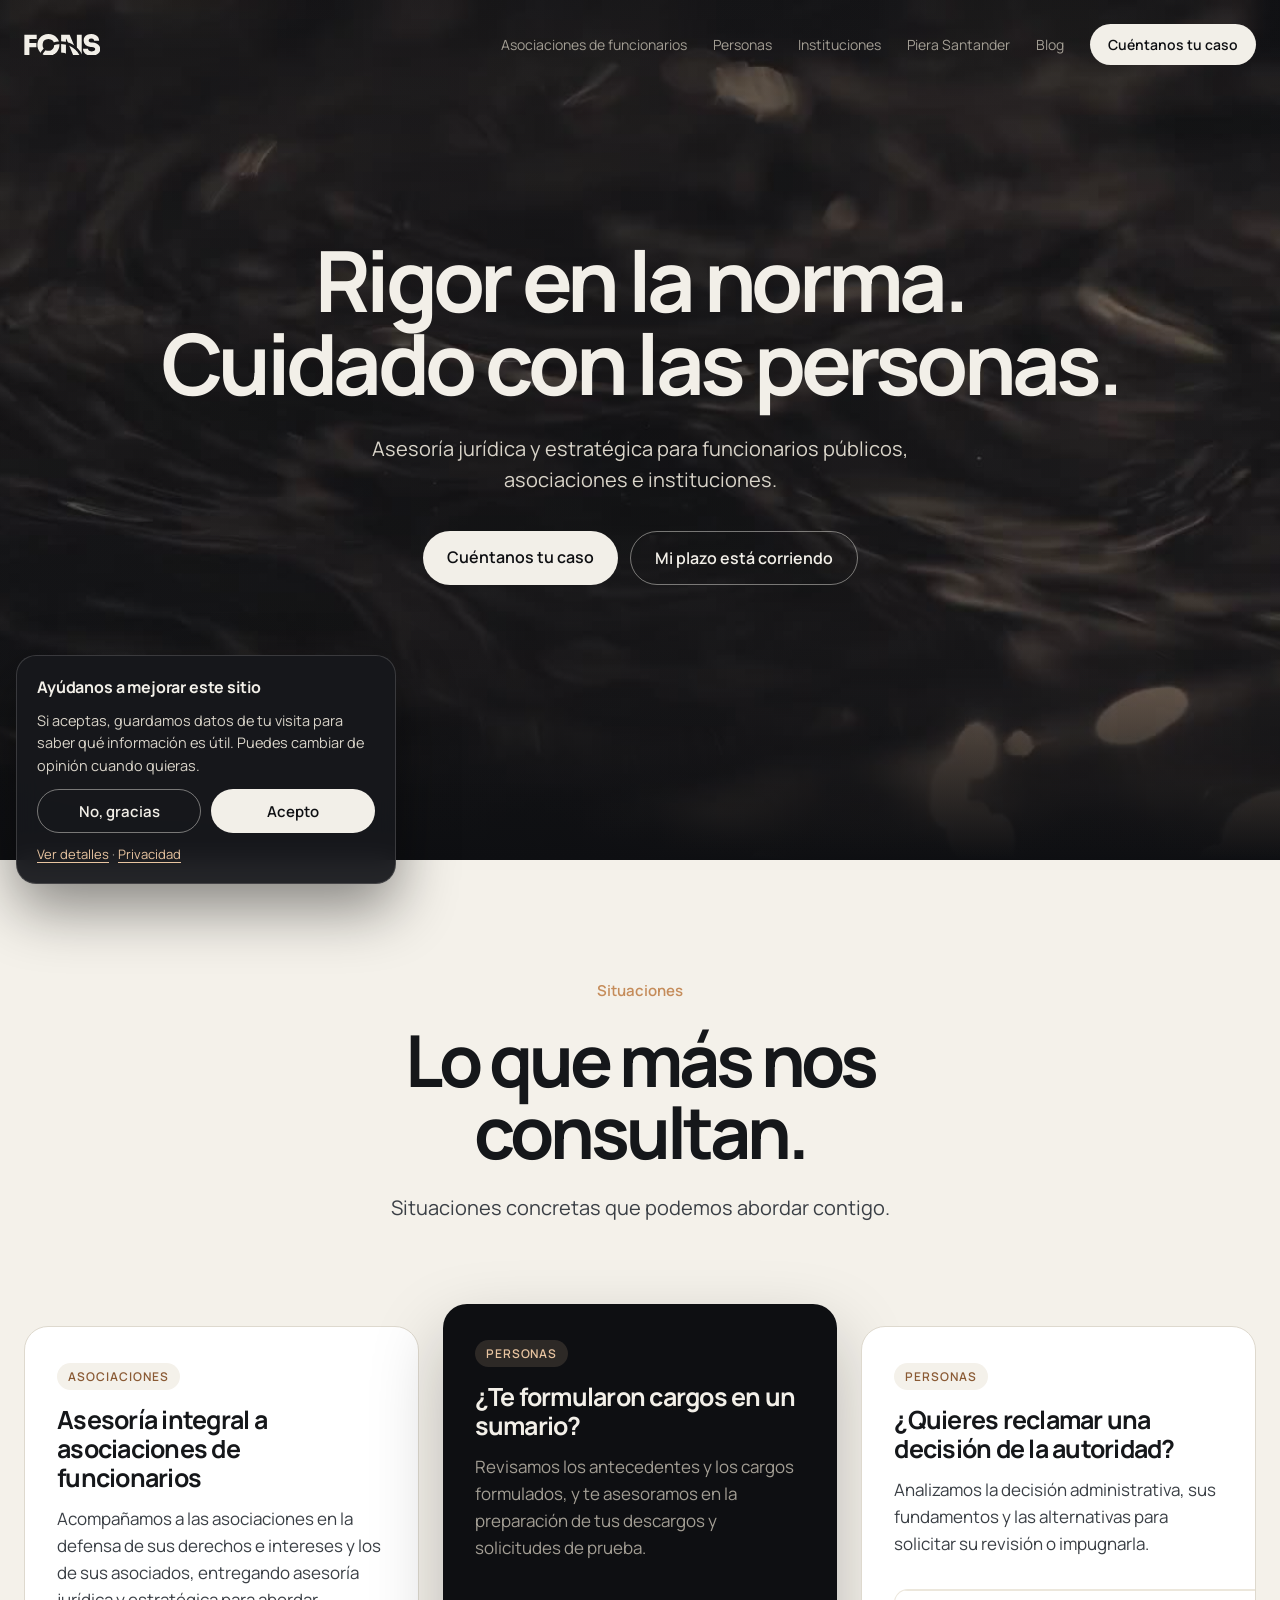
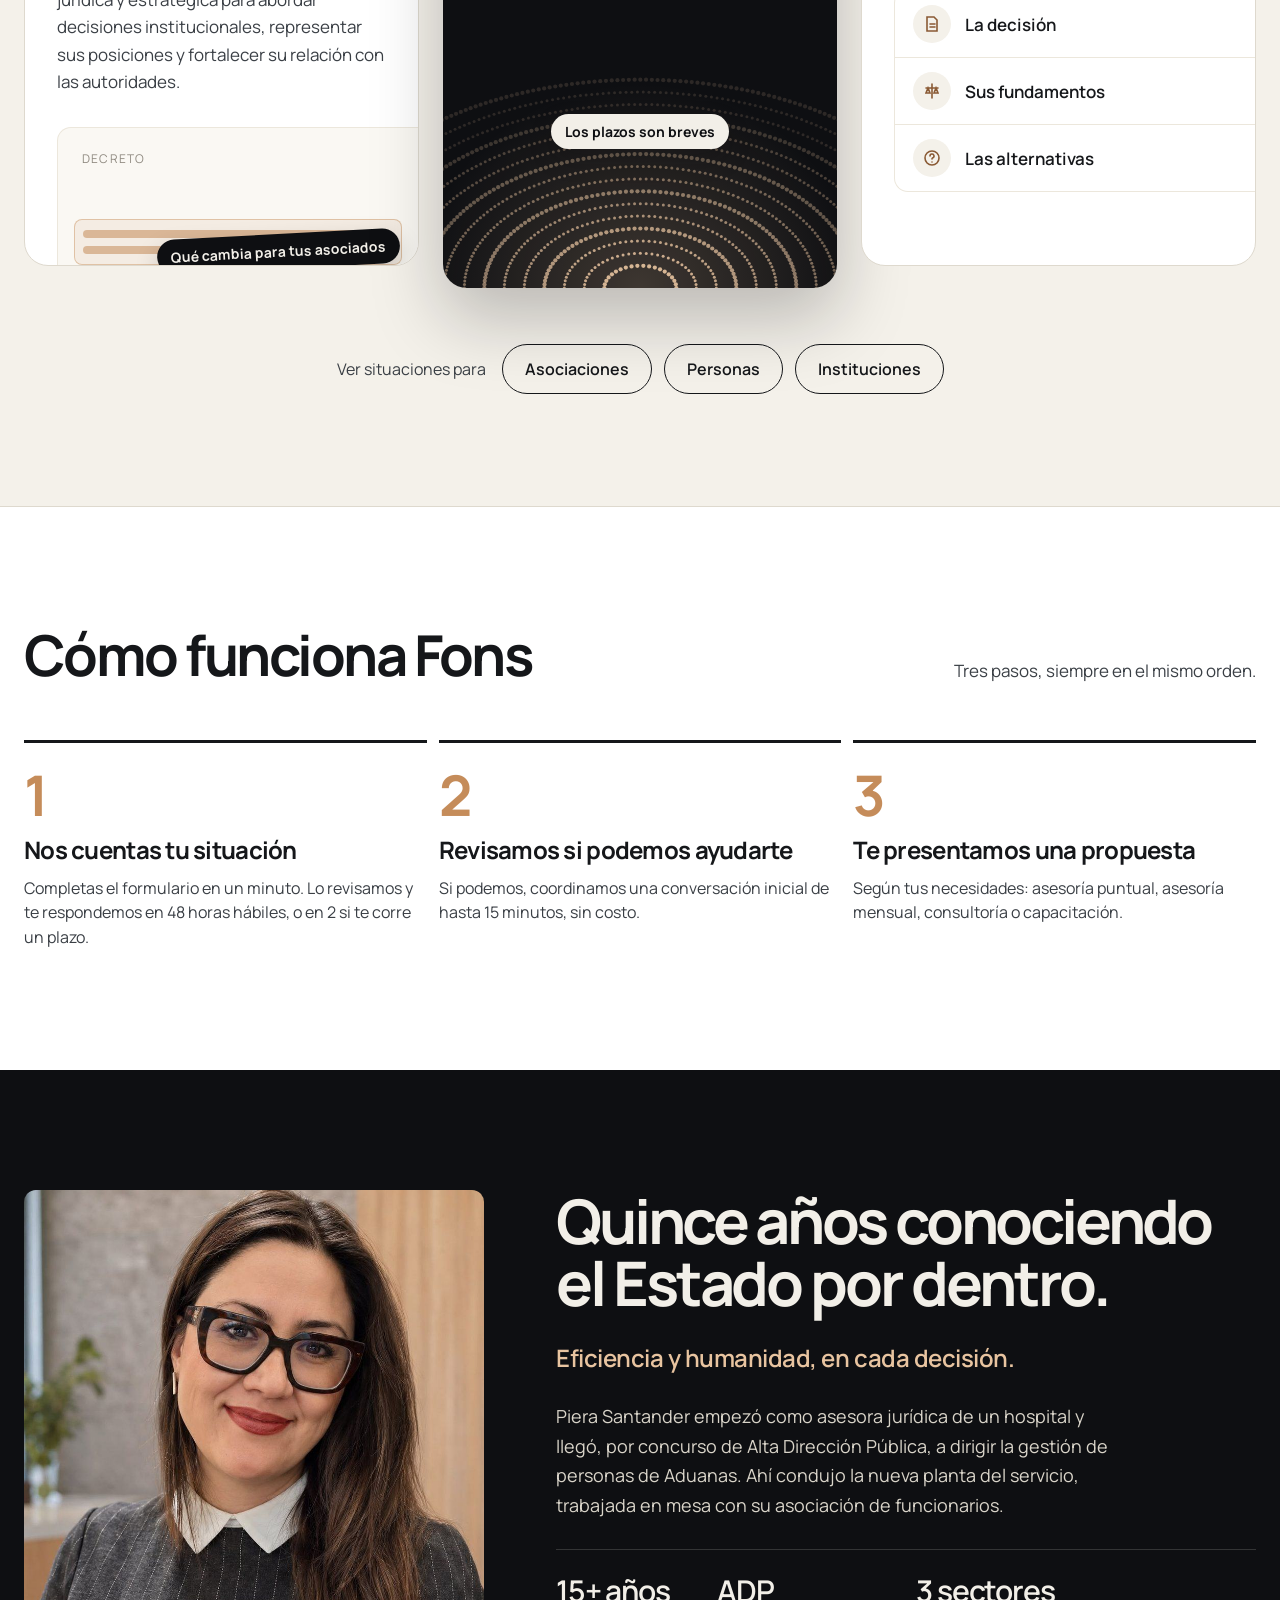
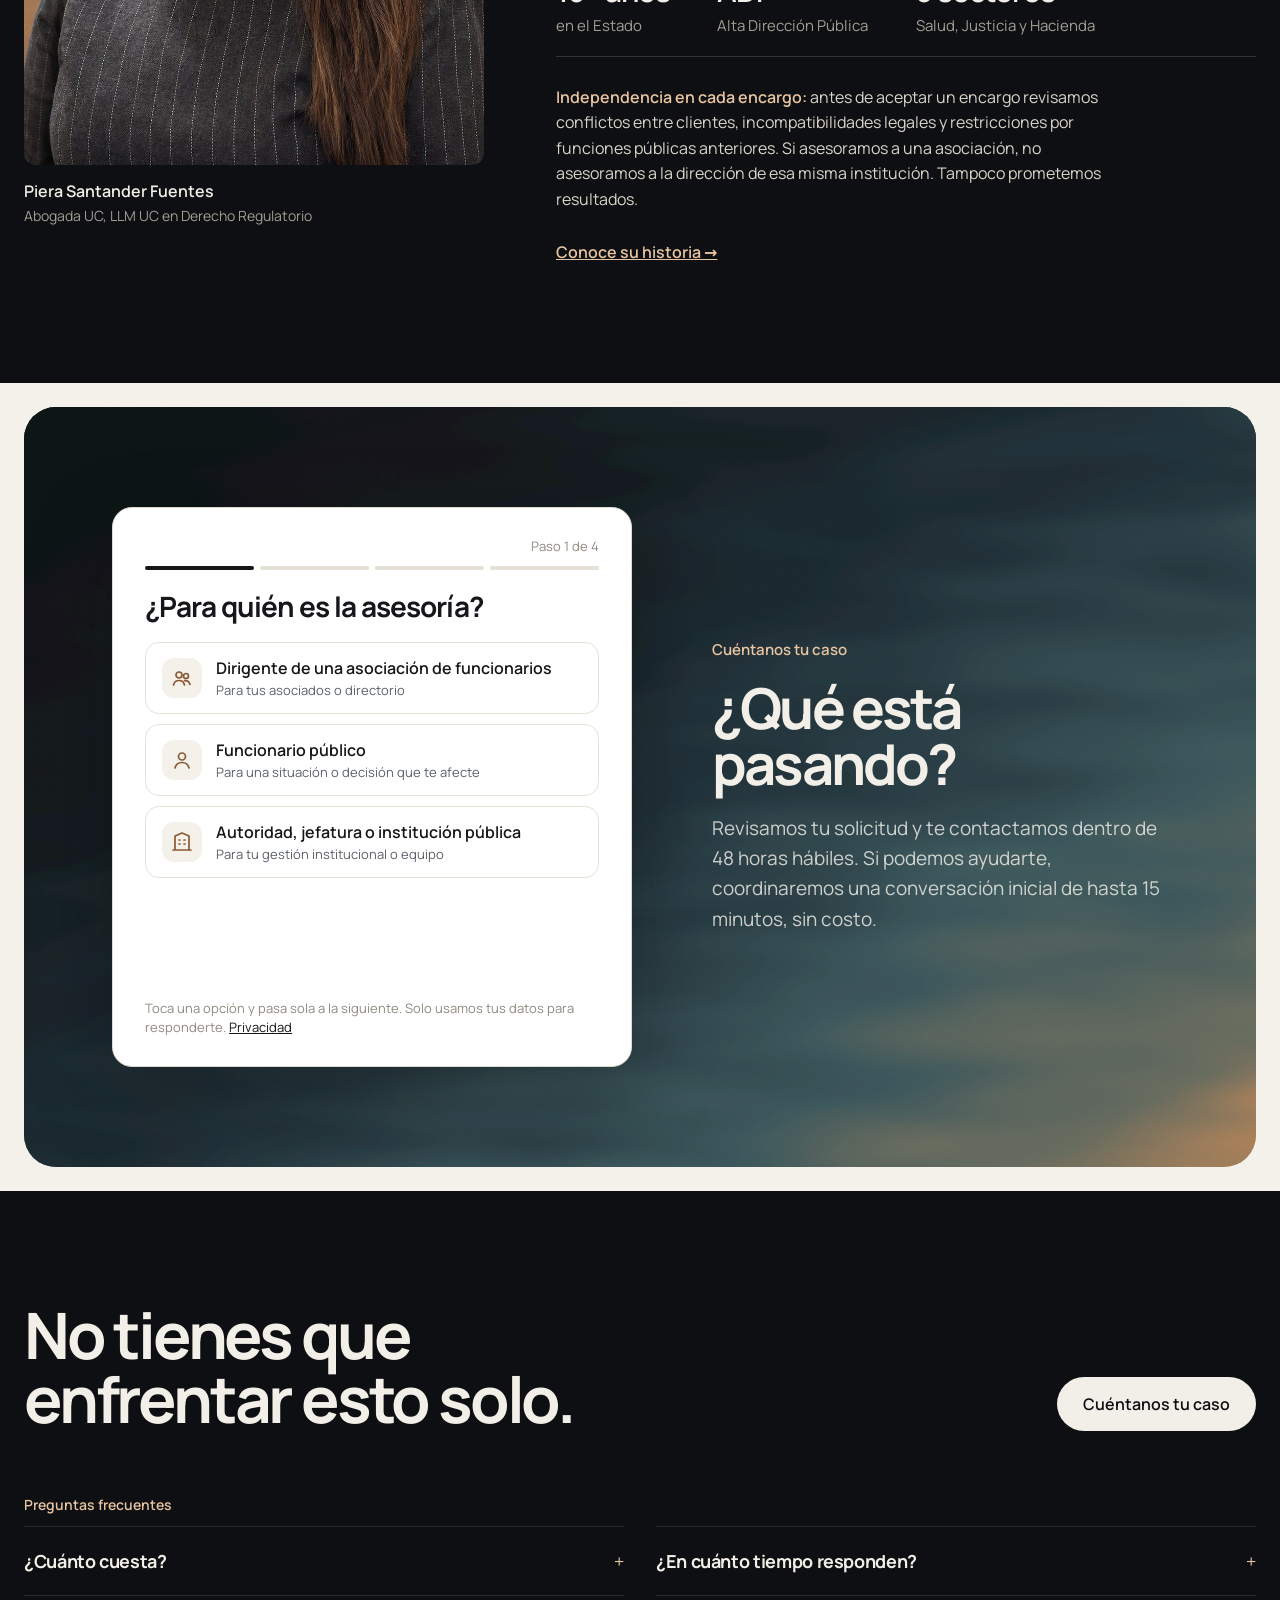
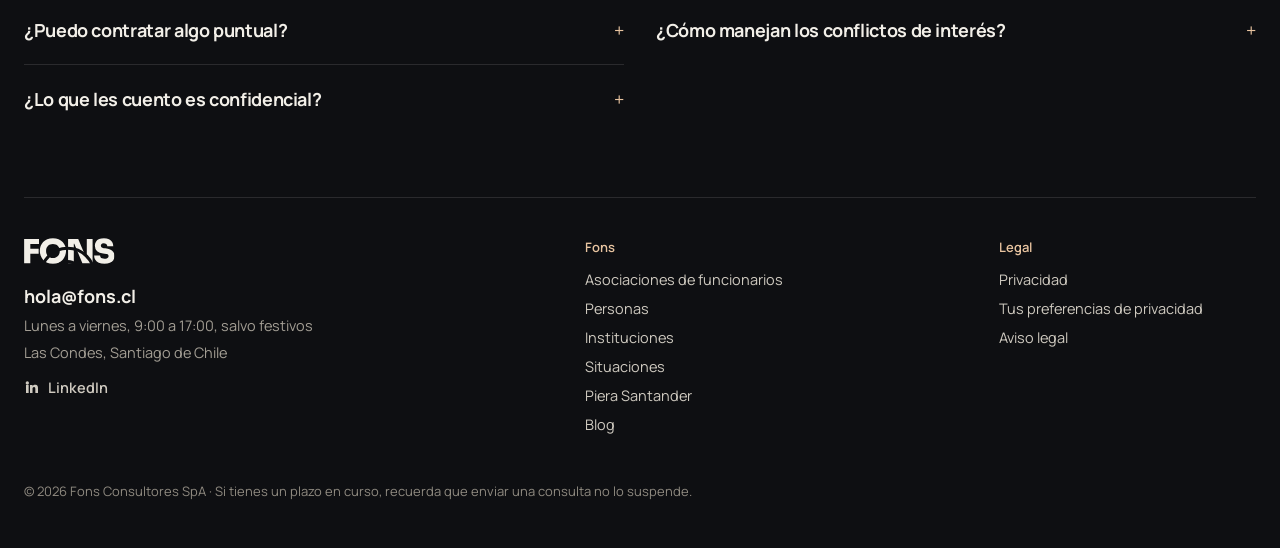
<file: index.html>
<!DOCTYPE html>

<html lang="es">
<head>
<meta charset="utf-8"/>
<script>
window.dataLayer = window.dataLayer || [];
function gtag(){dataLayer.push(arguments);}
gtag('consent', 'default', {ad_storage: 'denied', ad_user_data: 'denied', ad_personalization: 'denied', analytics_storage: 'denied', wait_for_update: 500});
try { if (localStorage.getItem('fons_consent') === 'granted') gtag('consent', 'update', {analytics_storage: 'granted'}); } catch (e) {}
gtag('js', new Date());
</script>
<script async="" src="https://www.googletagmanager.com/gtm.js?id=GTM-M7PFMKXB"></script>
<meta content="width=device-width, initial-scale=1" name="viewport"/><meta content="Asesoría jurídica y estratégica para asociaciones de funcionarios, equipos directivos y funcionarios públicos. Dirección técnica de Piera Santander Fuentes, Abogada UC, LLM UC en Derecho Regulatorio." name="description"/><meta content="Fons · Asesoría jurídica y estratégica para el sector público" property="og:title"/><meta content="Asesoría jurídica y estratégica para asociaciones de funcionarios, equipos directivos y funcionarios públicos. Dirección técnica de Piera Santander Fuentes, Abogada UC, LLM UC en Derecho Regulatorio." property="og:description"/><meta content="website" property="og:type"/><meta content="#0E0F12" name="theme-color"/><link href="/assets/favicon.svg" rel="icon" type="image/svg+xml"/><link as="font" crossorigin="" href="/assets/manrope.woff2" rel="preload" type="font/woff2"/><link href="/assets/site.css" rel="stylesheet"/><meta charset="utf-8"/>
<title>Fons · Asesoría jurídica y estratégica para el sector público</title>
<style>
@media (max-width: 760px){
  .fc-pad{padding:12px 12px !important}
  .fc-inner{border-radius:24px !important;min-height:0 !important}
  .fc-row{padding:40px 16px 16px !important;gap:28px !important;flex-direction:column-reverse;align-items:stretch !important}
  .fc-form{flex:1 1 auto !important;width:100% !important;min-height:0 !important}
  .fc-text{flex:0 0 auto !important}
  .fc-text h2{font-size:34px !important}
  .fc-text p{font-size:16px !important}
  .faq-foot{grid-template-columns:1fr !important}
}

.fons-burger{display:none}
@media (max-width: 760px){
  nav{flex-wrap:nowrap !important;padding:16px 20px !important;gap:12px !important}
  .fons-links{flex-wrap:nowrap !important;gap:14px !important}
  .fons-links > a:not([style*="background"]){display:none !important}
  .fons-links > a[style*="background"]{padding:9px 14px !important;font-size:13px !important;white-space:nowrap}
  .fons-burger{display:flex !important;align-items:center}
  section > div{padding-top:72px !important;padding-bottom:72px !important}
  .sit-card{flex:1 1 100% !important;height:auto !important;margin-top:0 !important}
  .sit-card > div:last-child{min-height:200px}
  .sit-card.feat{height:400px !important}
  .sit-home .sit-card.feat{order:-1}
  .sit-home .sit-card:not(.feat) > div:last-child{display:none !important}
  .sit-home .sit-card:not(.feat){padding-bottom:28px}
  form div[style*="repeat(3,1fr)"]{grid-template-columns:1fr 1fr !important}
  form{padding:22px 18px !important}
  div[style*="repeat(2, minmax(0, 1fr))"]{grid-template-columns:1fr !important}
  a[style*="padding: 48px"]{padding:28px !important}
  h1,h2{overflow-wrap:break-word}
  section[style*="min-height"]{min-height:0 !important}
}

body{margin:0;background:#0E0F12}
a{color:#E8C4A0}
.fons-media{position:absolute;inset:0;width:100%;height:100%;object-fit:cover;object-position:center 60%}
.fons-veil{position:absolute;inset:0;background:radial-gradient(ellipse 55% 50% at 50% 45%,rgba(14,15,18,0.55),rgba(14,15,18,0.1) 75%),linear-gradient(180deg,rgba(14,15,18,0.6) 0%,rgba(14,15,18,0.15) 35%,rgba(14,15,18,0.25) 70%,#0E0F12 100%)}
@media (prefers-reduced-motion: reduce){video.fons-media{display:none}}
</style>
<link href="https://fons.cl/" rel="canonical"/><meta content="https://fons.cl/" property="og:url"/></head>
<body>
<div style="font-family: Manrope, system-ui, -apple-system, 'Segoe UI', sans-serif; color: #F2EFE8; background: #0E0F12; width: 100%">
<section style="position: relative; overflow: hidden; min-height: 860px; background: radial-gradient(ellipse 46% 60% at 50% 0%, rgba(232, 196, 160, 0.46), rgba(232, 196, 160, 0) 72%), radial-gradient(ellipse 50% 22% at 50% 640px, rgba(232, 196, 160, 0.12), rgba(232, 196, 160, 0) 70%), linear-gradient(180deg, #17161A 0%, #0E0F12 100%)">
<img alt="" aria-hidden="true" class="fons-media" src="/assets/fondo.jpg"/>
<video aria-hidden="true" autoplay="" class="fons-media" loop="" muted="" playsinline="" poster="/assets/fondo.jpg" preload="auto" src="/assets/fondo.mp4"></video>
<div aria-hidden="true" class="fons-veil"></div>
<nav style="position: relative; max-width: 1280px; margin: 0 auto; padding: 24px; display: flex; flex-wrap: wrap; gap: 16px 32px; align-items: center; justify-content: space-between">
<a aria-label="Fons, inicio" href="/" style="display: flex; align-items: center; gap: 10px; color: #F2EFE8; text-decoration: none">
<svg aria-hidden="true" height="21.8" style="display: block" viewbox="70 -756 2728 780" width="76.4"><mask height="780" id="fonsS1" maskunits="userSpaceOnUse" width="2728" x="70" y="-756"><rect fill="#fff" height="780" width="2728" x="70" y="-756"></rect><path d="M579 356 A804 804 0 0 1 2187 356" fill="none" stroke="#000" stroke-width="94"></path><path d="M981 356 A402 402 0 0 1 1785 356" fill="none" stroke="#000" stroke-width="94"></path></mask><path d="M74.0 0.0V-730.0H522.0V-578.0H260.0V-435.0H511.0V-283.0H260.0V0.0ZM940.0 20.0Q840.0 20.0 766.0 -14.5Q692.0 -49.0 643.0 -105.5Q594.0 -162.0 570.0 -228.0Q546.0 -294.0 546.0 -356.0V-378.0Q546.0 -447.0 571.0 -513.5Q596.0 -580.0 646.0 -634.0Q696.0 -688.0 769.5 -720.0Q843.0 -752.0 940.0 -752.0Q1036.0 -752.0 1109.5 -720.0Q1183.0 -688.0 1233.0 -634.0Q1283.0 -580.0 1308.5 -513.5Q1334.0 -447.0 1334.0 -378.0V-356.0Q1334.0 -294.0 1309.5 -228.0Q1285.0 -162.0 1236.0 -105.5Q1187.0 -49.0 1113.0 -14.5Q1039.0 20.0 940.0 20.0ZM940.0 -154.0Q988.0 -154.0 1026.0 -170.0Q1064.0 -186.0 1091.0 -215.0Q1118.0 -244.0 1132.0 -282.5Q1146.0 -321.0 1146.0 -366.0Q1146.0 -414.0 1131.5 -453.0Q1117.0 -492.0 1090.0 -520.0Q1063.0 -548.0 1025.0 -563.0Q987.0 -578.0 940.0 -578.0Q892.0 -578.0 854.0 -563.0Q816.0 -548.0 789.0 -520.0Q762.0 -492.0 748.0 -453.0Q734.0 -414.0 734.0 -366.0Q734.0 -321.0 748.0 -282.5Q762.0 -244.0 789.0 -215.0Q816.0 -186.0 854.0 -170.0Q892.0 -154.0 940.0 -154.0ZM1396.0 0.0V-730.0H1701.0L1944.0 -148.0H1959.0V-730.0H2133.0V0.0H1826.0L1583.0 -582.0H1568.0V0.0ZM2491.0 20.0Q2389.0 20.0 2319.5 -12.0Q2250.0 -44.0 2214.5 -99.5Q2179.0 -155.0 2179.0 -227.0H2359.0Q2359.0 -201.0 2373.5 -179.5Q2388.0 -158.0 2417.0 -146.0Q2446.0 -134.0 2491.0 -134.0Q2530.0 -134.0 2557.5 -144.0Q2585.0 -154.0 2599.5 -172.0Q2614.0 -190.0 2614.0 -215.0Q2614.0 -247.0 2587.0 -264.5Q2560.0 -282.0 2496.0 -287.0L2449.0 -291.0Q2336.0 -301.0 2269.0 -362.0Q2202.0 -423.0 2202.0 -524.0Q2202.0 -596.0 2235.5 -647.0Q2269.0 -698.0 2330.0 -725.0Q2391.0 -752.0 2474.0 -752.0Q2564.0 -752.0 2626.5 -722.0Q2689.0 -692.0 2722.0 -637.5Q2755.0 -583.0 2755.0 -511.0H2575.0Q2575.0 -535.0 2563.0 -555.0Q2551.0 -575.0 2528.5 -586.5Q2506.0 -598.0 2474.0 -598.0Q2444.0 -598.0 2423.5 -588.5Q2403.0 -579.0 2392.5 -562.0Q2382.0 -545.0 2382.0 -524.0Q2382.0 -496.0 2401.0 -476.0Q2420.0 -456.0 2467.0 -452.0L2514.0 -448.0Q2596.0 -441.0 2659.0 -412.5Q2722.0 -384.0 2758.0 -335.0Q2794.0 -286.0 2794.0 -215.0Q2794.0 -144.0 2757.5 -91.0Q2721.0 -38.0 2653.5 -9.0Q2586.0 20.0 2491.0 20.0Z" fill="#F2EFE8" mask="url(#fonsS1)"></path></svg>
</a>
<div class="fons-links" style="display: flex; flex-wrap: wrap; gap: 8px 26px; align-items: center; font-size: 14px">
<a href="/directorios/" style="color: #A39E94; text-decoration: none">Asociaciones de funcionarios</a>
<a href="/funcionarios/" style="color: #A39E94; text-decoration: none">Personas</a>
<a href="/instituciones/" style="color: #A39E94; text-decoration: none">Instituciones</a>
<a href="/piera-santander/" style="color: #A39E94; text-decoration: none">Piera Santander</a><a href="/blog/" style="color: #A39E94; text-decoration: none">Blog</a>
<a href="#diagnostico" style="background: #F2EFE8; color: #0E0F12; padding: 11px 18px; border-radius: 999px; text-decoration: none; font-weight: 600">Cuéntanos tu caso</a>
<button aria-expanded="false" aria-label="Abrir menú" class="fons-burger" type="button"><svg height="22" viewbox="0 0 22 22" width="22"><path d="M3 7h16M3 15h16" stroke="#F2EFE8" stroke-linecap="round" stroke-width="2"></path></svg></button>
</div>
</nav>
<div style="position: relative; max-width: 1100px; margin: 0 auto; padding: 150px 24px 120px; display: flex; flex-direction: column; align-items: center; text-align: center; gap: 28px">
<div style="display: flex; flex-direction: column; align-items: center; gap: 28px">
<h1 style="margin: 0; font-family: 'Manrope', system-ui, sans-serif; font-weight: 700; font-size: clamp(44px, 6.6vw, 96px); line-height: 0.98; letter-spacing: -0.055em; max-width: 26ch; text-wrap: balance">Rigor en la norma.<br/>Cuidado con las personas.</h1>
<p style="margin: 0; font-size: 20px; line-height: 1.55; color: #D9D4C9; max-width: 48ch">Asesoría jurídica y estratégica para funcionarios públicos, asociaciones e instituciones.</p>
</div>
<div style="display: flex; flex-wrap: wrap; justify-content: center; gap: 12px; padding-top: 8px">
<a href="#diagnostico" style="background: #F2EFE8; color: #0E0F12; padding: 15px 24px; border-radius: 999px; text-decoration: none; font-weight: 600; font-size: 16px">Cuéntanos tu caso</a>
<a href="/funcionarios/" style="border: 1px solid rgba(242, 239, 232, 0.45); color: #F2EFE8; padding: 15px 24px; border-radius: 999px; text-decoration: none; font-weight: 600; font-size: 16px">Mi plazo está corriendo</a>
</div>
</div>
</section>
<section style="background:#F4F1EA;color:#15171A">
<div style="max-width:1280px;margin:0 auto;padding:120px 24px 112px">
<div style="display:flex;flex-direction:column;align-items:center;text-align:center;gap:24px">
<span style="font-size:15px;font-weight:600;color:#C58C5A">Situaciones</span>
<h2 style="margin:0;font-family:'Manrope', system-ui, sans-serif;font-weight:700;font-size:clamp(44px,5.6vw,76px);line-height:1;letter-spacing:-.055em;max-width:15ch">Lo que más nos consultan.</h2>
<p style="margin:0;font-size:20px;line-height:1.6;color:#3A3F45;max-width:46ch">Situaciones concretas que podemos abordar contigo.</p>
</div>
<div class="sit-home" style="display:flex;flex-wrap:wrap;gap:24px;margin-top:80px;align-items:flex-start">
<div class="sit-card" data-pub="asoc" id="reorganizacion" style="flex:1 1 300px;min-width:0;height:540px;margin-top:22px;border-radius:24px;overflow:hidden;position:relative;display:flex;flex-direction:column;background:#FFFFFF;border:1px solid #DED9CE;color:#15171A;box-sizing:border-box">
<div style="padding:36px 32px 0;display:flex;flex-direction:column;gap:12px"><span class="pub-tag">Asociaciones</span><span style="font-family:'Manrope', system-ui, sans-serif;font-size:25px;font-weight:700;letter-spacing:-.03em;line-height:1.15">Asesoría integral a asociaciones de funcionarios</span><span style="font-size:17px;line-height:1.6;color:#3A3F45">Acompañamos a las asociaciones en la defensa de sus derechos e intereses y los de sus asociados, entregando asesoría jurídica y estratégica para abordar decisiones institucionales, representar sus posiciones y fortalecer su relación con las autoridades.</span></div>
<div style="margin:32px 0 0 32px;flex:1;background:#FAF8F3;border:1px solid #ECE7DC;border-right:0;border-bottom:0;border-radius:14px 0 0 0;padding:22px 24px;display:flex;flex-direction:column;gap:12px;position:relative;overflow:hidden"><span style="font-size:12px;letter-spacing:.1em;color:#8F8A80">DECRETO</span><div style="height:8px;border-radius:4px;background:#E6E1D6;width:90%"></div><div style="height:8px;border-radius:4px;background:#E6E1D6;width:76%"></div><div style="height:8px;border-radius:4px;background:#E6E1D6;width:84%"></div><div style="margin:4px -8px;padding:10px 8px;border-radius:8px;background:rgba(197,140,90,.10);border:1px solid rgba(197,140,90,.45);display:flex;flex-direction:column;gap:8px"><div style="height:8px;border-radius:4px;background:rgba(197,140,90,.55);width:88%"></div><div style="height:8px;border-radius:4px;background:rgba(197,140,90,.55);width:62%"></div></div><div style="height:8px;border-radius:4px;background:#E6E1D6;width:80%"></div><span style="position:absolute;right:18px;top:112px;transform:rotate(-3deg)"><span style="background:#0E0F12;color:#F2EFE8;border-radius:999px;padding:8px 14px;font-size:14px;font-weight:700;white-space:nowrap;box-shadow:0 10px 24px rgba(14,15,18,.18)">Qué cambia para tus asociados</span></span></div>
</div><div class="sit-card feat" data-pub="persona" id="sumario" style="flex:1 1 300px;min-width:0;height:584px;border-radius:24px;overflow:hidden;position:relative;display:flex;flex-direction:column;background:radial-gradient(ellipse 80% 50% at 50% 100%,rgba(232,196,160,.22),rgba(232,196,160,0) 70%),#0E0F12;color:#F2EFE8;box-shadow:0 30px 70px rgba(14,15,18,.25)">
<div style="position:relative;z-index:1;padding:36px 32px 0;display:flex;flex-direction:column;gap:12px"><span class="pub-tag osc">Personas</span><span style="font-family:'Manrope', system-ui, sans-serif;font-size:25px;font-weight:700;letter-spacing:-.03em;line-height:1.15">¿Te formularon cargos en un sumario?</span><span style="font-size:17px;line-height:1.6;color:#A39E94">Revisamos los antecedentes y los cargos formulados, y te asesoramos en la preparación de tus descargos y solicitudes de prueba.</span></div>
<svg aria-hidden="true" height="321" preserveaspectratio="xMidYMax slice" style="position:absolute;left:0;bottom:0" viewbox="0 0 410 321" width="100%"><circle cx="169.0" cy="321.0" fill="#E8C4A0" fill-opacity="0.90" r="2.1"></circle><circle cx="169.5" cy="317.3" fill="#E8C4A0" fill-opacity="0.90" r="2.1"></circle><circle cx="171.0" cy="313.8" fill="#E8C4A0" fill-opacity="0.90" r="2.1"></circle><circle cx="173.3" cy="310.4" fill="#E8C4A0" fill-opacity="0.90" r="2.1"></circle><circle cx="176.6" cy="307.3" fill="#E8C4A0" fill-opacity="0.90" r="2.1"></circle><circle cx="180.6" cy="304.6" fill="#E8C4A0" fill-opacity="0.90" r="2.1"></circle><circle cx="185.3" cy="302.3" fill="#E8C4A0" fill-opacity="0.90" r="2.1"></circle><circle cx="190.5" cy="300.6" fill="#E8C4A0" fill-opacity="0.90" r="2.1"></circle><circle cx="196.2" cy="299.4" fill="#E8C4A0" fill-opacity="0.90" r="2.1"></circle><circle cx="202.0" cy="298.8" fill="#E8C4A0" fill-opacity="0.90" r="2.1"></circle><circle cx="208.0" cy="298.8" fill="#E8C4A0" fill-opacity="0.90" r="2.1"></circle><circle cx="213.8" cy="299.4" fill="#E8C4A0" fill-opacity="0.90" r="2.1"></circle><circle cx="219.5" cy="300.6" fill="#E8C4A0" fill-opacity="0.90" r="2.1"></circle><circle cx="224.7" cy="302.3" fill="#E8C4A0" fill-opacity="0.90" r="2.1"></circle><circle cx="229.4" cy="304.6" fill="#E8C4A0" fill-opacity="0.90" r="2.1"></circle><circle cx="233.4" cy="307.3" fill="#E8C4A0" fill-opacity="0.90" r="2.1"></circle><circle cx="236.7" cy="310.4" fill="#E8C4A0" fill-opacity="0.90" r="2.1"></circle><circle cx="239.0" cy="313.8" fill="#E8C4A0" fill-opacity="0.90" r="2.1"></circle><circle cx="240.5" cy="317.3" fill="#E8C4A0" fill-opacity="0.90" r="2.1"></circle><circle cx="241.0" cy="321.0" fill="#E8C4A0" fill-opacity="0.90" r="2.1"></circle><circle cx="149.0" cy="321.0" fill="#E8C4A0" fill-opacity="0.84" r="1.5"></circle><circle cx="149.3" cy="317.4" fill="#E8C4A0" fill-opacity="0.84" r="1.5"></circle><circle cx="150.2" cy="313.8" fill="#E8C4A0" fill-opacity="0.84" r="1.5"></circle><circle cx="151.7" cy="310.3" fill="#E8C4A0" fill-opacity="0.84" r="1.5"></circle><circle cx="153.8" cy="306.9" fill="#E8C4A0" fill-opacity="0.84" r="1.5"></circle><circle cx="156.5" cy="303.6" fill="#E8C4A0" fill-opacity="0.84" r="1.5"></circle><circle cx="159.7" cy="300.6" fill="#E8C4A0" fill-opacity="0.84" r="1.5"></circle><circle cx="163.4" cy="297.8" fill="#E8C4A0" fill-opacity="0.84" r="1.5"></circle><circle cx="167.5" cy="295.2" fill="#E8C4A0" fill-opacity="0.84" r="1.5"></circle><circle cx="172.1" cy="292.9" fill="#E8C4A0" fill-opacity="0.84" r="1.5"></circle><circle cx="177.0" cy="290.9" fill="#E8C4A0" fill-opacity="0.84" r="1.5"></circle><circle cx="182.2" cy="289.3" fill="#E8C4A0" fill-opacity="0.84" r="1.5"></circle><circle cx="187.7" cy="288.0" fill="#E8C4A0" fill-opacity="0.84" r="1.5"></circle><circle cx="193.4" cy="287.0" fill="#E8C4A0" fill-opacity="0.84" r="1.5"></circle><circle cx="199.1" cy="286.5" fill="#E8C4A0" fill-opacity="0.84" r="1.5"></circle><circle cx="205.0" cy="286.3" fill="#E8C4A0" fill-opacity="0.84" r="1.5"></circle><circle cx="210.9" cy="286.5" fill="#E8C4A0" fill-opacity="0.84" r="1.5"></circle><circle cx="216.6" cy="287.0" fill="#E8C4A0" fill-opacity="0.84" r="1.5"></circle><circle cx="222.3" cy="288.0" fill="#E8C4A0" fill-opacity="0.84" r="1.5"></circle><circle cx="227.8" cy="289.3" fill="#E8C4A0" fill-opacity="0.84" r="1.5"></circle><circle cx="233.0" cy="290.9" fill="#E8C4A0" fill-opacity="0.84" r="1.5"></circle><circle cx="237.9" cy="292.9" fill="#E8C4A0" fill-opacity="0.84" r="1.5"></circle><circle cx="242.5" cy="295.2" fill="#E8C4A0" fill-opacity="0.84" r="1.5"></circle><circle cx="246.6" cy="297.8" fill="#E8C4A0" fill-opacity="0.84" r="1.5"></circle><circle cx="250.3" cy="300.6" fill="#E8C4A0" fill-opacity="0.84" r="1.5"></circle><circle cx="253.5" cy="303.6" fill="#E8C4A0" fill-opacity="0.84" r="1.5"></circle><circle cx="256.2" cy="306.9" fill="#E8C4A0" fill-opacity="0.84" r="1.5"></circle><circle cx="258.3" cy="310.3" fill="#E8C4A0" fill-opacity="0.84" r="1.5"></circle><circle cx="259.8" cy="313.8" fill="#E8C4A0" fill-opacity="0.84" r="1.5"></circle><circle cx="260.7" cy="317.4" fill="#E8C4A0" fill-opacity="0.84" r="1.5"></circle><circle cx="261.0" cy="321.0" fill="#E8C4A0" fill-opacity="0.84" r="1.5"></circle><circle cx="129.0" cy="321.0" fill="#E8C4A0" fill-opacity="0.78" r="1.5"></circle><circle cx="129.2" cy="317.4" fill="#E8C4A0" fill-opacity="0.78" r="1.5"></circle><circle cx="129.9" cy="313.8" fill="#E8C4A0" fill-opacity="0.78" r="1.5"></circle><circle cx="131.0" cy="310.3" fill="#E8C4A0" fill-opacity="0.78" r="1.5"></circle><circle cx="132.5" cy="306.8" fill="#E8C4A0" fill-opacity="0.78" r="1.5"></circle><circle cx="134.5" cy="303.4" fill="#E8C4A0" fill-opacity="0.78" r="1.5"></circle><circle cx="136.9" cy="300.1" fill="#E8C4A0" fill-opacity="0.78" r="1.5"></circle><circle cx="139.7" cy="296.9" fill="#E8C4A0" fill-opacity="0.78" r="1.5"></circle><circle cx="142.8" cy="293.9" fill="#E8C4A0" fill-opacity="0.78" r="1.5"></circle><circle cx="146.4" cy="291.0" fill="#E8C4A0" fill-opacity="0.78" r="1.5"></circle><circle cx="150.2" cy="288.3" fill="#E8C4A0" fill-opacity="0.78" r="1.5"></circle><circle cx="154.4" cy="285.8" fill="#E8C4A0" fill-opacity="0.78" r="1.5"></circle><circle cx="158.9" cy="283.5" fill="#E8C4A0" fill-opacity="0.78" r="1.5"></circle><circle cx="163.7" cy="281.4" fill="#E8C4A0" fill-opacity="0.78" r="1.5"></circle><circle cx="168.7" cy="279.6" fill="#E8C4A0" fill-opacity="0.78" r="1.5"></circle><circle cx="173.9" cy="278.0" fill="#E8C4A0" fill-opacity="0.78" r="1.5"></circle><circle cx="179.3" cy="276.7" fill="#E8C4A0" fill-opacity="0.78" r="1.5"></circle><circle cx="184.9" cy="275.6" fill="#E8C4A0" fill-opacity="0.78" r="1.5"></circle><circle cx="190.5" cy="274.7" fill="#E8C4A0" fill-opacity="0.78" r="1.5"></circle><circle cx="196.3" cy="274.2" fill="#E8C4A0" fill-opacity="0.78" r="1.5"></circle><circle cx="202.1" cy="273.9" fill="#E8C4A0" fill-opacity="0.78" r="1.5"></circle><circle cx="207.9" cy="273.9" fill="#E8C4A0" fill-opacity="0.78" r="1.5"></circle><circle cx="213.7" cy="274.2" fill="#E8C4A0" fill-opacity="0.78" r="1.5"></circle><circle cx="219.5" cy="274.7" fill="#E8C4A0" fill-opacity="0.78" r="1.5"></circle><circle cx="225.1" cy="275.6" fill="#E8C4A0" fill-opacity="0.78" r="1.5"></circle><circle cx="230.7" cy="276.7" fill="#E8C4A0" fill-opacity="0.78" r="1.5"></circle><circle cx="236.1" cy="278.0" fill="#E8C4A0" fill-opacity="0.78" r="1.5"></circle><circle cx="241.3" cy="279.6" fill="#E8C4A0" fill-opacity="0.78" r="1.5"></circle><circle cx="246.3" cy="281.4" fill="#E8C4A0" fill-opacity="0.78" r="1.5"></circle><circle cx="251.1" cy="283.5" fill="#E8C4A0" fill-opacity="0.78" r="1.5"></circle><circle cx="255.6" cy="285.8" fill="#E8C4A0" fill-opacity="0.78" r="1.5"></circle><circle cx="259.8" cy="288.3" fill="#E8C4A0" fill-opacity="0.78" r="1.5"></circle><circle cx="263.6" cy="291.0" fill="#E8C4A0" fill-opacity="0.78" r="1.5"></circle><circle cx="267.2" cy="293.9" fill="#E8C4A0" fill-opacity="0.78" r="1.5"></circle><circle cx="270.3" cy="296.9" fill="#E8C4A0" fill-opacity="0.78" r="1.5"></circle><circle cx="273.1" cy="300.1" fill="#E8C4A0" fill-opacity="0.78" r="1.5"></circle><circle cx="275.5" cy="303.4" fill="#E8C4A0" fill-opacity="0.78" r="1.5"></circle><circle cx="277.5" cy="306.8" fill="#E8C4A0" fill-opacity="0.78" r="1.5"></circle><circle cx="279.0" cy="310.3" fill="#E8C4A0" fill-opacity="0.78" r="1.5"></circle><circle cx="280.1" cy="313.8" fill="#E8C4A0" fill-opacity="0.78" r="1.5"></circle><circle cx="280.8" cy="317.4" fill="#E8C4A0" fill-opacity="0.78" r="1.5"></circle><circle cx="281.0" cy="321.0" fill="#E8C4A0" fill-opacity="0.78" r="1.5"></circle><circle cx="109.0" cy="321.0" fill="#E8C4A0" fill-opacity="0.72" r="2.1"></circle><circle cx="109.2" cy="317.4" fill="#E8C4A0" fill-opacity="0.72" r="2.1"></circle><circle cx="109.7" cy="313.8" fill="#E8C4A0" fill-opacity="0.72" r="2.1"></circle><circle cx="110.6" cy="310.3" fill="#E8C4A0" fill-opacity="0.72" r="2.1"></circle><circle cx="111.8" cy="306.8" fill="#E8C4A0" fill-opacity="0.72" r="2.1"></circle><circle cx="113.3" cy="303.3" fill="#E8C4A0" fill-opacity="0.72" r="2.1"></circle><circle cx="115.2" cy="299.9" fill="#E8C4A0" fill-opacity="0.72" r="2.1"></circle><circle cx="117.5" cy="296.6" fill="#E8C4A0" fill-opacity="0.72" r="2.1"></circle><circle cx="120.0" cy="293.3" fill="#E8C4A0" fill-opacity="0.72" r="2.1"></circle><circle cx="122.8" cy="290.2" fill="#E8C4A0" fill-opacity="0.72" r="2.1"></circle><circle cx="126.0" cy="287.2" fill="#E8C4A0" fill-opacity="0.72" r="2.1"></circle><circle cx="129.4" cy="284.3" fill="#E8C4A0" fill-opacity="0.72" r="2.1"></circle><circle cx="133.1" cy="281.5" fill="#E8C4A0" fill-opacity="0.72" r="2.1"></circle><circle cx="137.1" cy="278.9" fill="#E8C4A0" fill-opacity="0.72" r="2.1"></circle><circle cx="141.3" cy="276.4" fill="#E8C4A0" fill-opacity="0.72" r="2.1"></circle><circle cx="145.8" cy="274.1" fill="#E8C4A0" fill-opacity="0.72" r="2.1"></circle><circle cx="150.5" cy="272.0" fill="#E8C4A0" fill-opacity="0.72" r="2.1"></circle><circle cx="155.3" cy="270.1" fill="#E8C4A0" fill-opacity="0.72" r="2.1"></circle><circle cx="160.4" cy="268.3" fill="#E8C4A0" fill-opacity="0.72" r="2.1"></circle><circle cx="165.6" cy="266.7" fill="#E8C4A0" fill-opacity="0.72" r="2.1"></circle><circle cx="171.0" cy="265.3" fill="#E8C4A0" fill-opacity="0.72" r="2.1"></circle><circle cx="176.4" cy="264.2" fill="#E8C4A0" fill-opacity="0.72" r="2.1"></circle><circle cx="182.0" cy="263.2" fill="#E8C4A0" fill-opacity="0.72" r="2.1"></circle><circle cx="187.7" cy="262.5" fill="#E8C4A0" fill-opacity="0.72" r="2.1"></circle><circle cx="193.4" cy="261.9" fill="#E8C4A0" fill-opacity="0.72" r="2.1"></circle><circle cx="199.2" cy="261.6" fill="#E8C4A0" fill-opacity="0.72" r="2.1"></circle><circle cx="205.0" cy="261.5" fill="#E8C4A0" fill-opacity="0.72" r="2.1"></circle><circle cx="210.8" cy="261.6" fill="#E8C4A0" fill-opacity="0.72" r="2.1"></circle><circle cx="216.6" cy="261.9" fill="#E8C4A0" fill-opacity="0.72" r="2.1"></circle><circle cx="222.3" cy="262.5" fill="#E8C4A0" fill-opacity="0.72" r="2.1"></circle><circle cx="228.0" cy="263.2" fill="#E8C4A0" fill-opacity="0.72" r="2.1"></circle><circle cx="233.6" cy="264.2" fill="#E8C4A0" fill-opacity="0.72" r="2.1"></circle><circle cx="239.0" cy="265.3" fill="#E8C4A0" fill-opacity="0.72" r="2.1"></circle><circle cx="244.4" cy="266.7" fill="#E8C4A0" fill-opacity="0.72" r="2.1"></circle><circle cx="249.6" cy="268.3" fill="#E8C4A0" fill-opacity="0.72" r="2.1"></circle><circle cx="254.7" cy="270.1" fill="#E8C4A0" fill-opacity="0.72" r="2.1"></circle><circle cx="259.5" cy="272.0" fill="#E8C4A0" fill-opacity="0.72" r="2.1"></circle><circle cx="264.2" cy="274.1" fill="#E8C4A0" fill-opacity="0.72" r="2.1"></circle><circle cx="268.7" cy="276.4" fill="#E8C4A0" fill-opacity="0.72" r="2.1"></circle><circle cx="272.9" cy="278.9" fill="#E8C4A0" fill-opacity="0.72" r="2.1"></circle><circle cx="276.9" cy="281.5" fill="#E8C4A0" fill-opacity="0.72" r="2.1"></circle><circle cx="280.6" cy="284.3" fill="#E8C4A0" fill-opacity="0.72" r="2.1"></circle><circle cx="284.0" cy="287.2" fill="#E8C4A0" fill-opacity="0.72" r="2.1"></circle><circle cx="287.2" cy="290.2" fill="#E8C4A0" fill-opacity="0.72" r="2.1"></circle><circle cx="290.0" cy="293.3" fill="#E8C4A0" fill-opacity="0.72" r="2.1"></circle><circle cx="292.5" cy="296.6" fill="#E8C4A0" fill-opacity="0.72" r="2.1"></circle><circle cx="294.8" cy="299.9" fill="#E8C4A0" fill-opacity="0.72" r="2.1"></circle><circle cx="296.7" cy="303.3" fill="#E8C4A0" fill-opacity="0.72" r="2.1"></circle><circle cx="298.2" cy="306.8" fill="#E8C4A0" fill-opacity="0.72" r="2.1"></circle><circle cx="299.4" cy="310.3" fill="#E8C4A0" fill-opacity="0.72" r="2.1"></circle><circle cx="300.3" cy="313.8" fill="#E8C4A0" fill-opacity="0.72" r="2.1"></circle><circle cx="300.8" cy="317.4" fill="#E8C4A0" fill-opacity="0.72" r="2.1"></circle><circle cx="301.0" cy="321.0" fill="#E8C4A0" fill-opacity="0.72" r="2.1"></circle><circle cx="89.0" cy="321.0" fill="#E8C4A0" fill-opacity="0.67" r="1.5"></circle><circle cx="89.1" cy="317.4" fill="#E8C4A0" fill-opacity="0.67" r="1.5"></circle><circle cx="89.6" cy="313.8" fill="#E8C4A0" fill-opacity="0.67" r="1.5"></circle><circle cx="90.3" cy="310.3" fill="#E8C4A0" fill-opacity="0.67" r="1.5"></circle><circle cx="91.3" cy="306.7" fill="#E8C4A0" fill-opacity="0.67" r="1.5"></circle><circle cx="92.6" cy="303.3" fill="#E8C4A0" fill-opacity="0.67" r="1.5"></circle><circle cx="94.2" cy="299.8" fill="#E8C4A0" fill-opacity="0.67" r="1.5"></circle><circle cx="96.0" cy="296.4" fill="#E8C4A0" fill-opacity="0.67" r="1.5"></circle><circle cx="98.1" cy="293.1" fill="#E8C4A0" fill-opacity="0.67" r="1.5"></circle><circle cx="100.5" cy="289.8" fill="#E8C4A0" fill-opacity="0.67" r="1.5"></circle><circle cx="103.1" cy="286.6" fill="#E8C4A0" fill-opacity="0.67" r="1.5"></circle><circle cx="106.0" cy="283.5" fill="#E8C4A0" fill-opacity="0.67" r="1.5"></circle><circle cx="109.2" cy="280.5" fill="#E8C4A0" fill-opacity="0.67" r="1.5"></circle><circle cx="112.5" cy="277.6" fill="#E8C4A0" fill-opacity="0.67" r="1.5"></circle><circle cx="116.1" cy="274.8" fill="#E8C4A0" fill-opacity="0.67" r="1.5"></circle><circle cx="120.0" cy="272.1" fill="#E8C4A0" fill-opacity="0.67" r="1.5"></circle><circle cx="124.0" cy="269.5" fill="#E8C4A0" fill-opacity="0.67" r="1.5"></circle><circle cx="128.2" cy="267.1" fill="#E8C4A0" fill-opacity="0.67" r="1.5"></circle><circle cx="132.7" cy="264.8" fill="#E8C4A0" fill-opacity="0.67" r="1.5"></circle><circle cx="137.3" cy="262.6" fill="#E8C4A0" fill-opacity="0.67" r="1.5"></circle><circle cx="142.1" cy="260.6" fill="#E8C4A0" fill-opacity="0.67" r="1.5"></circle><circle cx="147.0" cy="258.7" fill="#E8C4A0" fill-opacity="0.67" r="1.5"></circle><circle cx="152.1" cy="257.0" fill="#E8C4A0" fill-opacity="0.67" r="1.5"></circle><circle cx="157.3" cy="255.4" fill="#E8C4A0" fill-opacity="0.67" r="1.5"></circle><circle cx="162.6" cy="254.1" fill="#E8C4A0" fill-opacity="0.67" r="1.5"></circle><circle cx="168.1" cy="252.8" fill="#E8C4A0" fill-opacity="0.67" r="1.5"></circle><circle cx="173.6" cy="251.8" fill="#E8C4A0" fill-opacity="0.67" r="1.5"></circle><circle cx="179.2" cy="250.9" fill="#E8C4A0" fill-opacity="0.67" r="1.5"></circle><circle cx="184.9" cy="250.2" fill="#E8C4A0" fill-opacity="0.67" r="1.5"></circle><circle cx="190.6" cy="249.6" fill="#E8C4A0" fill-opacity="0.67" r="1.5"></circle><circle cx="196.3" cy="249.3" fill="#E8C4A0" fill-opacity="0.67" r="1.5"></circle><circle cx="202.1" cy="249.1" fill="#E8C4A0" fill-opacity="0.67" r="1.5"></circle><circle cx="207.9" cy="249.1" fill="#E8C4A0" fill-opacity="0.67" r="1.5"></circle><circle cx="213.7" cy="249.3" fill="#E8C4A0" fill-opacity="0.67" r="1.5"></circle><circle cx="219.4" cy="249.6" fill="#E8C4A0" fill-opacity="0.67" r="1.5"></circle><circle cx="225.1" cy="250.2" fill="#E8C4A0" fill-opacity="0.67" r="1.5"></circle><circle cx="230.8" cy="250.9" fill="#E8C4A0" fill-opacity="0.67" r="1.5"></circle><circle cx="236.4" cy="251.8" fill="#E8C4A0" fill-opacity="0.67" r="1.5"></circle><circle cx="241.9" cy="252.8" fill="#E8C4A0" fill-opacity="0.67" r="1.5"></circle><circle cx="247.4" cy="254.1" fill="#E8C4A0" fill-opacity="0.67" r="1.5"></circle><circle cx="252.7" cy="255.4" fill="#E8C4A0" fill-opacity="0.67" r="1.5"></circle><circle cx="257.9" cy="257.0" fill="#E8C4A0" fill-opacity="0.67" r="1.5"></circle><circle cx="263.0" cy="258.7" fill="#E8C4A0" fill-opacity="0.67" r="1.5"></circle><circle cx="267.9" cy="260.6" fill="#E8C4A0" fill-opacity="0.67" r="1.5"></circle><circle cx="272.7" cy="262.6" fill="#E8C4A0" fill-opacity="0.67" r="1.5"></circle><circle cx="277.3" cy="264.8" fill="#E8C4A0" fill-opacity="0.67" r="1.5"></circle><circle cx="281.8" cy="267.1" fill="#E8C4A0" fill-opacity="0.67" r="1.5"></circle><circle cx="286.0" cy="269.5" fill="#E8C4A0" fill-opacity="0.67" r="1.5"></circle><circle cx="290.0" cy="272.1" fill="#E8C4A0" fill-opacity="0.67" r="1.5"></circle><circle cx="293.9" cy="274.8" fill="#E8C4A0" fill-opacity="0.67" r="1.5"></circle><circle cx="297.5" cy="277.6" fill="#E8C4A0" fill-opacity="0.67" r="1.5"></circle><circle cx="300.8" cy="280.5" fill="#E8C4A0" fill-opacity="0.67" r="1.5"></circle><circle cx="304.0" cy="283.5" fill="#E8C4A0" fill-opacity="0.67" r="1.5"></circle><circle cx="306.9" cy="286.6" fill="#E8C4A0" fill-opacity="0.67" r="1.5"></circle><circle cx="309.5" cy="289.8" fill="#E8C4A0" fill-opacity="0.67" r="1.5"></circle><circle cx="311.9" cy="293.1" fill="#E8C4A0" fill-opacity="0.67" r="1.5"></circle><circle cx="314.0" cy="296.4" fill="#E8C4A0" fill-opacity="0.67" r="1.5"></circle><circle cx="315.8" cy="299.8" fill="#E8C4A0" fill-opacity="0.67" r="1.5"></circle><circle cx="317.4" cy="303.3" fill="#E8C4A0" fill-opacity="0.67" r="1.5"></circle><circle cx="318.7" cy="306.7" fill="#E8C4A0" fill-opacity="0.67" r="1.5"></circle><circle cx="319.7" cy="310.3" fill="#E8C4A0" fill-opacity="0.67" r="1.5"></circle><circle cx="320.4" cy="313.8" fill="#E8C4A0" fill-opacity="0.67" r="1.5"></circle><circle cx="320.9" cy="317.4" fill="#E8C4A0" fill-opacity="0.67" r="1.5"></circle><circle cx="321.0" cy="321.0" fill="#E8C4A0" fill-opacity="0.67" r="1.5"></circle><circle cx="69.0" cy="321.0" fill="#E8C4A0" fill-opacity="0.61" r="1.5"></circle><circle cx="69.1" cy="317.4" fill="#E8C4A0" fill-opacity="0.61" r="1.5"></circle><circle cx="69.5" cy="313.8" fill="#E8C4A0" fill-opacity="0.61" r="1.5"></circle><circle cx="70.1" cy="310.3" fill="#E8C4A0" fill-opacity="0.61" r="1.5"></circle><circle cx="71.0" cy="306.7" fill="#E8C4A0" fill-opacity="0.61" r="1.5"></circle><circle cx="72.1" cy="303.2" fill="#E8C4A0" fill-opacity="0.61" r="1.5"></circle><circle cx="73.4" cy="299.8" fill="#E8C4A0" fill-opacity="0.61" r="1.5"></circle><circle cx="75.0" cy="296.3" fill="#E8C4A0" fill-opacity="0.61" r="1.5"></circle><circle cx="76.8" cy="292.9" fill="#E8C4A0" fill-opacity="0.61" r="1.5"></circle><circle cx="78.8" cy="289.6" fill="#E8C4A0" fill-opacity="0.61" r="1.5"></circle><circle cx="81.1" cy="286.3" fill="#E8C4A0" fill-opacity="0.61" r="1.5"></circle><circle cx="83.6" cy="283.0" fill="#E8C4A0" fill-opacity="0.61" r="1.5"></circle><circle cx="86.3" cy="279.9" fill="#E8C4A0" fill-opacity="0.61" r="1.5"></circle><circle cx="89.2" cy="276.8" fill="#E8C4A0" fill-opacity="0.61" r="1.5"></circle><circle cx="92.3" cy="273.8" fill="#E8C4A0" fill-opacity="0.61" r="1.5"></circle><circle cx="95.7" cy="270.9" fill="#E8C4A0" fill-opacity="0.61" r="1.5"></circle><circle cx="99.2" cy="268.0" fill="#E8C4A0" fill-opacity="0.61" r="1.5"></circle><circle cx="102.9" cy="265.3" fill="#E8C4A0" fill-opacity="0.61" r="1.5"></circle><circle cx="106.8" cy="262.7" fill="#E8C4A0" fill-opacity="0.61" r="1.5"></circle><circle cx="110.9" cy="260.1" fill="#E8C4A0" fill-opacity="0.61" r="1.5"></circle><circle cx="115.1" cy="257.7" fill="#E8C4A0" fill-opacity="0.61" r="1.5"></circle><circle cx="119.6" cy="255.4" fill="#E8C4A0" fill-opacity="0.61" r="1.5"></circle><circle cx="124.1" cy="253.2" fill="#E8C4A0" fill-opacity="0.61" r="1.5"></circle><circle cx="128.8" cy="251.1" fill="#E8C4A0" fill-opacity="0.61" r="1.5"></circle><circle cx="133.7" cy="249.2" fill="#E8C4A0" fill-opacity="0.61" r="1.5"></circle><circle cx="138.7" cy="247.4" fill="#E8C4A0" fill-opacity="0.61" r="1.5"></circle><circle cx="143.8" cy="245.7" fill="#E8C4A0" fill-opacity="0.61" r="1.5"></circle><circle cx="149.0" cy="244.2" fill="#E8C4A0" fill-opacity="0.61" r="1.5"></circle><circle cx="154.3" cy="242.8" fill="#E8C4A0" fill-opacity="0.61" r="1.5"></circle><circle cx="159.7" cy="241.5" fill="#E8C4A0" fill-opacity="0.61" r="1.5"></circle><circle cx="165.2" cy="240.4" fill="#E8C4A0" fill-opacity="0.61" r="1.5"></circle><circle cx="170.7" cy="239.4" fill="#E8C4A0" fill-opacity="0.61" r="1.5"></circle><circle cx="176.3" cy="238.6" fill="#E8C4A0" fill-opacity="0.61" r="1.5"></circle><circle cx="182.0" cy="237.9" fill="#E8C4A0" fill-opacity="0.61" r="1.5"></circle><circle cx="187.7" cy="237.4" fill="#E8C4A0" fill-opacity="0.61" r="1.5"></circle><circle cx="193.5" cy="237.0" fill="#E8C4A0" fill-opacity="0.61" r="1.5"></circle><circle cx="199.2" cy="236.8" fill="#E8C4A0" fill-opacity="0.61" r="1.5"></circle><circle cx="205.0" cy="236.7" fill="#E8C4A0" fill-opacity="0.61" r="1.5"></circle><circle cx="210.8" cy="236.8" fill="#E8C4A0" fill-opacity="0.61" r="1.5"></circle><circle cx="216.5" cy="237.0" fill="#E8C4A0" fill-opacity="0.61" r="1.5"></circle><circle cx="222.3" cy="237.4" fill="#E8C4A0" fill-opacity="0.61" r="1.5"></circle><circle cx="228.0" cy="237.9" fill="#E8C4A0" fill-opacity="0.61" r="1.5"></circle><circle cx="233.7" cy="238.6" fill="#E8C4A0" fill-opacity="0.61" r="1.5"></circle><circle cx="239.3" cy="239.4" fill="#E8C4A0" fill-opacity="0.61" r="1.5"></circle><circle cx="244.8" cy="240.4" fill="#E8C4A0" fill-opacity="0.61" r="1.5"></circle><circle cx="250.3" cy="241.5" fill="#E8C4A0" fill-opacity="0.61" r="1.5"></circle><circle cx="255.7" cy="242.8" fill="#E8C4A0" fill-opacity="0.61" r="1.5"></circle><circle cx="261.0" cy="244.2" fill="#E8C4A0" fill-opacity="0.61" r="1.5"></circle><circle cx="266.2" cy="245.7" fill="#E8C4A0" fill-opacity="0.61" r="1.5"></circle><circle cx="271.3" cy="247.4" fill="#E8C4A0" fill-opacity="0.61" r="1.5"></circle><circle cx="276.3" cy="249.2" fill="#E8C4A0" fill-opacity="0.61" r="1.5"></circle><circle cx="281.2" cy="251.1" fill="#E8C4A0" fill-opacity="0.61" r="1.5"></circle><circle cx="285.9" cy="253.2" fill="#E8C4A0" fill-opacity="0.61" r="1.5"></circle><circle cx="290.4" cy="255.4" fill="#E8C4A0" fill-opacity="0.61" r="1.5"></circle><circle cx="294.9" cy="257.7" fill="#E8C4A0" fill-opacity="0.61" r="1.5"></circle><circle cx="299.1" cy="260.1" fill="#E8C4A0" fill-opacity="0.61" r="1.5"></circle><circle cx="303.2" cy="262.7" fill="#E8C4A0" fill-opacity="0.61" r="1.5"></circle><circle cx="307.1" cy="265.3" fill="#E8C4A0" fill-opacity="0.61" r="1.5"></circle><circle cx="310.8" cy="268.0" fill="#E8C4A0" fill-opacity="0.61" r="1.5"></circle><circle cx="314.3" cy="270.9" fill="#E8C4A0" fill-opacity="0.61" r="1.5"></circle><circle cx="317.7" cy="273.8" fill="#E8C4A0" fill-opacity="0.61" r="1.5"></circle><circle cx="320.8" cy="276.8" fill="#E8C4A0" fill-opacity="0.61" r="1.5"></circle><circle cx="323.7" cy="279.9" fill="#E8C4A0" fill-opacity="0.61" r="1.5"></circle><circle cx="326.4" cy="283.0" fill="#E8C4A0" fill-opacity="0.61" r="1.5"></circle><circle cx="328.9" cy="286.3" fill="#E8C4A0" fill-opacity="0.61" r="1.5"></circle><circle cx="331.2" cy="289.6" fill="#E8C4A0" fill-opacity="0.61" r="1.5"></circle><circle cx="333.2" cy="292.9" fill="#E8C4A0" fill-opacity="0.61" r="1.5"></circle><circle cx="335.0" cy="296.3" fill="#E8C4A0" fill-opacity="0.61" r="1.5"></circle><circle cx="336.6" cy="299.8" fill="#E8C4A0" fill-opacity="0.61" r="1.5"></circle><circle cx="337.9" cy="303.2" fill="#E8C4A0" fill-opacity="0.61" r="1.5"></circle><circle cx="339.0" cy="306.7" fill="#E8C4A0" fill-opacity="0.61" r="1.5"></circle><circle cx="339.9" cy="310.3" fill="#E8C4A0" fill-opacity="0.61" r="1.5"></circle><circle cx="340.5" cy="313.8" fill="#E8C4A0" fill-opacity="0.61" r="1.5"></circle><circle cx="340.9" cy="317.4" fill="#E8C4A0" fill-opacity="0.61" r="1.5"></circle><circle cx="341.0" cy="321.0" fill="#E8C4A0" fill-opacity="0.61" r="1.5"></circle><circle cx="49.0" cy="321.0" fill="#E8C4A0" fill-opacity="0.55" r="2.1"></circle><circle cx="49.1" cy="317.4" fill="#E8C4A0" fill-opacity="0.55" r="2.1"></circle><circle cx="49.4" cy="313.9" fill="#E8C4A0" fill-opacity="0.55" r="2.1"></circle><circle cx="50.0" cy="310.3" fill="#E8C4A0" fill-opacity="0.55" r="2.1"></circle><circle cx="50.7" cy="306.8" fill="#E8C4A0" fill-opacity="0.55" r="2.1"></circle><circle cx="51.7" cy="303.2" fill="#E8C4A0" fill-opacity="0.55" r="2.1"></circle><circle cx="52.8" cy="299.7" fill="#E8C4A0" fill-opacity="0.55" r="2.1"></circle><circle cx="54.2" cy="296.3" fill="#E8C4A0" fill-opacity="0.55" r="2.1"></circle><circle cx="55.8" cy="292.8" fill="#E8C4A0" fill-opacity="0.55" r="2.1"></circle><circle cx="57.6" cy="289.4" fill="#E8C4A0" fill-opacity="0.55" r="2.1"></circle><circle cx="59.5" cy="286.1" fill="#E8C4A0" fill-opacity="0.55" r="2.1"></circle><circle cx="61.7" cy="282.8" fill="#E8C4A0" fill-opacity="0.55" r="2.1"></circle><circle cx="64.1" cy="279.5" fill="#E8C4A0" fill-opacity="0.55" r="2.1"></circle><circle cx="66.7" cy="276.3" fill="#E8C4A0" fill-opacity="0.55" r="2.1"></circle><circle cx="69.4" cy="273.2" fill="#E8C4A0" fill-opacity="0.55" r="2.1"></circle><circle cx="72.4" cy="270.1" fill="#E8C4A0" fill-opacity="0.55" r="2.1"></circle><circle cx="75.5" cy="267.1" fill="#E8C4A0" fill-opacity="0.55" r="2.1"></circle><circle cx="78.8" cy="264.1" fill="#E8C4A0" fill-opacity="0.55" r="2.1"></circle><circle cx="82.3" cy="261.3" fill="#E8C4A0" fill-opacity="0.55" r="2.1"></circle><circle cx="85.9" cy="258.5" fill="#E8C4A0" fill-opacity="0.55" r="2.1"></circle><circle cx="89.7" cy="255.8" fill="#E8C4A0" fill-opacity="0.55" r="2.1"></circle><circle cx="93.7" cy="253.2" fill="#E8C4A0" fill-opacity="0.55" r="2.1"></circle><circle cx="97.8" cy="250.7" fill="#E8C4A0" fill-opacity="0.55" r="2.1"></circle><circle cx="102.1" cy="248.3" fill="#E8C4A0" fill-opacity="0.55" r="2.1"></circle><circle cx="106.5" cy="246.0" fill="#E8C4A0" fill-opacity="0.55" r="2.1"></circle><circle cx="111.0" cy="243.8" fill="#E8C4A0" fill-opacity="0.55" r="2.1"></circle><circle cx="115.7" cy="241.7" fill="#E8C4A0" fill-opacity="0.55" r="2.1"></circle><circle cx="120.4" cy="239.7" fill="#E8C4A0" fill-opacity="0.55" r="2.1"></circle><circle cx="125.3" cy="237.8" fill="#E8C4A0" fill-opacity="0.55" r="2.1"></circle><circle cx="130.4" cy="236.1" fill="#E8C4A0" fill-opacity="0.55" r="2.1"></circle><circle cx="135.5" cy="234.4" fill="#E8C4A0" fill-opacity="0.55" r="2.1"></circle><circle cx="140.7" cy="232.9" fill="#E8C4A0" fill-opacity="0.55" r="2.1"></circle><circle cx="146.0" cy="231.5" fill="#E8C4A0" fill-opacity="0.55" r="2.1"></circle><circle cx="151.3" cy="230.2" fill="#E8C4A0" fill-opacity="0.55" r="2.1"></circle><circle cx="156.8" cy="229.0" fill="#E8C4A0" fill-opacity="0.55" r="2.1"></circle><circle cx="162.3" cy="228.0" fill="#E8C4A0" fill-opacity="0.55" r="2.1"></circle><circle cx="167.9" cy="227.1" fill="#E8C4A0" fill-opacity="0.55" r="2.1"></circle><circle cx="173.5" cy="226.3" fill="#E8C4A0" fill-opacity="0.55" r="2.1"></circle><circle cx="179.2" cy="225.6" fill="#E8C4A0" fill-opacity="0.55" r="2.1"></circle><circle cx="184.9" cy="225.1" fill="#E8C4A0" fill-opacity="0.55" r="2.1"></circle><circle cx="190.6" cy="224.7" fill="#E8C4A0" fill-opacity="0.55" r="2.1"></circle><circle cx="196.4" cy="224.4" fill="#E8C4A0" fill-opacity="0.55" r="2.1"></circle><circle cx="202.1" cy="224.3" fill="#E8C4A0" fill-opacity="0.55" r="2.1"></circle><circle cx="207.9" cy="224.3" fill="#E8C4A0" fill-opacity="0.55" r="2.1"></circle><circle cx="213.6" cy="224.4" fill="#E8C4A0" fill-opacity="0.55" r="2.1"></circle><circle cx="219.4" cy="224.7" fill="#E8C4A0" fill-opacity="0.55" r="2.1"></circle><circle cx="225.1" cy="225.1" fill="#E8C4A0" fill-opacity="0.55" r="2.1"></circle><circle cx="230.8" cy="225.6" fill="#E8C4A0" fill-opacity="0.55" r="2.1"></circle><circle cx="236.5" cy="226.3" fill="#E8C4A0" fill-opacity="0.55" r="2.1"></circle><circle cx="242.1" cy="227.1" fill="#E8C4A0" fill-opacity="0.55" r="2.1"></circle><circle cx="247.7" cy="228.0" fill="#E8C4A0" fill-opacity="0.55" r="2.1"></circle><circle cx="253.2" cy="229.0" fill="#E8C4A0" fill-opacity="0.55" r="2.1"></circle><circle cx="258.7" cy="230.2" fill="#E8C4A0" fill-opacity="0.55" r="2.1"></circle><circle cx="264.0" cy="231.5" fill="#E8C4A0" fill-opacity="0.55" r="2.1"></circle><circle cx="269.3" cy="232.9" fill="#E8C4A0" fill-opacity="0.55" r="2.1"></circle><circle cx="274.5" cy="234.4" fill="#E8C4A0" fill-opacity="0.55" r="2.1"></circle><circle cx="279.6" cy="236.1" fill="#E8C4A0" fill-opacity="0.55" r="2.1"></circle><circle cx="284.7" cy="237.8" fill="#E8C4A0" fill-opacity="0.55" r="2.1"></circle><circle cx="289.6" cy="239.7" fill="#E8C4A0" fill-opacity="0.55" r="2.1"></circle><circle cx="294.3" cy="241.7" fill="#E8C4A0" fill-opacity="0.55" r="2.1"></circle><circle cx="299.0" cy="243.8" fill="#E8C4A0" fill-opacity="0.55" r="2.1"></circle><circle cx="303.5" cy="246.0" fill="#E8C4A0" fill-opacity="0.55" r="2.1"></circle><circle cx="307.9" cy="248.3" fill="#E8C4A0" fill-opacity="0.55" r="2.1"></circle><circle cx="312.2" cy="250.7" fill="#E8C4A0" fill-opacity="0.55" r="2.1"></circle><circle cx="316.3" cy="253.2" fill="#E8C4A0" fill-opacity="0.55" r="2.1"></circle><circle cx="320.3" cy="255.8" fill="#E8C4A0" fill-opacity="0.55" r="2.1"></circle><circle cx="324.1" cy="258.5" fill="#E8C4A0" fill-opacity="0.55" r="2.1"></circle><circle cx="327.7" cy="261.3" fill="#E8C4A0" fill-opacity="0.55" r="2.1"></circle><circle cx="331.2" cy="264.1" fill="#E8C4A0" fill-opacity="0.55" r="2.1"></circle><circle cx="334.5" cy="267.1" fill="#E8C4A0" fill-opacity="0.55" r="2.1"></circle><circle cx="337.6" cy="270.1" fill="#E8C4A0" fill-opacity="0.55" r="2.1"></circle><circle cx="340.6" cy="273.2" fill="#E8C4A0" fill-opacity="0.55" r="2.1"></circle><circle cx="343.3" cy="276.3" fill="#E8C4A0" fill-opacity="0.55" r="2.1"></circle><circle cx="345.9" cy="279.5" fill="#E8C4A0" fill-opacity="0.55" r="2.1"></circle><circle cx="348.3" cy="282.8" fill="#E8C4A0" fill-opacity="0.55" r="2.1"></circle><circle cx="350.5" cy="286.1" fill="#E8C4A0" fill-opacity="0.55" r="2.1"></circle><circle cx="352.4" cy="289.4" fill="#E8C4A0" fill-opacity="0.55" r="2.1"></circle><circle cx="354.2" cy="292.8" fill="#E8C4A0" fill-opacity="0.55" r="2.1"></circle><circle cx="355.8" cy="296.3" fill="#E8C4A0" fill-opacity="0.55" r="2.1"></circle><circle cx="357.2" cy="299.7" fill="#E8C4A0" fill-opacity="0.55" r="2.1"></circle><circle cx="358.3" cy="303.2" fill="#E8C4A0" fill-opacity="0.55" r="2.1"></circle><circle cx="359.3" cy="306.8" fill="#E8C4A0" fill-opacity="0.55" r="2.1"></circle><circle cx="360.0" cy="310.3" fill="#E8C4A0" fill-opacity="0.55" r="2.1"></circle><circle cx="360.6" cy="313.9" fill="#E8C4A0" fill-opacity="0.55" r="2.1"></circle><circle cx="360.9" cy="317.4" fill="#E8C4A0" fill-opacity="0.55" r="2.1"></circle><circle cx="361.0" cy="321.0" fill="#E8C4A0" fill-opacity="0.55" r="2.1"></circle><circle cx="29.0" cy="321.0" fill="#E8C4A0" fill-opacity="0.49" r="1.5"></circle><circle cx="29.1" cy="317.4" fill="#E8C4A0" fill-opacity="0.49" r="1.5"></circle><circle cx="29.4" cy="313.9" fill="#E8C4A0" fill-opacity="0.49" r="1.5"></circle><circle cx="29.8" cy="310.3" fill="#E8C4A0" fill-opacity="0.49" r="1.5"></circle><circle cx="30.5" cy="306.8" fill="#E8C4A0" fill-opacity="0.49" r="1.5"></circle><circle cx="31.4" cy="303.2" fill="#E8C4A0" fill-opacity="0.49" r="1.5"></circle><circle cx="32.4" cy="299.7" fill="#E8C4A0" fill-opacity="0.49" r="1.5"></circle><circle cx="33.6" cy="296.2" fill="#E8C4A0" fill-opacity="0.49" r="1.5"></circle><circle cx="35.0" cy="292.8" fill="#E8C4A0" fill-opacity="0.49" r="1.5"></circle><circle cx="36.6" cy="289.3" fill="#E8C4A0" fill-opacity="0.49" r="1.5"></circle><circle cx="38.3" cy="285.9" fill="#E8C4A0" fill-opacity="0.49" r="1.5"></circle><circle cx="40.3" cy="282.6" fill="#E8C4A0" fill-opacity="0.49" r="1.5"></circle><circle cx="42.4" cy="279.2" fill="#E8C4A0" fill-opacity="0.49" r="1.5"></circle><circle cx="44.7" cy="276.0" fill="#E8C4A0" fill-opacity="0.49" r="1.5"></circle><circle cx="47.2" cy="272.7" fill="#E8C4A0" fill-opacity="0.49" r="1.5"></circle><circle cx="49.8" cy="269.6" fill="#E8C4A0" fill-opacity="0.49" r="1.5"></circle><circle cx="52.6" cy="266.4" fill="#E8C4A0" fill-opacity="0.49" r="1.5"></circle><circle cx="55.5" cy="263.4" fill="#E8C4A0" fill-opacity="0.49" r="1.5"></circle><circle cx="58.7" cy="260.4" fill="#E8C4A0" fill-opacity="0.49" r="1.5"></circle><circle cx="61.9" cy="257.4" fill="#E8C4A0" fill-opacity="0.49" r="1.5"></circle><circle cx="65.4" cy="254.6" fill="#E8C4A0" fill-opacity="0.49" r="1.5"></circle><circle cx="69.0" cy="251.8" fill="#E8C4A0" fill-opacity="0.49" r="1.5"></circle><circle cx="72.7" cy="249.1" fill="#E8C4A0" fill-opacity="0.49" r="1.5"></circle><circle cx="76.5" cy="246.4" fill="#E8C4A0" fill-opacity="0.49" r="1.5"></circle><circle cx="80.5" cy="243.8" fill="#E8C4A0" fill-opacity="0.49" r="1.5"></circle><circle cx="84.7" cy="241.4" fill="#E8C4A0" fill-opacity="0.49" r="1.5"></circle><circle cx="89.0" cy="239.0" fill="#E8C4A0" fill-opacity="0.49" r="1.5"></circle><circle cx="93.3" cy="236.6" fill="#E8C4A0" fill-opacity="0.49" r="1.5"></circle><circle cx="97.9" cy="234.4" fill="#E8C4A0" fill-opacity="0.49" r="1.5"></circle><circle cx="102.5" cy="232.3" fill="#E8C4A0" fill-opacity="0.49" r="1.5"></circle><circle cx="107.2" cy="230.3" fill="#E8C4A0" fill-opacity="0.49" r="1.5"></circle><circle cx="112.1" cy="228.3" fill="#E8C4A0" fill-opacity="0.49" r="1.5"></circle><circle cx="117.0" cy="226.5" fill="#E8C4A0" fill-opacity="0.49" r="1.5"></circle><circle cx="122.0" cy="224.8" fill="#E8C4A0" fill-opacity="0.49" r="1.5"></circle><circle cx="127.2" cy="223.1" fill="#E8C4A0" fill-opacity="0.49" r="1.5"></circle><circle cx="132.4" cy="221.6" fill="#E8C4A0" fill-opacity="0.49" r="1.5"></circle><circle cx="137.6" cy="220.2" fill="#E8C4A0" fill-opacity="0.49" r="1.5"></circle><circle cx="143.0" cy="218.9" fill="#E8C4A0" fill-opacity="0.49" r="1.5"></circle><circle cx="148.4" cy="217.7" fill="#E8C4A0" fill-opacity="0.49" r="1.5"></circle><circle cx="153.9" cy="216.6" fill="#E8C4A0" fill-opacity="0.49" r="1.5"></circle><circle cx="159.4" cy="215.6" fill="#E8C4A0" fill-opacity="0.49" r="1.5"></circle><circle cx="165.0" cy="214.7" fill="#E8C4A0" fill-opacity="0.49" r="1.5"></circle><circle cx="170.7" cy="214.0" fill="#E8C4A0" fill-opacity="0.49" r="1.5"></circle><circle cx="176.3" cy="213.3" fill="#E8C4A0" fill-opacity="0.49" r="1.5"></circle><circle cx="182.0" cy="212.8" fill="#E8C4A0" fill-opacity="0.49" r="1.5"></circle><circle cx="187.7" cy="212.4" fill="#E8C4A0" fill-opacity="0.49" r="1.5"></circle><circle cx="193.5" cy="212.1" fill="#E8C4A0" fill-opacity="0.49" r="1.5"></circle><circle cx="199.2" cy="211.9" fill="#E8C4A0" fill-opacity="0.49" r="1.5"></circle><circle cx="205.0" cy="211.9" fill="#E8C4A0" fill-opacity="0.49" r="1.5"></circle><circle cx="210.8" cy="211.9" fill="#E8C4A0" fill-opacity="0.49" r="1.5"></circle><circle cx="216.5" cy="212.1" fill="#E8C4A0" fill-opacity="0.49" r="1.5"></circle><circle cx="222.3" cy="212.4" fill="#E8C4A0" fill-opacity="0.49" r="1.5"></circle><circle cx="228.0" cy="212.8" fill="#E8C4A0" fill-opacity="0.49" r="1.5"></circle><circle cx="233.7" cy="213.3" fill="#E8C4A0" fill-opacity="0.49" r="1.5"></circle><circle cx="239.3" cy="214.0" fill="#E8C4A0" fill-opacity="0.49" r="1.5"></circle><circle cx="245.0" cy="214.7" fill="#E8C4A0" fill-opacity="0.49" r="1.5"></circle><circle cx="250.6" cy="215.6" fill="#E8C4A0" fill-opacity="0.49" r="1.5"></circle><circle cx="256.1" cy="216.6" fill="#E8C4A0" fill-opacity="0.49" r="1.5"></circle><circle cx="261.6" cy="217.7" fill="#E8C4A0" fill-opacity="0.49" r="1.5"></circle><circle cx="267.0" cy="218.9" fill="#E8C4A0" fill-opacity="0.49" r="1.5"></circle><circle cx="272.4" cy="220.2" fill="#E8C4A0" fill-opacity="0.49" r="1.5"></circle><circle cx="277.6" cy="221.6" fill="#E8C4A0" fill-opacity="0.49" r="1.5"></circle><circle cx="282.8" cy="223.1" fill="#E8C4A0" fill-opacity="0.49" r="1.5"></circle><circle cx="288.0" cy="224.8" fill="#E8C4A0" fill-opacity="0.49" r="1.5"></circle><circle cx="293.0" cy="226.5" fill="#E8C4A0" fill-opacity="0.49" r="1.5"></circle><circle cx="297.9" cy="228.3" fill="#E8C4A0" fill-opacity="0.49" r="1.5"></circle><circle cx="302.8" cy="230.3" fill="#E8C4A0" fill-opacity="0.49" r="1.5"></circle><circle cx="307.5" cy="232.3" fill="#E8C4A0" fill-opacity="0.49" r="1.5"></circle><circle cx="312.1" cy="234.4" fill="#E8C4A0" fill-opacity="0.49" r="1.5"></circle><circle cx="316.7" cy="236.6" fill="#E8C4A0" fill-opacity="0.49" r="1.5"></circle><circle cx="321.0" cy="239.0" fill="#E8C4A0" fill-opacity="0.49" r="1.5"></circle><circle cx="325.3" cy="241.4" fill="#E8C4A0" fill-opacity="0.49" r="1.5"></circle><circle cx="329.5" cy="243.8" fill="#E8C4A0" fill-opacity="0.49" r="1.5"></circle><circle cx="333.5" cy="246.4" fill="#E8C4A0" fill-opacity="0.49" r="1.5"></circle><circle cx="337.3" cy="249.1" fill="#E8C4A0" fill-opacity="0.49" r="1.5"></circle><circle cx="341.0" cy="251.8" fill="#E8C4A0" fill-opacity="0.49" r="1.5"></circle><circle cx="344.6" cy="254.6" fill="#E8C4A0" fill-opacity="0.49" r="1.5"></circle><circle cx="348.1" cy="257.4" fill="#E8C4A0" fill-opacity="0.49" r="1.5"></circle><circle cx="351.3" cy="260.4" fill="#E8C4A0" fill-opacity="0.49" r="1.5"></circle><circle cx="354.5" cy="263.4" fill="#E8C4A0" fill-opacity="0.49" r="1.5"></circle><circle cx="357.4" cy="266.4" fill="#E8C4A0" fill-opacity="0.49" r="1.5"></circle><circle cx="360.2" cy="269.6" fill="#E8C4A0" fill-opacity="0.49" r="1.5"></circle><circle cx="362.8" cy="272.7" fill="#E8C4A0" fill-opacity="0.49" r="1.5"></circle><circle cx="365.3" cy="276.0" fill="#E8C4A0" fill-opacity="0.49" r="1.5"></circle><circle cx="367.6" cy="279.2" fill="#E8C4A0" fill-opacity="0.49" r="1.5"></circle><circle cx="369.7" cy="282.6" fill="#E8C4A0" fill-opacity="0.49" r="1.5"></circle><circle cx="371.7" cy="285.9" fill="#E8C4A0" fill-opacity="0.49" r="1.5"></circle><circle cx="373.4" cy="289.3" fill="#E8C4A0" fill-opacity="0.49" r="1.5"></circle><circle cx="375.0" cy="292.8" fill="#E8C4A0" fill-opacity="0.49" r="1.5"></circle><circle cx="376.4" cy="296.2" fill="#E8C4A0" fill-opacity="0.49" r="1.5"></circle><circle cx="377.6" cy="299.7" fill="#E8C4A0" fill-opacity="0.49" r="1.5"></circle><circle cx="378.6" cy="303.2" fill="#E8C4A0" fill-opacity="0.49" r="1.5"></circle><circle cx="379.5" cy="306.8" fill="#E8C4A0" fill-opacity="0.49" r="1.5"></circle><circle cx="380.2" cy="310.3" fill="#E8C4A0" fill-opacity="0.49" r="1.5"></circle><circle cx="380.6" cy="313.9" fill="#E8C4A0" fill-opacity="0.49" r="1.5"></circle><circle cx="380.9" cy="317.4" fill="#E8C4A0" fill-opacity="0.49" r="1.5"></circle><circle cx="381.0" cy="321.0" fill="#E8C4A0" fill-opacity="0.49" r="1.5"></circle><circle cx="9.0" cy="321.0" fill="#E8C4A0" fill-opacity="0.44" r="1.5"></circle><circle cx="9.1" cy="317.4" fill="#E8C4A0" fill-opacity="0.44" r="1.5"></circle><circle cx="9.3" cy="313.9" fill="#E8C4A0" fill-opacity="0.44" r="1.5"></circle><circle cx="9.8" cy="310.3" fill="#E8C4A0" fill-opacity="0.44" r="1.5"></circle><circle cx="10.4" cy="306.8" fill="#E8C4A0" fill-opacity="0.44" r="1.5"></circle><circle cx="11.1" cy="303.2" fill="#E8C4A0" fill-opacity="0.44" r="1.5"></circle><circle cx="12.0" cy="299.7" fill="#E8C4A0" fill-opacity="0.44" r="1.5"></circle><circle cx="13.1" cy="296.2" fill="#E8C4A0" fill-opacity="0.44" r="1.5"></circle><circle cx="14.4" cy="292.7" fill="#E8C4A0" fill-opacity="0.44" r="1.5"></circle><circle cx="15.8" cy="289.3" fill="#E8C4A0" fill-opacity="0.44" r="1.5"></circle><circle cx="17.4" cy="285.8" fill="#E8C4A0" fill-opacity="0.44" r="1.5"></circle><circle cx="19.1" cy="282.4" fill="#E8C4A0" fill-opacity="0.44" r="1.5"></circle><circle cx="21.0" cy="279.1" fill="#E8C4A0" fill-opacity="0.44" r="1.5"></circle><circle cx="23.1" cy="275.7" fill="#E8C4A0" fill-opacity="0.44" r="1.5"></circle><circle cx="25.3" cy="272.4" fill="#E8C4A0" fill-opacity="0.44" r="1.5"></circle><circle cx="27.7" cy="269.2" fill="#E8C4A0" fill-opacity="0.44" r="1.5"></circle><circle cx="30.2" cy="266.0" fill="#E8C4A0" fill-opacity="0.44" r="1.5"></circle><circle cx="32.9" cy="262.8" fill="#E8C4A0" fill-opacity="0.44" r="1.5"></circle><circle cx="35.7" cy="259.7" fill="#E8C4A0" fill-opacity="0.44" r="1.5"></circle><circle cx="38.7" cy="256.7" fill="#E8C4A0" fill-opacity="0.44" r="1.5"></circle><circle cx="41.8" cy="253.7" fill="#E8C4A0" fill-opacity="0.44" r="1.5"></circle><circle cx="45.1" cy="250.7" fill="#E8C4A0" fill-opacity="0.44" r="1.5"></circle><circle cx="48.5" cy="247.9" fill="#E8C4A0" fill-opacity="0.44" r="1.5"></circle><circle cx="52.0" cy="245.0" fill="#E8C4A0" fill-opacity="0.44" r="1.5"></circle><circle cx="55.7" cy="242.3" fill="#E8C4A0" fill-opacity="0.44" r="1.5"></circle><circle cx="59.5" cy="239.6" fill="#E8C4A0" fill-opacity="0.44" r="1.5"></circle><circle cx="63.4" cy="237.0" fill="#E8C4A0" fill-opacity="0.44" r="1.5"></circle><circle cx="67.4" cy="234.4" fill="#E8C4A0" fill-opacity="0.44" r="1.5"></circle><circle cx="71.6" cy="232.0" fill="#E8C4A0" fill-opacity="0.44" r="1.5"></circle><circle cx="75.9" cy="229.6" fill="#E8C4A0" fill-opacity="0.44" r="1.5"></circle><circle cx="80.2" cy="227.3" fill="#E8C4A0" fill-opacity="0.44" r="1.5"></circle><circle cx="84.7" cy="225.0" fill="#E8C4A0" fill-opacity="0.44" r="1.5"></circle><circle cx="89.3" cy="222.9" fill="#E8C4A0" fill-opacity="0.44" r="1.5"></circle><circle cx="94.0" cy="220.8" fill="#E8C4A0" fill-opacity="0.44" r="1.5"></circle><circle cx="98.8" cy="218.9" fill="#E8C4A0" fill-opacity="0.44" r="1.5"></circle><circle cx="103.7" cy="217.0" fill="#E8C4A0" fill-opacity="0.44" r="1.5"></circle><circle cx="108.7" cy="215.2" fill="#E8C4A0" fill-opacity="0.44" r="1.5"></circle><circle cx="113.7" cy="213.5" fill="#E8C4A0" fill-opacity="0.44" r="1.5"></circle><circle cx="118.8" cy="211.8" fill="#E8C4A0" fill-opacity="0.44" r="1.5"></circle><circle cx="124.1" cy="210.3" fill="#E8C4A0" fill-opacity="0.44" r="1.5"></circle><circle cx="129.3" cy="208.9" fill="#E8C4A0" fill-opacity="0.44" r="1.5"></circle><circle cx="134.7" cy="207.6" fill="#E8C4A0" fill-opacity="0.44" r="1.5"></circle><circle cx="140.1" cy="206.3" fill="#E8C4A0" fill-opacity="0.44" r="1.5"></circle><circle cx="145.5" cy="205.2" fill="#E8C4A0" fill-opacity="0.44" r="1.5"></circle><circle cx="151.0" cy="204.2" fill="#E8C4A0" fill-opacity="0.44" r="1.5"></circle><circle cx="156.6" cy="203.2" fill="#E8C4A0" fill-opacity="0.44" r="1.5"></circle><circle cx="162.2" cy="202.4" fill="#E8C4A0" fill-opacity="0.44" r="1.5"></circle><circle cx="167.8" cy="201.7" fill="#E8C4A0" fill-opacity="0.44" r="1.5"></circle><circle cx="173.5" cy="201.1" fill="#E8C4A0" fill-opacity="0.44" r="1.5"></circle><circle cx="179.2" cy="200.5" fill="#E8C4A0" fill-opacity="0.44" r="1.5"></circle><circle cx="184.9" cy="200.1" fill="#E8C4A0" fill-opacity="0.44" r="1.5"></circle><circle cx="190.6" cy="199.8" fill="#E8C4A0" fill-opacity="0.44" r="1.5"></circle><circle cx="196.4" cy="199.6" fill="#E8C4A0" fill-opacity="0.44" r="1.5"></circle><circle cx="202.1" cy="199.5" fill="#E8C4A0" fill-opacity="0.44" r="1.5"></circle><circle cx="207.9" cy="199.5" fill="#E8C4A0" fill-opacity="0.44" r="1.5"></circle><circle cx="213.6" cy="199.6" fill="#E8C4A0" fill-opacity="0.44" r="1.5"></circle><circle cx="219.4" cy="199.8" fill="#E8C4A0" fill-opacity="0.44" r="1.5"></circle><circle cx="225.1" cy="200.1" fill="#E8C4A0" fill-opacity="0.44" r="1.5"></circle><circle cx="230.8" cy="200.5" fill="#E8C4A0" fill-opacity="0.44" r="1.5"></circle><circle cx="236.5" cy="201.1" fill="#E8C4A0" fill-opacity="0.44" r="1.5"></circle><circle cx="242.2" cy="201.7" fill="#E8C4A0" fill-opacity="0.44" r="1.5"></circle><circle cx="247.8" cy="202.4" fill="#E8C4A0" fill-opacity="0.44" r="1.5"></circle><circle cx="253.4" cy="203.2" fill="#E8C4A0" fill-opacity="0.44" r="1.5"></circle><circle cx="259.0" cy="204.2" fill="#E8C4A0" fill-opacity="0.44" r="1.5"></circle><circle cx="264.5" cy="205.2" fill="#E8C4A0" fill-opacity="0.44" r="1.5"></circle><circle cx="269.9" cy="206.3" fill="#E8C4A0" fill-opacity="0.44" r="1.5"></circle><circle cx="275.3" cy="207.6" fill="#E8C4A0" fill-opacity="0.44" r="1.5"></circle><circle cx="280.7" cy="208.9" fill="#E8C4A0" fill-opacity="0.44" r="1.5"></circle><circle cx="285.9" cy="210.3" fill="#E8C4A0" fill-opacity="0.44" r="1.5"></circle><circle cx="291.2" cy="211.8" fill="#E8C4A0" fill-opacity="0.44" r="1.5"></circle><circle cx="296.3" cy="213.5" fill="#E8C4A0" fill-opacity="0.44" r="1.5"></circle><circle cx="301.3" cy="215.2" fill="#E8C4A0" fill-opacity="0.44" r="1.5"></circle><circle cx="306.3" cy="217.0" fill="#E8C4A0" fill-opacity="0.44" r="1.5"></circle><circle cx="311.2" cy="218.9" fill="#E8C4A0" fill-opacity="0.44" r="1.5"></circle><circle cx="316.0" cy="220.8" fill="#E8C4A0" fill-opacity="0.44" r="1.5"></circle><circle cx="320.7" cy="222.9" fill="#E8C4A0" fill-opacity="0.44" r="1.5"></circle><circle cx="325.3" cy="225.0" fill="#E8C4A0" fill-opacity="0.44" r="1.5"></circle><circle cx="329.8" cy="227.3" fill="#E8C4A0" fill-opacity="0.44" r="1.5"></circle><circle cx="334.1" cy="229.6" fill="#E8C4A0" fill-opacity="0.44" r="1.5"></circle><circle cx="338.4" cy="232.0" fill="#E8C4A0" fill-opacity="0.44" r="1.5"></circle><circle cx="342.6" cy="234.4" fill="#E8C4A0" fill-opacity="0.44" r="1.5"></circle><circle cx="346.6" cy="237.0" fill="#E8C4A0" fill-opacity="0.44" r="1.5"></circle><circle cx="350.5" cy="239.6" fill="#E8C4A0" fill-opacity="0.44" r="1.5"></circle><circle cx="354.3" cy="242.3" fill="#E8C4A0" fill-opacity="0.44" r="1.5"></circle><circle cx="358.0" cy="245.0" fill="#E8C4A0" fill-opacity="0.44" r="1.5"></circle><circle cx="361.5" cy="247.9" fill="#E8C4A0" fill-opacity="0.44" r="1.5"></circle><circle cx="364.9" cy="250.7" fill="#E8C4A0" fill-opacity="0.44" r="1.5"></circle><circle cx="368.2" cy="253.7" fill="#E8C4A0" fill-opacity="0.44" r="1.5"></circle><circle cx="371.3" cy="256.7" fill="#E8C4A0" fill-opacity="0.44" r="1.5"></circle><circle cx="374.3" cy="259.7" fill="#E8C4A0" fill-opacity="0.44" r="1.5"></circle><circle cx="377.1" cy="262.8" fill="#E8C4A0" fill-opacity="0.44" r="1.5"></circle><circle cx="379.8" cy="266.0" fill="#E8C4A0" fill-opacity="0.44" r="1.5"></circle><circle cx="382.3" cy="269.2" fill="#E8C4A0" fill-opacity="0.44" r="1.5"></circle><circle cx="384.7" cy="272.4" fill="#E8C4A0" fill-opacity="0.44" r="1.5"></circle><circle cx="386.9" cy="275.7" fill="#E8C4A0" fill-opacity="0.44" r="1.5"></circle><circle cx="389.0" cy="279.1" fill="#E8C4A0" fill-opacity="0.44" r="1.5"></circle><circle cx="390.9" cy="282.4" fill="#E8C4A0" fill-opacity="0.44" r="1.5"></circle><circle cx="392.6" cy="285.8" fill="#E8C4A0" fill-opacity="0.44" r="1.5"></circle><circle cx="394.2" cy="289.3" fill="#E8C4A0" fill-opacity="0.44" r="1.5"></circle><circle cx="395.6" cy="292.7" fill="#E8C4A0" fill-opacity="0.44" r="1.5"></circle><circle cx="396.9" cy="296.2" fill="#E8C4A0" fill-opacity="0.44" r="1.5"></circle><circle cx="398.0" cy="299.7" fill="#E8C4A0" fill-opacity="0.44" r="1.5"></circle><circle cx="398.9" cy="303.2" fill="#E8C4A0" fill-opacity="0.44" r="1.5"></circle><circle cx="399.6" cy="306.8" fill="#E8C4A0" fill-opacity="0.44" r="1.5"></circle><circle cx="400.2" cy="310.3" fill="#E8C4A0" fill-opacity="0.44" r="1.5"></circle><circle cx="400.7" cy="313.9" fill="#E8C4A0" fill-opacity="0.44" r="1.5"></circle><circle cx="400.9" cy="317.4" fill="#E8C4A0" fill-opacity="0.44" r="1.5"></circle><circle cx="401.0" cy="321.0" fill="#E8C4A0" fill-opacity="0.44" r="1.5"></circle><circle cx="1.8" cy="275.6" fill="#E8C4A0" fill-opacity="0.38" r="2.1"></circle><circle cx="3.8" cy="272.2" fill="#E8C4A0" fill-opacity="0.38" r="2.1"></circle><circle cx="6.0" cy="268.9" fill="#E8C4A0" fill-opacity="0.38" r="2.1"></circle><circle cx="8.3" cy="265.7" fill="#E8C4A0" fill-opacity="0.38" r="2.1"></circle><circle cx="10.7" cy="262.4" fill="#E8C4A0" fill-opacity="0.38" r="2.1"></circle><circle cx="13.3" cy="259.3" fill="#E8C4A0" fill-opacity="0.38" r="2.1"></circle><circle cx="16.1" cy="256.1" fill="#E8C4A0" fill-opacity="0.38" r="2.1"></circle><circle cx="18.9" cy="253.0" fill="#E8C4A0" fill-opacity="0.38" r="2.1"></circle><circle cx="21.9" cy="250.0" fill="#E8C4A0" fill-opacity="0.38" r="2.1"></circle><circle cx="25.0" cy="247.0" fill="#E8C4A0" fill-opacity="0.38" r="2.1"></circle><circle cx="28.2" cy="244.0" fill="#E8C4A0" fill-opacity="0.38" r="2.1"></circle><circle cx="31.6" cy="241.1" fill="#E8C4A0" fill-opacity="0.38" r="2.1"></circle><circle cx="35.1" cy="238.3" fill="#E8C4A0" fill-opacity="0.38" r="2.1"></circle><circle cx="38.7" cy="235.5" fill="#E8C4A0" fill-opacity="0.38" r="2.1"></circle><circle cx="42.4" cy="232.8" fill="#E8C4A0" fill-opacity="0.38" r="2.1"></circle><circle cx="46.3" cy="230.2" fill="#E8C4A0" fill-opacity="0.38" r="2.1"></circle><circle cx="50.2" cy="227.6" fill="#E8C4A0" fill-opacity="0.38" r="2.1"></circle><circle cx="54.3" cy="225.1" fill="#E8C4A0" fill-opacity="0.38" r="2.1"></circle><circle cx="58.5" cy="222.6" fill="#E8C4A0" fill-opacity="0.38" r="2.1"></circle><circle cx="62.8" cy="220.2" fill="#E8C4A0" fill-opacity="0.38" r="2.1"></circle><circle cx="67.1" cy="217.9" fill="#E8C4A0" fill-opacity="0.38" r="2.1"></circle><circle cx="71.6" cy="215.7" fill="#E8C4A0" fill-opacity="0.38" r="2.1"></circle><circle cx="76.2" cy="213.5" fill="#E8C4A0" fill-opacity="0.38" r="2.1"></circle><circle cx="80.8" cy="211.4" fill="#E8C4A0" fill-opacity="0.38" r="2.1"></circle><circle cx="85.6" cy="209.4" fill="#E8C4A0" fill-opacity="0.38" r="2.1"></circle><circle cx="90.4" cy="207.5" fill="#E8C4A0" fill-opacity="0.38" r="2.1"></circle><circle cx="95.3" cy="205.6" fill="#E8C4A0" fill-opacity="0.38" r="2.1"></circle><circle cx="100.3" cy="203.9" fill="#E8C4A0" fill-opacity="0.38" r="2.1"></circle><circle cx="105.4" cy="202.2" fill="#E8C4A0" fill-opacity="0.38" r="2.1"></circle><circle cx="110.5" cy="200.6" fill="#E8C4A0" fill-opacity="0.38" r="2.1"></circle><circle cx="115.7" cy="199.0" fill="#E8C4A0" fill-opacity="0.38" r="2.1"></circle><circle cx="121.0" cy="197.6" fill="#E8C4A0" fill-opacity="0.38" r="2.1"></circle><circle cx="126.3" cy="196.3" fill="#E8C4A0" fill-opacity="0.38" r="2.1"></circle><circle cx="131.7" cy="195.0" fill="#E8C4A0" fill-opacity="0.38" r="2.1"></circle><circle cx="137.2" cy="193.9" fill="#E8C4A0" fill-opacity="0.38" r="2.1"></circle><circle cx="142.6" cy="192.8" fill="#E8C4A0" fill-opacity="0.38" r="2.1"></circle><circle cx="148.2" cy="191.8" fill="#E8C4A0" fill-opacity="0.38" r="2.1"></circle><circle cx="153.7" cy="190.9" fill="#E8C4A0" fill-opacity="0.38" r="2.1"></circle><circle cx="159.3" cy="190.1" fill="#E8C4A0" fill-opacity="0.38" r="2.1"></circle><circle cx="165.0" cy="189.4" fill="#E8C4A0" fill-opacity="0.38" r="2.1"></circle><circle cx="170.6" cy="188.8" fill="#E8C4A0" fill-opacity="0.38" r="2.1"></circle><circle cx="176.3" cy="188.3" fill="#E8C4A0" fill-opacity="0.38" r="2.1"></circle><circle cx="182.0" cy="187.8" fill="#E8C4A0" fill-opacity="0.38" r="2.1"></circle><circle cx="187.8" cy="187.5" fill="#E8C4A0" fill-opacity="0.38" r="2.1"></circle><circle cx="193.5" cy="187.3" fill="#E8C4A0" fill-opacity="0.38" r="2.1"></circle><circle cx="199.2" cy="187.1" fill="#E8C4A0" fill-opacity="0.38" r="2.1"></circle><circle cx="205.0" cy="187.1" fill="#E8C4A0" fill-opacity="0.38" r="2.1"></circle><circle cx="210.8" cy="187.1" fill="#E8C4A0" fill-opacity="0.38" r="2.1"></circle><circle cx="216.5" cy="187.3" fill="#E8C4A0" fill-opacity="0.38" r="2.1"></circle><circle cx="222.2" cy="187.5" fill="#E8C4A0" fill-opacity="0.38" r="2.1"></circle><circle cx="228.0" cy="187.8" fill="#E8C4A0" fill-opacity="0.38" r="2.1"></circle><circle cx="233.7" cy="188.3" fill="#E8C4A0" fill-opacity="0.38" r="2.1"></circle><circle cx="239.4" cy="188.8" fill="#E8C4A0" fill-opacity="0.38" r="2.1"></circle><circle cx="245.0" cy="189.4" fill="#E8C4A0" fill-opacity="0.38" r="2.1"></circle><circle cx="250.7" cy="190.1" fill="#E8C4A0" fill-opacity="0.38" r="2.1"></circle><circle cx="256.3" cy="190.9" fill="#E8C4A0" fill-opacity="0.38" r="2.1"></circle><circle cx="261.8" cy="191.8" fill="#E8C4A0" fill-opacity="0.38" r="2.1"></circle><circle cx="267.4" cy="192.8" fill="#E8C4A0" fill-opacity="0.38" r="2.1"></circle><circle cx="272.8" cy="193.9" fill="#E8C4A0" fill-opacity="0.38" r="2.1"></circle><circle cx="278.3" cy="195.0" fill="#E8C4A0" fill-opacity="0.38" r="2.1"></circle><circle cx="283.7" cy="196.3" fill="#E8C4A0" fill-opacity="0.38" r="2.1"></circle><circle cx="289.0" cy="197.6" fill="#E8C4A0" fill-opacity="0.38" r="2.1"></circle><circle cx="294.3" cy="199.0" fill="#E8C4A0" fill-opacity="0.38" r="2.1"></circle><circle cx="299.5" cy="200.6" fill="#E8C4A0" fill-opacity="0.38" r="2.1"></circle><circle cx="304.6" cy="202.2" fill="#E8C4A0" fill-opacity="0.38" r="2.1"></circle><circle cx="309.7" cy="203.9" fill="#E8C4A0" fill-opacity="0.38" r="2.1"></circle><circle cx="314.7" cy="205.6" fill="#E8C4A0" fill-opacity="0.38" r="2.1"></circle><circle cx="319.6" cy="207.5" fill="#E8C4A0" fill-opacity="0.38" r="2.1"></circle><circle cx="324.4" cy="209.4" fill="#E8C4A0" fill-opacity="0.38" r="2.1"></circle><circle cx="329.2" cy="211.4" fill="#E8C4A0" fill-opacity="0.38" r="2.1"></circle><circle cx="333.8" cy="213.5" fill="#E8C4A0" fill-opacity="0.38" r="2.1"></circle><circle cx="338.4" cy="215.7" fill="#E8C4A0" fill-opacity="0.38" r="2.1"></circle><circle cx="342.9" cy="217.9" fill="#E8C4A0" fill-opacity="0.38" r="2.1"></circle><circle cx="347.2" cy="220.2" fill="#E8C4A0" fill-opacity="0.38" r="2.1"></circle><circle cx="351.5" cy="222.6" fill="#E8C4A0" fill-opacity="0.38" r="2.1"></circle><circle cx="355.7" cy="225.1" fill="#E8C4A0" fill-opacity="0.38" r="2.1"></circle><circle cx="359.8" cy="227.6" fill="#E8C4A0" fill-opacity="0.38" r="2.1"></circle><circle cx="363.7" cy="230.2" fill="#E8C4A0" fill-opacity="0.38" r="2.1"></circle><circle cx="367.6" cy="232.8" fill="#E8C4A0" fill-opacity="0.38" r="2.1"></circle><circle cx="371.3" cy="235.5" fill="#E8C4A0" fill-opacity="0.38" r="2.1"></circle><circle cx="374.9" cy="238.3" fill="#E8C4A0" fill-opacity="0.38" r="2.1"></circle><circle cx="378.4" cy="241.1" fill="#E8C4A0" fill-opacity="0.38" r="2.1"></circle><circle cx="381.8" cy="244.0" fill="#E8C4A0" fill-opacity="0.38" r="2.1"></circle><circle cx="385.0" cy="247.0" fill="#E8C4A0" fill-opacity="0.38" r="2.1"></circle><circle cx="388.1" cy="250.0" fill="#E8C4A0" fill-opacity="0.38" r="2.1"></circle><circle cx="391.1" cy="253.0" fill="#E8C4A0" fill-opacity="0.38" r="2.1"></circle><circle cx="393.9" cy="256.1" fill="#E8C4A0" fill-opacity="0.38" r="2.1"></circle><circle cx="396.7" cy="259.3" fill="#E8C4A0" fill-opacity="0.38" r="2.1"></circle><circle cx="399.3" cy="262.4" fill="#E8C4A0" fill-opacity="0.38" r="2.1"></circle><circle cx="401.7" cy="265.7" fill="#E8C4A0" fill-opacity="0.38" r="2.1"></circle><circle cx="404.0" cy="268.9" fill="#E8C4A0" fill-opacity="0.38" r="2.1"></circle><circle cx="406.2" cy="272.2" fill="#E8C4A0" fill-opacity="0.38" r="2.1"></circle><circle cx="408.2" cy="275.6" fill="#E8C4A0" fill-opacity="0.38" r="2.1"></circle><circle cx="2.1" cy="246.3" fill="#E8C4A0" fill-opacity="0.32" r="1.5"></circle><circle cx="5.1" cy="243.3" fill="#E8C4A0" fill-opacity="0.32" r="1.5"></circle><circle cx="8.2" cy="240.3" fill="#E8C4A0" fill-opacity="0.32" r="1.5"></circle><circle cx="11.4" cy="237.3" fill="#E8C4A0" fill-opacity="0.32" r="1.5"></circle><circle cx="14.7" cy="234.4" fill="#E8C4A0" fill-opacity="0.32" r="1.5"></circle><circle cx="18.2" cy="231.6" fill="#E8C4A0" fill-opacity="0.32" r="1.5"></circle><circle cx="21.8" cy="228.8" fill="#E8C4A0" fill-opacity="0.32" r="1.5"></circle><circle cx="25.5" cy="226.0" fill="#E8C4A0" fill-opacity="0.32" r="1.5"></circle><circle cx="29.2" cy="223.4" fill="#E8C4A0" fill-opacity="0.32" r="1.5"></circle><circle cx="33.1" cy="220.7" fill="#E8C4A0" fill-opacity="0.32" r="1.5"></circle><circle cx="37.1" cy="218.2" fill="#E8C4A0" fill-opacity="0.32" r="1.5"></circle><circle cx="41.2" cy="215.7" fill="#E8C4A0" fill-opacity="0.32" r="1.5"></circle><circle cx="45.4" cy="213.2" fill="#E8C4A0" fill-opacity="0.32" r="1.5"></circle><circle cx="49.7" cy="210.8" fill="#E8C4A0" fill-opacity="0.32" r="1.5"></circle><circle cx="54.0" cy="208.5" fill="#E8C4A0" fill-opacity="0.32" r="1.5"></circle><circle cx="58.5" cy="206.3" fill="#E8C4A0" fill-opacity="0.32" r="1.5"></circle><circle cx="63.0" cy="204.1" fill="#E8C4A0" fill-opacity="0.32" r="1.5"></circle><circle cx="67.7" cy="202.0" fill="#E8C4A0" fill-opacity="0.32" r="1.5"></circle><circle cx="72.4" cy="200.0" fill="#E8C4A0" fill-opacity="0.32" r="1.5"></circle><circle cx="77.2" cy="198.0" fill="#E8C4A0" fill-opacity="0.32" r="1.5"></circle><circle cx="82.1" cy="196.1" fill="#E8C4A0" fill-opacity="0.32" r="1.5"></circle><circle cx="87.0" cy="194.3" fill="#E8C4A0" fill-opacity="0.32" r="1.5"></circle><circle cx="92.0" cy="192.5" fill="#E8C4A0" fill-opacity="0.32" r="1.5"></circle><circle cx="97.1" cy="190.9" fill="#E8C4A0" fill-opacity="0.32" r="1.5"></circle><circle cx="102.2" cy="189.3" fill="#E8C4A0" fill-opacity="0.32" r="1.5"></circle><circle cx="107.4" cy="187.8" fill="#E8C4A0" fill-opacity="0.32" r="1.5"></circle><circle cx="112.7" cy="186.3" fill="#E8C4A0" fill-opacity="0.32" r="1.5"></circle><circle cx="118.0" cy="185.0" fill="#E8C4A0" fill-opacity="0.32" r="1.5"></circle><circle cx="123.4" cy="183.7" fill="#E8C4A0" fill-opacity="0.32" r="1.5"></circle><circle cx="128.8" cy="182.5" fill="#E8C4A0" fill-opacity="0.32" r="1.5"></circle><circle cx="134.3" cy="181.4" fill="#E8C4A0" fill-opacity="0.32" r="1.5"></circle><circle cx="139.8" cy="180.4" fill="#E8C4A0" fill-opacity="0.32" r="1.5"></circle><circle cx="145.3" cy="179.4" fill="#E8C4A0" fill-opacity="0.32" r="1.5"></circle><circle cx="150.9" cy="178.6" fill="#E8C4A0" fill-opacity="0.32" r="1.5"></circle><circle cx="156.5" cy="177.8" fill="#E8C4A0" fill-opacity="0.32" r="1.5"></circle><circle cx="162.1" cy="177.1" fill="#E8C4A0" fill-opacity="0.32" r="1.5"></circle><circle cx="167.8" cy="176.5" fill="#E8C4A0" fill-opacity="0.32" r="1.5"></circle><circle cx="173.5" cy="176.0" fill="#E8C4A0" fill-opacity="0.32" r="1.5"></circle><circle cx="179.2" cy="175.6" fill="#E8C4A0" fill-opacity="0.32" r="1.5"></circle><circle cx="184.9" cy="175.2" fill="#E8C4A0" fill-opacity="0.32" r="1.5"></circle><circle cx="190.6" cy="175.0" fill="#E8C4A0" fill-opacity="0.32" r="1.5"></circle><circle cx="196.4" cy="174.8" fill="#E8C4A0" fill-opacity="0.32" r="1.5"></circle><circle cx="202.1" cy="174.7" fill="#E8C4A0" fill-opacity="0.32" r="1.5"></circle><circle cx="207.9" cy="174.7" fill="#E8C4A0" fill-opacity="0.32" r="1.5"></circle><circle cx="213.6" cy="174.8" fill="#E8C4A0" fill-opacity="0.32" r="1.5"></circle><circle cx="219.4" cy="175.0" fill="#E8C4A0" fill-opacity="0.32" r="1.5"></circle><circle cx="225.1" cy="175.2" fill="#E8C4A0" fill-opacity="0.32" r="1.5"></circle><circle cx="230.8" cy="175.6" fill="#E8C4A0" fill-opacity="0.32" r="1.5"></circle><circle cx="236.5" cy="176.0" fill="#E8C4A0" fill-opacity="0.32" r="1.5"></circle><circle cx="242.2" cy="176.5" fill="#E8C4A0" fill-opacity="0.32" r="1.5"></circle><circle cx="247.9" cy="177.1" fill="#E8C4A0" fill-opacity="0.32" r="1.5"></circle><circle cx="253.5" cy="177.8" fill="#E8C4A0" fill-opacity="0.32" r="1.5"></circle><circle cx="259.1" cy="178.6" fill="#E8C4A0" fill-opacity="0.32" r="1.5"></circle><circle cx="264.7" cy="179.4" fill="#E8C4A0" fill-opacity="0.32" r="1.5"></circle><circle cx="270.2" cy="180.4" fill="#E8C4A0" fill-opacity="0.32" r="1.5"></circle><circle cx="275.7" cy="181.4" fill="#E8C4A0" fill-opacity="0.32" r="1.5"></circle><circle cx="281.2" cy="182.5" fill="#E8C4A0" fill-opacity="0.32" r="1.5"></circle><circle cx="286.6" cy="183.7" fill="#E8C4A0" fill-opacity="0.32" r="1.5"></circle><circle cx="292.0" cy="185.0" fill="#E8C4A0" fill-opacity="0.32" r="1.5"></circle><circle cx="297.3" cy="186.3" fill="#E8C4A0" fill-opacity="0.32" r="1.5"></circle><circle cx="302.6" cy="187.8" fill="#E8C4A0" fill-opacity="0.32" r="1.5"></circle><circle cx="307.8" cy="189.3" fill="#E8C4A0" fill-opacity="0.32" r="1.5"></circle><circle cx="312.9" cy="190.9" fill="#E8C4A0" fill-opacity="0.32" r="1.5"></circle><circle cx="318.0" cy="192.5" fill="#E8C4A0" fill-opacity="0.32" r="1.5"></circle><circle cx="323.0" cy="194.3" fill="#E8C4A0" fill-opacity="0.32" r="1.5"></circle><circle cx="327.9" cy="196.1" fill="#E8C4A0" fill-opacity="0.32" r="1.5"></circle><circle cx="332.8" cy="198.0" fill="#E8C4A0" fill-opacity="0.32" r="1.5"></circle><circle cx="337.6" cy="200.0" fill="#E8C4A0" fill-opacity="0.32" r="1.5"></circle><circle cx="342.3" cy="202.0" fill="#E8C4A0" fill-opacity="0.32" r="1.5"></circle><circle cx="347.0" cy="204.1" fill="#E8C4A0" fill-opacity="0.32" r="1.5"></circle><circle cx="351.5" cy="206.3" fill="#E8C4A0" fill-opacity="0.32" r="1.5"></circle><circle cx="356.0" cy="208.5" fill="#E8C4A0" fill-opacity="0.32" r="1.5"></circle><circle cx="360.3" cy="210.8" fill="#E8C4A0" fill-opacity="0.32" r="1.5"></circle><circle cx="364.6" cy="213.2" fill="#E8C4A0" fill-opacity="0.32" r="1.5"></circle><circle cx="368.8" cy="215.7" fill="#E8C4A0" fill-opacity="0.32" r="1.5"></circle><circle cx="372.9" cy="218.2" fill="#E8C4A0" fill-opacity="0.32" r="1.5"></circle><circle cx="376.9" cy="220.7" fill="#E8C4A0" fill-opacity="0.32" r="1.5"></circle><circle cx="380.8" cy="223.4" fill="#E8C4A0" fill-opacity="0.32" r="1.5"></circle><circle cx="384.5" cy="226.0" fill="#E8C4A0" fill-opacity="0.32" r="1.5"></circle><circle cx="388.2" cy="228.8" fill="#E8C4A0" fill-opacity="0.32" r="1.5"></circle><circle cx="391.8" cy="231.6" fill="#E8C4A0" fill-opacity="0.32" r="1.5"></circle><circle cx="395.3" cy="234.4" fill="#E8C4A0" fill-opacity="0.32" r="1.5"></circle><circle cx="398.6" cy="237.3" fill="#E8C4A0" fill-opacity="0.32" r="1.5"></circle><circle cx="401.8" cy="240.3" fill="#E8C4A0" fill-opacity="0.32" r="1.5"></circle><circle cx="404.9" cy="243.3" fill="#E8C4A0" fill-opacity="0.32" r="1.5"></circle><circle cx="407.9" cy="246.3" fill="#E8C4A0" fill-opacity="0.32" r="1.5"></circle><circle cx="1.3" cy="224.8" fill="#E8C4A0" fill-opacity="0.27" r="1.5"></circle><circle cx="4.9" cy="222.0" fill="#E8C4A0" fill-opacity="0.27" r="1.5"></circle><circle cx="8.5" cy="219.3" fill="#E8C4A0" fill-opacity="0.27" r="1.5"></circle><circle cx="12.2" cy="216.6" fill="#E8C4A0" fill-opacity="0.27" r="1.5"></circle><circle cx="16.0" cy="213.9" fill="#E8C4A0" fill-opacity="0.27" r="1.5"></circle><circle cx="20.0" cy="211.3" fill="#E8C4A0" fill-opacity="0.27" r="1.5"></circle><circle cx="24.0" cy="208.8" fill="#E8C4A0" fill-opacity="0.27" r="1.5"></circle><circle cx="28.1" cy="206.3" fill="#E8C4A0" fill-opacity="0.27" r="1.5"></circle><circle cx="32.3" cy="203.8" fill="#E8C4A0" fill-opacity="0.27" r="1.5"></circle><circle cx="36.6" cy="201.5" fill="#E8C4A0" fill-opacity="0.27" r="1.5"></circle><circle cx="40.9" cy="199.2" fill="#E8C4A0" fill-opacity="0.27" r="1.5"></circle><circle cx="45.4" cy="196.9" fill="#E8C4A0" fill-opacity="0.27" r="1.5"></circle><circle cx="49.9" cy="194.7" fill="#E8C4A0" fill-opacity="0.27" r="1.5"></circle><circle cx="54.5" cy="192.6" fill="#E8C4A0" fill-opacity="0.27" r="1.5"></circle><circle cx="59.2" cy="190.5" fill="#E8C4A0" fill-opacity="0.27" r="1.5"></circle><circle cx="64.0" cy="188.5" fill="#E8C4A0" fill-opacity="0.27" r="1.5"></circle><circle cx="68.8" cy="186.6" fill="#E8C4A0" fill-opacity="0.27" r="1.5"></circle><circle cx="73.7" cy="184.7" fill="#E8C4A0" fill-opacity="0.27" r="1.5"></circle><circle cx="78.7" cy="183.0" fill="#E8C4A0" fill-opacity="0.27" r="1.5"></circle><circle cx="83.7" cy="181.2" fill="#E8C4A0" fill-opacity="0.27" r="1.5"></circle><circle cx="88.8" cy="179.6" fill="#E8C4A0" fill-opacity="0.27" r="1.5"></circle><circle cx="93.9" cy="178.0" fill="#E8C4A0" fill-opacity="0.27" r="1.5"></circle><circle cx="99.1" cy="176.5" fill="#E8C4A0" fill-opacity="0.27" r="1.5"></circle><circle cx="104.4" cy="175.1" fill="#E8C4A0" fill-opacity="0.27" r="1.5"></circle><circle cx="109.7" cy="173.7" fill="#E8C4A0" fill-opacity="0.27" r="1.5"></circle><circle cx="115.0" cy="172.4" fill="#E8C4A0" fill-opacity="0.27" r="1.5"></circle><circle cx="120.4" cy="171.2" fill="#E8C4A0" fill-opacity="0.27" r="1.5"></circle><circle cx="125.9" cy="170.0" fill="#E8C4A0" fill-opacity="0.27" r="1.5"></circle><circle cx="131.4" cy="169.0" fill="#E8C4A0" fill-opacity="0.27" r="1.5"></circle><circle cx="136.9" cy="168.0" fill="#E8C4A0" fill-opacity="0.27" r="1.5"></circle><circle cx="142.4" cy="167.1" fill="#E8C4A0" fill-opacity="0.27" r="1.5"></circle><circle cx="148.0" cy="166.3" fill="#E8C4A0" fill-opacity="0.27" r="1.5"></circle><circle cx="153.6" cy="165.5" fill="#E8C4A0" fill-opacity="0.27" r="1.5"></circle><circle cx="159.3" cy="164.8" fill="#E8C4A0" fill-opacity="0.27" r="1.5"></circle><circle cx="165.0" cy="164.2" fill="#E8C4A0" fill-opacity="0.27" r="1.5"></circle><circle cx="170.6" cy="163.7" fill="#E8C4A0" fill-opacity="0.27" r="1.5"></circle><circle cx="176.3" cy="163.3" fill="#E8C4A0" fill-opacity="0.27" r="1.5"></circle><circle cx="182.1" cy="162.9" fill="#E8C4A0" fill-opacity="0.27" r="1.5"></circle><circle cx="187.8" cy="162.6" fill="#E8C4A0" fill-opacity="0.27" r="1.5"></circle><circle cx="193.5" cy="162.4" fill="#E8C4A0" fill-opacity="0.27" r="1.5"></circle><circle cx="199.3" cy="162.3" fill="#E8C4A0" fill-opacity="0.27" r="1.5"></circle><circle cx="205.0" cy="162.3" fill="#E8C4A0" fill-opacity="0.27" r="1.5"></circle><circle cx="210.7" cy="162.3" fill="#E8C4A0" fill-opacity="0.27" r="1.5"></circle><circle cx="216.5" cy="162.4" fill="#E8C4A0" fill-opacity="0.27" r="1.5"></circle><circle cx="222.2" cy="162.6" fill="#E8C4A0" fill-opacity="0.27" r="1.5"></circle><circle cx="227.9" cy="162.9" fill="#E8C4A0" fill-opacity="0.27" r="1.5"></circle><circle cx="233.7" cy="163.3" fill="#E8C4A0" fill-opacity="0.27" r="1.5"></circle><circle cx="239.4" cy="163.7" fill="#E8C4A0" fill-opacity="0.27" r="1.5"></circle><circle cx="245.0" cy="164.2" fill="#E8C4A0" fill-opacity="0.27" r="1.5"></circle><circle cx="250.7" cy="164.8" fill="#E8C4A0" fill-opacity="0.27" r="1.5"></circle><circle cx="256.4" cy="165.5" fill="#E8C4A0" fill-opacity="0.27" r="1.5"></circle><circle cx="262.0" cy="166.3" fill="#E8C4A0" fill-opacity="0.27" r="1.5"></circle><circle cx="267.6" cy="167.1" fill="#E8C4A0" fill-opacity="0.27" r="1.5"></circle><circle cx="273.1" cy="168.0" fill="#E8C4A0" fill-opacity="0.27" r="1.5"></circle><circle cx="278.6" cy="169.0" fill="#E8C4A0" fill-opacity="0.27" r="1.5"></circle><circle cx="284.1" cy="170.0" fill="#E8C4A0" fill-opacity="0.27" r="1.5"></circle><circle cx="289.6" cy="171.2" fill="#E8C4A0" fill-opacity="0.27" r="1.5"></circle><circle cx="295.0" cy="172.4" fill="#E8C4A0" fill-opacity="0.27" r="1.5"></circle><circle cx="300.3" cy="173.7" fill="#E8C4A0" fill-opacity="0.27" r="1.5"></circle><circle cx="305.6" cy="175.1" fill="#E8C4A0" fill-opacity="0.27" r="1.5"></circle><circle cx="310.9" cy="176.5" fill="#E8C4A0" fill-opacity="0.27" r="1.5"></circle><circle cx="316.1" cy="178.0" fill="#E8C4A0" fill-opacity="0.27" r="1.5"></circle><circle cx="321.2" cy="179.6" fill="#E8C4A0" fill-opacity="0.27" r="1.5"></circle><circle cx="326.3" cy="181.2" fill="#E8C4A0" fill-opacity="0.27" r="1.5"></circle><circle cx="331.3" cy="183.0" fill="#E8C4A0" fill-opacity="0.27" r="1.5"></circle><circle cx="336.3" cy="184.7" fill="#E8C4A0" fill-opacity="0.27" r="1.5"></circle><circle cx="341.2" cy="186.6" fill="#E8C4A0" fill-opacity="0.27" r="1.5"></circle><circle cx="346.0" cy="188.5" fill="#E8C4A0" fill-opacity="0.27" r="1.5"></circle><circle cx="350.8" cy="190.5" fill="#E8C4A0" fill-opacity="0.27" r="1.5"></circle><circle cx="355.5" cy="192.6" fill="#E8C4A0" fill-opacity="0.27" r="1.5"></circle><circle cx="360.1" cy="194.7" fill="#E8C4A0" fill-opacity="0.27" r="1.5"></circle><circle cx="364.6" cy="196.9" fill="#E8C4A0" fill-opacity="0.27" r="1.5"></circle><circle cx="369.1" cy="199.2" fill="#E8C4A0" fill-opacity="0.27" r="1.5"></circle><circle cx="373.4" cy="201.5" fill="#E8C4A0" fill-opacity="0.27" r="1.5"></circle><circle cx="377.7" cy="203.8" fill="#E8C4A0" fill-opacity="0.27" r="1.5"></circle><circle cx="381.9" cy="206.3" fill="#E8C4A0" fill-opacity="0.27" r="1.5"></circle><circle cx="386.0" cy="208.8" fill="#E8C4A0" fill-opacity="0.27" r="1.5"></circle><circle cx="390.0" cy="211.3" fill="#E8C4A0" fill-opacity="0.27" r="1.5"></circle><circle cx="394.0" cy="213.9" fill="#E8C4A0" fill-opacity="0.27" r="1.5"></circle><circle cx="397.8" cy="216.6" fill="#E8C4A0" fill-opacity="0.27" r="1.5"></circle><circle cx="401.5" cy="219.3" fill="#E8C4A0" fill-opacity="0.27" r="1.5"></circle><circle cx="405.1" cy="222.0" fill="#E8C4A0" fill-opacity="0.27" r="1.5"></circle><circle cx="408.7" cy="224.8" fill="#E8C4A0" fill-opacity="0.27" r="1.5"></circle><circle cx="2.9" cy="204.5" fill="#E8C4A0" fill-opacity="0.21" r="2.1"></circle><circle cx="6.8" cy="201.9" fill="#E8C4A0" fill-opacity="0.21" r="2.1"></circle><circle cx="10.9" cy="199.4" fill="#E8C4A0" fill-opacity="0.21" r="2.1"></circle><circle cx="15.0" cy="196.9" fill="#E8C4A0" fill-opacity="0.21" r="2.1"></circle><circle cx="19.2" cy="194.5" fill="#E8C4A0" fill-opacity="0.21" r="2.1"></circle><circle cx="23.5" cy="192.1" fill="#E8C4A0" fill-opacity="0.21" r="2.1"></circle><circle cx="27.8" cy="189.8" fill="#E8C4A0" fill-opacity="0.21" r="2.1"></circle><circle cx="32.3" cy="187.5" fill="#E8C4A0" fill-opacity="0.21" r="2.1"></circle><circle cx="36.8" cy="185.3" fill="#E8C4A0" fill-opacity="0.21" r="2.1"></circle><circle cx="41.4" cy="183.2" fill="#E8C4A0" fill-opacity="0.21" r="2.1"></circle><circle cx="46.0" cy="181.1" fill="#E8C4A0" fill-opacity="0.21" r="2.1"></circle><circle cx="50.8" cy="179.1" fill="#E8C4A0" fill-opacity="0.21" r="2.1"></circle><circle cx="55.6" cy="177.1" fill="#E8C4A0" fill-opacity="0.21" r="2.1"></circle><circle cx="60.4" cy="175.2" fill="#E8C4A0" fill-opacity="0.21" r="2.1"></circle><circle cx="65.3" cy="173.4" fill="#E8C4A0" fill-opacity="0.21" r="2.1"></circle><circle cx="70.3" cy="171.6" fill="#E8C4A0" fill-opacity="0.21" r="2.1"></circle><circle cx="75.4" cy="169.9" fill="#E8C4A0" fill-opacity="0.21" r="2.1"></circle><circle cx="80.5" cy="168.3" fill="#E8C4A0" fill-opacity="0.21" r="2.1"></circle><circle cx="85.6" cy="166.7" fill="#E8C4A0" fill-opacity="0.21" r="2.1"></circle><circle cx="90.8" cy="165.2" fill="#E8C4A0" fill-opacity="0.21" r="2.1"></circle><circle cx="96.1" cy="163.8" fill="#E8C4A0" fill-opacity="0.21" r="2.1"></circle><circle cx="101.4" cy="162.4" fill="#E8C4A0" fill-opacity="0.21" r="2.1"></circle><circle cx="106.7" cy="161.1" fill="#E8C4A0" fill-opacity="0.21" r="2.1"></circle><circle cx="112.1" cy="159.9" fill="#E8C4A0" fill-opacity="0.21" r="2.1"></circle><circle cx="117.5" cy="158.7" fill="#E8C4A0" fill-opacity="0.21" r="2.1"></circle><circle cx="123.0" cy="157.6" fill="#E8C4A0" fill-opacity="0.21" r="2.1"></circle><circle cx="128.5" cy="156.6" fill="#E8C4A0" fill-opacity="0.21" r="2.1"></circle><circle cx="134.0" cy="155.6" fill="#E8C4A0" fill-opacity="0.21" r="2.1"></circle><circle cx="139.6" cy="154.8" fill="#E8C4A0" fill-opacity="0.21" r="2.1"></circle><circle cx="145.2" cy="153.9" fill="#E8C4A0" fill-opacity="0.21" r="2.1"></circle><circle cx="150.8" cy="153.2" fill="#E8C4A0" fill-opacity="0.21" r="2.1"></circle><circle cx="156.4" cy="152.5" fill="#E8C4A0" fill-opacity="0.21" r="2.1"></circle><circle cx="162.1" cy="152.0" fill="#E8C4A0" fill-opacity="0.21" r="2.1"></circle><circle cx="167.8" cy="151.4" fill="#E8C4A0" fill-opacity="0.21" r="2.1"></circle><circle cx="173.5" cy="151.0" fill="#E8C4A0" fill-opacity="0.21" r="2.1"></circle><circle cx="179.2" cy="150.6" fill="#E8C4A0" fill-opacity="0.21" r="2.1"></circle><circle cx="184.9" cy="150.3" fill="#E8C4A0" fill-opacity="0.21" r="2.1"></circle><circle cx="190.7" cy="150.1" fill="#E8C4A0" fill-opacity="0.21" r="2.1"></circle><circle cx="196.4" cy="150.0" fill="#E8C4A0" fill-opacity="0.21" r="2.1"></circle><circle cx="202.1" cy="149.9" fill="#E8C4A0" fill-opacity="0.21" r="2.1"></circle><circle cx="207.9" cy="149.9" fill="#E8C4A0" fill-opacity="0.21" r="2.1"></circle><circle cx="213.6" cy="150.0" fill="#E8C4A0" fill-opacity="0.21" r="2.1"></circle><circle cx="219.3" cy="150.1" fill="#E8C4A0" fill-opacity="0.21" r="2.1"></circle><circle cx="225.1" cy="150.3" fill="#E8C4A0" fill-opacity="0.21" r="2.1"></circle><circle cx="230.8" cy="150.6" fill="#E8C4A0" fill-opacity="0.21" r="2.1"></circle><circle cx="236.5" cy="151.0" fill="#E8C4A0" fill-opacity="0.21" r="2.1"></circle><circle cx="242.2" cy="151.4" fill="#E8C4A0" fill-opacity="0.21" r="2.1"></circle><circle cx="247.9" cy="152.0" fill="#E8C4A0" fill-opacity="0.21" r="2.1"></circle><circle cx="253.6" cy="152.5" fill="#E8C4A0" fill-opacity="0.21" r="2.1"></circle><circle cx="259.2" cy="153.2" fill="#E8C4A0" fill-opacity="0.21" r="2.1"></circle><circle cx="264.8" cy="153.9" fill="#E8C4A0" fill-opacity="0.21" r="2.1"></circle><circle cx="270.4" cy="154.8" fill="#E8C4A0" fill-opacity="0.21" r="2.1"></circle><circle cx="276.0" cy="155.6" fill="#E8C4A0" fill-opacity="0.21" r="2.1"></circle><circle cx="281.5" cy="156.6" fill="#E8C4A0" fill-opacity="0.21" r="2.1"></circle><circle cx="287.0" cy="157.6" fill="#E8C4A0" fill-opacity="0.21" r="2.1"></circle><circle cx="292.5" cy="158.7" fill="#E8C4A0" fill-opacity="0.21" r="2.1"></circle><circle cx="297.9" cy="159.9" fill="#E8C4A0" fill-opacity="0.21" r="2.1"></circle><circle cx="303.3" cy="161.1" fill="#E8C4A0" fill-opacity="0.21" r="2.1"></circle><circle cx="308.6" cy="162.4" fill="#E8C4A0" fill-opacity="0.21" r="2.1"></circle><circle cx="313.9" cy="163.8" fill="#E8C4A0" fill-opacity="0.21" r="2.1"></circle><circle cx="319.2" cy="165.2" fill="#E8C4A0" fill-opacity="0.21" r="2.1"></circle><circle cx="324.4" cy="166.7" fill="#E8C4A0" fill-opacity="0.21" r="2.1"></circle><circle cx="329.5" cy="168.3" fill="#E8C4A0" fill-opacity="0.21" r="2.1"></circle><circle cx="334.6" cy="169.9" fill="#E8C4A0" fill-opacity="0.21" r="2.1"></circle><circle cx="339.7" cy="171.6" fill="#E8C4A0" fill-opacity="0.21" r="2.1"></circle><circle cx="344.7" cy="173.4" fill="#E8C4A0" fill-opacity="0.21" r="2.1"></circle><circle cx="349.6" cy="175.2" fill="#E8C4A0" fill-opacity="0.21" r="2.1"></circle><circle cx="354.4" cy="177.1" fill="#E8C4A0" fill-opacity="0.21" r="2.1"></circle><circle cx="359.2" cy="179.1" fill="#E8C4A0" fill-opacity="0.21" r="2.1"></circle><circle cx="364.0" cy="181.1" fill="#E8C4A0" fill-opacity="0.21" r="2.1"></circle><circle cx="368.6" cy="183.2" fill="#E8C4A0" fill-opacity="0.21" r="2.1"></circle><circle cx="373.2" cy="185.3" fill="#E8C4A0" fill-opacity="0.21" r="2.1"></circle><circle cx="377.7" cy="187.5" fill="#E8C4A0" fill-opacity="0.21" r="2.1"></circle><circle cx="382.2" cy="189.8" fill="#E8C4A0" fill-opacity="0.21" r="2.1"></circle><circle cx="386.5" cy="192.1" fill="#E8C4A0" fill-opacity="0.21" r="2.1"></circle><circle cx="390.8" cy="194.5" fill="#E8C4A0" fill-opacity="0.21" r="2.1"></circle><circle cx="395.0" cy="196.9" fill="#E8C4A0" fill-opacity="0.21" r="2.1"></circle><circle cx="399.1" cy="199.4" fill="#E8C4A0" fill-opacity="0.21" r="2.1"></circle><circle cx="403.2" cy="201.9" fill="#E8C4A0" fill-opacity="0.21" r="2.1"></circle><circle cx="407.1" cy="204.5" fill="#E8C4A0" fill-opacity="0.21" r="2.1"></circle><circle cx="1.9" cy="187.5" fill="#E8C4A0" fill-opacity="0.15" r="1.5"></circle><circle cx="6.1" cy="185.1" fill="#E8C4A0" fill-opacity="0.15" r="1.5"></circle><circle cx="10.4" cy="182.7" fill="#E8C4A0" fill-opacity="0.15" r="1.5"></circle><circle cx="14.7" cy="180.4" fill="#E8C4A0" fill-opacity="0.15" r="1.5"></circle><circle cx="19.2" cy="178.2" fill="#E8C4A0" fill-opacity="0.15" r="1.5"></circle><circle cx="23.7" cy="175.9" fill="#E8C4A0" fill-opacity="0.15" r="1.5"></circle><circle cx="28.2" cy="173.8" fill="#E8C4A0" fill-opacity="0.15" r="1.5"></circle><circle cx="32.9" cy="171.7" fill="#E8C4A0" fill-opacity="0.15" r="1.5"></circle><circle cx="37.6" cy="169.7" fill="#E8C4A0" fill-opacity="0.15" r="1.5"></circle><circle cx="42.3" cy="167.7" fill="#E8C4A0" fill-opacity="0.15" r="1.5"></circle><circle cx="47.2" cy="165.7" fill="#E8C4A0" fill-opacity="0.15" r="1.5"></circle><circle cx="52.1" cy="163.9" fill="#E8C4A0" fill-opacity="0.15" r="1.5"></circle><circle cx="57.0" cy="162.1" fill="#E8C4A0" fill-opacity="0.15" r="1.5"></circle><circle cx="62.0" cy="160.3" fill="#E8C4A0" fill-opacity="0.15" r="1.5"></circle><circle cx="67.1" cy="158.6" fill="#E8C4A0" fill-opacity="0.15" r="1.5"></circle><circle cx="72.2" cy="157.0" fill="#E8C4A0" fill-opacity="0.15" r="1.5"></circle><circle cx="77.3" cy="155.4" fill="#E8C4A0" fill-opacity="0.15" r="1.5"></circle><circle cx="82.5" cy="153.9" fill="#E8C4A0" fill-opacity="0.15" r="1.5"></circle><circle cx="87.8" cy="152.5" fill="#E8C4A0" fill-opacity="0.15" r="1.5"></circle><circle cx="93.1" cy="151.1" fill="#E8C4A0" fill-opacity="0.15" r="1.5"></circle><circle cx="98.4" cy="149.8" fill="#E8C4A0" fill-opacity="0.15" r="1.5"></circle><circle cx="103.8" cy="148.5" fill="#E8C4A0" fill-opacity="0.15" r="1.5"></circle><circle cx="109.2" cy="147.4" fill="#E8C4A0" fill-opacity="0.15" r="1.5"></circle><circle cx="114.6" cy="146.2" fill="#E8C4A0" fill-opacity="0.15" r="1.5"></circle><circle cx="120.1" cy="145.2" fill="#E8C4A0" fill-opacity="0.15" r="1.5"></circle><circle cx="125.6" cy="144.2" fill="#E8C4A0" fill-opacity="0.15" r="1.5"></circle><circle cx="131.2" cy="143.3" fill="#E8C4A0" fill-opacity="0.15" r="1.5"></circle><circle cx="136.7" cy="142.4" fill="#E8C4A0" fill-opacity="0.15" r="1.5"></circle><circle cx="142.3" cy="141.6" fill="#E8C4A0" fill-opacity="0.15" r="1.5"></circle><circle cx="148.0" cy="140.9" fill="#E8C4A0" fill-opacity="0.15" r="1.5"></circle><circle cx="153.6" cy="140.3" fill="#E8C4A0" fill-opacity="0.15" r="1.5"></circle><circle cx="159.3" cy="139.7" fill="#E8C4A0" fill-opacity="0.15" r="1.5"></circle><circle cx="164.9" cy="139.2" fill="#E8C4A0" fill-opacity="0.15" r="1.5"></circle><circle cx="170.6" cy="138.7" fill="#E8C4A0" fill-opacity="0.15" r="1.5"></circle><circle cx="176.3" cy="138.3" fill="#E8C4A0" fill-opacity="0.15" r="1.5"></circle><circle cx="182.1" cy="138.0" fill="#E8C4A0" fill-opacity="0.15" r="1.5"></circle><circle cx="187.8" cy="137.8" fill="#E8C4A0" fill-opacity="0.15" r="1.5"></circle><circle cx="193.5" cy="137.6" fill="#E8C4A0" fill-opacity="0.15" r="1.5"></circle><circle cx="199.3" cy="137.5" fill="#E8C4A0" fill-opacity="0.15" r="1.5"></circle><circle cx="205.0" cy="137.5" fill="#E8C4A0" fill-opacity="0.15" r="1.5"></circle><circle cx="210.7" cy="137.5" fill="#E8C4A0" fill-opacity="0.15" r="1.5"></circle><circle cx="216.5" cy="137.6" fill="#E8C4A0" fill-opacity="0.15" r="1.5"></circle><circle cx="222.2" cy="137.8" fill="#E8C4A0" fill-opacity="0.15" r="1.5"></circle><circle cx="227.9" cy="138.0" fill="#E8C4A0" fill-opacity="0.15" r="1.5"></circle><circle cx="233.7" cy="138.3" fill="#E8C4A0" fill-opacity="0.15" r="1.5"></circle><circle cx="239.4" cy="138.7" fill="#E8C4A0" fill-opacity="0.15" r="1.5"></circle><circle cx="245.1" cy="139.2" fill="#E8C4A0" fill-opacity="0.15" r="1.5"></circle><circle cx="250.7" cy="139.7" fill="#E8C4A0" fill-opacity="0.15" r="1.5"></circle><circle cx="256.4" cy="140.3" fill="#E8C4A0" fill-opacity="0.15" r="1.5"></circle><circle cx="262.0" cy="140.9" fill="#E8C4A0" fill-opacity="0.15" r="1.5"></circle><circle cx="267.7" cy="141.6" fill="#E8C4A0" fill-opacity="0.15" r="1.5"></circle><circle cx="273.3" cy="142.4" fill="#E8C4A0" fill-opacity="0.15" r="1.5"></circle><circle cx="278.8" cy="143.3" fill="#E8C4A0" fill-opacity="0.15" r="1.5"></circle><circle cx="284.4" cy="144.2" fill="#E8C4A0" fill-opacity="0.15" r="1.5"></circle><circle cx="289.9" cy="145.2" fill="#E8C4A0" fill-opacity="0.15" r="1.5"></circle><circle cx="295.4" cy="146.2" fill="#E8C4A0" fill-opacity="0.15" r="1.5"></circle><circle cx="300.8" cy="147.4" fill="#E8C4A0" fill-opacity="0.15" r="1.5"></circle><circle cx="306.2" cy="148.5" fill="#E8C4A0" fill-opacity="0.15" r="1.5"></circle><circle cx="311.6" cy="149.8" fill="#E8C4A0" fill-opacity="0.15" r="1.5"></circle><circle cx="316.9" cy="151.1" fill="#E8C4A0" fill-opacity="0.15" r="1.5"></circle><circle cx="322.2" cy="152.5" fill="#E8C4A0" fill-opacity="0.15" r="1.5"></circle><circle cx="327.5" cy="153.9" fill="#E8C4A0" fill-opacity="0.15" r="1.5"></circle><circle cx="332.7" cy="155.4" fill="#E8C4A0" fill-opacity="0.15" r="1.5"></circle><circle cx="337.8" cy="157.0" fill="#E8C4A0" fill-opacity="0.15" r="1.5"></circle><circle cx="342.9" cy="158.6" fill="#E8C4A0" fill-opacity="0.15" r="1.5"></circle><circle cx="348.0" cy="160.3" fill="#E8C4A0" fill-opacity="0.15" r="1.5"></circle><circle cx="353.0" cy="162.1" fill="#E8C4A0" fill-opacity="0.15" r="1.5"></circle><circle cx="357.9" cy="163.9" fill="#E8C4A0" fill-opacity="0.15" r="1.5"></circle><circle cx="362.8" cy="165.7" fill="#E8C4A0" fill-opacity="0.15" r="1.5"></circle><circle cx="367.7" cy="167.7" fill="#E8C4A0" fill-opacity="0.15" r="1.5"></circle><circle cx="372.4" cy="169.7" fill="#E8C4A0" fill-opacity="0.15" r="1.5"></circle><circle cx="377.1" cy="171.7" fill="#E8C4A0" fill-opacity="0.15" r="1.5"></circle><circle cx="381.8" cy="173.8" fill="#E8C4A0" fill-opacity="0.15" r="1.5"></circle><circle cx="386.3" cy="175.9" fill="#E8C4A0" fill-opacity="0.15" r="1.5"></circle><circle cx="390.8" cy="178.2" fill="#E8C4A0" fill-opacity="0.15" r="1.5"></circle><circle cx="395.3" cy="180.4" fill="#E8C4A0" fill-opacity="0.15" r="1.5"></circle><circle cx="399.6" cy="182.7" fill="#E8C4A0" fill-opacity="0.15" r="1.5"></circle><circle cx="403.9" cy="185.1" fill="#E8C4A0" fill-opacity="0.15" r="1.5"></circle><circle cx="408.1" cy="187.5" fill="#E8C4A0" fill-opacity="0.15" r="1.5"></circle><circle cx="1.6" cy="171.0" fill="#E8C4A0" fill-opacity="0.14" r="1.5"></circle><circle cx="6.1" cy="168.8" fill="#E8C4A0" fill-opacity="0.14" r="1.5"></circle><circle cx="10.6" cy="166.6" fill="#E8C4A0" fill-opacity="0.14" r="1.5"></circle><circle cx="15.1" cy="164.4" fill="#E8C4A0" fill-opacity="0.14" r="1.5"></circle><circle cx="19.7" cy="162.3" fill="#E8C4A0" fill-opacity="0.14" r="1.5"></circle><circle cx="24.4" cy="160.2" fill="#E8C4A0" fill-opacity="0.14" r="1.5"></circle><circle cx="29.1" cy="158.2" fill="#E8C4A0" fill-opacity="0.14" r="1.5"></circle><circle cx="33.9" cy="156.3" fill="#E8C4A0" fill-opacity="0.14" r="1.5"></circle><circle cx="38.8" cy="154.4" fill="#E8C4A0" fill-opacity="0.14" r="1.5"></circle><circle cx="43.7" cy="152.5" fill="#E8C4A0" fill-opacity="0.14" r="1.5"></circle><circle cx="48.7" cy="150.7" fill="#E8C4A0" fill-opacity="0.14" r="1.5"></circle><circle cx="53.7" cy="149.0" fill="#E8C4A0" fill-opacity="0.14" r="1.5"></circle><circle cx="58.7" cy="147.3" fill="#E8C4A0" fill-opacity="0.14" r="1.5"></circle><circle cx="63.8" cy="145.7" fill="#E8C4A0" fill-opacity="0.14" r="1.5"></circle><circle cx="69.0" cy="144.2" fill="#E8C4A0" fill-opacity="0.14" r="1.5"></circle><circle cx="74.2" cy="142.7" fill="#E8C4A0" fill-opacity="0.14" r="1.5"></circle><circle cx="79.4" cy="141.2" fill="#E8C4A0" fill-opacity="0.14" r="1.5"></circle><circle cx="84.7" cy="139.8" fill="#E8C4A0" fill-opacity="0.14" r="1.5"></circle><circle cx="90.1" cy="138.5" fill="#E8C4A0" fill-opacity="0.14" r="1.5"></circle><circle cx="95.4" cy="137.2" fill="#E8C4A0" fill-opacity="0.14" r="1.5"></circle><circle cx="100.8" cy="136.0" fill="#E8C4A0" fill-opacity="0.14" r="1.5"></circle><circle cx="106.3" cy="134.9" fill="#E8C4A0" fill-opacity="0.14" r="1.5"></circle><circle cx="111.7" cy="133.8" fill="#E8C4A0" fill-opacity="0.14" r="1.5"></circle><circle cx="117.2" cy="132.8" fill="#E8C4A0" fill-opacity="0.14" r="1.5"></circle><circle cx="122.8" cy="131.8" fill="#E8C4A0" fill-opacity="0.14" r="1.5"></circle><circle cx="128.3" cy="130.9" fill="#E8C4A0" fill-opacity="0.14" r="1.5"></circle><circle cx="133.9" cy="130.1" fill="#E8C4A0" fill-opacity="0.14" r="1.5"></circle><circle cx="139.5" cy="129.3" fill="#E8C4A0" fill-opacity="0.14" r="1.5"></circle><circle cx="145.1" cy="128.6" fill="#E8C4A0" fill-opacity="0.14" r="1.5"></circle><circle cx="150.8" cy="128.0" fill="#E8C4A0" fill-opacity="0.14" r="1.5"></circle><circle cx="156.4" cy="127.4" fill="#E8C4A0" fill-opacity="0.14" r="1.5"></circle><circle cx="162.1" cy="126.9" fill="#E8C4A0" fill-opacity="0.14" r="1.5"></circle><circle cx="167.8" cy="126.4" fill="#E8C4A0" fill-opacity="0.14" r="1.5"></circle><circle cx="173.5" cy="126.1" fill="#E8C4A0" fill-opacity="0.14" r="1.5"></circle><circle cx="179.2" cy="125.7" fill="#E8C4A0" fill-opacity="0.14" r="1.5"></circle><circle cx="184.9" cy="125.5" fill="#E8C4A0" fill-opacity="0.14" r="1.5"></circle><circle cx="190.7" cy="125.3" fill="#E8C4A0" fill-opacity="0.14" r="1.5"></circle><circle cx="196.4" cy="125.2" fill="#E8C4A0" fill-opacity="0.14" r="1.5"></circle><circle cx="202.1" cy="125.1" fill="#E8C4A0" fill-opacity="0.14" r="1.5"></circle><circle cx="207.9" cy="125.1" fill="#E8C4A0" fill-opacity="0.14" r="1.5"></circle><circle cx="213.6" cy="125.2" fill="#E8C4A0" fill-opacity="0.14" r="1.5"></circle><circle cx="219.3" cy="125.3" fill="#E8C4A0" fill-opacity="0.14" r="1.5"></circle><circle cx="225.1" cy="125.5" fill="#E8C4A0" fill-opacity="0.14" r="1.5"></circle><circle cx="230.8" cy="125.7" fill="#E8C4A0" fill-opacity="0.14" r="1.5"></circle><circle cx="236.5" cy="126.1" fill="#E8C4A0" fill-opacity="0.14" r="1.5"></circle><circle cx="242.2" cy="126.4" fill="#E8C4A0" fill-opacity="0.14" r="1.5"></circle><circle cx="247.9" cy="126.9" fill="#E8C4A0" fill-opacity="0.14" r="1.5"></circle><circle cx="253.6" cy="127.4" fill="#E8C4A0" fill-opacity="0.14" r="1.5"></circle><circle cx="259.2" cy="128.0" fill="#E8C4A0" fill-opacity="0.14" r="1.5"></circle><circle cx="264.9" cy="128.6" fill="#E8C4A0" fill-opacity="0.14" r="1.5"></circle><circle cx="270.5" cy="129.3" fill="#E8C4A0" fill-opacity="0.14" r="1.5"></circle><circle cx="276.1" cy="130.1" fill="#E8C4A0" fill-opacity="0.14" r="1.5"></circle><circle cx="281.7" cy="130.9" fill="#E8C4A0" fill-opacity="0.14" r="1.5"></circle><circle cx="287.2" cy="131.8" fill="#E8C4A0" fill-opacity="0.14" r="1.5"></circle><circle cx="292.8" cy="132.8" fill="#E8C4A0" fill-opacity="0.14" r="1.5"></circle><circle cx="298.3" cy="133.8" fill="#E8C4A0" fill-opacity="0.14" r="1.5"></circle><circle cx="303.7" cy="134.9" fill="#E8C4A0" fill-opacity="0.14" r="1.5"></circle><circle cx="309.2" cy="136.0" fill="#E8C4A0" fill-opacity="0.14" r="1.5"></circle><circle cx="314.6" cy="137.2" fill="#E8C4A0" fill-opacity="0.14" r="1.5"></circle><circle cx="319.9" cy="138.5" fill="#E8C4A0" fill-opacity="0.14" r="1.5"></circle><circle cx="325.3" cy="139.8" fill="#E8C4A0" fill-opacity="0.14" r="1.5"></circle><circle cx="330.6" cy="141.2" fill="#E8C4A0" fill-opacity="0.14" r="1.5"></circle><circle cx="335.8" cy="142.7" fill="#E8C4A0" fill-opacity="0.14" r="1.5"></circle><circle cx="341.0" cy="144.2" fill="#E8C4A0" fill-opacity="0.14" r="1.5"></circle><circle cx="346.2" cy="145.7" fill="#E8C4A0" fill-opacity="0.14" r="1.5"></circle><circle cx="351.3" cy="147.3" fill="#E8C4A0" fill-opacity="0.14" r="1.5"></circle><circle cx="356.3" cy="149.0" fill="#E8C4A0" fill-opacity="0.14" r="1.5"></circle><circle cx="361.3" cy="150.7" fill="#E8C4A0" fill-opacity="0.14" r="1.5"></circle><circle cx="366.3" cy="152.5" fill="#E8C4A0" fill-opacity="0.14" r="1.5"></circle><circle cx="371.2" cy="154.4" fill="#E8C4A0" fill-opacity="0.14" r="1.5"></circle><circle cx="376.1" cy="156.3" fill="#E8C4A0" fill-opacity="0.14" r="1.5"></circle><circle cx="380.9" cy="158.2" fill="#E8C4A0" fill-opacity="0.14" r="1.5"></circle><circle cx="385.6" cy="160.2" fill="#E8C4A0" fill-opacity="0.14" r="1.5"></circle><circle cx="390.3" cy="162.3" fill="#E8C4A0" fill-opacity="0.14" r="1.5"></circle><circle cx="394.9" cy="164.4" fill="#E8C4A0" fill-opacity="0.14" r="1.5"></circle><circle cx="399.4" cy="166.6" fill="#E8C4A0" fill-opacity="0.14" r="1.5"></circle><circle cx="403.9" cy="168.8" fill="#E8C4A0" fill-opacity="0.14" r="1.5"></circle><circle cx="408.4" cy="171.0" fill="#E8C4A0" fill-opacity="0.14" r="1.5"></circle><circle cx="2.0" cy="155.0" fill="#E8C4A0" fill-opacity="0.14" r="2.1"></circle><circle cx="6.6" cy="152.9" fill="#E8C4A0" fill-opacity="0.14" r="2.1"></circle><circle cx="11.2" cy="150.8" fill="#E8C4A0" fill-opacity="0.14" r="2.1"></circle><circle cx="16.0" cy="148.8" fill="#E8C4A0" fill-opacity="0.14" r="2.1"></circle><circle cx="20.7" cy="146.8" fill="#E8C4A0" fill-opacity="0.14" r="2.1"></circle><circle cx="25.5" cy="144.9" fill="#E8C4A0" fill-opacity="0.14" r="2.1"></circle><circle cx="30.4" cy="143.0" fill="#E8C4A0" fill-opacity="0.14" r="2.1"></circle><circle cx="35.3" cy="141.2" fill="#E8C4A0" fill-opacity="0.14" r="2.1"></circle><circle cx="40.3" cy="139.4" fill="#E8C4A0" fill-opacity="0.14" r="2.1"></circle><circle cx="45.3" cy="137.7" fill="#E8C4A0" fill-opacity="0.14" r="2.1"></circle><circle cx="50.4" cy="136.0" fill="#E8C4A0" fill-opacity="0.14" r="2.1"></circle><circle cx="55.5" cy="134.4" fill="#E8C4A0" fill-opacity="0.14" r="2.1"></circle><circle cx="60.7" cy="132.9" fill="#E8C4A0" fill-opacity="0.14" r="2.1"></circle><circle cx="65.9" cy="131.4" fill="#E8C4A0" fill-opacity="0.14" r="2.1"></circle><circle cx="71.1" cy="129.9" fill="#E8C4A0" fill-opacity="0.14" r="2.1"></circle><circle cx="76.4" cy="128.5" fill="#E8C4A0" fill-opacity="0.14" r="2.1"></circle><circle cx="81.7" cy="127.2" fill="#E8C4A0" fill-opacity="0.14" r="2.1"></circle><circle cx="87.1" cy="125.9" fill="#E8C4A0" fill-opacity="0.14" r="2.1"></circle><circle cx="92.5" cy="124.7" fill="#E8C4A0" fill-opacity="0.14" r="2.1"></circle><circle cx="97.9" cy="123.5" fill="#E8C4A0" fill-opacity="0.14" r="2.1"></circle><circle cx="103.4" cy="122.4" fill="#E8C4A0" fill-opacity="0.14" r="2.1"></circle><circle cx="108.8" cy="121.4" fill="#E8C4A0" fill-opacity="0.14" r="2.1"></circle><circle cx="114.3" cy="120.4" fill="#E8C4A0" fill-opacity="0.14" r="2.1"></circle><circle cx="119.9" cy="119.5" fill="#E8C4A0" fill-opacity="0.14" r="2.1"></circle><circle cx="125.4" cy="118.6" fill="#E8C4A0" fill-opacity="0.14" r="2.1"></circle><circle cx="131.0" cy="117.8" fill="#E8C4A0" fill-opacity="0.14" r="2.1"></circle><circle cx="136.6" cy="117.0" fill="#E8C4A0" fill-opacity="0.14" r="2.1"></circle><circle cx="142.3" cy="116.3" fill="#E8C4A0" fill-opacity="0.14" r="2.1"></circle><circle cx="147.9" cy="115.7" fill="#E8C4A0" fill-opacity="0.14" r="2.1"></circle><circle cx="153.6" cy="115.1" fill="#E8C4A0" fill-opacity="0.14" r="2.1"></circle><circle cx="159.2" cy="114.6" fill="#E8C4A0" fill-opacity="0.14" r="2.1"></circle><circle cx="164.9" cy="114.2" fill="#E8C4A0" fill-opacity="0.14" r="2.1"></circle><circle cx="170.6" cy="113.8" fill="#E8C4A0" fill-opacity="0.14" r="2.1"></circle><circle cx="176.4" cy="113.4" fill="#E8C4A0" fill-opacity="0.14" r="2.1"></circle><circle cx="182.1" cy="113.2" fill="#E8C4A0" fill-opacity="0.14" r="2.1"></circle><circle cx="187.8" cy="113.0" fill="#E8C4A0" fill-opacity="0.14" r="2.1"></circle><circle cx="193.5" cy="112.8" fill="#E8C4A0" fill-opacity="0.14" r="2.1"></circle><circle cx="199.3" cy="112.7" fill="#E8C4A0" fill-opacity="0.14" r="2.1"></circle><circle cx="205.0" cy="112.7" fill="#E8C4A0" fill-opacity="0.14" r="2.1"></circle><circle cx="210.7" cy="112.7" fill="#E8C4A0" fill-opacity="0.14" r="2.1"></circle><circle cx="216.5" cy="112.8" fill="#E8C4A0" fill-opacity="0.14" r="2.1"></circle><circle cx="222.2" cy="113.0" fill="#E8C4A0" fill-opacity="0.14" r="2.1"></circle><circle cx="227.9" cy="113.2" fill="#E8C4A0" fill-opacity="0.14" r="2.1"></circle><circle cx="233.6" cy="113.4" fill="#E8C4A0" fill-opacity="0.14" r="2.1"></circle><circle cx="239.4" cy="113.8" fill="#E8C4A0" fill-opacity="0.14" r="2.1"></circle><circle cx="245.1" cy="114.2" fill="#E8C4A0" fill-opacity="0.14" r="2.1"></circle><circle cx="250.8" cy="114.6" fill="#E8C4A0" fill-opacity="0.14" r="2.1"></circle><circle cx="256.4" cy="115.1" fill="#E8C4A0" fill-opacity="0.14" r="2.1"></circle><circle cx="262.1" cy="115.7" fill="#E8C4A0" fill-opacity="0.14" r="2.1"></circle><circle cx="267.7" cy="116.3" fill="#E8C4A0" fill-opacity="0.14" r="2.1"></circle><circle cx="273.4" cy="117.0" fill="#E8C4A0" fill-opacity="0.14" r="2.1"></circle><circle cx="279.0" cy="117.8" fill="#E8C4A0" fill-opacity="0.14" r="2.1"></circle><circle cx="284.6" cy="118.6" fill="#E8C4A0" fill-opacity="0.14" r="2.1"></circle><circle cx="290.1" cy="119.5" fill="#E8C4A0" fill-opacity="0.14" r="2.1"></circle><circle cx="295.7" cy="120.4" fill="#E8C4A0" fill-opacity="0.14" r="2.1"></circle><circle cx="301.2" cy="121.4" fill="#E8C4A0" fill-opacity="0.14" r="2.1"></circle><circle cx="306.6" cy="122.4" fill="#E8C4A0" fill-opacity="0.14" r="2.1"></circle><circle cx="312.1" cy="123.5" fill="#E8C4A0" fill-opacity="0.14" r="2.1"></circle><circle cx="317.5" cy="124.7" fill="#E8C4A0" fill-opacity="0.14" r="2.1"></circle><circle cx="322.9" cy="125.9" fill="#E8C4A0" fill-opacity="0.14" r="2.1"></circle><circle cx="328.3" cy="127.2" fill="#E8C4A0" fill-opacity="0.14" r="2.1"></circle><circle cx="333.6" cy="128.5" fill="#E8C4A0" fill-opacity="0.14" r="2.1"></circle><circle cx="338.9" cy="129.9" fill="#E8C4A0" fill-opacity="0.14" r="2.1"></circle><circle cx="344.1" cy="131.4" fill="#E8C4A0" fill-opacity="0.14" r="2.1"></circle><circle cx="349.3" cy="132.9" fill="#E8C4A0" fill-opacity="0.14" r="2.1"></circle><circle cx="354.5" cy="134.4" fill="#E8C4A0" fill-opacity="0.14" r="2.1"></circle><circle cx="359.6" cy="136.0" fill="#E8C4A0" fill-opacity="0.14" r="2.1"></circle><circle cx="364.7" cy="137.7" fill="#E8C4A0" fill-opacity="0.14" r="2.1"></circle><circle cx="369.7" cy="139.4" fill="#E8C4A0" fill-opacity="0.14" r="2.1"></circle><circle cx="374.7" cy="141.2" fill="#E8C4A0" fill-opacity="0.14" r="2.1"></circle><circle cx="379.6" cy="143.0" fill="#E8C4A0" fill-opacity="0.14" r="2.1"></circle><circle cx="384.5" cy="144.9" fill="#E8C4A0" fill-opacity="0.14" r="2.1"></circle><circle cx="389.3" cy="146.8" fill="#E8C4A0" fill-opacity="0.14" r="2.1"></circle><circle cx="394.0" cy="148.8" fill="#E8C4A0" fill-opacity="0.14" r="2.1"></circle><circle cx="398.8" cy="150.8" fill="#E8C4A0" fill-opacity="0.14" r="2.1"></circle><circle cx="403.4" cy="152.9" fill="#E8C4A0" fill-opacity="0.14" r="2.1"></circle><circle cx="408.0" cy="155.0" fill="#E8C4A0" fill-opacity="0.14" r="2.1"></circle></svg>
<span style="position:absolute;left:50%;bottom:146px;transform:translateX(-50%)"><span style="background:#F2EFE8;color:#0E0F12;border-radius:999px;padding:8px 14px;font-size:14px;font-weight:700;white-space:nowrap;box-shadow:0 10px 24px rgba(14,15,18,.18)">Los plazos son breves</span></span>
</div><div class="sit-card" data-pub="inst" id="autoridad" style="flex:1 1 300px;min-width:0;height:540px;margin-top:22px;border-radius:24px;overflow:hidden;position:relative;display:flex;flex-direction:column;background:#FFFFFF;border:1px solid #DED9CE;color:#15171A;box-sizing:border-box">
<div style="padding:36px 32px 0;display:flex;flex-direction:column;gap:12px"><span class="pub-tag">Personas</span><span style="font-family:'Manrope', system-ui, sans-serif;font-size:25px;font-weight:700;letter-spacing:-.03em;line-height:1.15">¿Quieres reclamar una decisión de la autoridad?</span><span style="font-size:17px;line-height:1.6;color:#3A3F45">Analizamos la decisión administrativa, sus fundamentos y las alternativas para solicitar su revisión o impugnarla.</span></div>
<div style="margin:32px 0 0 32px;background:#FFFFFF;border:1px solid #ECE7DC;border-right:0;border-radius:14px 0 0 14px;overflow:hidden"><div style="display:flex;align-items:center;gap:14px;padding:14px 18px;border-top:1px solid #ECE7DC"><span style="width:38px;height:38px;border-radius:999px;background:#F4F1EA;display:flex;align-items:center;justify-content:center;flex:0 0 auto"><svg aria-hidden="true" fill="none" height="18" stroke="#8A5A34" stroke-linecap="round" stroke-width="1.6" viewbox="0 0 18 18" width="18"><path d="M4 2h7l3 3v11H4z"></path><path d="M7 9h5M7 12h5"></path></svg></span><span style="font-size:17px;font-weight:600;color:#15171A">La decisión</span></div><div style="display:flex;align-items:center;gap:14px;padding:14px 18px;border-top:1px solid #ECE7DC"><span style="width:38px;height:38px;border-radius:999px;background:#F4F1EA;display:flex;align-items:center;justify-content:center;flex:0 0 auto"><svg aria-hidden="true" fill="none" height="18" stroke="#8A5A34" stroke-linecap="round" stroke-width="1.6" viewbox="0 0 18 18" width="18"><path d="M9 2v14M3 6h12M5 6l-2 5h4zM13 6l-2 5h4z"></path></svg></span><span style="font-size:17px;font-weight:600;color:#15171A">Sus fundamentos</span></div><div style="display:flex;align-items:center;gap:14px;padding:14px 18px;border-top:1px solid #ECE7DC"><span style="width:38px;height:38px;border-radius:999px;background:#F4F1EA;display:flex;align-items:center;justify-content:center;flex:0 0 auto"><svg aria-hidden="true" fill="none" height="18" stroke="#8A5A34" stroke-linecap="round" stroke-width="1.6" viewbox="0 0 18 18" width="18"><circle cx="9" cy="9" r="7"></circle><path d="M7 7a2 2 0 1 1 2.5 1.9c-.5.2-.5.6-.5 1.1M9 13h.01"></path></svg></span><span style="font-size:17px;font-weight:600;color:#15171A">Las alternativas</span></div></div>
</div>
</div>
<div class="pub-links" style="display:flex;justify-content:center;margin-top:56px"><span>Ver situaciones para</span><a href="/situaciones/#asociaciones">Asociaciones</a><a href="/situaciones/#personas">Personas</a><a href="/situaciones/#instituciones">Instituciones</a></div>
</div>
</section>
<section style="background: #FFFFFF; color: #15171A; border-top: 1px solid #DED9CE">
<div style="max-width: 1280px; margin: 0 auto; padding: 120px 24px; display: flex; flex-direction: column; gap: 56px">
<div style="display: flex; flex-wrap: wrap; gap: 24px 64px; align-items: flex-end; justify-content: space-between">
<h2 style="margin: 0; font-family: 'Manrope', system-ui, sans-serif; font-weight: 700; font-size: clamp(34px, 4.4vw, 58px); line-height: 1; letter-spacing: -0.045em">Cómo funciona Fons</h2>
<p style="margin: 0; font-size: 17px; line-height: 1.6; color: #3A3F45; max-width: 44ch">Tres pasos, siempre en el mismo orden.</p>
</div>
<div style="display: flex; flex-wrap: wrap; gap: 12px">
<div style="flex: 1 1 320px; min-width: 0; border-top: 3px solid #15171A; padding-top: 24px; display: flex; flex-direction: column; gap: 10px">
<span style="font-family: 'Manrope', system-ui, sans-serif; font-size: 56px; font-weight: 700; letter-spacing: -0.05em; line-height: 1; color: #C58C5A">1</span>
<span style="font-family: 'Manrope', system-ui, sans-serif; font-size: 24px; font-weight: 700; letter-spacing: -0.03em">Nos cuentas tu situación</span>
<span style="font-size: 16px; line-height: 1.55; color: #3A3F45">Completas el formulario en un minuto. Lo revisamos y te respondemos en 48 horas hábiles, o en 2 si te corre un plazo.</span>
</div>
<div style="flex: 1 1 320px; min-width: 0; border-top: 3px solid #15171A; padding-top: 24px; display: flex; flex-direction: column; gap: 10px">
<span style="font-family: 'Manrope', system-ui, sans-serif; font-size: 56px; font-weight: 700; letter-spacing: -0.05em; line-height: 1; color: #C58C5A">2</span>
<span style="font-family: 'Manrope', system-ui, sans-serif; font-size: 24px; font-weight: 700; letter-spacing: -0.03em">Revisamos si podemos ayudarte</span>
<span style="font-size: 16px; line-height: 1.55; color: #3A3F45">Si podemos, coordinamos una conversación inicial de hasta 15 minutos, sin costo.</span>
</div>
<div style="flex: 1 1 320px; min-width: 0; border-top: 3px solid #15171A; padding-top: 24px; display: flex; flex-direction: column; gap: 10px">
<span style="font-family: 'Manrope', system-ui, sans-serif; font-size: 56px; font-weight: 700; letter-spacing: -0.05em; line-height: 1; color: #C58C5A">3</span>
<span style="font-family: 'Manrope', system-ui, sans-serif; font-size: 24px; font-weight: 700; letter-spacing: -0.03em">Te presentamos una propuesta</span>
<span style="font-size: 16px; line-height: 1.55; color: #3A3F45">Según tus necesidades: asesoría puntual, asesoría mensual, consultoría o capacitación.</span>
</div>
</div>
</div>
</section>
<section style="background: #0E0F12; color: #F2EFE8">
<div style="max-width: 1280px; margin: 0 auto; padding: 120px 24px; display: flex; flex-wrap: wrap; gap: 56px 72px; align-items: stretch">
<figure style="margin: 0; flex: 0 1 460px; min-width: 0; display: flex; flex-direction: column; gap: 14px"><img alt="Retrato de Piera Santander" src="/assets/piera-retrato-2.jpg" style="min-width: 0; width: 100%; max-width: 100%; aspect-ratio: 4 / 5; object-fit: cover; object-position: center 30%; border-radius: 12px; display: block"/><figcaption style="display:flex;flex-direction:column;gap:2px;font-size:14px;line-height:1.5;color:#A39E94"><b style="color:#F2EFE8;font-size:16px;font-weight:600">Piera Santander Fuentes</b>Abogada UC, LLM UC en Derecho Regulatorio</figcaption></figure>
<div style="flex: 1 1 520px; min-width: 0; display: flex; flex-direction: column; gap: 28px; justify-content: center">
<h2 style="margin: 0; font-family: 'Manrope', system-ui, sans-serif; font-weight: 700; font-size: clamp(38px, 4.8vw, 64px); line-height: 1; letter-spacing: -0.05em">Quince años conociendo el Estado por dentro.</h2>
<p style="margin: 0; font-family: 'Manrope', system-ui, sans-serif; font-size: 24px; font-weight: 600; letter-spacing: -0.02em; color: #E8C4A0">Eficiencia y humanidad, en cada decisión.</p>
<p style="margin: 0; font-size: 18px; line-height: 1.65; color: #D9D4C9; max-width: 52ch">Piera Santander empezó como asesora jurídica de un hospital y llegó, por concurso de Alta Dirección Pública, a dirigir la gestión de personas de Aduanas. Ahí condujo la nueva planta del servicio, trabajada en mesa con su asociación de funcionarios.</p>
<div style="display: flex; flex-wrap: wrap; gap: 20px 48px; padding: 20px 0; border-top: 1px solid rgba(242, 239, 232, 0.16); border-bottom: 1px solid rgba(242, 239, 232, 0.16)"><div style="display: flex; flex-direction: column; gap: 4px"><span style="font-family: 'Manrope', system-ui, sans-serif; font-size: 30px; font-weight: 600; letter-spacing: -0.04em; color: #F2EFE8">15+ años</span><span style="font-size: 15px; color: #A39E94">en el Estado</span></div><div style="display: flex; flex-direction: column; gap: 4px"><span style="font-family: 'Manrope', system-ui, sans-serif; font-size: 30px; font-weight: 600; letter-spacing: -0.04em; color: #F2EFE8">ADP</span><span style="font-size: 15px; color: #A39E94">Alta Dirección Pública</span></div><div style="display: flex; flex-direction: column; gap: 4px"><span style="font-family: 'Manrope', system-ui, sans-serif; font-size: 30px; font-weight: 600; letter-spacing: -0.04em; color: #F2EFE8">3 sectores</span><span style="font-size: 15px; color: #A39E94">Salud, Justicia y Hacienda</span></div></div>
<p style="margin: 0; font-size: 16px; line-height: 1.6; color: #D9D4C9; max-width: 56ch"><span style="color: #E8C4A0; font-weight: 600">Independencia en cada encargo:</span> antes de aceptar un encargo revisamos conflictos entre clientes, incompatibilidades legales y restricciones por funciones públicas anteriores. Si asesoramos a una asociación, no asesoramos a la dirección de esa misma institución. Tampoco prometemos resultados.</p>
<a href="/piera-santander/" style="font-weight: 600; font-size: 16px">Conoce su historia →</a>
</div>
</div>
</section>
<section class="fc-wrap" id="diagnostico" style="background: #F4F1EA; color: #F2EFE8">
<div class="fc-pad" style="max-width: 1392px; margin: 0 auto; padding: 24px 24px">
<div class="fc-inner" style="position: relative; overflow: hidden; border-radius: 32px; min-height: 760px; display: flex; align-items: center">
<svg aria-hidden="true" preserveaspectratio="xMidYMid slice" style="position:absolute;inset:0;width:100%;height:100%" viewbox="0 0 1280 820">
<defs><lineargradient id="gfc" x1="0" x2="1" y1="0" y2="1"><stop offset="0" stop-color="#0B0E10"></stop><stop offset=".3" stop-color="#141B1E"></stop><stop offset=".5" stop-color="#22323A"></stop><stop offset=".68" stop-color="#3E5A5F"></stop><stop offset=".82" stop-color="#6B6F62"></stop><stop offset=".92" stop-color="#C58C5A"></stop><stop offset="1" stop-color="#E8C4A0"></stop></lineargradient>
<filter height="140%" id="ffc" width="140%" x="-20%" y="-20%"><feturbulence basefrequency="0.0035 0.016" numoctaves="2" result="n" seed="33" type="fractalNoise"></feturbulence><fedisplacementmap in="SourceGraphic" in2="n" scale="300" xchannelselector="R" ychannelselector="G"></fedisplacementmap></filter>
<filter id="gnfc"><feturbulence basefrequency="0.9" numoctaves="2" seed="3" type="fractalNoise"></feturbulence><fecolormatrix values="0 0 0 0 0  0 0 0 0 0  0 0 0 0 0  0 0 0 .06 0"></fecolormatrix></filter></defs>
<rect fill="url(#gfc)" filter="url(#ffc)" height="1100" width="1560" x="-140" y="-140"></rect><rect filter="url(#gnfc)" height="820" width="1280"></rect></svg>
<div class="fc-row" style="position: relative; z-index: 1; width: 100%; box-sizing: border-box; padding: 80px 88px; display: flex; flex-wrap: wrap; align-items: center; gap: 48px 80px">
<form class="fc-form fons-form" novalidate="" style="flex: 0 1 520px; min-width: 0; min-height: 560px; box-sizing: border-box; background: #FFFFFF; border: 1px solid #DED9CE; border-radius: 20px; padding: 28px 32px; display: flex; flex-direction: column; box-shadow: 0 30px 80px rgba(8,10,12,.35)"><noscript><p style="color:#15171A">Escríbenos a <a href="mailto:hola@fons.cl">hola@fons.cl</a>.</p></noscript></form>
<div class="fc-text" style="flex: 1 1 360px; min-width: 0; display: flex; flex-direction: column; gap: 20px">
<span style="font-size: 15px; font-weight: 600; color: #E8C4A0">Cuéntanos tu caso</span>
<h2 style="margin: 0; font-family: 'Manrope', system-ui, sans-serif; font-weight: 700; font-size: clamp(36px, 4.4vw, 60px); line-height: 1; letter-spacing: -0.05em; max-width: 12ch">¿Qué está pasando?</h2>
<p style="margin: 0; font-size: 19px; line-height: 1.6; color: rgba(242,239,232,.82); max-width: 40ch">Revisamos tu solicitud y te contactamos dentro de 48 horas hábiles. Si podemos ayudarte, coordinaremos una conversación inicial de hasta 15 minutos, sin costo.</p>
</div>
</div>
</div>
</div>
</section>
<footer style="position: relative; overflow: hidden; background: #0E0F12; color: #F2EFE8">
<div style="max-width: 1280px; margin: 0 auto; padding: 112px 24px 48px; display: flex; flex-direction: column; gap: 64px">
<div style="display: flex; flex-wrap: wrap; gap: 32px; align-items: flex-end; justify-content: space-between">
<h2 style="margin: 0; font-family: 'Manrope', system-ui, sans-serif; font-weight: 700; font-size: clamp(36px, 5vw, 68px); line-height: 1; letter-spacing: -0.05em; max-width: 14ch">No tienes que enfrentar esto solo.</h2>
<a href="#diagnostico" style="background: #F2EFE8; color: #0E0F12; padding: 16px 26px; border-radius: 999px; text-decoration: none; font-weight: 600; font-size: 16px">Cuéntanos tu caso</a>
</div>
<div class="ft3"><div style="display: flex; flex-direction: column; gap: 12px">
<span style="font-size: 14px; font-weight: 600; color: #E8C4A0">Preguntas frecuentes</span>
<div class="faq-foot" style="display: grid; grid-template-columns: repeat(2, minmax(0, 1fr)); gap: 0 48px">
<details style="border-top: 1px solid rgba(242,239,232,.12); padding: 22px 0"><summary style="cursor: pointer; list-style: none; display: flex; justify-content: space-between; gap: 24px; font-family: 'Manrope', system-ui, sans-serif; font-size: 22px; font-weight: 700; letter-spacing: -0.02em; color: #F2EFE8; font-size: 18px">¿Cuánto cuesta?<span aria-hidden="true" style="color: #E8C4A0; font-weight: 400">+</span></summary><p style="margin: 12px 0 0; font-size: 17px; line-height: 1.6; color: #A39E94; max-width: 64ch">Depende del encargo. Primero nos cuentas tu caso en el formulario y lo revisamos. Si podemos ayudarte, te enviamos un link para agendar una conversación de hasta 15 minutos, sin costo ni compromiso. Después te enviamos una propuesta por escrito con alcance, honorarios y condiciones.</p></details><details style="border-top: 1px solid rgba(242,239,232,.12); padding: 22px 0"><summary style="cursor: pointer; list-style: none; display: flex; justify-content: space-between; gap: 24px; font-family: 'Manrope', system-ui, sans-serif; font-size: 22px; font-weight: 700; letter-spacing: -0.02em; color: #F2EFE8; font-size: 18px">¿En cuánto tiempo responden?<span aria-hidden="true" style="color: #E8C4A0; font-weight: 400">+</span></summary><p style="margin: 12px 0 0; font-size: 17px; line-height: 1.6; color: #A39E94; max-width: 64ch">En 48 horas hábiles. Si tienes un plazo corriendo, te contactamos dentro de 2 horas hábiles para una primera evaluación, en nuestro horario: lunes a viernes, de 9:00 a 17:00, salvo festivos. Escribirnos no suspende tus plazos.</p></details><details style="border-top: 1px solid rgba(242,239,232,.12); padding: 22px 0"><summary style="cursor: pointer; list-style: none; display: flex; justify-content: space-between; gap: 24px; font-family: 'Manrope', system-ui, sans-serif; font-size: 22px; font-weight: 700; letter-spacing: -0.02em; color: #F2EFE8; font-size: 18px">¿Puedo contratar algo puntual?<span aria-hidden="true" style="color: #E8C4A0; font-weight: 400">+</span></summary><p style="margin: 12px 0 0; font-size: 17px; line-height: 1.6; color: #A39E94; max-width: 64ch">Sí. Hacemos informes jurídicos, revisión de actos administrativos, presentaciones y proyectos de consultoría sin necesidad de una asesoría permanente.</p></details><details style="border-top: 1px solid rgba(242,239,232,.12); padding: 22px 0"><summary style="cursor: pointer; list-style: none; display: flex; justify-content: space-between; gap: 24px; font-family: 'Manrope', system-ui, sans-serif; font-size: 22px; font-weight: 700; letter-spacing: -0.02em; color: #F2EFE8; font-size: 18px">¿Cómo manejan los conflictos de interés?<span aria-hidden="true" style="color: #E8C4A0; font-weight: 400">+</span></summary><p style="margin: 12px 0 0; font-size: 17px; line-height: 1.6; color: #A39E94; max-width: 64ch">Antes de aceptar un encargo revisamos conflictos con clientes actuales y anteriores, incompatibilidades legales y restricciones por funciones públicas previas. Si existe alguno, no tomamos el caso.</p></details><details style="border-top: 1px solid rgba(242,239,232,.12); padding: 22px 0"><summary style="cursor: pointer; list-style: none; display: flex; justify-content: space-between; gap: 24px; font-family: 'Manrope', system-ui, sans-serif; font-size: 22px; font-weight: 700; letter-spacing: -0.02em; color: #F2EFE8; font-size: 18px">¿Lo que les cuento es confidencial?<span aria-hidden="true" style="color: #E8C4A0; font-weight: 400">+</span></summary><p style="margin: 12px 0 0; font-size: 17px; line-height: 1.6; color: #A39E94; max-width: 64ch">Sí. Tratamos tu información con reserva y solo la conocen quienes deben evaluar o trabajar tu encargo, según nuestras obligaciones legales y profesionales.</p></details></div>
</div></div>
<div class="ft3-bar"><div class="ft3-marca"><a aria-label="Fons, inicio" class="ft1-logo" href="/"><svg aria-hidden="true" height="17.2" style="display: block" viewbox="70 -756 2728 780" width="60.0"><mask height="780" id="fonsS2" maskunits="userSpaceOnUse" width="2728" x="70" y="-756"><rect fill="#fff" height="780" width="2728" x="70" y="-756"></rect><path d="M579 356 A804 804 0 0 1 2187 356" fill="none" stroke="#000" stroke-width="94"></path><path d="M981 356 A402 402 0 0 1 1785 356" fill="none" stroke="#000" stroke-width="94"></path></mask><path d="M74.0 0.0V-730.0H522.0V-578.0H260.0V-435.0H511.0V-283.0H260.0V0.0ZM940.0 20.0Q840.0 20.0 766.0 -14.5Q692.0 -49.0 643.0 -105.5Q594.0 -162.0 570.0 -228.0Q546.0 -294.0 546.0 -356.0V-378.0Q546.0 -447.0 571.0 -513.5Q596.0 -580.0 646.0 -634.0Q696.0 -688.0 769.5 -720.0Q843.0 -752.0 940.0 -752.0Q1036.0 -752.0 1109.5 -720.0Q1183.0 -688.0 1233.0 -634.0Q1283.0 -580.0 1308.5 -513.5Q1334.0 -447.0 1334.0 -378.0V-356.0Q1334.0 -294.0 1309.5 -228.0Q1285.0 -162.0 1236.0 -105.5Q1187.0 -49.0 1113.0 -14.5Q1039.0 20.0 940.0 20.0ZM940.0 -154.0Q988.0 -154.0 1026.0 -170.0Q1064.0 -186.0 1091.0 -215.0Q1118.0 -244.0 1132.0 -282.5Q1146.0 -321.0 1146.0 -366.0Q1146.0 -414.0 1131.5 -453.0Q1117.0 -492.0 1090.0 -520.0Q1063.0 -548.0 1025.0 -563.0Q987.0 -578.0 940.0 -578.0Q892.0 -578.0 854.0 -563.0Q816.0 -548.0 789.0 -520.0Q762.0 -492.0 748.0 -453.0Q734.0 -414.0 734.0 -366.0Q734.0 -321.0 748.0 -282.5Q762.0 -244.0 789.0 -215.0Q816.0 -186.0 854.0 -170.0Q892.0 -154.0 940.0 -154.0ZM1396.0 0.0V-730.0H1701.0L1944.0 -148.0H1959.0V-730.0H2133.0V0.0H1826.0L1583.0 -582.0H1568.0V0.0ZM2491.0 20.0Q2389.0 20.0 2319.5 -12.0Q2250.0 -44.0 2214.5 -99.5Q2179.0 -155.0 2179.0 -227.0H2359.0Q2359.0 -201.0 2373.5 -179.5Q2388.0 -158.0 2417.0 -146.0Q2446.0 -134.0 2491.0 -134.0Q2530.0 -134.0 2557.5 -144.0Q2585.0 -154.0 2599.5 -172.0Q2614.0 -190.0 2614.0 -215.0Q2614.0 -247.0 2587.0 -264.5Q2560.0 -282.0 2496.0 -287.0L2449.0 -291.0Q2336.0 -301.0 2269.0 -362.0Q2202.0 -423.0 2202.0 -524.0Q2202.0 -596.0 2235.5 -647.0Q2269.0 -698.0 2330.0 -725.0Q2391.0 -752.0 2474.0 -752.0Q2564.0 -752.0 2626.5 -722.0Q2689.0 -692.0 2722.0 -637.5Q2755.0 -583.0 2755.0 -511.0H2575.0Q2575.0 -535.0 2563.0 -555.0Q2551.0 -575.0 2528.5 -586.5Q2506.0 -598.0 2474.0 -598.0Q2444.0 -598.0 2423.5 -588.5Q2403.0 -579.0 2392.5 -562.0Q2382.0 -545.0 2382.0 -524.0Q2382.0 -496.0 2401.0 -476.0Q2420.0 -456.0 2467.0 -452.0L2514.0 -448.0Q2596.0 -441.0 2659.0 -412.5Q2722.0 -384.0 2758.0 -335.0Q2794.0 -286.0 2794.0 -215.0Q2794.0 -144.0 2757.5 -91.0Q2721.0 -38.0 2653.5 -9.0Q2586.0 20.0 2491.0 20.0Z" fill="#F2EFE8" mask="url(#fonsS2)"></path></svg></a><a class="ft3-mail" href="mailto:hola@fons.cl">hola@fons.cl</a><span>Lunes a viernes, 9:00 a 17:00, salvo festivos</span><span>Las Condes, Santiago de Chile</span><a aria-label="Fons en LinkedIn (se abre en una pestaña nueva)" class="ft3-in" href="https://www.linkedin.com/company/145438114/" rel="noopener" target="_blank"><svg aria-hidden="true" fill="currentColor" height="16" viewbox="0 0 24 24" width="16"><path d="M4.98 3.5a2.5 2.5 0 1 1 0 5 2.5 2.5 0 0 1 0-5zM3 9h4v12H3zM9 9h3.8v1.7h.05c.53-1 1.83-2.05 3.77-2.05C20.6 8.65 21 11.2 21 14.5V21h-4v-5.8c0-1.4-.03-3.2-1.95-3.2-1.95 0-2.25 1.5-2.25 3.1V21H9z"></path></svg>LinkedIn</a></div><nav aria-label="Pie de página" class="ft3-col"><b>Fons</b><a href="/directorios/">Asociaciones de funcionarios</a><a href="/funcionarios/">Personas</a><a href="/instituciones/">Instituciones</a><a href="/situaciones/">Situaciones</a><a href="/piera-santander/">Piera Santander</a><a href="/blog/">Blog</a></nav><div class="ft3-col"><b>Legal</b><span class="ft1-legal"><a href="/privacidad/">Privacidad</a><a href="/aviso-legal/">Aviso legal</a></span></div></div><p class="ft1-nota">© 2026 Fons Consultores SpA · Si tienes un plazo en curso, recuerda que enviar una consulta no lo suspende.</p>
</div>
</footer>
</div>
<script defer="" src="/assets/site.js"></script></body>
</html>
</file>
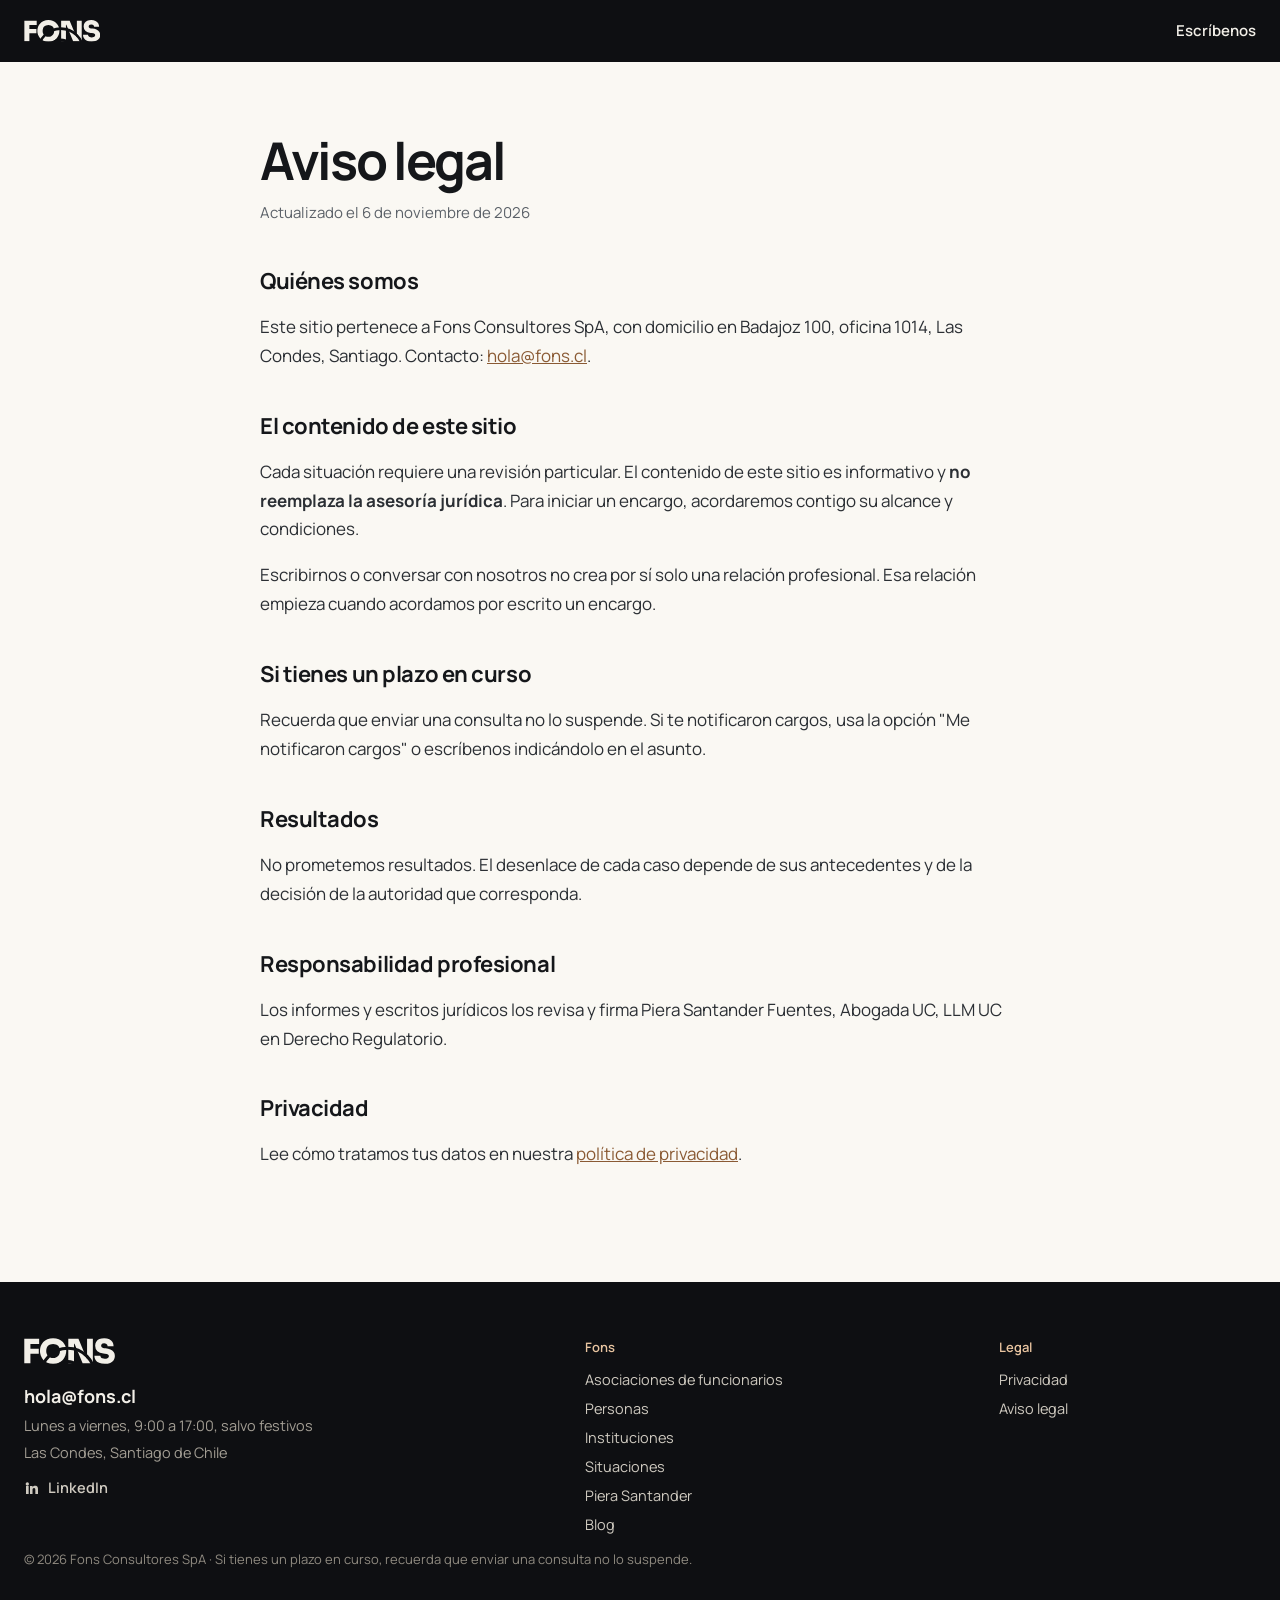
<file: aviso-legal/index.html>
<!DOCTYPE html>

<html lang="es">
<head>
<meta charset="utf-8"/>
<script>
window.dataLayer = window.dataLayer || [];
function gtag(){dataLayer.push(arguments);}
gtag('consent', 'default', {ad_storage: 'denied', ad_user_data: 'denied', ad_personalization: 'denied', analytics_storage: 'denied', wait_for_update: 500});
try { if (localStorage.getItem('fons_consent') === 'granted') gtag('consent', 'update', {analytics_storage: 'granted'}); } catch (e) {}
gtag('js', new Date());
</script>
<script async="" src="https://www.googletagmanager.com/gtm.js?id=GTM-M7PFMKXB"></script>
<meta charset="utf-8"/>
<meta content="width=device-width, initial-scale=1" name="viewport"/>
<title>Aviso legal · Fons</title>
<meta content="Condiciones de uso del sitio de Fons Consultores SpA." name="description"/>
<meta content="#0E0F12" name="theme-color"/>
<link href="/assets/favicon.svg" rel="icon" type="image/svg+xml"/>
<link as="font" crossorigin="" href="/assets/manrope.woff2" rel="preload" type="font/woff2"/>
<link href="/assets/site.css" rel="stylesheet"/>
<style>body{margin:0;background:#FAF8F3}</style>
<link href="https://fons.cl/aviso-legal/" rel="canonical"/><meta content="https://fons.cl/aviso-legal/" property="og:url"/></head>
<body>
<header class="legal-nav"><nav><a aria-label="Fons, inicio" href="/"><svg aria-hidden="true" height="21.8" style="display: block" viewbox="70 -756 2728 780" width="76.4"><mask height="780" id="fonsS1" maskunits="userSpaceOnUse" width="2728" x="70" y="-756"><rect fill="#fff" height="780" width="2728" x="70" y="-756"></rect><path d="M579 356 A804 804 0 0 1 2187 356" fill="none" stroke="#000" stroke-width="94"></path><path d="M981 356 A402 402 0 0 1 1785 356" fill="none" stroke="#000" stroke-width="94"></path></mask><path d="M74.0 0.0V-730.0H522.0V-578.0H260.0V-435.0H511.0V-283.0H260.0V0.0ZM940.0 20.0Q840.0 20.0 766.0 -14.5Q692.0 -49.0 643.0 -105.5Q594.0 -162.0 570.0 -228.0Q546.0 -294.0 546.0 -356.0V-378.0Q546.0 -447.0 571.0 -513.5Q596.0 -580.0 646.0 -634.0Q696.0 -688.0 769.5 -720.0Q843.0 -752.0 940.0 -752.0Q1036.0 -752.0 1109.5 -720.0Q1183.0 -688.0 1233.0 -634.0Q1283.0 -580.0 1308.5 -513.5Q1334.0 -447.0 1334.0 -378.0V-356.0Q1334.0 -294.0 1309.5 -228.0Q1285.0 -162.0 1236.0 -105.5Q1187.0 -49.0 1113.0 -14.5Q1039.0 20.0 940.0 20.0ZM940.0 -154.0Q988.0 -154.0 1026.0 -170.0Q1064.0 -186.0 1091.0 -215.0Q1118.0 -244.0 1132.0 -282.5Q1146.0 -321.0 1146.0 -366.0Q1146.0 -414.0 1131.5 -453.0Q1117.0 -492.0 1090.0 -520.0Q1063.0 -548.0 1025.0 -563.0Q987.0 -578.0 940.0 -578.0Q892.0 -578.0 854.0 -563.0Q816.0 -548.0 789.0 -520.0Q762.0 -492.0 748.0 -453.0Q734.0 -414.0 734.0 -366.0Q734.0 -321.0 748.0 -282.5Q762.0 -244.0 789.0 -215.0Q816.0 -186.0 854.0 -170.0Q892.0 -154.0 940.0 -154.0ZM1396.0 0.0V-730.0H1701.0L1944.0 -148.0H1959.0V-730.0H2133.0V0.0H1826.0L1583.0 -582.0H1568.0V0.0ZM2491.0 20.0Q2389.0 20.0 2319.5 -12.0Q2250.0 -44.0 2214.5 -99.5Q2179.0 -155.0 2179.0 -227.0H2359.0Q2359.0 -201.0 2373.5 -179.5Q2388.0 -158.0 2417.0 -146.0Q2446.0 -134.0 2491.0 -134.0Q2530.0 -134.0 2557.5 -144.0Q2585.0 -154.0 2599.5 -172.0Q2614.0 -190.0 2614.0 -215.0Q2614.0 -247.0 2587.0 -264.5Q2560.0 -282.0 2496.0 -287.0L2449.0 -291.0Q2336.0 -301.0 2269.0 -362.0Q2202.0 -423.0 2202.0 -524.0Q2202.0 -596.0 2235.5 -647.0Q2269.0 -698.0 2330.0 -725.0Q2391.0 -752.0 2474.0 -752.0Q2564.0 -752.0 2626.5 -722.0Q2689.0 -692.0 2722.0 -637.5Q2755.0 -583.0 2755.0 -511.0H2575.0Q2575.0 -535.0 2563.0 -555.0Q2551.0 -575.0 2528.5 -586.5Q2506.0 -598.0 2474.0 -598.0Q2444.0 -598.0 2423.5 -588.5Q2403.0 -579.0 2392.5 -562.0Q2382.0 -545.0 2382.0 -524.0Q2382.0 -496.0 2401.0 -476.0Q2420.0 -456.0 2467.0 -452.0L2514.0 -448.0Q2596.0 -441.0 2659.0 -412.5Q2722.0 -384.0 2758.0 -335.0Q2794.0 -286.0 2794.0 -215.0Q2794.0 -144.0 2757.5 -91.0Q2721.0 -38.0 2653.5 -9.0Q2586.0 20.0 2491.0 20.0Z" fill="#F2EFE8" mask="url(#fonsS1)"></path></svg></a><a href="/#contacto">Escríbenos</a></nav></header>
<main class="legal">
<h1>Aviso legal</h1>
<p class="fecha">Actualizado el 6 de noviembre de 2026</p>
<h2>Quiénes somos</h2>
<p>Este sitio pertenece a Fons Consultores SpA, con domicilio en Badajoz 100, oficina 1014, Las Condes, Santiago. Contacto: <a href="mailto:hola@fons.cl">hola@fons.cl</a>.</p>
<h2>El contenido de este sitio</h2>
<p>Cada situación requiere una revisión particular. El contenido de este sitio es informativo y <strong>no reemplaza la asesoría jurídica</strong>. Para iniciar un encargo, acordaremos contigo su alcance y condiciones.</p>
<p>Escribirnos o conversar con nosotros no crea por sí solo una relación profesional. Esa relación empieza cuando acordamos por escrito un encargo.</p>
<h2>Si tienes un plazo en curso</h2>
<p>Recuerda que enviar una consulta no lo suspende. Si te notificaron cargos, usa la opción "Me notificaron cargos" o escríbenos indicándolo en el asunto.</p>
<h2>Resultados</h2>
<p>No prometemos resultados. El desenlace de cada caso depende de sus antecedentes y de la decisión de la autoridad que corresponda.</p>
<h2>Responsabilidad profesional</h2>
<p>Los informes y escritos jurídicos los revisa y firma Piera Santander Fuentes, Abogada UC, LLM UC en Derecho Regulatorio.</p>
<h2>Privacidad</h2>
<p>Lee cómo tratamos tus datos en nuestra <a href="/privacidad/">política de privacidad</a>.</p>
</main>
<footer style="background:#0E0F12;color:#F2EFE8;font-family:Manrope,system-ui,sans-serif"><div class="ft3-simple" style="max-width:1280px;margin:0 auto;padding:56px 24px 40px;display:flex;flex-direction:column;gap:32px"><div class="ft3-bar"><div class="ft3-marca"><a aria-label="Fons, inicio" class="ft1-logo" href="/"><svg aria-hidden="true" height="21.8" style="display: block" viewbox="70 -756 2728 780" width="76.4"><mask height="780" id="fonsF1" maskunits="userSpaceOnUse" width="2728" x="70" y="-756"><rect fill="#fff" height="780" width="2728" x="70" y="-756"></rect><path d="M579 356 A804 804 0 0 1 2187 356" fill="none" stroke="#000" stroke-width="94"></path><path d="M981 356 A402 402 0 0 1 1785 356" fill="none" stroke="#000" stroke-width="94"></path></mask><path d="M74.0 0.0V-730.0H522.0V-578.0H260.0V-435.0H511.0V-283.0H260.0V0.0ZM940.0 20.0Q840.0 20.0 766.0 -14.5Q692.0 -49.0 643.0 -105.5Q594.0 -162.0 570.0 -228.0Q546.0 -294.0 546.0 -356.0V-378.0Q546.0 -447.0 571.0 -513.5Q596.0 -580.0 646.0 -634.0Q696.0 -688.0 769.5 -720.0Q843.0 -752.0 940.0 -752.0Q1036.0 -752.0 1109.5 -720.0Q1183.0 -688.0 1233.0 -634.0Q1283.0 -580.0 1308.5 -513.5Q1334.0 -447.0 1334.0 -378.0V-356.0Q1334.0 -294.0 1309.5 -228.0Q1285.0 -162.0 1236.0 -105.5Q1187.0 -49.0 1113.0 -14.5Q1039.0 20.0 940.0 20.0ZM940.0 -154.0Q988.0 -154.0 1026.0 -170.0Q1064.0 -186.0 1091.0 -215.0Q1118.0 -244.0 1132.0 -282.5Q1146.0 -321.0 1146.0 -366.0Q1146.0 -414.0 1131.5 -453.0Q1117.0 -492.0 1090.0 -520.0Q1063.0 -548.0 1025.0 -563.0Q987.0 -578.0 940.0 -578.0Q892.0 -578.0 854.0 -563.0Q816.0 -548.0 789.0 -520.0Q762.0 -492.0 748.0 -453.0Q734.0 -414.0 734.0 -366.0Q734.0 -321.0 748.0 -282.5Q762.0 -244.0 789.0 -215.0Q816.0 -186.0 854.0 -170.0Q892.0 -154.0 940.0 -154.0ZM1396.0 0.0V-730.0H1701.0L1944.0 -148.0H1959.0V-730.0H2133.0V0.0H1826.0L1583.0 -582.0H1568.0V0.0ZM2491.0 20.0Q2389.0 20.0 2319.5 -12.0Q2250.0 -44.0 2214.5 -99.5Q2179.0 -155.0 2179.0 -227.0H2359.0Q2359.0 -201.0 2373.5 -179.5Q2388.0 -158.0 2417.0 -146.0Q2446.0 -134.0 2491.0 -134.0Q2530.0 -134.0 2557.5 -144.0Q2585.0 -154.0 2599.5 -172.0Q2614.0 -190.0 2614.0 -215.0Q2614.0 -247.0 2587.0 -264.5Q2560.0 -282.0 2496.0 -287.0L2449.0 -291.0Q2336.0 -301.0 2269.0 -362.0Q2202.0 -423.0 2202.0 -524.0Q2202.0 -596.0 2235.5 -647.0Q2269.0 -698.0 2330.0 -725.0Q2391.0 -752.0 2474.0 -752.0Q2564.0 -752.0 2626.5 -722.0Q2689.0 -692.0 2722.0 -637.5Q2755.0 -583.0 2755.0 -511.0H2575.0Q2575.0 -535.0 2563.0 -555.0Q2551.0 -575.0 2528.5 -586.5Q2506.0 -598.0 2474.0 -598.0Q2444.0 -598.0 2423.5 -588.5Q2403.0 -579.0 2392.5 -562.0Q2382.0 -545.0 2382.0 -524.0Q2382.0 -496.0 2401.0 -476.0Q2420.0 -456.0 2467.0 -452.0L2514.0 -448.0Q2596.0 -441.0 2659.0 -412.5Q2722.0 -384.0 2758.0 -335.0Q2794.0 -286.0 2794.0 -215.0Q2794.0 -144.0 2757.5 -91.0Q2721.0 -38.0 2653.5 -9.0Q2586.0 20.0 2491.0 20.0Z" fill="#F2EFE8" mask="url(#fonsF1)"></path></svg></a><a class="ft3-mail" href="mailto:hola@fons.cl">hola@fons.cl</a><span>Lunes a viernes, 9:00 a 17:00, salvo festivos</span><span>Las Condes, Santiago de Chile</span><a aria-label="Fons en LinkedIn (se abre en una pestaña nueva)" class="ft3-in" href="https://www.linkedin.com/company/145438114/" rel="noopener" target="_blank"><svg aria-hidden="true" fill="currentColor" height="16" viewbox="0 0 24 24" width="16"><path d="M4.98 3.5a2.5 2.5 0 1 1 0 5 2.5 2.5 0 0 1 0-5zM3 9h4v12H3zM9 9h3.8v1.7h.05c.53-1 1.83-2.05 3.77-2.05C20.6 8.65 21 11.2 21 14.5V21h-4v-5.8c0-1.4-.03-3.2-1.95-3.2-1.95 0-2.25 1.5-2.25 3.1V21H9z"></path></svg>LinkedIn</a></div><nav aria-label="Pie de página" class="ft3-col"><b>Fons</b><a href="/directorios/">Asociaciones de funcionarios</a><a href="/funcionarios/">Personas</a><a href="/instituciones/">Instituciones</a><a href="/situaciones/">Situaciones</a><a href="/piera-santander/">Piera Santander</a><a href="/blog/">Blog</a></nav><div class="ft3-col"><b>Legal</b><span class="ft1-legal"><a href="/privacidad/">Privacidad</a><a href="/aviso-legal/">Aviso legal</a></span></div></div><p class="ft1-nota">© 2026 Fons Consultores SpA · Si tienes un plazo en curso, recuerda que enviar una consulta no lo suspende.</p></div></footer>
</body>
</html>
</file>
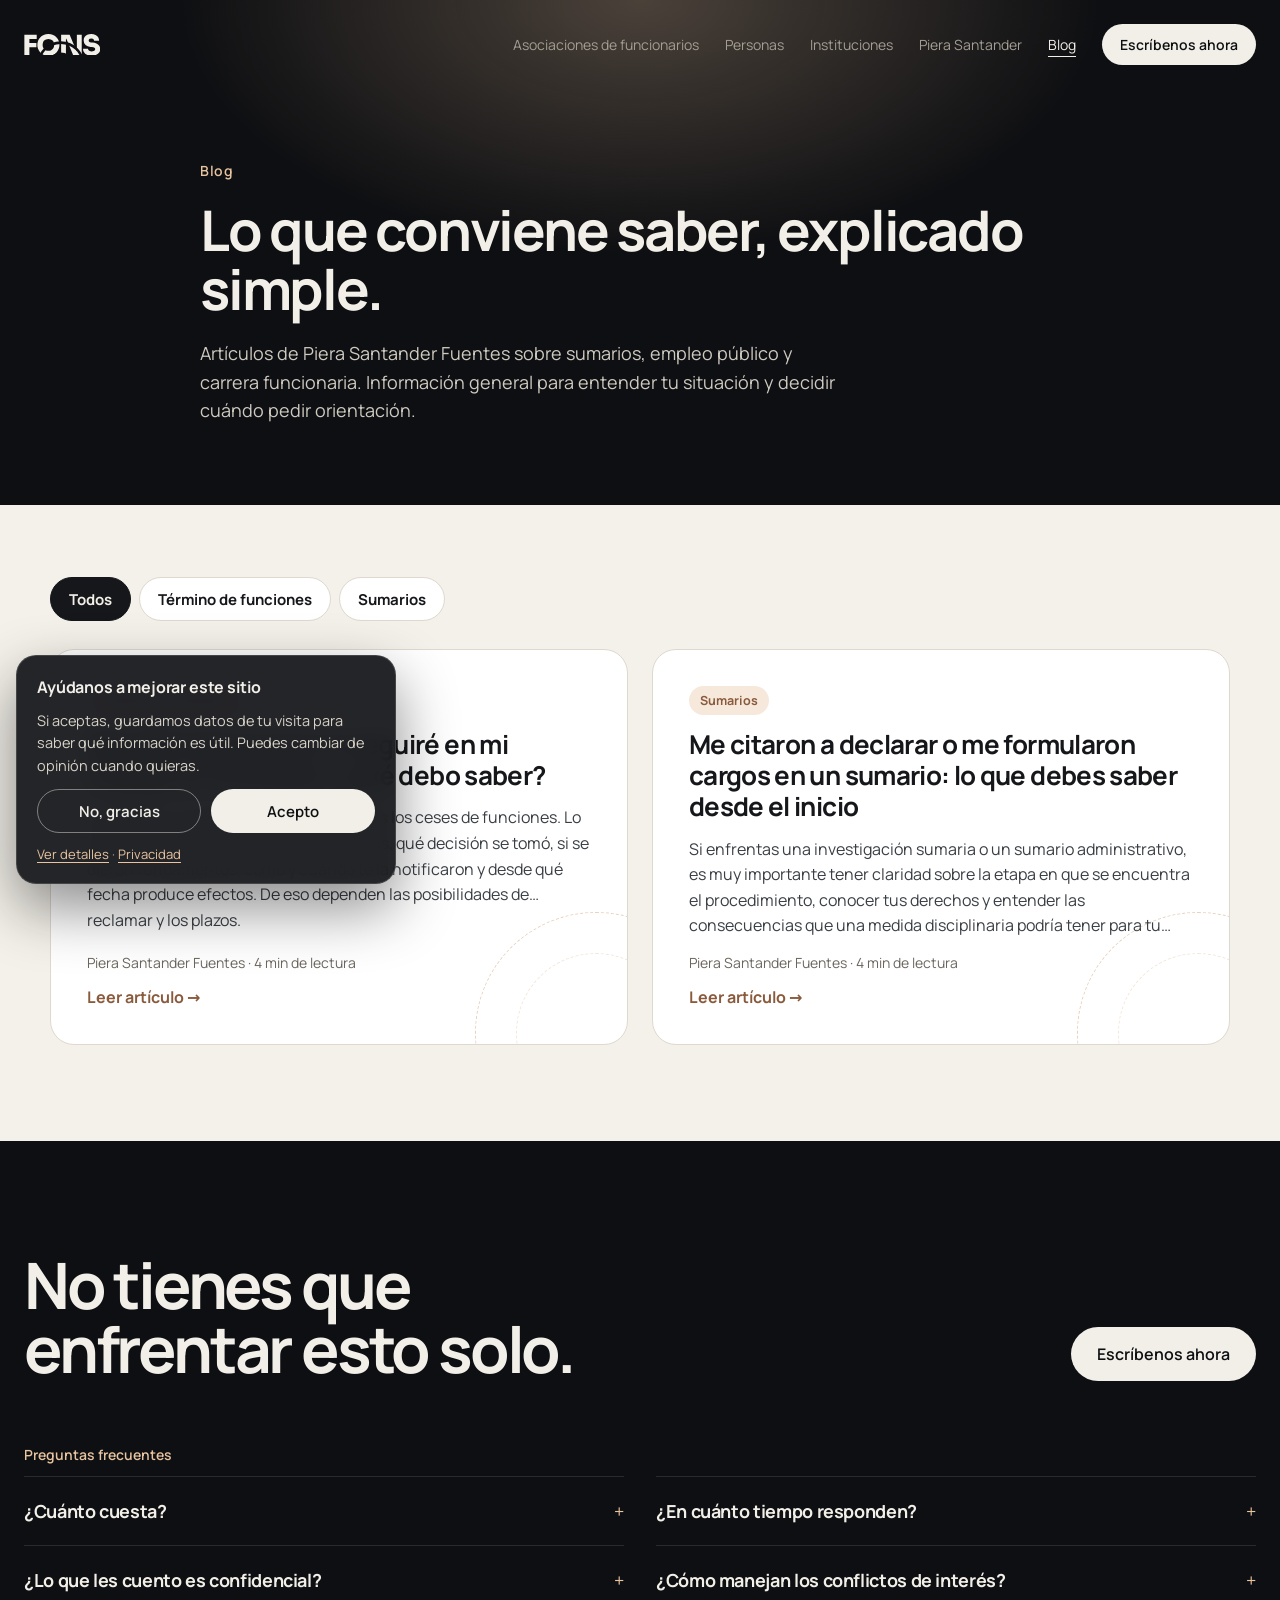
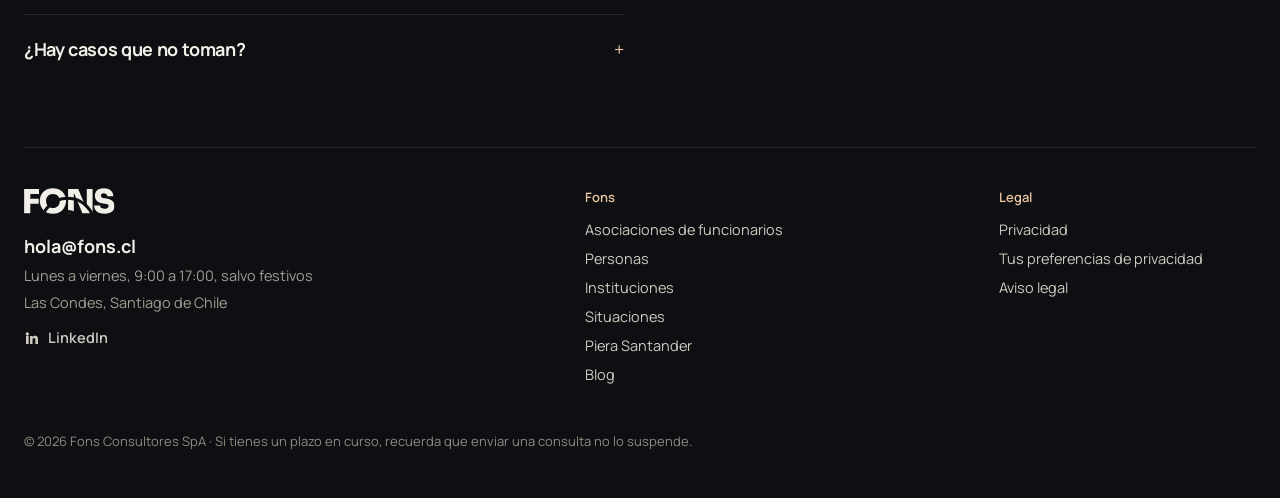
<file: blog/index.html>
<!DOCTYPE html>

<html lang="es">
<head>
<meta charset="utf-8"/>
<script>
window.dataLayer = window.dataLayer || [];
function gtag(){dataLayer.push(arguments);}
gtag('consent', 'default', {ad_storage: 'denied', ad_user_data: 'denied', ad_personalization: 'denied', analytics_storage: 'denied', wait_for_update: 500});
try { if (localStorage.getItem('fons_consent') === 'granted') gtag('consent', 'update', {analytics_storage: 'granted'}); } catch (e) {}
gtag('js', new Date());
</script>
<script async="" src="https://www.googletagmanager.com/gtm.js?id=GTM-M7PFMKXB"></script>
<meta content="width=device-width, initial-scale=1" name="viewport"/><meta content="Artículos sobre sumarios administrativos, término de funciones, contrata y carrera funcionaria, escritos por la abogada Piera Santander Fuentes." name="description"/><meta content="Blog · Sumarios y empleo público · Fons" property="og:title"/><meta content="Artículos sobre sumarios administrativos, término de funciones, contrata y carrera funcionaria, escritos por la abogada Piera Santander Fuentes." property="og:description"/><meta content="website" property="og:type"/><meta content="#0E0F12" name="theme-color"/><link href="/assets/favicon.svg" rel="icon" type="image/svg+xml"/><link as="font" crossorigin="" href="/assets/manrope.woff2" rel="preload" type="font/woff2"/><link href="/assets/site.css" rel="stylesheet"/><meta charset="utf-8"/>
<title>Blog · Sumarios y empleo público · Fons</title>
<style>
@media (max-width: 760px){
  .fc-pad{padding:12px 12px !important}
  .fc-inner{border-radius:24px !important;min-height:0 !important}
  .fc-row{padding:40px 16px 16px !important;gap:28px !important;flex-direction:column-reverse;align-items:stretch !important}
  .fc-form{flex:1 1 auto !important;width:100% !important;min-height:0 !important}
  .fc-text{flex:0 0 auto !important}
  .fc-text h2{font-size:34px !important}
  .fc-text p{font-size:16px !important}
  .faq-foot{grid-template-columns:1fr !important}
}

.fons-burger{display:none}
@media (max-width: 760px){
  nav{flex-wrap:nowrap !important;padding:16px 20px !important;gap:12px !important}
  .fons-links{flex-wrap:nowrap !important;gap:14px !important}
  .fons-links > a:not([style*="background"]){display:none !important}
  .fons-links > a[style*="background"]{padding:9px 14px !important;font-size:13px !important;white-space:nowrap}
  .fons-burger{display:flex !important;align-items:center}
  section > div{padding-top:72px !important;padding-bottom:72px !important}
  .sit-card{flex:1 1 100% !important;height:auto !important;margin-top:0 !important}
  .sit-card > div:last-child{min-height:200px}
  .sit-card.feat{height:400px !important}
  .sit-home .sit-card.feat{order:-1}
  .sit-home .sit-card:not(.feat) > div:last-child{display:none !important}
  .sit-home .sit-card:not(.feat){padding-bottom:28px}
  form div[style*="repeat(3,1fr)"]{grid-template-columns:1fr 1fr !important}
  form{padding:22px 18px !important}
  div[style*="repeat(2, minmax(0, 1fr))"]{grid-template-columns:1fr !important}
  a[style*="padding: 48px"]{padding:28px !important}
  h1,h2{overflow-wrap:break-word}
  section[style*="min-height"]{min-height:0 !important}
}

body{margin:0;background:#0E0F12}
a{color:#E8C4A0}
.fons-media{position:absolute;inset:0;width:100%;height:100%;object-fit:cover;object-position:center 60%}
.fons-veil{position:absolute;inset:0;background:radial-gradient(ellipse 55% 50% at 50% 45%,rgba(14,15,18,0.55),rgba(14,15,18,0.1) 75%),linear-gradient(180deg,rgba(14,15,18,0.6) 0%,rgba(14,15,18,0.15) 35%,rgba(14,15,18,0.25) 70%,#0E0F12 100%)}
@media (prefers-reduced-motion: reduce){video.fons-media{display:none}}
</style>
<link href="https://fons.cl/blog/" rel="canonical"/><meta content="https://fons.cl/blog/" property="og:url"/></head>
<body>
<div style="font-family: Manrope, system-ui, -apple-system, 'Segoe UI', sans-serif; color: #F2EFE8; background: #0E0F12; width: 100%"><section class="bl-hero"><div class="bl-navw"><nav style="position: relative; max-width: 1280px; margin: 0 auto; padding: 24px; display: flex; flex-wrap: wrap; gap: 16px 32px; align-items: center; justify-content: space-between">
<a aria-label="Fons, inicio" href="/" style="display: flex; align-items: center; gap: 10px; color: #F2EFE8; text-decoration: none">
<svg aria-hidden="true" height="21.8" style="display: block" viewbox="70 -756 2728 780" width="76.4"><mask height="780" id="fonsS1" maskunits="userSpaceOnUse" width="2728" x="70" y="-756"><rect fill="#fff" height="780" width="2728" x="70" y="-756"></rect><path d="M579 356 A804 804 0 0 1 2187 356" fill="none" stroke="#000" stroke-width="94"></path><path d="M981 356 A402 402 0 0 1 1785 356" fill="none" stroke="#000" stroke-width="94"></path></mask><path d="M74.0 0.0V-730.0H522.0V-578.0H260.0V-435.0H511.0V-283.0H260.0V0.0ZM940.0 20.0Q840.0 20.0 766.0 -14.5Q692.0 -49.0 643.0 -105.5Q594.0 -162.0 570.0 -228.0Q546.0 -294.0 546.0 -356.0V-378.0Q546.0 -447.0 571.0 -513.5Q596.0 -580.0 646.0 -634.0Q696.0 -688.0 769.5 -720.0Q843.0 -752.0 940.0 -752.0Q1036.0 -752.0 1109.5 -720.0Q1183.0 -688.0 1233.0 -634.0Q1283.0 -580.0 1308.5 -513.5Q1334.0 -447.0 1334.0 -378.0V-356.0Q1334.0 -294.0 1309.5 -228.0Q1285.0 -162.0 1236.0 -105.5Q1187.0 -49.0 1113.0 -14.5Q1039.0 20.0 940.0 20.0ZM940.0 -154.0Q988.0 -154.0 1026.0 -170.0Q1064.0 -186.0 1091.0 -215.0Q1118.0 -244.0 1132.0 -282.5Q1146.0 -321.0 1146.0 -366.0Q1146.0 -414.0 1131.5 -453.0Q1117.0 -492.0 1090.0 -520.0Q1063.0 -548.0 1025.0 -563.0Q987.0 -578.0 940.0 -578.0Q892.0 -578.0 854.0 -563.0Q816.0 -548.0 789.0 -520.0Q762.0 -492.0 748.0 -453.0Q734.0 -414.0 734.0 -366.0Q734.0 -321.0 748.0 -282.5Q762.0 -244.0 789.0 -215.0Q816.0 -186.0 854.0 -170.0Q892.0 -154.0 940.0 -154.0ZM1396.0 0.0V-730.0H1701.0L1944.0 -148.0H1959.0V-730.0H2133.0V0.0H1826.0L1583.0 -582.0H1568.0V0.0ZM2491.0 20.0Q2389.0 20.0 2319.5 -12.0Q2250.0 -44.0 2214.5 -99.5Q2179.0 -155.0 2179.0 -227.0H2359.0Q2359.0 -201.0 2373.5 -179.5Q2388.0 -158.0 2417.0 -146.0Q2446.0 -134.0 2491.0 -134.0Q2530.0 -134.0 2557.5 -144.0Q2585.0 -154.0 2599.5 -172.0Q2614.0 -190.0 2614.0 -215.0Q2614.0 -247.0 2587.0 -264.5Q2560.0 -282.0 2496.0 -287.0L2449.0 -291.0Q2336.0 -301.0 2269.0 -362.0Q2202.0 -423.0 2202.0 -524.0Q2202.0 -596.0 2235.5 -647.0Q2269.0 -698.0 2330.0 -725.0Q2391.0 -752.0 2474.0 -752.0Q2564.0 -752.0 2626.5 -722.0Q2689.0 -692.0 2722.0 -637.5Q2755.0 -583.0 2755.0 -511.0H2575.0Q2575.0 -535.0 2563.0 -555.0Q2551.0 -575.0 2528.5 -586.5Q2506.0 -598.0 2474.0 -598.0Q2444.0 -598.0 2423.5 -588.5Q2403.0 -579.0 2392.5 -562.0Q2382.0 -545.0 2382.0 -524.0Q2382.0 -496.0 2401.0 -476.0Q2420.0 -456.0 2467.0 -452.0L2514.0 -448.0Q2596.0 -441.0 2659.0 -412.5Q2722.0 -384.0 2758.0 -335.0Q2794.0 -286.0 2794.0 -215.0Q2794.0 -144.0 2757.5 -91.0Q2721.0 -38.0 2653.5 -9.0Q2586.0 20.0 2491.0 20.0Z" fill="#F2EFE8" mask="url(#fonsS1)"></path></svg>
</a>
<div class="fons-links" style="display: flex; flex-wrap: wrap; gap: 8px 26px; align-items: center; font-size: 14px">
<a href="/directorios/" style="color: #A39E94; text-decoration: none">Asociaciones de funcionarios</a>
<a href="/funcionarios/" style="color: #A39E94; text-decoration: none">Personas</a>
<a href="/instituciones/" style="color: #A39E94; text-decoration: none">Instituciones</a>
<a href="/piera-santander/" style="color: #A39E94; text-decoration: none">Piera Santander</a><a aria-current="page" href="/blog/" style="color: #F2EFE8; text-decoration: underline; text-underline-offset: 6px">Blog</a>
<a href="/funcionarios/#contacto" style="background: #F2EFE8; color: #0E0F12; padding: 11px 18px; border-radius: 999px; text-decoration: none; font-weight: 600">Escríbenos ahora</a>
<button aria-expanded="false" aria-label="Abrir menú" class="fons-burger" type="button"><svg height="22" viewbox="0 0 22 22" width="22"><path d="M3 7h16M3 15h16" stroke="#F2EFE8" stroke-linecap="round" stroke-width="2"></path></svg></button>
</div>
</nav></div><div class="bl-hin"><p class="bl-mig">Blog</p><h1>Lo que conviene saber, explicado simple.</h1><p class="bl-sub">Artículos de Piera Santander Fuentes sobre sumarios, empleo público y carrera funcionaria. Información general para entender tu situación y decidir cuándo pedir orientación.</p></div></section><main class="bl-main"><div aria-label="Filtrar por tema" class="bl-filtros" role="group"><button aria-pressed="true" class="bl-chip" data-tema="" type="button">Todos</button><button aria-pressed="false" class="bl-chip" data-tema="termino-de-funciones" type="button">Término de funciones</button><button aria-pressed="false" class="bl-chip" data-tema="sumarios" type="button">Sumarios</button></div><div class="bl-grid" id="bl-lista"><a class="bl-card" data-tema="termino-de-funciones" href="/blog/no-renovacion-contrata-que-hacer/"><span class="bl-tag">Término de funciones</span><h2>Me informaron que no seguiré en mi trabajo en el Estado: ¿qué debo saber?</h2><p>No existe una respuesta única para todos los ceses de funciones. Lo primero es revisar en qué calidad trabajas, qué decisión se tomó, si se dieron fundamentos, cómo y cuándo te la notificaron y desde qué fecha produce efectos. De eso dependen las posibilidades de reclamar y los plazos.</p><span class="bl-cmeta">Piera Santander Fuentes · 4 min de lectura</span><span class="bl-leer">Leer artículo →</span><span aria-hidden="true" class="bl-ring"></span></a><a class="bl-card" data-tema="sumarios" href="/blog/sumario-administrativo-que-debo-saber/"><span class="bl-tag">Sumarios</span><h2>Me citaron a declarar o me formularon cargos en un sumario: lo que debes saber desde el inicio</h2><p>Si enfrentas una investigación sumaria o un sumario administrativo, es muy importante tener claridad sobre la etapa en que se encuentra el procedimiento, conocer tus derechos y entender las consecuencias que una medida disciplinaria podría tener para tu carrera funcionaria. No necesitas esperar a que te formulen cargos para pedir orientación.</p><span class="bl-cmeta">Piera Santander Fuentes · 4 min de lectura</span><span class="bl-leer">Leer artículo →</span><span aria-hidden="true" class="bl-ring"></span></a></div></main>
<footer style="position: relative; overflow: hidden; background: #0E0F12; color: #F2EFE8">
<div style="max-width: 1280px; margin: 0 auto; padding: 112px 24px 48px; display: flex; flex-direction: column; gap: 64px">
<div style="display: flex; flex-wrap: wrap; gap: 32px; align-items: flex-end; justify-content: space-between">
<h2 style="margin: 0; font-family: 'Manrope', system-ui, sans-serif; font-weight: 700; font-size: clamp(36px, 5vw, 68px); line-height: 1; letter-spacing: -0.05em; max-width: 14ch">No tienes que enfrentar esto solo.</h2>
<a href="/funcionarios/#contacto" style="background: #F2EFE8; color: #0E0F12; padding: 16px 26px; border-radius: 999px; text-decoration: none; font-weight: 600; font-size: 16px">Escríbenos ahora</a>
</div>
<div class="ft3"><div style="display: flex; flex-direction: column; gap: 12px">
<span style="font-size: 14px; font-weight: 600; color: #E8C4A0">Preguntas frecuentes</span>
<div class="faq-foot" style="display: grid; grid-template-columns: repeat(2, minmax(0, 1fr)); gap: 0 48px">
<details style="border-top: 1px solid rgba(242,239,232,.12); padding: 22px 0"><summary style="cursor: pointer; list-style: none; display: flex; justify-content: space-between; gap: 24px; font-family: 'Manrope', system-ui, sans-serif; font-size: 22px; font-weight: 700; letter-spacing: -0.02em; color: #F2EFE8; font-size: 18px">¿Cuánto cuesta?<span aria-hidden="true" style="color: #E8C4A0; font-weight: 400">+</span></summary><p style="margin: 12px 0 0; font-size: 17px; line-height: 1.6; color: #A39E94; max-width: 64ch">Depende del encargo. Primero nos cuentas tu caso en el formulario y lo revisamos. Si podemos ayudarte, te enviamos un link para agendar una conversación de hasta 15 minutos, sin costo ni compromiso. Después te enviamos una propuesta por escrito con alcance, honorarios y condiciones.</p></details><details style="border-top: 1px solid rgba(242,239,232,.12); padding: 22px 0"><summary style="cursor: pointer; list-style: none; display: flex; justify-content: space-between; gap: 24px; font-family: 'Manrope', system-ui, sans-serif; font-size: 22px; font-weight: 700; letter-spacing: -0.02em; color: #F2EFE8; font-size: 18px">¿En cuánto tiempo responden?<span aria-hidden="true" style="color: #E8C4A0; font-weight: 400">+</span></summary><p style="margin: 12px 0 0; font-size: 17px; line-height: 1.6; color: #A39E94; max-width: 64ch">En 48 horas hábiles. Si tienes un plazo corriendo, te contactamos dentro de 2 horas hábiles para una primera evaluación, en nuestro horario: lunes a viernes, de 9:00 a 17:00, salvo festivos. Escribirnos no suspende tus plazos.</p></details><details style="border-top: 1px solid rgba(242,239,232,.12); padding: 22px 0"><summary style="cursor: pointer; list-style: none; display: flex; justify-content: space-between; gap: 24px; font-family: 'Manrope', system-ui, sans-serif; font-size: 22px; font-weight: 700; letter-spacing: -0.02em; color: #F2EFE8; font-size: 18px">¿Lo que les cuento es confidencial?<span aria-hidden="true" style="color: #E8C4A0; font-weight: 400">+</span></summary><p style="margin: 12px 0 0; font-size: 17px; line-height: 1.6; color: #A39E94; max-width: 64ch">Sí. Tratamos tu información con reserva y solo la conocen quienes deben evaluar o trabajar tu encargo, según nuestras obligaciones legales y profesionales.</p></details><details style="border-top: 1px solid rgba(242,239,232,.12); padding: 22px 0"><summary style="cursor: pointer; list-style: none; display: flex; justify-content: space-between; gap: 24px; font-family: 'Manrope', system-ui, sans-serif; font-size: 22px; font-weight: 700; letter-spacing: -0.02em; color: #F2EFE8; font-size: 18px">¿Cómo manejan los conflictos de interés?<span aria-hidden="true" style="color: #E8C4A0; font-weight: 400">+</span></summary><p style="margin: 12px 0 0; font-size: 17px; line-height: 1.6; color: #A39E94; max-width: 64ch">Antes de aceptar un encargo revisamos conflictos con clientes actuales y anteriores, incompatibilidades legales y restricciones por funciones públicas previas. Si existe alguno, no tomamos el caso.</p></details><details style="border-top: 1px solid rgba(242,239,232,.12); padding: 22px 0"><summary style="cursor: pointer; list-style: none; display: flex; justify-content: space-between; gap: 24px; font-family: 'Manrope', system-ui, sans-serif; font-size: 22px; font-weight: 700; letter-spacing: -0.02em; color: #F2EFE8; font-size: 18px">¿Hay casos que no toman?<span aria-hidden="true" style="color: #E8C4A0; font-weight: 400">+</span></summary><p style="margin: 12px 0 0; font-size: 17px; line-height: 1.6; color: #A39E94; max-width: 64ch">Sí: cuando excede nuestra especialidad, no tenemos disponibilidad o hay un impedimento legal o profesional. Te lo decimos apenas lo sepamos.</p></details></div>
</div></div>
<div class="ft3-bar"><div class="ft3-marca"><a aria-label="Fons, inicio" class="ft1-logo" href="/"><svg aria-hidden="true" height="17.2" style="display: block" viewbox="70 -756 2728 780" width="60.0"><mask height="780" id="fonsS2" maskunits="userSpaceOnUse" width="2728" x="70" y="-756"><rect fill="#fff" height="780" width="2728" x="70" y="-756"></rect><path d="M579 356 A804 804 0 0 1 2187 356" fill="none" stroke="#000" stroke-width="94"></path><path d="M981 356 A402 402 0 0 1 1785 356" fill="none" stroke="#000" stroke-width="94"></path></mask><path d="M74.0 0.0V-730.0H522.0V-578.0H260.0V-435.0H511.0V-283.0H260.0V0.0ZM940.0 20.0Q840.0 20.0 766.0 -14.5Q692.0 -49.0 643.0 -105.5Q594.0 -162.0 570.0 -228.0Q546.0 -294.0 546.0 -356.0V-378.0Q546.0 -447.0 571.0 -513.5Q596.0 -580.0 646.0 -634.0Q696.0 -688.0 769.5 -720.0Q843.0 -752.0 940.0 -752.0Q1036.0 -752.0 1109.5 -720.0Q1183.0 -688.0 1233.0 -634.0Q1283.0 -580.0 1308.5 -513.5Q1334.0 -447.0 1334.0 -378.0V-356.0Q1334.0 -294.0 1309.5 -228.0Q1285.0 -162.0 1236.0 -105.5Q1187.0 -49.0 1113.0 -14.5Q1039.0 20.0 940.0 20.0ZM940.0 -154.0Q988.0 -154.0 1026.0 -170.0Q1064.0 -186.0 1091.0 -215.0Q1118.0 -244.0 1132.0 -282.5Q1146.0 -321.0 1146.0 -366.0Q1146.0 -414.0 1131.5 -453.0Q1117.0 -492.0 1090.0 -520.0Q1063.0 -548.0 1025.0 -563.0Q987.0 -578.0 940.0 -578.0Q892.0 -578.0 854.0 -563.0Q816.0 -548.0 789.0 -520.0Q762.0 -492.0 748.0 -453.0Q734.0 -414.0 734.0 -366.0Q734.0 -321.0 748.0 -282.5Q762.0 -244.0 789.0 -215.0Q816.0 -186.0 854.0 -170.0Q892.0 -154.0 940.0 -154.0ZM1396.0 0.0V-730.0H1701.0L1944.0 -148.0H1959.0V-730.0H2133.0V0.0H1826.0L1583.0 -582.0H1568.0V0.0ZM2491.0 20.0Q2389.0 20.0 2319.5 -12.0Q2250.0 -44.0 2214.5 -99.5Q2179.0 -155.0 2179.0 -227.0H2359.0Q2359.0 -201.0 2373.5 -179.5Q2388.0 -158.0 2417.0 -146.0Q2446.0 -134.0 2491.0 -134.0Q2530.0 -134.0 2557.5 -144.0Q2585.0 -154.0 2599.5 -172.0Q2614.0 -190.0 2614.0 -215.0Q2614.0 -247.0 2587.0 -264.5Q2560.0 -282.0 2496.0 -287.0L2449.0 -291.0Q2336.0 -301.0 2269.0 -362.0Q2202.0 -423.0 2202.0 -524.0Q2202.0 -596.0 2235.5 -647.0Q2269.0 -698.0 2330.0 -725.0Q2391.0 -752.0 2474.0 -752.0Q2564.0 -752.0 2626.5 -722.0Q2689.0 -692.0 2722.0 -637.5Q2755.0 -583.0 2755.0 -511.0H2575.0Q2575.0 -535.0 2563.0 -555.0Q2551.0 -575.0 2528.5 -586.5Q2506.0 -598.0 2474.0 -598.0Q2444.0 -598.0 2423.5 -588.5Q2403.0 -579.0 2392.5 -562.0Q2382.0 -545.0 2382.0 -524.0Q2382.0 -496.0 2401.0 -476.0Q2420.0 -456.0 2467.0 -452.0L2514.0 -448.0Q2596.0 -441.0 2659.0 -412.5Q2722.0 -384.0 2758.0 -335.0Q2794.0 -286.0 2794.0 -215.0Q2794.0 -144.0 2757.5 -91.0Q2721.0 -38.0 2653.5 -9.0Q2586.0 20.0 2491.0 20.0Z" fill="#F2EFE8" mask="url(#fonsS2)"></path></svg></a><a class="ft3-mail" href="mailto:hola@fons.cl">hola@fons.cl</a><span>Lunes a viernes, 9:00 a 17:00, salvo festivos</span><span>Las Condes, Santiago de Chile</span><a aria-label="Fons en LinkedIn (se abre en una pestaña nueva)" class="ft3-in" href="https://www.linkedin.com/company/145438114/" rel="noopener" target="_blank"><svg aria-hidden="true" fill="currentColor" height="16" viewbox="0 0 24 24" width="16"><path d="M4.98 3.5a2.5 2.5 0 1 1 0 5 2.5 2.5 0 0 1 0-5zM3 9h4v12H3zM9 9h3.8v1.7h.05c.53-1 1.83-2.05 3.77-2.05C20.6 8.65 21 11.2 21 14.5V21h-4v-5.8c0-1.4-.03-3.2-1.95-3.2-1.95 0-2.25 1.5-2.25 3.1V21H9z"></path></svg>LinkedIn</a></div><nav aria-label="Pie de página" class="ft3-col"><b>Fons</b><a href="/directorios/">Asociaciones de funcionarios</a><a href="/funcionarios/">Personas</a><a href="/instituciones/">Instituciones</a><a href="/situaciones/">Situaciones</a><a href="/piera-santander/">Piera Santander</a><a href="/blog/">Blog</a></nav><div class="ft3-col"><b>Legal</b><span class="ft1-legal"><a href="/privacidad/">Privacidad</a><a href="/aviso-legal/">Aviso legal</a></span></div></div><p class="ft1-nota">© 2026 Fons Consultores SpA · Si tienes un plazo en curso, recuerda que enviar una consulta no lo suspende.</p>
</div>
</footer>
</div>
<script defer="" src="/assets/site.js"></script></body>
</html>
</file>
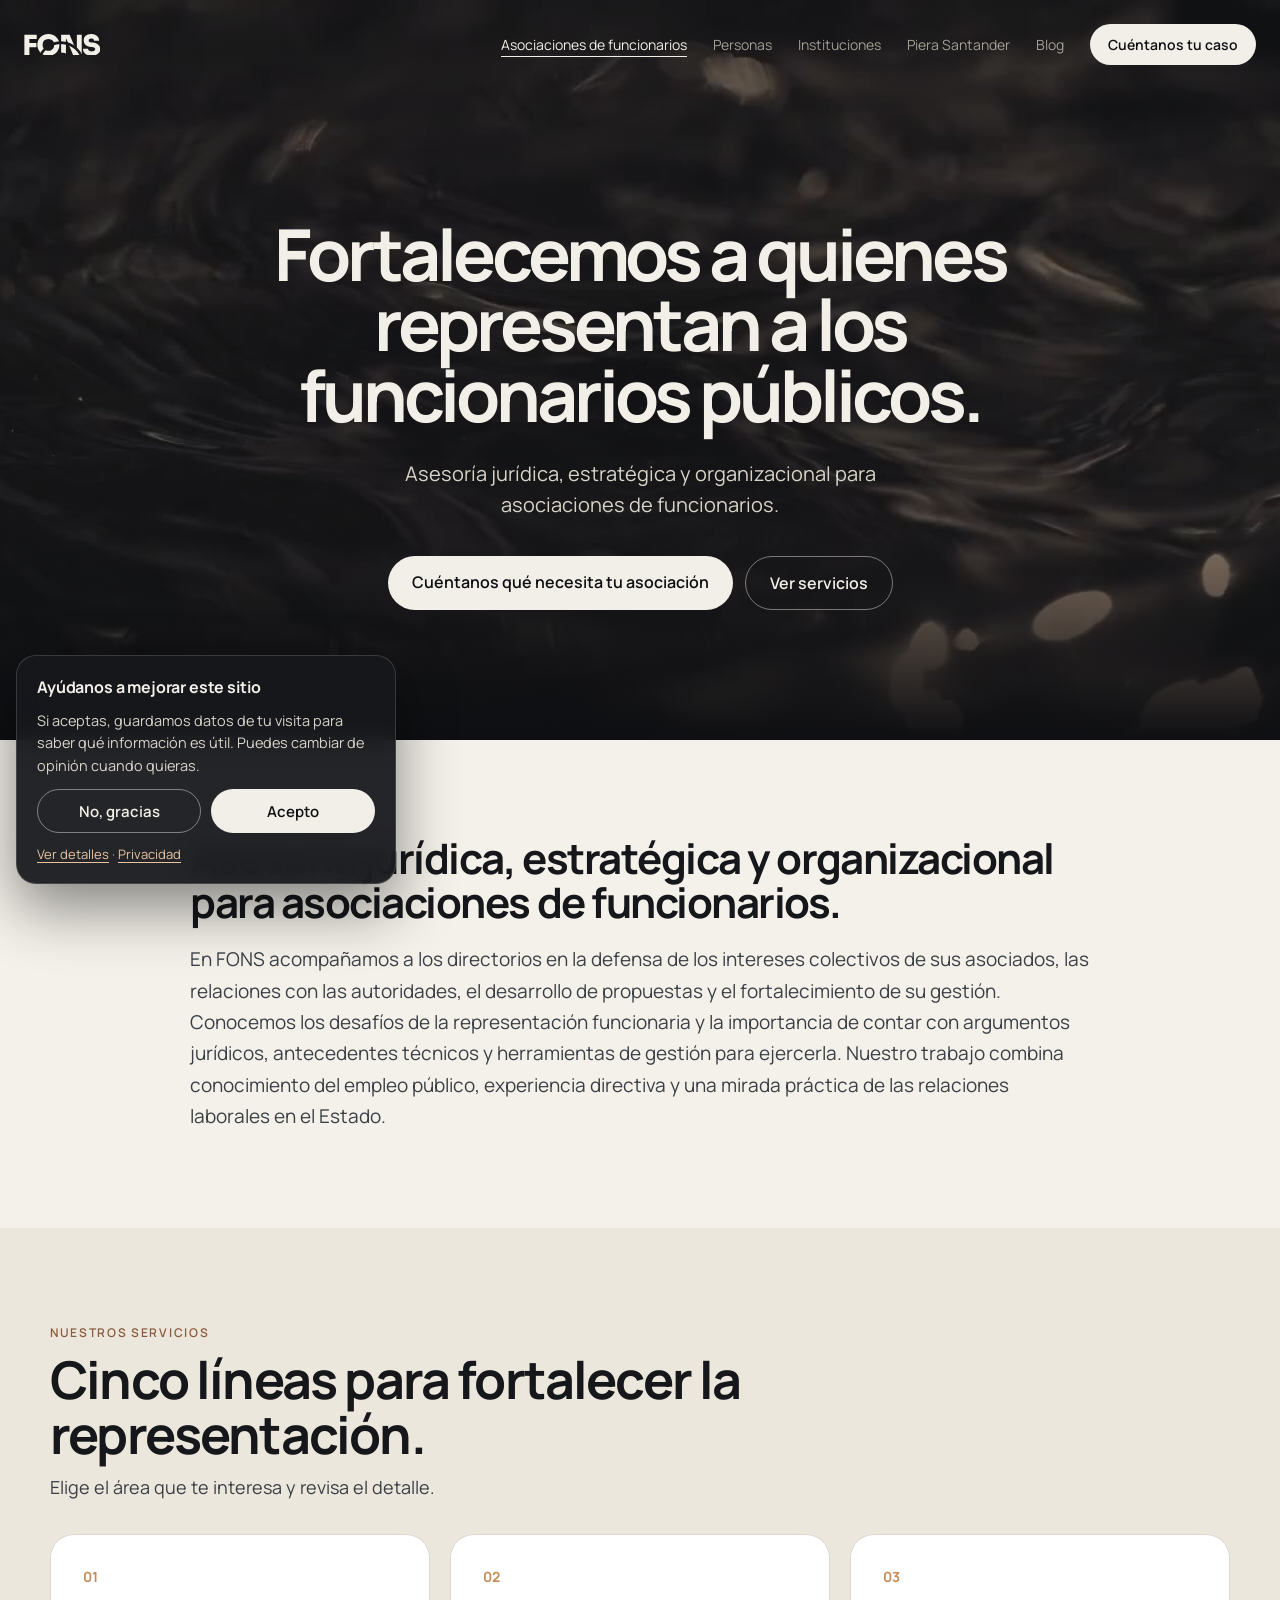
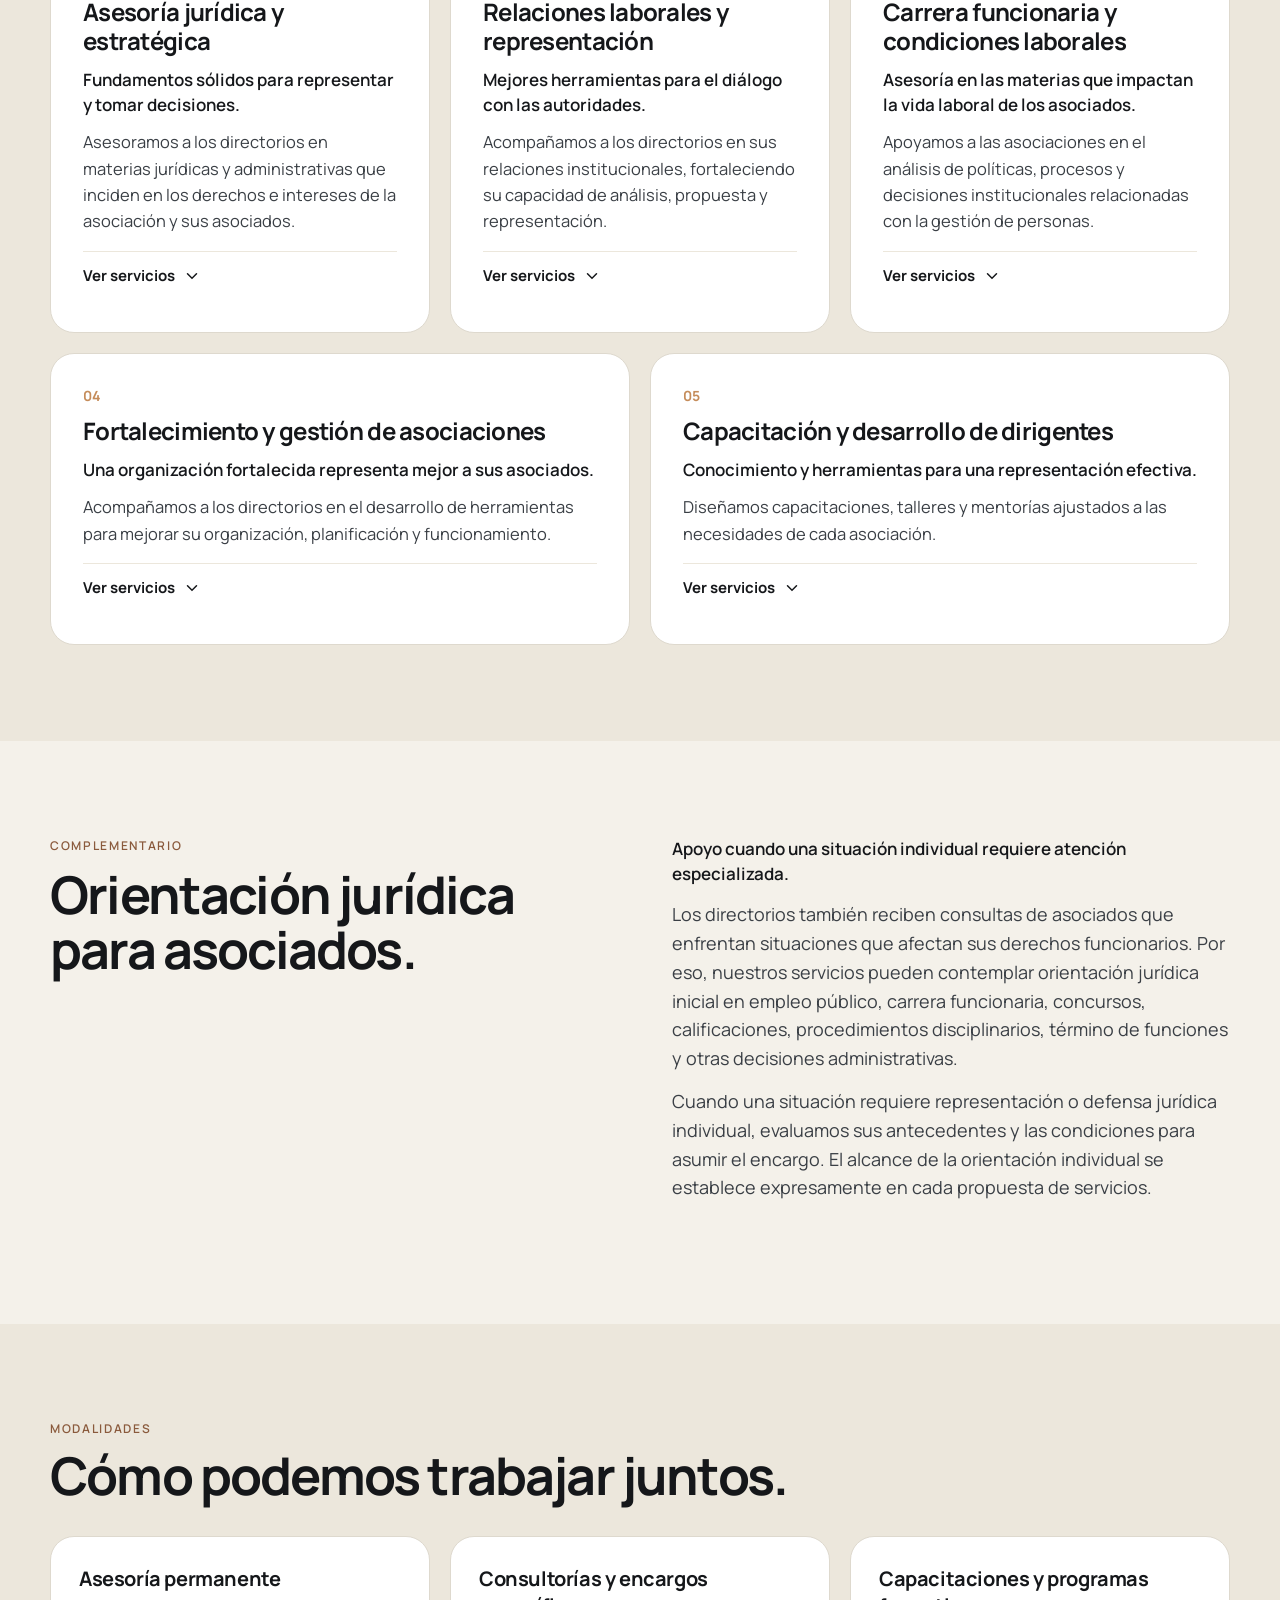
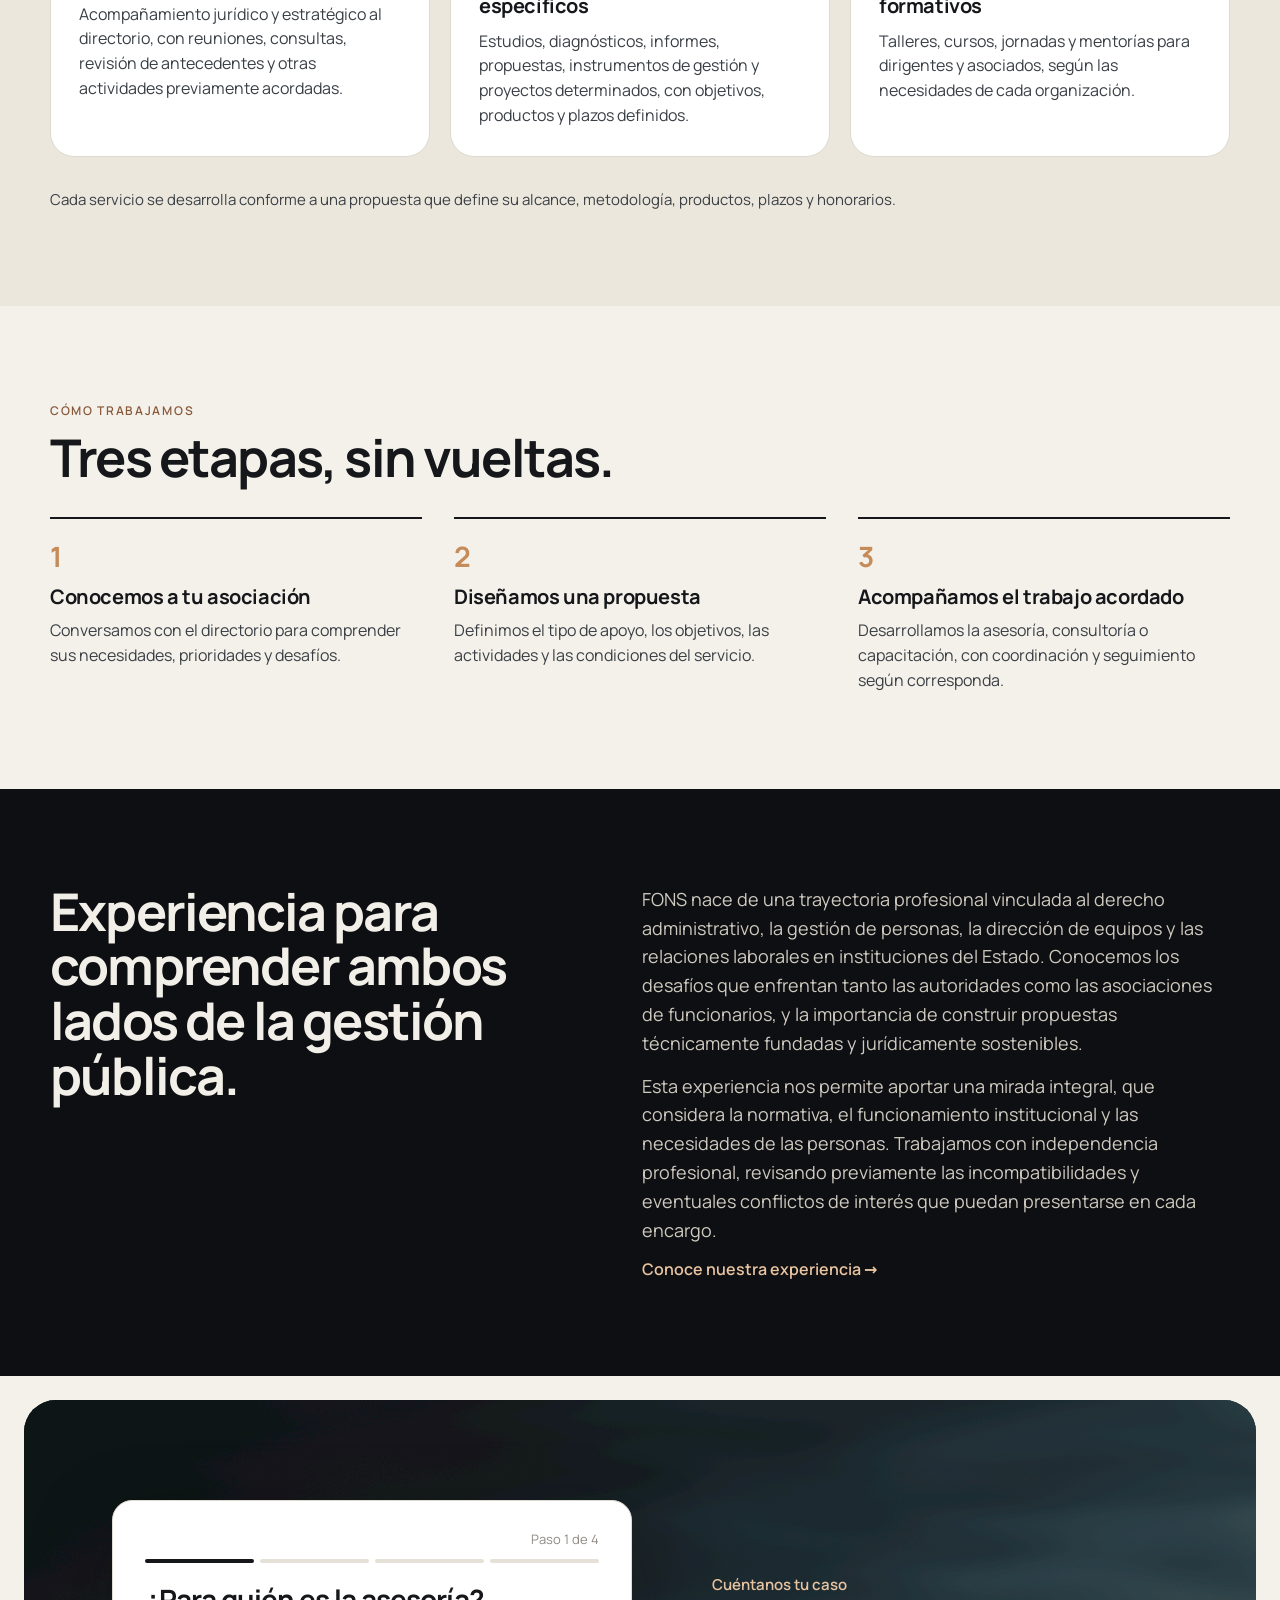
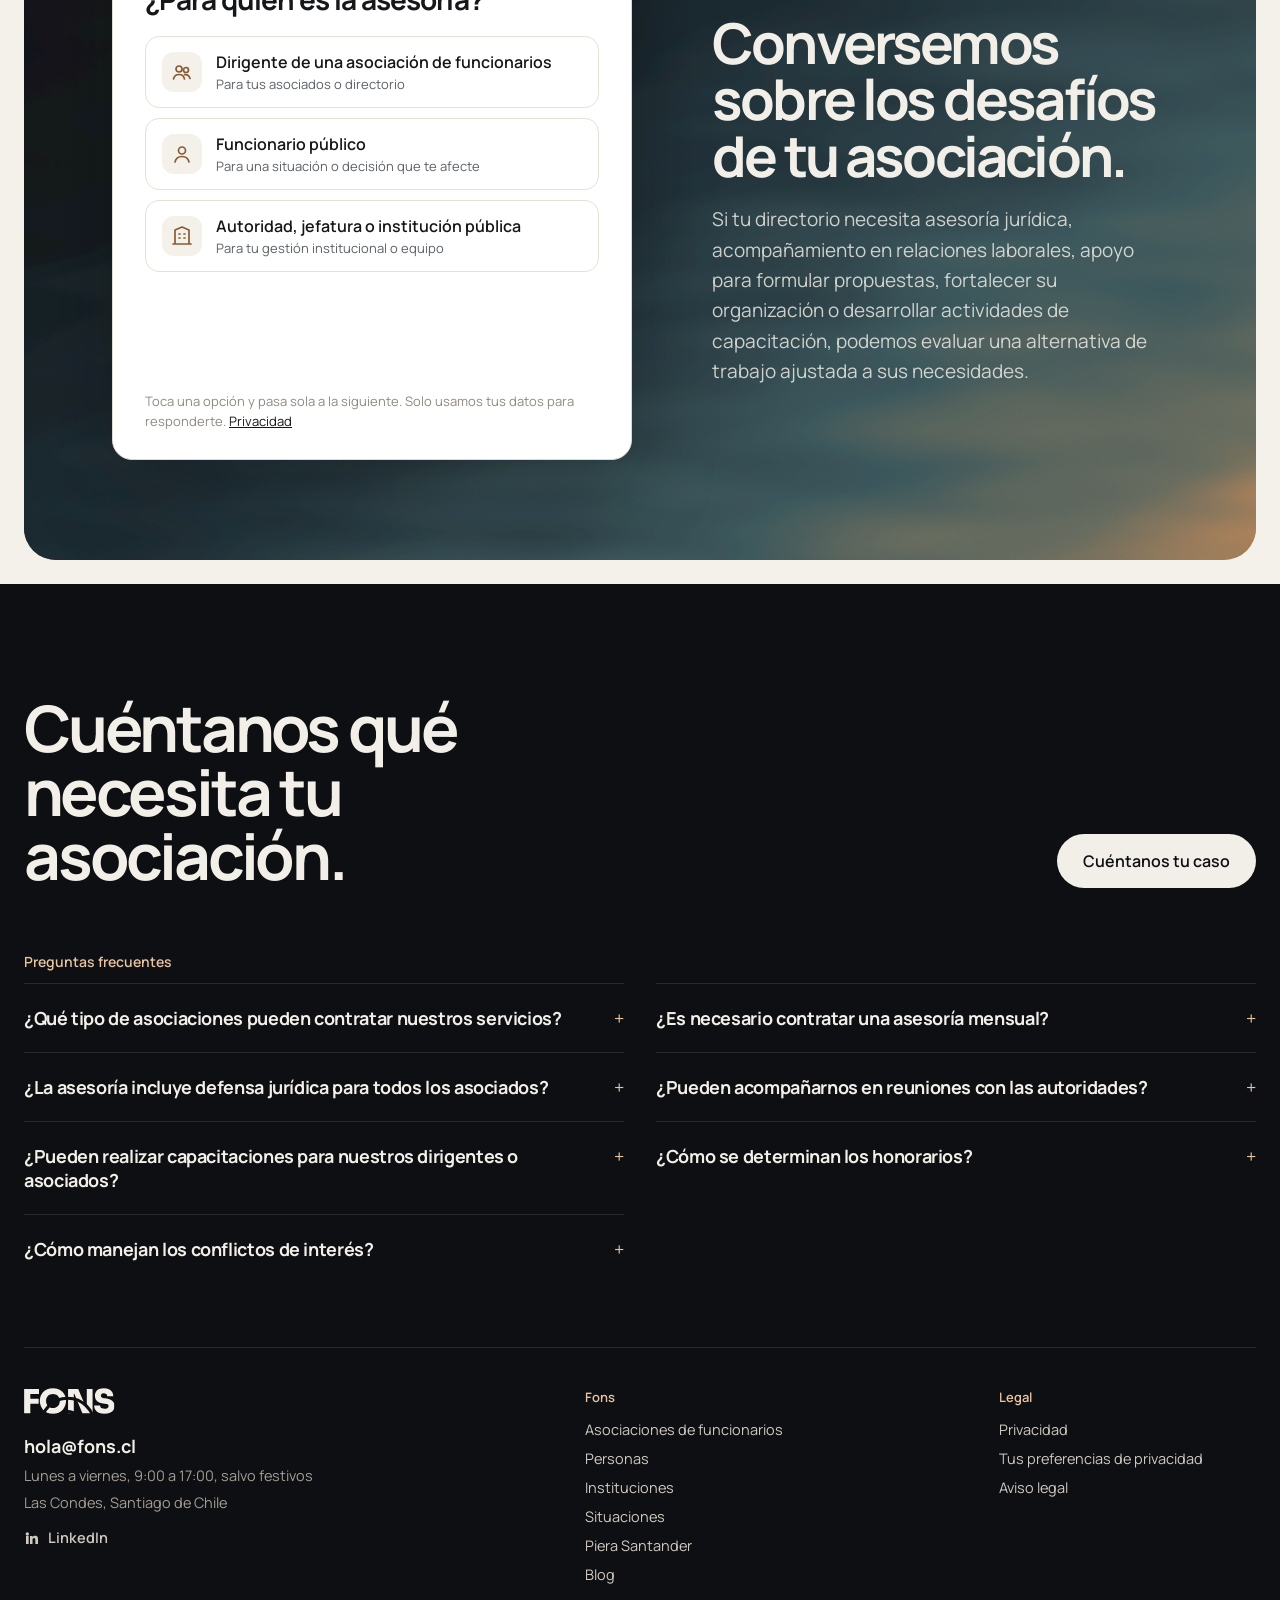
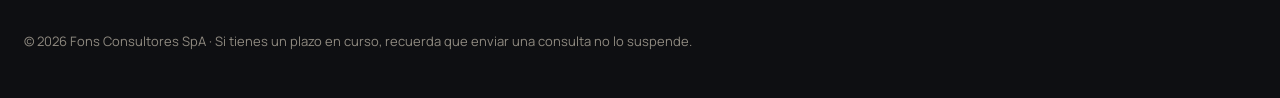
<file: directorios/index.html>
<!DOCTYPE html>

<html lang="es">
<head>
<meta charset="utf-8"/>
<script>
window.dataLayer = window.dataLayer || [];
function gtag(){dataLayer.push(arguments);}
gtag('consent', 'default', {ad_storage: 'denied', ad_user_data: 'denied', ad_personalization: 'denied', analytics_storage: 'denied', wait_for_update: 500});
try { if (localStorage.getItem('fons_consent') === 'granted') gtag('consent', 'update', {analytics_storage: 'granted'}); } catch (e) {}
gtag('js', new Date());
</script>
<script async="" src="https://www.googletagmanager.com/gtm.js?id=GTM-M7PFMKXB"></script>
<meta content="width=device-width, initial-scale=1" name="viewport"/><meta content="Asesoría mensual para asociaciones de funcionarios públicos: mesas con la autoridad, plantas, encasillamientos y orientación a cada socio." name="description"/><meta content="Para asociaciones de funcionarios · Fons" property="og:title"/><meta content="Asesoría mensual para asociaciones de funcionarios públicos: mesas con la autoridad, plantas, encasillamientos y orientación a cada socio." property="og:description"/><meta content="website" property="og:type"/><meta content="#0E0F12" name="theme-color"/><link href="/assets/favicon.svg" rel="icon" type="image/svg+xml"/><link as="font" crossorigin="" href="/assets/manrope.woff2" rel="preload" type="font/woff2"/><link href="/assets/site.css" rel="stylesheet"/><meta charset="utf-8"/>
<title>Para asociaciones de funcionarios · Fons</title>
<style>
@media (max-width: 760px){
  .fc-pad{padding:12px 12px !important}
  .fc-inner{border-radius:24px !important;min-height:0 !important}
  .fc-row{padding:40px 16px 16px !important;gap:28px !important;flex-direction:column-reverse;align-items:stretch !important}
  .fc-form{flex:1 1 auto !important;width:100% !important;min-height:0 !important}
  .fc-text{flex:0 0 auto !important}
  .fc-text h2{font-size:34px !important}
  .fc-text p{font-size:16px !important}
  .faq-foot{grid-template-columns:1fr !important}
}

.fons-burger{display:none}
@media (max-width: 760px){
  nav{flex-wrap:nowrap !important;padding:16px 20px !important;gap:12px !important}
  .fons-links{flex-wrap:nowrap !important;gap:14px !important}
  .fons-links > a:not([style*="background"]){display:none !important}
  .fons-links > a[style*="background"]{padding:9px 14px !important;font-size:13px !important;white-space:nowrap}
  .fons-burger{display:flex !important;align-items:center}
  section > div{padding-top:72px !important;padding-bottom:72px !important}
  .sit-card{flex:1 1 100% !important;height:auto !important;margin-top:0 !important}
  .sit-card > div:last-child{min-height:200px}
  .sit-card.feat{height:400px !important}
  .sit-home .sit-card.feat{order:-1}
  .sit-home .sit-card:not(.feat) > div:last-child{display:none !important}
  .sit-home .sit-card:not(.feat){padding-bottom:28px}
  form div[style*="repeat(3,1fr)"]{grid-template-columns:1fr 1fr !important}
  form{padding:22px 18px !important}
  div[style*="repeat(2, minmax(0, 1fr))"]{grid-template-columns:1fr !important}
  a[style*="padding: 48px"]{padding:28px !important}
  h1,h2{overflow-wrap:break-word}
  section[style*="min-height"]{min-height:0 !important}
}

body{margin:0;background:#0E0F12}
a{color:#E8C4A0}
.fons-media{position:absolute;inset:0;width:100%;height:100%;object-fit:cover;object-position:center 60%}
.fons-veil{position:absolute;inset:0;background:radial-gradient(ellipse 55% 50% at 50% 45%,rgba(14,15,18,0.55),rgba(14,15,18,0.1) 75%),linear-gradient(180deg,rgba(14,15,18,0.6) 0%,rgba(14,15,18,0.15) 35%,rgba(14,15,18,0.25) 70%,#0E0F12 100%)}
@media (prefers-reduced-motion: reduce){video.fons-media{display:none}}
</style>
<link href="https://fons.cl/directorios/" rel="canonical"/><meta content="https://fons.cl/directorios/" property="og:url"/></head>
<body>
<div style="font-family: Manrope, system-ui, -apple-system, 'Segoe UI', sans-serif; color: #F2EFE8; background: #0E0F12; width: 100%">
<section style="position: relative; overflow: hidden; min-height: 740px; background: radial-gradient(ellipse 46% 60% at 50% 0%, rgba(232, 196, 160, 0.42), rgba(232, 196, 160, 0) 72%), radial-gradient(ellipse 50% 22% at 50% 560px, rgba(232, 196, 160, 0.12), rgba(232, 196, 160, 0) 70%), linear-gradient(180deg, #17161A 0%, #0E0F12 100%)">
<img alt="" aria-hidden="true" class="fons-media" src="/assets/fondo.jpg"/>
<video aria-hidden="true" autoplay="" class="fons-media" loop="" muted="" playsinline="" poster="/assets/fondo.jpg" preload="auto" src="/assets/fondo.mp4"></video>
<div aria-hidden="true" class="fons-veil"></div>
<nav style="position: relative; max-width: 1280px; margin: 0 auto; padding: 24px; display: flex; flex-wrap: wrap; gap: 16px 32px; align-items: center; justify-content: space-between">
<a aria-label="Fons, inicio" href="/" style="display: flex; align-items: center; gap: 10px; color: #F2EFE8; text-decoration: none">
<svg aria-hidden="true" height="21.8" style="display: block" viewbox="70 -756 2728 780" width="76.4"><mask height="780" id="fonsS1" maskunits="userSpaceOnUse" width="2728" x="70" y="-756"><rect fill="#fff" height="780" width="2728" x="70" y="-756"></rect><path d="M579 356 A804 804 0 0 1 2187 356" fill="none" stroke="#000" stroke-width="94"></path><path d="M981 356 A402 402 0 0 1 1785 356" fill="none" stroke="#000" stroke-width="94"></path></mask><path d="M74.0 0.0V-730.0H522.0V-578.0H260.0V-435.0H511.0V-283.0H260.0V0.0ZM940.0 20.0Q840.0 20.0 766.0 -14.5Q692.0 -49.0 643.0 -105.5Q594.0 -162.0 570.0 -228.0Q546.0 -294.0 546.0 -356.0V-378.0Q546.0 -447.0 571.0 -513.5Q596.0 -580.0 646.0 -634.0Q696.0 -688.0 769.5 -720.0Q843.0 -752.0 940.0 -752.0Q1036.0 -752.0 1109.5 -720.0Q1183.0 -688.0 1233.0 -634.0Q1283.0 -580.0 1308.5 -513.5Q1334.0 -447.0 1334.0 -378.0V-356.0Q1334.0 -294.0 1309.5 -228.0Q1285.0 -162.0 1236.0 -105.5Q1187.0 -49.0 1113.0 -14.5Q1039.0 20.0 940.0 20.0ZM940.0 -154.0Q988.0 -154.0 1026.0 -170.0Q1064.0 -186.0 1091.0 -215.0Q1118.0 -244.0 1132.0 -282.5Q1146.0 -321.0 1146.0 -366.0Q1146.0 -414.0 1131.5 -453.0Q1117.0 -492.0 1090.0 -520.0Q1063.0 -548.0 1025.0 -563.0Q987.0 -578.0 940.0 -578.0Q892.0 -578.0 854.0 -563.0Q816.0 -548.0 789.0 -520.0Q762.0 -492.0 748.0 -453.0Q734.0 -414.0 734.0 -366.0Q734.0 -321.0 748.0 -282.5Q762.0 -244.0 789.0 -215.0Q816.0 -186.0 854.0 -170.0Q892.0 -154.0 940.0 -154.0ZM1396.0 0.0V-730.0H1701.0L1944.0 -148.0H1959.0V-730.0H2133.0V0.0H1826.0L1583.0 -582.0H1568.0V0.0ZM2491.0 20.0Q2389.0 20.0 2319.5 -12.0Q2250.0 -44.0 2214.5 -99.5Q2179.0 -155.0 2179.0 -227.0H2359.0Q2359.0 -201.0 2373.5 -179.5Q2388.0 -158.0 2417.0 -146.0Q2446.0 -134.0 2491.0 -134.0Q2530.0 -134.0 2557.5 -144.0Q2585.0 -154.0 2599.5 -172.0Q2614.0 -190.0 2614.0 -215.0Q2614.0 -247.0 2587.0 -264.5Q2560.0 -282.0 2496.0 -287.0L2449.0 -291.0Q2336.0 -301.0 2269.0 -362.0Q2202.0 -423.0 2202.0 -524.0Q2202.0 -596.0 2235.5 -647.0Q2269.0 -698.0 2330.0 -725.0Q2391.0 -752.0 2474.0 -752.0Q2564.0 -752.0 2626.5 -722.0Q2689.0 -692.0 2722.0 -637.5Q2755.0 -583.0 2755.0 -511.0H2575.0Q2575.0 -535.0 2563.0 -555.0Q2551.0 -575.0 2528.5 -586.5Q2506.0 -598.0 2474.0 -598.0Q2444.0 -598.0 2423.5 -588.5Q2403.0 -579.0 2392.5 -562.0Q2382.0 -545.0 2382.0 -524.0Q2382.0 -496.0 2401.0 -476.0Q2420.0 -456.0 2467.0 -452.0L2514.0 -448.0Q2596.0 -441.0 2659.0 -412.5Q2722.0 -384.0 2758.0 -335.0Q2794.0 -286.0 2794.0 -215.0Q2794.0 -144.0 2757.5 -91.0Q2721.0 -38.0 2653.5 -9.0Q2586.0 20.0 2491.0 20.0Z" fill="#F2EFE8" mask="url(#fonsS1)"></path></svg>
</a>
<div class="fons-links" style="display: flex; flex-wrap: wrap; gap: 8px 26px; align-items: center; font-size: 14px">
<a href="/directorios/" style="color: #F2EFE8; text-decoration: underline; text-underline-offset: 6px">Asociaciones de funcionarios</a>
<a href="/funcionarios/" style="color: #A39E94; text-decoration: none">Personas</a>
<a href="/instituciones/" style="color: #A39E94; text-decoration: none">Instituciones</a>
<a href="/piera-santander/" style="color: #A39E94; text-decoration: none">Piera Santander</a><a href="/blog/" style="color: #A39E94; text-decoration: none">Blog</a>
<a href="#agenda" style="background: #F2EFE8; color: #0E0F12; padding: 11px 18px; border-radius: 999px; text-decoration: none; font-weight: 600">Cuéntanos tu caso</a>
<button aria-expanded="false" aria-label="Abrir menú" class="fons-burger" type="button"><svg height="22" viewbox="0 0 22 22" width="22"><path d="M3 7h16M3 15h16" stroke="#F2EFE8" stroke-linecap="round" stroke-width="2"></path></svg></button>
</div>
</nav>
<div style="position: relative; max-width: 1100px; margin: 0 auto; padding: 130px 24px 110px; display: flex; flex-direction: column; align-items: center; text-align: center; gap: 28px">
<h1 style="margin: 0; font-family: 'Manrope', system-ui, sans-serif; font-weight: 700; font-size: clamp(40px, 5.6vw, 80px); line-height: 0.98; letter-spacing: -0.055em; max-width: 18ch">Fortalecemos a quienes representan a los funcionarios públicos.</h1>
<p style="margin: 0; font-size: 20px; line-height: 1.55; color: #D9D4C9; max-width: 48ch">Asesoría jurídica, estratégica y organizacional para asociaciones de funcionarios.</p>
<div style="display: flex; flex-wrap: wrap; justify-content: center; gap: 12px; padding-top: 8px">
<a href="#agenda" style="background: #F2EFE8; color: #0E0F12; padding: 15px 24px; border-radius: 999px; text-decoration: none; font-weight: 600; font-size: 16px">Cuéntanos qué necesita tu asociación</a>
<a href="#servicios" style="border: 1px solid rgba(242, 239, 232, 0.45); color: #F2EFE8; padding: 15px 24px; border-radius: 999px; text-decoration: none; font-weight: 600; font-size: 16px">Ver servicios</a>
</div>
</div>
</section>
<section aria-labelledby="enf-h" class="ins"><div class="ins-in ins-intro">
<h2 id="enf-h">Asesoría jurídica, estratégica y organizacional para asociaciones de funcionarios.</h2>
<p>En FONS acompañamos a los directorios en la defensa de los intereses colectivos de sus asociados, las relaciones con las autoridades, el desarrollo de propuestas y el fortalecimiento de su gestión. Conocemos los desafíos de la representación funcionaria y la importancia de contar con argumentos jurídicos, antecedentes técnicos y herramientas de gestión para ejercerla. Nuestro trabajo combina conocimiento del empleo público, experiencia directiva y una mirada práctica de las relaciones laborales en el Estado.</p>
</div></section>
<section aria-labelledby="srv-h" class="ins alt" id="servicios"><div class="ins-in">
<div class="ins-head"><span class="ins-k">NUESTROS SERVICIOS</span><h2 id="srv-h">Cinco líneas para fortalecer la representación.</h2>
<p>Elige el área que te interesa y revisa el detalle.</p></div>
<div class="ins-grid cinco"><article class="ins-card" id="juridica"><span class="ins-n">01</span><h3>Asesoría jurídica y estratégica</h3><p class="ins-lead">Fundamentos sólidos para representar y tomar decisiones.</p><p>Asesoramos a los directorios en materias jurídicas y administrativas que inciden en los derechos e intereses de la asociación y sus asociados.</p><details><summary>Ver servicios <svg aria-hidden="true" fill="none" height="18" stroke="currentColor" stroke-linecap="round" stroke-width="2" viewbox="0 0 24 24" width="18"><path d="M6 9l6 6 6-6"></path></svg></summary><ul><li>Derecho administrativo y empleo público.</li><li>Interpretación y aplicación de normativa funcionaria.</li><li>Análisis y revisión de decisiones administrativas.</li><li>Elaboración de informes jurídicos y propuestas fundadas.</li><li>Asesoría en derechos y atribuciones de las asociaciones.</li><li>Revisión de antecedentes y preparación de presentaciones ante autoridades.</li><li>Apoyo jurídico en procesos institucionales que afecten intereses colectivos.</li></ul></details></article><article class="ins-card" id="relaciones"><span class="ins-n">02</span><h3>Relaciones laborales y representación</h3><p class="ins-lead">Mejores herramientas para el diálogo con las autoridades.</p><p>Acompañamos a los directorios en sus relaciones institucionales, fortaleciendo su capacidad de análisis, propuesta y representación.</p><details><summary>Ver servicios <svg aria-hidden="true" fill="none" height="18" stroke="currentColor" stroke-linecap="round" stroke-width="2" viewbox="0 0 24 24" width="18"><path d="M6 9l6 6 6-6"></path></svg></summary><ul><li>Preparación de mesas y reuniones con autoridades.</li><li>Construcción de agendas de trabajo.</li><li>Análisis de propuestas institucionales.</li><li>Preparación de antecedentes técnicos y jurídicos.</li><li>Formulación de propuestas y alternativas de solución.</li><li>Gestión y abordaje de controversias laborales.</li><li>Seguimiento de acuerdos y compromisos.</li></ul></details></article><article class="ins-card" id="carrera"><span class="ins-n">03</span><h3>Carrera funcionaria y condiciones laborales</h3><p class="ins-lead">Asesoría en las materias que impactan la vida laboral de los asociados.</p><p>Apoyamos a las asociaciones en el análisis de políticas, procesos y decisiones institucionales relacionadas con la gestión de personas.</p><details><summary>Ver servicios <svg aria-hidden="true" fill="none" height="18" stroke="currentColor" stroke-linecap="round" stroke-width="2" viewbox="0 0 24 24" width="18"><path d="M6 9l6 6 6-6"></path></svg></summary><ul><li>Carrera funcionaria y desarrollo profesional.</li><li>Concursos, movilidad y procesos de selección.</li><li>Calificaciones y gestión del desempeño.</li><li>Dotaciones, estructuras y organización del trabajo.</li><li>Remuneraciones y condiciones de empleo.</li><li>Bienestar y calidad de vida laboral.</li><li>Prevención del acoso y la violencia en el trabajo.</li><li>Procesos de modernización y transformación institucional.</li></ul></details></article><article class="ins-card" id="fortalecimiento"><span class="ins-n">04</span><h3>Fortalecimiento y gestión de asociaciones</h3><p class="ins-lead">Una organización fortalecida representa mejor a sus asociados.</p><p>Acompañamos a los directorios en el desarrollo de herramientas para mejorar su organización, planificación y funcionamiento.</p><details><summary>Ver servicios <svg aria-hidden="true" fill="none" height="18" stroke="currentColor" stroke-linecap="round" stroke-width="2" viewbox="0 0 24 24" width="18"><path d="M6 9l6 6 6-6"></path></svg></summary><ul><li>Diagnósticos de funcionamiento asociativo.</li><li>Planificación y definición de prioridades.</li><li>Organización del trabajo del directorio.</li><li>Revisión y actualización de estatutos y procedimientos internos.</li><li>Asesoría en materias de funcionamiento asociativo.</li><li>Comunicación con los asociados y rendición de gestión.</li><li>Elaboración de planes de trabajo y seguimiento de compromisos.</li><li>Desarrollo de herramientas para fortalecer la representación.</li></ul></details></article><article class="ins-card" id="capacitacion"><span class="ins-n">05</span><h3>Capacitación y desarrollo de dirigentes</h3><p class="ins-lead">Conocimiento y herramientas para una representación efectiva.</p><p>Diseñamos capacitaciones, talleres y mentorías ajustados a las necesidades de cada asociación.</p><details><summary>Ver servicios <svg aria-hidden="true" fill="none" height="18" stroke="currentColor" stroke-linecap="round" stroke-width="2" viewbox="0 0 24 24" width="18"><path d="M6 9l6 6 6-6"></path></svg></summary><ul><li>Derecho administrativo y Estatuto Administrativo.</li><li>Derechos y deberes de los funcionarios.</li><li>Carrera funcionaria y empleo público.</li><li>Funcionamiento y atribuciones de las asociaciones.</li><li>Relaciones laborales y diálogo institucional.</li><li>Liderazgo y gestión de equipos dirigenciales.</li><li>Comunicación, negociación y gestión de conflictos.</li><li>Procedimientos disciplinarios y responsabilidad administrativa.</li><li>Ley Karin y prevención del acoso y la violencia laboral.</li><li>Herramientas de planificación y gestión asociativa.</li><li>Presencial o virtual: talleres, jornadas de trabajo, programas formativos y mentorías.</li></ul></details></article></div>
</div></section>
<section aria-labelledby="ori-h" class="ins"><div class="ins-in ins-exp claro">
<div class="ins-head"><span class="ins-k">COMPLEMENTARIO</span><h2 id="ori-h">Orientación jurídica para asociados.</h2></div>
<div><p class="ins-lead">Apoyo cuando una situación individual requiere atención especializada.</p>
<p>Los directorios también reciben consultas de asociados que enfrentan situaciones que afectan sus derechos funcionarios. Por eso, nuestros servicios pueden contemplar orientación jurídica inicial en empleo público, carrera funcionaria, concursos, calificaciones, procedimientos disciplinarios, término de funciones y otras decisiones administrativas.</p>
<p>Cuando una situación requiere representación o defensa jurídica individual, evaluamos sus antecedentes y las condiciones para asumir el encargo. El alcance de la orientación individual se establece expresamente en cada propuesta de servicios.</p></div>
</div></section>
<section aria-labelledby="mod-h" class="ins alt"><div class="ins-in">
<div class="ins-head"><span class="ins-k">MODALIDADES</span><h2 id="mod-h">Cómo podemos trabajar juntos.</h2></div>
<div class="ins-mods"><div class="ins-mod"><h3>Asesoría permanente</h3><p>Acompañamiento jurídico y estratégico al directorio, con reuniones, consultas, revisión de antecedentes y otras actividades previamente acordadas.</p></div><div class="ins-mod"><h3>Consultorías y encargos específicos</h3><p>Estudios, diagnósticos, informes, propuestas, instrumentos de gestión y proyectos determinados, con objetivos, productos y plazos definidos.</p></div><div class="ins-mod"><h3>Capacitaciones y programas formativos</h3><p>Talleres, cursos, jornadas y mentorías para dirigentes y asociados, según las necesidades de cada organización.</p></div></div>
<p class="ins-nota">Cada servicio se desarrolla conforme a una propuesta que define su alcance, metodología, productos, plazos y honorarios.</p>
</div></section>
<section aria-labelledby="eta-h" class="ins"><div class="ins-in">
<div class="ins-head"><span class="ins-k">CÓMO TRABAJAMOS</span><h2 id="eta-h">Tres etapas, sin vueltas.</h2></div>
<ol class="ins-etapas"><li><span class="ins-n">1</span><h3>Conocemos a tu asociación</h3><p>Conversamos con el directorio para comprender sus necesidades, prioridades y desafíos.</p></li><li><span class="ins-n">2</span><h3>Diseñamos una propuesta</h3><p>Definimos el tipo de apoyo, los objetivos, las actividades y las condiciones del servicio.</p></li><li><span class="ins-n">3</span><h3>Acompañamos el trabajo acordado</h3><p>Desarrollamos la asesoría, consultoría o capacitación, con coordinación y seguimiento según corresponda.</p></li></ol>
</div></section>
<section aria-labelledby="exp-h" class="ins exp"><div class="ins-in ins-exp">
<h2 id="exp-h">Experiencia para comprender ambos lados de la gestión pública.</h2>
<div><p>FONS nace de una trayectoria profesional vinculada al derecho administrativo, la gestión de personas, la dirección de equipos y las relaciones laborales en instituciones del Estado. Conocemos los desafíos que enfrentan tanto las autoridades como las asociaciones de funcionarios, y la importancia de construir propuestas técnicamente fundadas y jurídicamente sostenibles.</p>
<p>Esta experiencia nos permite aportar una mirada integral, que considera la normativa, el funcionamiento institucional y las necesidades de las personas. Trabajamos con independencia profesional, revisando previamente las incompatibilidades y eventuales conflictos de interés que puedan presentarse en cada encargo.</p>
<a class="ins-link" href="/piera-santander/">Conoce nuestra experiencia →</a></div>
</div></section>
<section class="fc-wrap" id="agenda" style="background: #F4F1EA; color: #F2EFE8">
<div class="fc-pad" style="max-width: 1392px; margin: 0 auto; padding: 24px 24px">
<div class="fc-inner" style="position: relative; overflow: hidden; border-radius: 32px; min-height: 760px; display: flex; align-items: center">
<svg aria-hidden="true" preserveaspectratio="xMidYMid slice" style="position:absolute;inset:0;width:100%;height:100%" viewbox="0 0 1280 820">
<defs><lineargradient id="gfc" x1="0" x2="1" y1="0" y2="1"><stop offset="0" stop-color="#0B0E10"></stop><stop offset=".3" stop-color="#141B1E"></stop><stop offset=".5" stop-color="#22323A"></stop><stop offset=".68" stop-color="#3E5A5F"></stop><stop offset=".82" stop-color="#6B6F62"></stop><stop offset=".92" stop-color="#C58C5A"></stop><stop offset="1" stop-color="#E8C4A0"></stop></lineargradient>
<filter height="140%" id="ffc" width="140%" x="-20%" y="-20%"><feturbulence basefrequency="0.0035 0.016" numoctaves="2" result="n" seed="33" type="fractalNoise"></feturbulence><fedisplacementmap in="SourceGraphic" in2="n" scale="300" xchannelselector="R" ychannelselector="G"></fedisplacementmap></filter>
<filter id="gnfc"><feturbulence basefrequency="0.9" numoctaves="2" seed="3" type="fractalNoise"></feturbulence><fecolormatrix values="0 0 0 0 0  0 0 0 0 0  0 0 0 0 0  0 0 0 .06 0"></fecolormatrix></filter></defs>
<rect fill="url(#gfc)" filter="url(#ffc)" height="1100" width="1560" x="-140" y="-140"></rect><rect filter="url(#gnfc)" height="820" width="1280"></rect></svg>
<div class="fc-row" style="position: relative; z-index: 1; width: 100%; box-sizing: border-box; padding: 80px 88px; display: flex; flex-wrap: wrap; align-items: center; gap: 48px 80px">
<form class="fc-form fons-form" novalidate="" style="flex: 0 1 520px; min-width: 0; min-height: 560px; box-sizing: border-box; background: #FFFFFF; border: 1px solid #DED9CE; border-radius: 20px; padding: 28px 32px; display: flex; flex-direction: column; box-shadow: 0 30px 80px rgba(8,10,12,.35)"><noscript><p style="color:#15171A">Escríbenos a <a href="mailto:hola@fons.cl">hola@fons.cl</a>.</p></noscript></form>
<div class="fc-text" style="flex: 1 1 360px; min-width: 0; display: flex; flex-direction: column; gap: 20px">
<span style="font-size: 15px; font-weight: 600; color: #E8C4A0">Cuéntanos tu caso</span>
<h2 style="margin: 0; font-family: 'Manrope', system-ui, sans-serif; font-weight: 700; font-size: clamp(36px, 4.4vw, 60px); line-height: 1; letter-spacing: -0.05em; max-width: 12ch">Conversemos sobre los desafíos de tu asociación.</h2>
<p style="margin: 0; font-size: 19px; line-height: 1.6; color: rgba(242,239,232,.82); max-width: 40ch">Si tu directorio necesita asesoría jurídica, acompañamiento en relaciones laborales, apoyo para formular propuestas, fortalecer su organización o desarrollar actividades de capacitación, podemos evaluar una alternativa de trabajo ajustada a sus necesidades.</p>
</div>
</div>
</div>
</div>
</section>
<footer style="position: relative; overflow: hidden; background: #0E0F12; color: #F2EFE8">
<div style="max-width: 1280px; margin: 0 auto; padding: 112px 24px 48px; display: flex; flex-direction: column; gap: 64px">
<div style="display: flex; flex-wrap: wrap; gap: 32px; align-items: flex-end; justify-content: space-between">
<h2 style="margin: 0; font-family: 'Manrope', system-ui, sans-serif; font-weight: 700; font-size: clamp(36px, 5vw, 68px); line-height: 1; letter-spacing: -0.05em; max-width: 14ch">Cuéntanos qué necesita tu asociación.</h2>
<a href="#agenda" style="background: #F2EFE8; color: #0E0F12; padding: 16px 26px; border-radius: 999px; text-decoration: none; font-weight: 600; font-size: 16px">Cuéntanos tu caso</a>
</div>
<div class="ft3"><div style="display: flex; flex-direction: column; gap: 12px">
<span style="font-size: 14px; font-weight: 600; color: #E8C4A0">Preguntas frecuentes</span>
<div class="faq-foot" style="display: grid; grid-template-columns: repeat(2, minmax(0, 1fr)); gap: 0 48px">
<details style="border-top: 1px solid rgba(242,239,232,.12); padding: 22px 0"><summary style="cursor: pointer; list-style: none; display: flex; justify-content: space-between; gap: 24px; font-family: 'Manrope', system-ui, sans-serif; font-size: 22px; font-weight: 700; letter-spacing: -0.02em; color: #F2EFE8; font-size: 18px">¿Qué tipo de asociaciones pueden contratar nuestros servicios?<span aria-hidden="true" style="color: #E8C4A0; font-weight: 400">+</span></summary><p style="margin: 12px 0 0; font-size: 17px; line-height: 1.6; color: #A39E94; max-width: 64ch">Trabajamos con asociaciones de funcionarios del sector público que requieren apoyo jurídico, estratégico, organizacional o formativo, considerando sus características y el marco normativo aplicable.</p></details><details style="border-top: 1px solid rgba(242,239,232,.12); padding: 22px 0"><summary style="cursor: pointer; list-style: none; display: flex; justify-content: space-between; gap: 24px; font-family: 'Manrope', system-ui, sans-serif; font-size: 22px; font-weight: 700; letter-spacing: -0.02em; color: #F2EFE8; font-size: 18px">¿Es necesario contratar una asesoría mensual?<span aria-hidden="true" style="color: #E8C4A0; font-weight: 400">+</span></summary><p style="margin: 12px 0 0; font-size: 17px; line-height: 1.6; color: #A39E94; max-width: 64ch">No. Puedes solicitar asesoría permanente, una consultoría específica o una capacitación, según las necesidades de tu asociación.</p></details><details style="border-top: 1px solid rgba(242,239,232,.12); padding: 22px 0"><summary style="cursor: pointer; list-style: none; display: flex; justify-content: space-between; gap: 24px; font-family: 'Manrope', system-ui, sans-serif; font-size: 22px; font-weight: 700; letter-spacing: -0.02em; color: #F2EFE8; font-size: 18px">¿La asesoría incluye defensa jurídica para todos los asociados?<span aria-hidden="true" style="color: #E8C4A0; font-weight: 400">+</span></summary><p style="margin: 12px 0 0; font-size: 17px; line-height: 1.6; color: #A39E94; max-width: 64ch">No necesariamente. La orientación individual puede formar parte de los servicios contratados, pero su alcance debe acordarse expresamente. La representación o defensa jurídica individual requiere una evaluación específica.</p></details><details style="border-top: 1px solid rgba(242,239,232,.12); padding: 22px 0"><summary style="cursor: pointer; list-style: none; display: flex; justify-content: space-between; gap: 24px; font-family: 'Manrope', system-ui, sans-serif; font-size: 22px; font-weight: 700; letter-spacing: -0.02em; color: #F2EFE8; font-size: 18px">¿Pueden acompañarnos en reuniones con las autoridades?<span aria-hidden="true" style="color: #E8C4A0; font-weight: 400">+</span></summary><p style="margin: 12px 0 0; font-size: 17px; line-height: 1.6; color: #A39E94; max-width: 64ch">Sí. Podemos apoyar la preparación de reuniones y mesas de trabajo, elaborar antecedentes y propuestas, y participar en instancias de acompañamiento cuando se acuerde como parte del servicio.</p></details><details style="border-top: 1px solid rgba(242,239,232,.12); padding: 22px 0"><summary style="cursor: pointer; list-style: none; display: flex; justify-content: space-between; gap: 24px; font-family: 'Manrope', system-ui, sans-serif; font-size: 22px; font-weight: 700; letter-spacing: -0.02em; color: #F2EFE8; font-size: 18px">¿Pueden realizar capacitaciones para nuestros dirigentes o asociados?<span aria-hidden="true" style="color: #E8C4A0; font-weight: 400">+</span></summary><p style="margin: 12px 0 0; font-size: 17px; line-height: 1.6; color: #A39E94; max-width: 64ch">Sí. Diseñamos actividades formativas sobre derecho administrativo, empleo público, relaciones laborales, liderazgo, gestión asociativa y otras materias de interés para la organización.</p></details><details style="border-top: 1px solid rgba(242,239,232,.12); padding: 22px 0"><summary style="cursor: pointer; list-style: none; display: flex; justify-content: space-between; gap: 24px; font-family: 'Manrope', system-ui, sans-serif; font-size: 22px; font-weight: 700; letter-spacing: -0.02em; color: #F2EFE8; font-size: 18px">¿Cómo se determinan los honorarios?<span aria-hidden="true" style="color: #E8C4A0; font-weight: 400">+</span></summary><p style="margin: 12px 0 0; font-size: 17px; line-height: 1.6; color: #A39E94; max-width: 64ch">Preparamos una propuesta considerando el tipo de servicio, su alcance, complejidad, duración y productos comprometidos.</p></details><details style="border-top: 1px solid rgba(242,239,232,.12); padding: 22px 0"><summary style="cursor: pointer; list-style: none; display: flex; justify-content: space-between; gap: 24px; font-family: 'Manrope', system-ui, sans-serif; font-size: 22px; font-weight: 700; letter-spacing: -0.02em; color: #F2EFE8; font-size: 18px">¿Cómo manejan los conflictos de interés?<span aria-hidden="true" style="color: #E8C4A0; font-weight: 400">+</span></summary><p style="margin: 12px 0 0; font-size: 17px; line-height: 1.6; color: #A39E94; max-width: 64ch">Antes de aceptar un encargo revisamos las incompatibilidades y posibles conflictos de interés. Nuestra asesoría se desarrolla con independencia profesional y sin comprometer la representación de intereses contrapuestos.</p></details></div>
</div></div>
<div class="ft3-bar"><div class="ft3-marca"><a aria-label="Fons, inicio" class="ft1-logo" href="/"><svg aria-hidden="true" height="17.2" style="display: block" viewbox="70 -756 2728 780" width="60.0"><mask height="780" id="fonsS2" maskunits="userSpaceOnUse" width="2728" x="70" y="-756"><rect fill="#fff" height="780" width="2728" x="70" y="-756"></rect><path d="M579 356 A804 804 0 0 1 2187 356" fill="none" stroke="#000" stroke-width="94"></path><path d="M981 356 A402 402 0 0 1 1785 356" fill="none" stroke="#000" stroke-width="94"></path></mask><path d="M74.0 0.0V-730.0H522.0V-578.0H260.0V-435.0H511.0V-283.0H260.0V0.0ZM940.0 20.0Q840.0 20.0 766.0 -14.5Q692.0 -49.0 643.0 -105.5Q594.0 -162.0 570.0 -228.0Q546.0 -294.0 546.0 -356.0V-378.0Q546.0 -447.0 571.0 -513.5Q596.0 -580.0 646.0 -634.0Q696.0 -688.0 769.5 -720.0Q843.0 -752.0 940.0 -752.0Q1036.0 -752.0 1109.5 -720.0Q1183.0 -688.0 1233.0 -634.0Q1283.0 -580.0 1308.5 -513.5Q1334.0 -447.0 1334.0 -378.0V-356.0Q1334.0 -294.0 1309.5 -228.0Q1285.0 -162.0 1236.0 -105.5Q1187.0 -49.0 1113.0 -14.5Q1039.0 20.0 940.0 20.0ZM940.0 -154.0Q988.0 -154.0 1026.0 -170.0Q1064.0 -186.0 1091.0 -215.0Q1118.0 -244.0 1132.0 -282.5Q1146.0 -321.0 1146.0 -366.0Q1146.0 -414.0 1131.5 -453.0Q1117.0 -492.0 1090.0 -520.0Q1063.0 -548.0 1025.0 -563.0Q987.0 -578.0 940.0 -578.0Q892.0 -578.0 854.0 -563.0Q816.0 -548.0 789.0 -520.0Q762.0 -492.0 748.0 -453.0Q734.0 -414.0 734.0 -366.0Q734.0 -321.0 748.0 -282.5Q762.0 -244.0 789.0 -215.0Q816.0 -186.0 854.0 -170.0Q892.0 -154.0 940.0 -154.0ZM1396.0 0.0V-730.0H1701.0L1944.0 -148.0H1959.0V-730.0H2133.0V0.0H1826.0L1583.0 -582.0H1568.0V0.0ZM2491.0 20.0Q2389.0 20.0 2319.5 -12.0Q2250.0 -44.0 2214.5 -99.5Q2179.0 -155.0 2179.0 -227.0H2359.0Q2359.0 -201.0 2373.5 -179.5Q2388.0 -158.0 2417.0 -146.0Q2446.0 -134.0 2491.0 -134.0Q2530.0 -134.0 2557.5 -144.0Q2585.0 -154.0 2599.5 -172.0Q2614.0 -190.0 2614.0 -215.0Q2614.0 -247.0 2587.0 -264.5Q2560.0 -282.0 2496.0 -287.0L2449.0 -291.0Q2336.0 -301.0 2269.0 -362.0Q2202.0 -423.0 2202.0 -524.0Q2202.0 -596.0 2235.5 -647.0Q2269.0 -698.0 2330.0 -725.0Q2391.0 -752.0 2474.0 -752.0Q2564.0 -752.0 2626.5 -722.0Q2689.0 -692.0 2722.0 -637.5Q2755.0 -583.0 2755.0 -511.0H2575.0Q2575.0 -535.0 2563.0 -555.0Q2551.0 -575.0 2528.5 -586.5Q2506.0 -598.0 2474.0 -598.0Q2444.0 -598.0 2423.5 -588.5Q2403.0 -579.0 2392.5 -562.0Q2382.0 -545.0 2382.0 -524.0Q2382.0 -496.0 2401.0 -476.0Q2420.0 -456.0 2467.0 -452.0L2514.0 -448.0Q2596.0 -441.0 2659.0 -412.5Q2722.0 -384.0 2758.0 -335.0Q2794.0 -286.0 2794.0 -215.0Q2794.0 -144.0 2757.5 -91.0Q2721.0 -38.0 2653.5 -9.0Q2586.0 20.0 2491.0 20.0Z" fill="#F2EFE8" mask="url(#fonsS2)"></path></svg></a><a class="ft3-mail" href="mailto:hola@fons.cl">hola@fons.cl</a><span>Lunes a viernes, 9:00 a 17:00, salvo festivos</span><span>Las Condes, Santiago de Chile</span><a aria-label="Fons en LinkedIn (se abre en una pestaña nueva)" class="ft3-in" href="https://www.linkedin.com/company/145438114/" rel="noopener" target="_blank"><svg aria-hidden="true" fill="currentColor" height="16" viewbox="0 0 24 24" width="16"><path d="M4.98 3.5a2.5 2.5 0 1 1 0 5 2.5 2.5 0 0 1 0-5zM3 9h4v12H3zM9 9h3.8v1.7h.05c.53-1 1.83-2.05 3.77-2.05C20.6 8.65 21 11.2 21 14.5V21h-4v-5.8c0-1.4-.03-3.2-1.95-3.2-1.95 0-2.25 1.5-2.25 3.1V21H9z"></path></svg>LinkedIn</a></div><nav aria-label="Pie de página" class="ft3-col"><b>Fons</b><a href="/directorios/">Asociaciones de funcionarios</a><a href="/funcionarios/">Personas</a><a href="/instituciones/">Instituciones</a><a href="/situaciones/">Situaciones</a><a href="/piera-santander/">Piera Santander</a><a href="/blog/">Blog</a></nav><div class="ft3-col"><b>Legal</b><span class="ft1-legal"><a href="/privacidad/">Privacidad</a><a href="/aviso-legal/">Aviso legal</a></span></div></div><p class="ft1-nota">© 2026 Fons Consultores SpA · Si tienes un plazo en curso, recuerda que enviar una consulta no lo suspende.</p>
</div>
</footer>
</div>
<script defer="" src="/assets/site.js"></script></body>
</html>
</file>
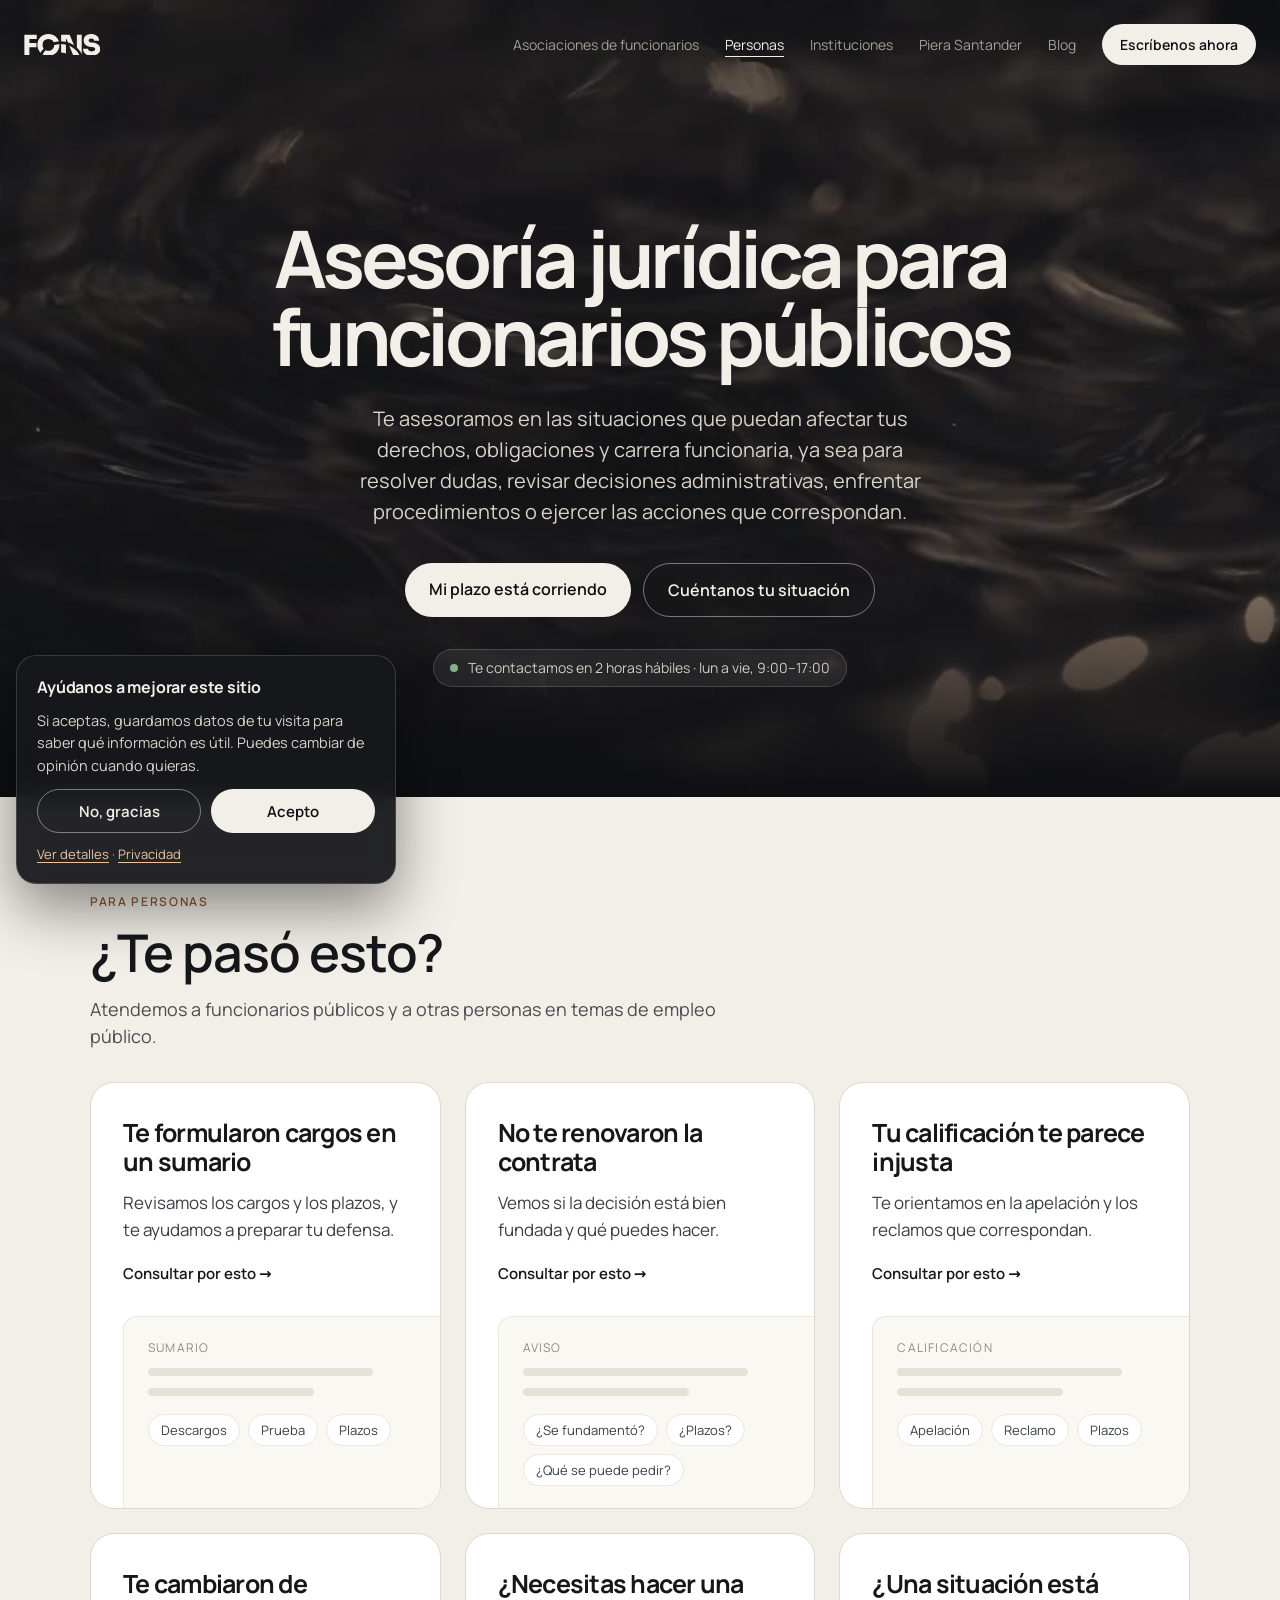
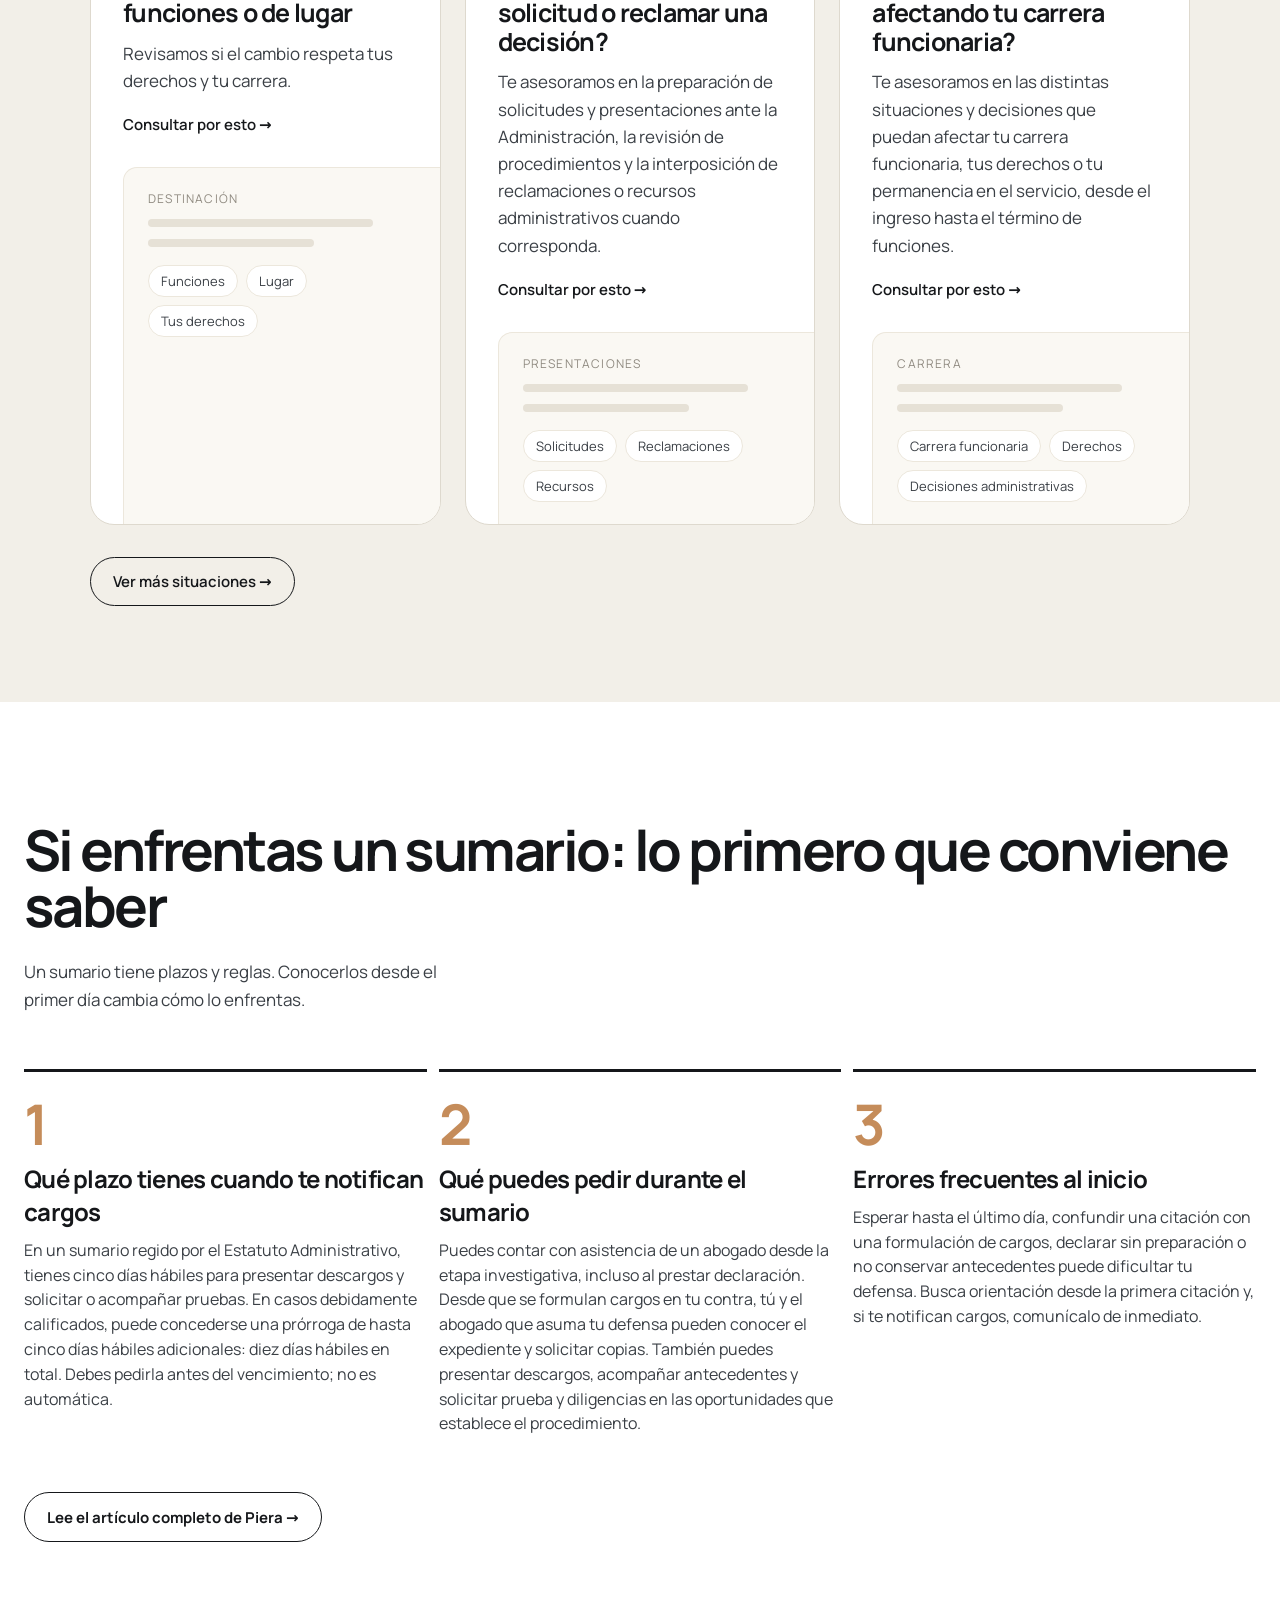
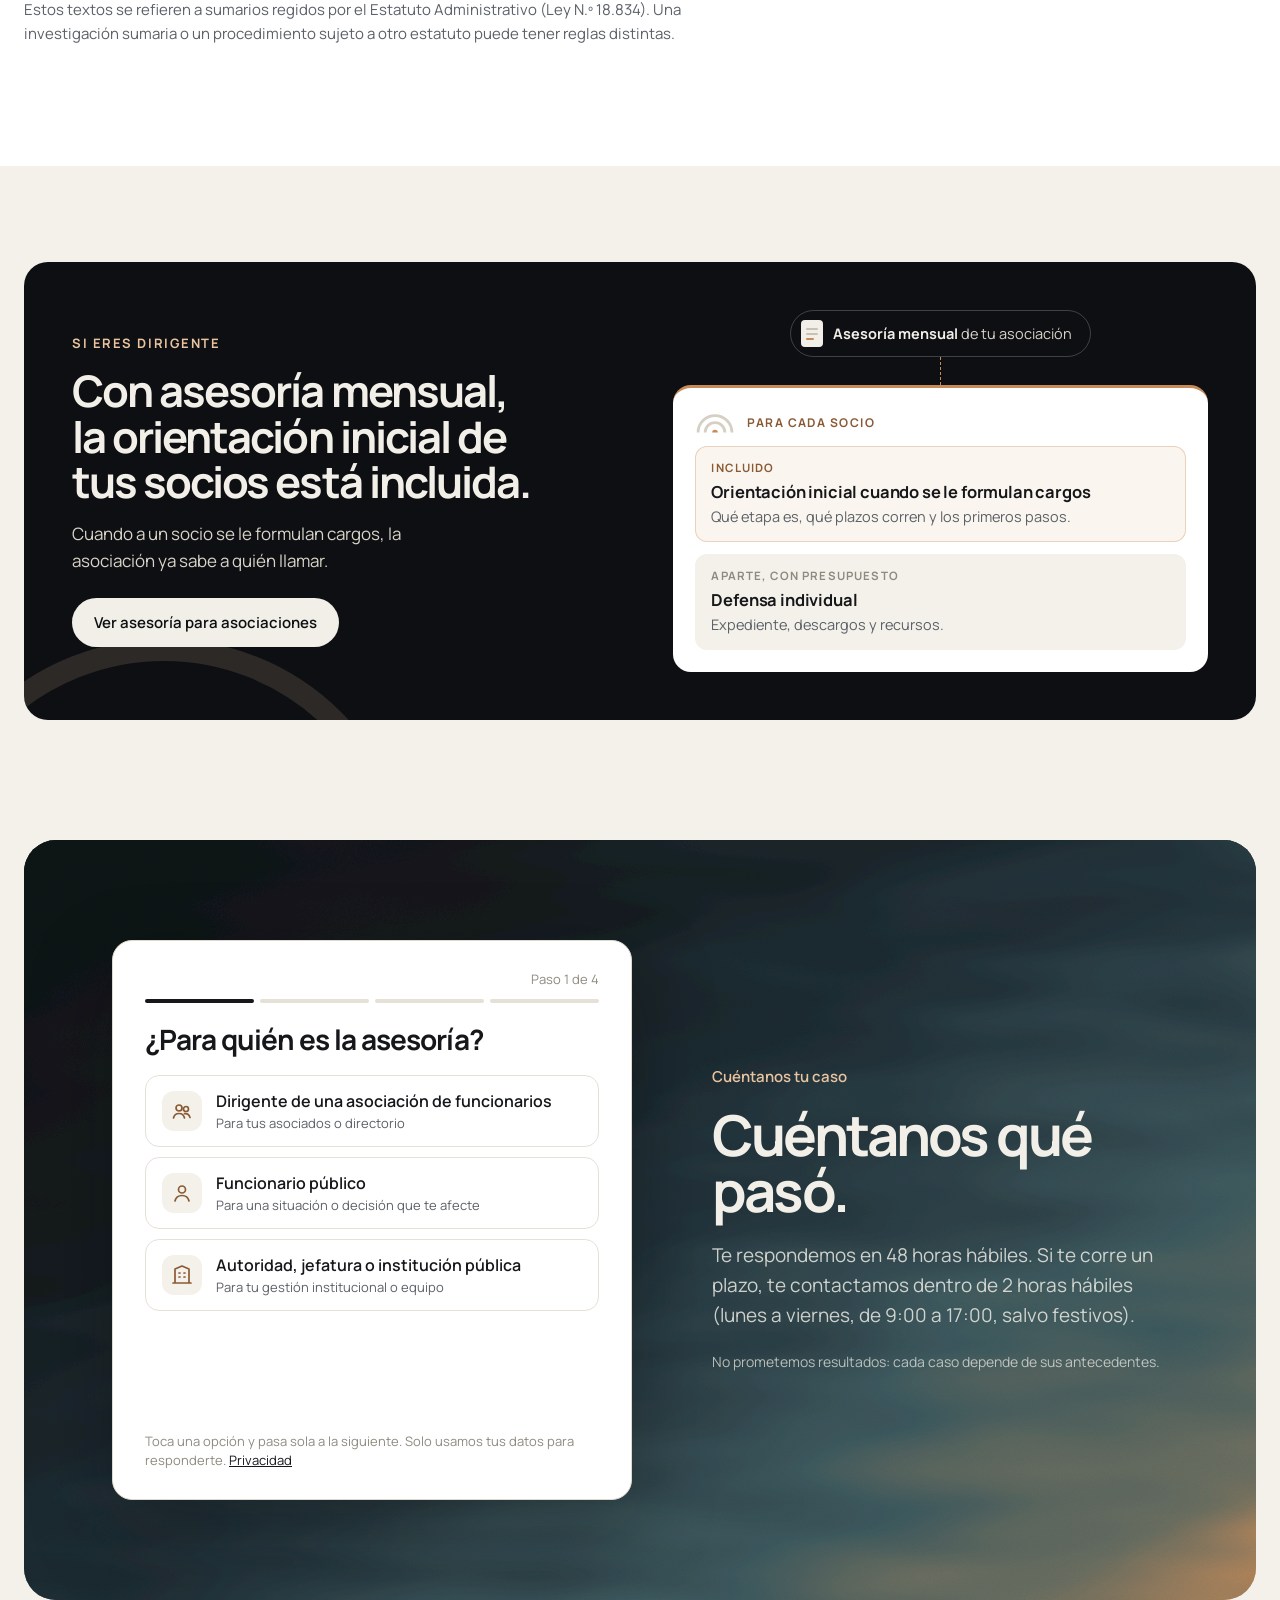
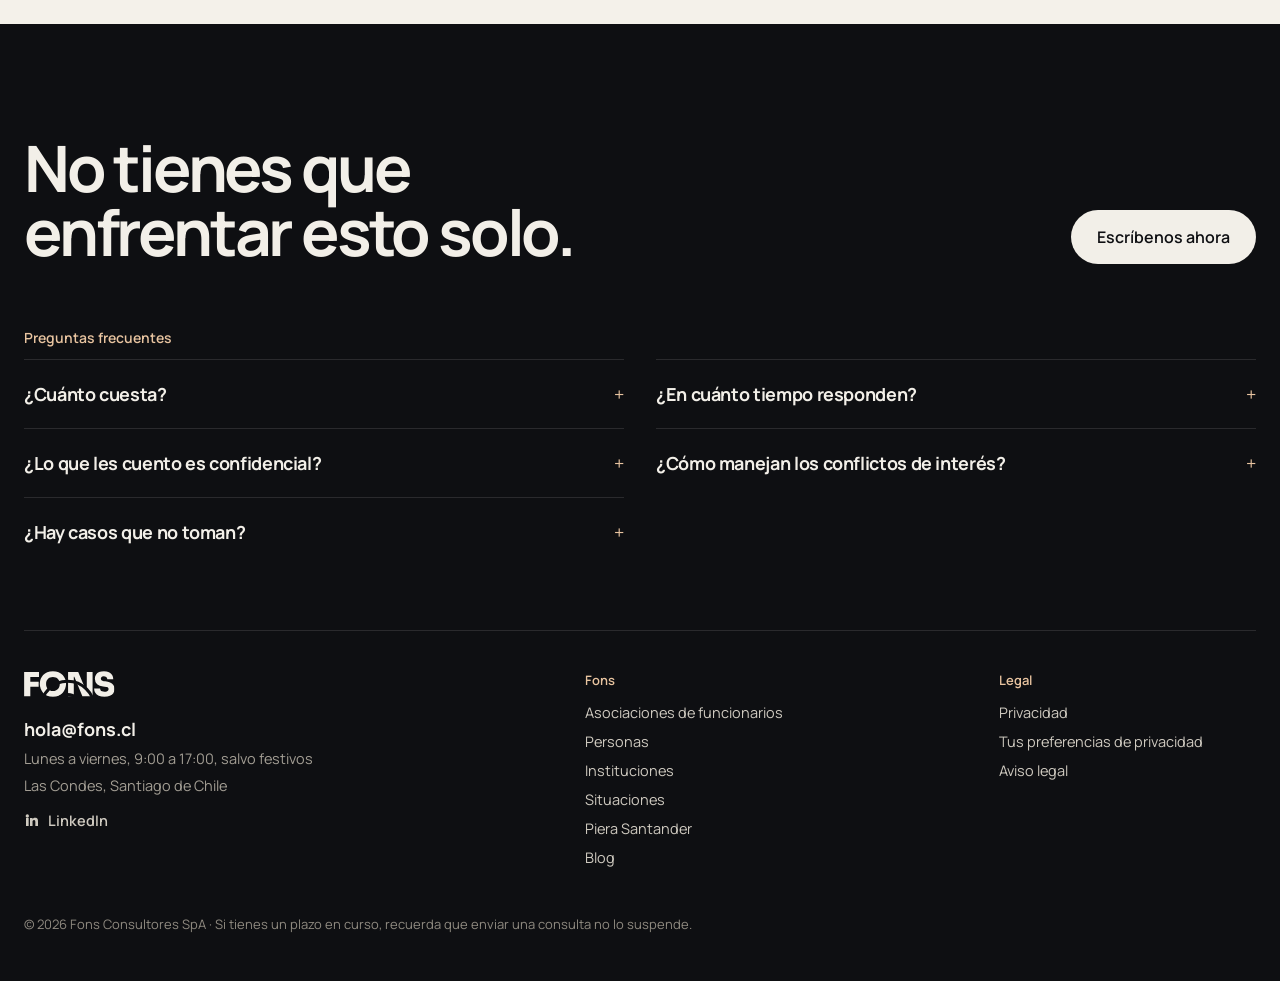
<file: funcionarios/index.html>
<!DOCTYPE html>

<html lang="es">
<head>
<meta charset="utf-8"/>
<script>
window.dataLayer = window.dataLayer || [];
function gtag(){dataLayer.push(arguments);}
gtag('consent', 'default', {ad_storage: 'denied', ad_user_data: 'denied', ad_personalization: 'denied', analytics_storage: 'denied', wait_for_update: 500});
try { if (localStorage.getItem('fons_consent') === 'granted') gtag('consent', 'update', {analytics_storage: 'granted'}); } catch (e) {}
gtag('js', new Date());
</script>
<script async="" src="https://www.googletagmanager.com/gtm.js?id=GTM-M7PFMKXB"></script>
<meta content="width=device-width, initial-scale=1" name="viewport"/><meta content="Sumarios, recursos, reclamos ante Contraloría, concursos, calificaciones y contratas. Si te corre un plazo, te contactamos dentro de 2 horas hábiles." name="description"/><meta content="Para personas · Sumarios, plazos y empleo público · Fons" property="og:title"/><meta content="Sumarios, recursos, reclamos ante Contraloría, concursos, calificaciones y contratas. Si te corre un plazo, te contactamos dentro de 2 horas hábiles." property="og:description"/><meta content="website" property="og:type"/><meta content="#0E0F12" name="theme-color"/><link href="/assets/favicon.svg" rel="icon" type="image/svg+xml"/><link as="font" crossorigin="" href="/assets/manrope.woff2" rel="preload" type="font/woff2"/><link href="/assets/site.css" rel="stylesheet"/><meta charset="utf-8"/>
<title>Para personas · Sumarios, plazos y empleo público · Fons</title>
<style>
@media (max-width: 760px){
  .fc-pad{padding:12px 12px !important}
  .fc-inner{border-radius:24px !important;min-height:0 !important}
  .fc-row{padding:40px 16px 16px !important;gap:28px !important;flex-direction:column-reverse;align-items:stretch !important}
  .fc-form{flex:1 1 auto !important;width:100% !important;min-height:0 !important}
  .fc-text{flex:0 0 auto !important}
  .fc-text h2{font-size:34px !important}
  .fc-text p{font-size:16px !important}
  .faq-foot{grid-template-columns:1fr !important}
}

.fons-burger{display:none}
@media (max-width: 760px){
  nav{flex-wrap:nowrap !important;padding:16px 20px !important;gap:12px !important}
  .fons-links{flex-wrap:nowrap !important;gap:14px !important}
  .fons-links > a:not([style*="background"]){display:none !important}
  .fons-links > a[style*="background"]{padding:9px 14px !important;font-size:13px !important;white-space:nowrap}
  .fons-burger{display:flex !important;align-items:center}
  section > div{padding-top:72px !important;padding-bottom:72px !important}
  .sit-card{flex:1 1 100% !important;height:auto !important;margin-top:0 !important}
  .sit-card > div:last-child{min-height:200px}
  .sit-card.feat{height:400px !important}
  .sit-home .sit-card.feat{order:-1}
  .sit-home .sit-card:not(.feat) > div:last-child{display:none !important}
  .sit-home .sit-card:not(.feat){padding-bottom:28px}
  form div[style*="repeat(3,1fr)"]{grid-template-columns:1fr 1fr !important}
  form{padding:22px 18px !important}
  div[style*="repeat(2, minmax(0, 1fr))"]{grid-template-columns:1fr !important}
  a[style*="padding: 48px"]{padding:28px !important}
  h1,h2{overflow-wrap:break-word}
  section[style*="min-height"]{min-height:0 !important}
}

body{margin:0;background:#0E0F12}
a{color:#E8C4A0}
.fons-media{position:absolute;inset:0;width:100%;height:100%;object-fit:cover;object-position:center 60%}
.fons-veil{position:absolute;inset:0;background:radial-gradient(ellipse 55% 50% at 50% 45%,rgba(14,15,18,0.55),rgba(14,15,18,0.1) 75%),linear-gradient(180deg,rgba(14,15,18,0.6) 0%,rgba(14,15,18,0.15) 35%,rgba(14,15,18,0.25) 70%,#0E0F12 100%)}
@media (prefers-reduced-motion: reduce){video.fons-media{display:none}}
</style>
<link href="https://fons.cl/funcionarios/" rel="canonical"/><meta content="https://fons.cl/funcionarios/" property="og:url"/></head>
<body>
<div style="font-family: Manrope, system-ui, -apple-system, 'Segoe UI', sans-serif; color: #F2EFE8; background: #0E0F12; width: 100%">
<section style="position: relative; overflow: hidden; min-height: 780px; background: radial-gradient(ellipse 46% 60% at 50% 0%, rgba(232, 196, 160, 0.42), rgba(232, 196, 160, 0) 72%), radial-gradient(ellipse 50% 22% at 50% 600px, rgba(232, 196, 160, 0.12), rgba(232, 196, 160, 0) 70%), linear-gradient(180deg, #17161A 0%, #0E0F12 100%)">
<img alt="" aria-hidden="true" class="fons-media" src="/assets/fondo.jpg"/>
<video aria-hidden="true" autoplay="" class="fons-media" loop="" muted="" playsinline="" poster="/assets/fondo.jpg" preload="auto" src="/assets/fondo.mp4"></video>
<div aria-hidden="true" class="fons-veil"></div>
<nav style="position: relative; max-width: 1280px; margin: 0 auto; padding: 24px; display: flex; flex-wrap: wrap; gap: 16px 32px; align-items: center; justify-content: space-between">
<a aria-label="Fons, inicio" href="/" style="display: flex; align-items: center; gap: 10px; color: #F2EFE8; text-decoration: none">
<svg aria-hidden="true" height="21.8" style="display: block" viewbox="70 -756 2728 780" width="76.4"><mask height="780" id="fonsS1" maskunits="userSpaceOnUse" width="2728" x="70" y="-756"><rect fill="#fff" height="780" width="2728" x="70" y="-756"></rect><path d="M579 356 A804 804 0 0 1 2187 356" fill="none" stroke="#000" stroke-width="94"></path><path d="M981 356 A402 402 0 0 1 1785 356" fill="none" stroke="#000" stroke-width="94"></path></mask><path d="M74.0 0.0V-730.0H522.0V-578.0H260.0V-435.0H511.0V-283.0H260.0V0.0ZM940.0 20.0Q840.0 20.0 766.0 -14.5Q692.0 -49.0 643.0 -105.5Q594.0 -162.0 570.0 -228.0Q546.0 -294.0 546.0 -356.0V-378.0Q546.0 -447.0 571.0 -513.5Q596.0 -580.0 646.0 -634.0Q696.0 -688.0 769.5 -720.0Q843.0 -752.0 940.0 -752.0Q1036.0 -752.0 1109.5 -720.0Q1183.0 -688.0 1233.0 -634.0Q1283.0 -580.0 1308.5 -513.5Q1334.0 -447.0 1334.0 -378.0V-356.0Q1334.0 -294.0 1309.5 -228.0Q1285.0 -162.0 1236.0 -105.5Q1187.0 -49.0 1113.0 -14.5Q1039.0 20.0 940.0 20.0ZM940.0 -154.0Q988.0 -154.0 1026.0 -170.0Q1064.0 -186.0 1091.0 -215.0Q1118.0 -244.0 1132.0 -282.5Q1146.0 -321.0 1146.0 -366.0Q1146.0 -414.0 1131.5 -453.0Q1117.0 -492.0 1090.0 -520.0Q1063.0 -548.0 1025.0 -563.0Q987.0 -578.0 940.0 -578.0Q892.0 -578.0 854.0 -563.0Q816.0 -548.0 789.0 -520.0Q762.0 -492.0 748.0 -453.0Q734.0 -414.0 734.0 -366.0Q734.0 -321.0 748.0 -282.5Q762.0 -244.0 789.0 -215.0Q816.0 -186.0 854.0 -170.0Q892.0 -154.0 940.0 -154.0ZM1396.0 0.0V-730.0H1701.0L1944.0 -148.0H1959.0V-730.0H2133.0V0.0H1826.0L1583.0 -582.0H1568.0V0.0ZM2491.0 20.0Q2389.0 20.0 2319.5 -12.0Q2250.0 -44.0 2214.5 -99.5Q2179.0 -155.0 2179.0 -227.0H2359.0Q2359.0 -201.0 2373.5 -179.5Q2388.0 -158.0 2417.0 -146.0Q2446.0 -134.0 2491.0 -134.0Q2530.0 -134.0 2557.5 -144.0Q2585.0 -154.0 2599.5 -172.0Q2614.0 -190.0 2614.0 -215.0Q2614.0 -247.0 2587.0 -264.5Q2560.0 -282.0 2496.0 -287.0L2449.0 -291.0Q2336.0 -301.0 2269.0 -362.0Q2202.0 -423.0 2202.0 -524.0Q2202.0 -596.0 2235.5 -647.0Q2269.0 -698.0 2330.0 -725.0Q2391.0 -752.0 2474.0 -752.0Q2564.0 -752.0 2626.5 -722.0Q2689.0 -692.0 2722.0 -637.5Q2755.0 -583.0 2755.0 -511.0H2575.0Q2575.0 -535.0 2563.0 -555.0Q2551.0 -575.0 2528.5 -586.5Q2506.0 -598.0 2474.0 -598.0Q2444.0 -598.0 2423.5 -588.5Q2403.0 -579.0 2392.5 -562.0Q2382.0 -545.0 2382.0 -524.0Q2382.0 -496.0 2401.0 -476.0Q2420.0 -456.0 2467.0 -452.0L2514.0 -448.0Q2596.0 -441.0 2659.0 -412.5Q2722.0 -384.0 2758.0 -335.0Q2794.0 -286.0 2794.0 -215.0Q2794.0 -144.0 2757.5 -91.0Q2721.0 -38.0 2653.5 -9.0Q2586.0 20.0 2491.0 20.0Z" fill="#F2EFE8" mask="url(#fonsS1)"></path></svg>
</a>
<div class="fons-links" style="display: flex; flex-wrap: wrap; gap: 8px 26px; align-items: center; font-size: 14px">
<a href="/directorios/" style="color: #A39E94; text-decoration: none">Asociaciones de funcionarios</a>
<a href="/funcionarios/" style="color: #F2EFE8; text-decoration: underline; text-underline-offset: 6px">Personas</a>
<a href="/instituciones/" style="color: #A39E94; text-decoration: none">Instituciones</a>
<a href="/piera-santander/" style="color: #A39E94; text-decoration: none">Piera Santander</a><a href="/blog/" style="color: #A39E94; text-decoration: none">Blog</a>
<a href="#contacto" style="background: #F2EFE8; color: #0E0F12; padding: 11px 18px; border-radius: 999px; text-decoration: none; font-weight: 600">Escríbenos ahora</a>
<button aria-expanded="false" aria-label="Abrir menú" class="fons-burger" type="button"><svg height="22" viewbox="0 0 22 22" width="22"><path d="M3 7h16M3 15h16" stroke="#F2EFE8" stroke-linecap="round" stroke-width="2"></path></svg></button>
</div>
</nav>
<div style="position: relative; max-width: 1100px; margin: 0 auto; padding: 130px 24px 110px; display: flex; flex-direction: column; align-items: center; text-align: center; gap: 28px">
<h1 style="margin: 0; font-family: 'Manrope', system-ui, sans-serif; font-weight: 700; font-size: clamp(42px, 6.2vw, 88px); line-height: 0.98; letter-spacing: -0.055em; max-width: 15ch">Asesoría jurídica para funcionarios públicos</h1>
<p style="margin: 0; font-size: 20px; line-height: 1.55; color: #D9D4C9; max-width: 50ch">Te asesoramos en las situaciones que puedan afectar tus derechos, obligaciones y carrera funcionaria, ya sea para resolver dudas, revisar decisiones administrativas, enfrentar procedimientos o ejercer las acciones que correspondan.</p>
<div style="display: flex; flex-wrap: wrap; justify-content: center; gap: 12px; padding-top: 8px">
<a data-cargos="" href="#cargos" style="background: #F2EFE8; color: #0E0F12; padding: 15px 24px; border-radius: 999px; text-decoration: none; font-weight: 600; font-size: 16px">Mi plazo está corriendo</a>
<a href="#contacto" style="border: 1px solid rgba(242, 239, 232, 0.45); color: #F2EFE8; padding: 15px 24px; border-radius: 999px; text-decoration: none; font-weight: 600; font-size: 16px">Cuéntanos tu situación</a></div><p class="hero-pill" style="margin:4px 0 0;font-size:15px;line-height:1.5;color:#A39E94;text-align:center;max-width:46ch"><i aria-hidden="true"></i>Te contactamos en 2 horas hábiles · lun a vie, 9:00–17:00</p><div style="display:none">
</div>
</div>
</section>
<section aria-labelledby="tpe-h" class="tpe"><div class="tpe-in"><span class="tpe-k">PARA PERSONAS</span><h2 id="tpe-h">¿Te pasó esto?</h2><p class="tpe-sub">Atendemos a funcionarios públicos y a otras personas en temas de empleo público.</p><ul class="tpe-grid"><li class="sit-card tpe-card" style="border-radius:24px;overflow:hidden;position:relative;display:flex;flex-direction:column;background:#FFFFFF;border:1px solid #DED9CE;color:#15171A;box-sizing:border-box"><div style="padding:36px 32px 0;display:flex;flex-direction:column;gap:12px"><span style="font-family:'Manrope', system-ui, sans-serif;font-size:25px;font-weight:700;letter-spacing:-.03em;line-height:1.15">Te formularon cargos en un sumario</span><span style="font-size:17px;line-height:1.6;color:#3A3F45">Revisamos los cargos y los plazos, y te ayudamos a preparar tu defensa.</span></div><a href="#contacto" style="position:relative;z-index:1;align-self:flex-start;margin:20px 32px 0;font-size:15px;font-weight:600;color:#15171A;text-decoration:none">Consultar por esto →</a><div style="margin:32px 0 0 32px;flex:1;background:#FAF8F3;border:1px solid #ECE7DC;border-right:0;border-bottom:0;border-radius:14px 0 0 0;padding:22px 24px;display:flex;flex-direction:column;gap:12px;position:relative;overflow:hidden"><span style="font-size:12px;letter-spacing:.1em;color:#8F8A80">SUMARIO</span><div style="height:8px;border-radius:4px;background:#E6E1D6;width:84%"></div><div style="height:8px;border-radius:4px;background:#E6E1D6;width:62%"></div><div style="display:flex;flex-wrap:wrap;gap:8px;margin-top:6px"><span style="border:1px solid #ECE7DC;background:#FFFFFF;border-radius:999px;padding:6px 12px;font-size:13px;color:#3A3F45">Descargos</span><span style="border:1px solid #ECE7DC;background:#FFFFFF;border-radius:999px;padding:6px 12px;font-size:13px;color:#3A3F45">Prueba</span><span style="border:1px solid #ECE7DC;background:#FFFFFF;border-radius:999px;padding:6px 12px;font-size:13px;color:#3A3F45">Plazos</span></div></div></li><li class="sit-card tpe-card" style="border-radius:24px;overflow:hidden;position:relative;display:flex;flex-direction:column;background:#FFFFFF;border:1px solid #DED9CE;color:#15171A;box-sizing:border-box"><div style="padding:36px 32px 0;display:flex;flex-direction:column;gap:12px"><span style="font-family:'Manrope', system-ui, sans-serif;font-size:25px;font-weight:700;letter-spacing:-.03em;line-height:1.15">No te renovaron la contrata</span><span style="font-size:17px;line-height:1.6;color:#3A3F45">Vemos si la decisión está bien fundada y qué puedes hacer.</span></div><a href="#contacto" style="position:relative;z-index:1;align-self:flex-start;margin:20px 32px 0;font-size:15px;font-weight:600;color:#15171A;text-decoration:none">Consultar por esto →</a><div style="margin:32px 0 0 32px;flex:1;background:#FAF8F3;border:1px solid #ECE7DC;border-right:0;border-bottom:0;border-radius:14px 0 0 0;padding:22px 24px;display:flex;flex-direction:column;gap:12px;position:relative;overflow:hidden"><span style="font-size:12px;letter-spacing:.1em;color:#8F8A80">AVISO</span><div style="height:8px;border-radius:4px;background:#E6E1D6;width:84%"></div><div style="height:8px;border-radius:4px;background:#E6E1D6;width:62%"></div><div style="display:flex;flex-wrap:wrap;gap:8px;margin-top:6px"><span style="border:1px solid #ECE7DC;background:#FFFFFF;border-radius:999px;padding:6px 12px;font-size:13px;color:#3A3F45">¿Se fundamentó?</span><span style="border:1px solid #ECE7DC;background:#FFFFFF;border-radius:999px;padding:6px 12px;font-size:13px;color:#3A3F45">¿Plazos?</span><span style="border:1px solid #ECE7DC;background:#FFFFFF;border-radius:999px;padding:6px 12px;font-size:13px;color:#3A3F45">¿Qué se puede pedir?</span></div></div></li><li class="sit-card tpe-card" style="border-radius:24px;overflow:hidden;position:relative;display:flex;flex-direction:column;background:#FFFFFF;border:1px solid #DED9CE;color:#15171A;box-sizing:border-box"><div style="padding:36px 32px 0;display:flex;flex-direction:column;gap:12px"><span style="font-family:'Manrope', system-ui, sans-serif;font-size:25px;font-weight:700;letter-spacing:-.03em;line-height:1.15">Tu calificación te parece injusta</span><span style="font-size:17px;line-height:1.6;color:#3A3F45">Te orientamos en la apelación y los reclamos que correspondan.</span></div><a href="#contacto" style="position:relative;z-index:1;align-self:flex-start;margin:20px 32px 0;font-size:15px;font-weight:600;color:#15171A;text-decoration:none">Consultar por esto →</a><div style="margin:32px 0 0 32px;flex:1;background:#FAF8F3;border:1px solid #ECE7DC;border-right:0;border-bottom:0;border-radius:14px 0 0 0;padding:22px 24px;display:flex;flex-direction:column;gap:12px;position:relative;overflow:hidden"><span style="font-size:12px;letter-spacing:.1em;color:#8F8A80">CALIFICACIÓN</span><div style="height:8px;border-radius:4px;background:#E6E1D6;width:84%"></div><div style="height:8px;border-radius:4px;background:#E6E1D6;width:62%"></div><div style="display:flex;flex-wrap:wrap;gap:8px;margin-top:6px"><span style="border:1px solid #ECE7DC;background:#FFFFFF;border-radius:999px;padding:6px 12px;font-size:13px;color:#3A3F45">Apelación</span><span style="border:1px solid #ECE7DC;background:#FFFFFF;border-radius:999px;padding:6px 12px;font-size:13px;color:#3A3F45">Reclamo</span><span style="border:1px solid #ECE7DC;background:#FFFFFF;border-radius:999px;padding:6px 12px;font-size:13px;color:#3A3F45">Plazos</span></div></div></li><li class="sit-card tpe-card" style="border-radius:24px;overflow:hidden;position:relative;display:flex;flex-direction:column;background:#FFFFFF;border:1px solid #DED9CE;color:#15171A;box-sizing:border-box"><div style="padding:36px 32px 0;display:flex;flex-direction:column;gap:12px"><span style="font-family:'Manrope', system-ui, sans-serif;font-size:25px;font-weight:700;letter-spacing:-.03em;line-height:1.15">Te cambiaron de funciones o de lugar</span><span style="font-size:17px;line-height:1.6;color:#3A3F45">Revisamos si el cambio respeta tus derechos y tu carrera.</span></div><a href="#contacto" style="position:relative;z-index:1;align-self:flex-start;margin:20px 32px 0;font-size:15px;font-weight:600;color:#15171A;text-decoration:none">Consultar por esto →</a><div style="margin:32px 0 0 32px;flex:1;background:#FAF8F3;border:1px solid #ECE7DC;border-right:0;border-bottom:0;border-radius:14px 0 0 0;padding:22px 24px;display:flex;flex-direction:column;gap:12px;position:relative;overflow:hidden"><span style="font-size:12px;letter-spacing:.1em;color:#8F8A80">DESTINACIÓN</span><div style="height:8px;border-radius:4px;background:#E6E1D6;width:84%"></div><div style="height:8px;border-radius:4px;background:#E6E1D6;width:62%"></div><div style="display:flex;flex-wrap:wrap;gap:8px;margin-top:6px"><span style="border:1px solid #ECE7DC;background:#FFFFFF;border-radius:999px;padding:6px 12px;font-size:13px;color:#3A3F45">Funciones</span><span style="border:1px solid #ECE7DC;background:#FFFFFF;border-radius:999px;padding:6px 12px;font-size:13px;color:#3A3F45">Lugar</span><span style="border:1px solid #ECE7DC;background:#FFFFFF;border-radius:999px;padding:6px 12px;font-size:13px;color:#3A3F45">Tus derechos</span></div></div></li><li class="sit-card tpe-card" style="border-radius:24px;overflow:hidden;position:relative;display:flex;flex-direction:column;background:#FFFFFF;border:1px solid #DED9CE;color:#15171A;box-sizing:border-box"><div style="padding:36px 32px 0;display:flex;flex-direction:column;gap:12px"><span style="font-family:'Manrope', system-ui, sans-serif;font-size:25px;font-weight:700;letter-spacing:-.03em;line-height:1.15">¿Necesitas hacer una solicitud o reclamar una decisión?</span><span style="font-size:17px;line-height:1.6;color:#3A3F45">Te asesoramos en la preparación de solicitudes y presentaciones ante la Administración, la revisión de procedimientos y la interposición de reclamaciones o recursos administrativos cuando corresponda.</span></div><a href="#contacto" style="position:relative;z-index:1;align-self:flex-start;margin:20px 32px 0;font-size:15px;font-weight:600;color:#15171A;text-decoration:none">Consultar por esto →</a><div style="margin:32px 0 0 32px;flex:1;background:#FAF8F3;border:1px solid #ECE7DC;border-right:0;border-bottom:0;border-radius:14px 0 0 0;padding:22px 24px;display:flex;flex-direction:column;gap:12px;position:relative;overflow:hidden"><span style="font-size:12px;letter-spacing:.1em;color:#8F8A80">PRESENTACIONES</span><div style="height:8px;border-radius:4px;background:#E6E1D6;width:84%"></div><div style="height:8px;border-radius:4px;background:#E6E1D6;width:62%"></div><div style="display:flex;flex-wrap:wrap;gap:8px;margin-top:6px"><span style="border:1px solid #ECE7DC;background:#FFFFFF;border-radius:999px;padding:6px 12px;font-size:13px;color:#3A3F45">Solicitudes</span><span style="border:1px solid #ECE7DC;background:#FFFFFF;border-radius:999px;padding:6px 12px;font-size:13px;color:#3A3F45">Reclamaciones</span><span style="border:1px solid #ECE7DC;background:#FFFFFF;border-radius:999px;padding:6px 12px;font-size:13px;color:#3A3F45">Recursos</span></div></div></li><li class="sit-card tpe-card" style="border-radius:24px;overflow:hidden;position:relative;display:flex;flex-direction:column;background:#FFFFFF;border:1px solid #DED9CE;color:#15171A;box-sizing:border-box"><div style="padding:36px 32px 0;display:flex;flex-direction:column;gap:12px"><span style="font-family:'Manrope', system-ui, sans-serif;font-size:25px;font-weight:700;letter-spacing:-.03em;line-height:1.15">¿Una situación está afectando tu carrera funcionaria?</span><span style="font-size:17px;line-height:1.6;color:#3A3F45">Te asesoramos en las distintas situaciones y decisiones que puedan afectar tu carrera funcionaria, tus derechos o tu permanencia en el servicio, desde el ingreso hasta el término de funciones.</span></div><a href="#contacto" style="position:relative;z-index:1;align-self:flex-start;margin:20px 32px 0;font-size:15px;font-weight:600;color:#15171A;text-decoration:none">Consultar por esto →</a><div style="margin:32px 0 0 32px;flex:1;background:#FAF8F3;border:1px solid #ECE7DC;border-right:0;border-bottom:0;border-radius:14px 0 0 0;padding:22px 24px;display:flex;flex-direction:column;gap:12px;position:relative;overflow:hidden"><span style="font-size:12px;letter-spacing:.1em;color:#8F8A80">CARRERA</span><div style="height:8px;border-radius:4px;background:#E6E1D6;width:84%"></div><div style="height:8px;border-radius:4px;background:#E6E1D6;width:62%"></div><div style="display:flex;flex-wrap:wrap;gap:8px;margin-top:6px"><span style="border:1px solid #ECE7DC;background:#FFFFFF;border-radius:999px;padding:6px 12px;font-size:13px;color:#3A3F45">Carrera funcionaria</span><span style="border:1px solid #ECE7DC;background:#FFFFFF;border-radius:999px;padding:6px 12px;font-size:13px;color:#3A3F45">Derechos</span><span style="border:1px solid #ECE7DC;background:#FFFFFF;border-radius:999px;padding:6px 12px;font-size:13px;color:#3A3F45">Decisiones administrativas</span></div></div></li></ul><a class="tpe-cta" href="/situaciones/#personas">Ver más situaciones →</a></div></section><section style="background: #FFFFFF; color: #15171A">
<div style="max-width: 1280px; margin: 0 auto; padding: 120px 24px; display: flex; flex-direction: column; gap: 56px">
<div style="display: flex; flex-wrap: wrap; gap: 24px 64px; align-items: flex-end; justify-content: space-between">
<div style="display: flex; flex-direction: column; gap: 14px; align-items: flex-start">
<h2 style="margin: 0; font-family: 'Manrope', system-ui, sans-serif; font-weight: 700; font-size: clamp(34px, 4.4vw, 58px); line-height: 1; letter-spacing: -0.045em">Si enfrentas un sumario: lo primero que conviene saber</h2>
</div>
<p style="margin: 0; font-size: 17px; line-height: 1.6; color: #3A3F45; max-width: 44ch">Un sumario tiene plazos y reglas. Conocerlos desde el primer día cambia cómo lo enfrentas.</p>
</div>
<div style="display: flex; flex-wrap: wrap; gap: 12px">
<div style="flex: 1 1 320px; min-width: 0; border-top: 3px solid #15171A; padding-top: 24px; display: flex; flex-direction: column; gap: 10px">
<span style="font-family: 'Manrope', system-ui, sans-serif; font-size: 56px; font-weight: 700; letter-spacing: -0.05em; line-height: 1; color: #C58C5A">1</span>
<span style="font-family: 'Manrope', system-ui, sans-serif; font-size: 24px; font-weight: 700; letter-spacing: -0.03em">Qué plazo tienes cuando te notifican cargos</span>
<span style="font-size: 16px; line-height: 1.55; color: #3A3F45">En un sumario regido por el Estatuto Administrativo, tienes cinco días hábiles para presentar descargos y solicitar o acompañar pruebas. En casos debidamente calificados, puede concederse una prórroga de hasta cinco días hábiles adicionales: diez días hábiles en total. Debes pedirla antes del vencimiento; no es automática.</span>
</div>
<div style="flex: 1 1 320px; min-width: 0; border-top: 3px solid #15171A; padding-top: 24px; display: flex; flex-direction: column; gap: 10px">
<span style="font-family: 'Manrope', system-ui, sans-serif; font-size: 56px; font-weight: 700; letter-spacing: -0.05em; line-height: 1; color: #C58C5A">2</span>
<span style="font-family: 'Manrope', system-ui, sans-serif; font-size: 24px; font-weight: 700; letter-spacing: -0.03em">Qué puedes pedir durante el sumario</span>
<span style="font-size: 16px; line-height: 1.55; color: #3A3F45">Puedes contar con asistencia de un abogado desde la etapa investigativa, incluso al prestar declaración. Desde que se formulan cargos en tu contra, tú y el abogado que asuma tu defensa pueden conocer el expediente y solicitar copias. También puedes presentar descargos, acompañar antecedentes y solicitar prueba y diligencias en las oportunidades que establece el procedimiento.</span>
</div>
<div style="flex: 1 1 320px; min-width: 0; border-top: 3px solid #15171A; padding-top: 24px; display: flex; flex-direction: column; gap: 10px">
<span style="font-family: 'Manrope', system-ui, sans-serif; font-size: 56px; font-weight: 700; letter-spacing: -0.05em; line-height: 1; color: #C58C5A">3</span>
<span style="font-family: 'Manrope', system-ui, sans-serif; font-size: 24px; font-weight: 700; letter-spacing: -0.03em">Errores frecuentes al inicio</span>
<span style="font-size: 16px; line-height: 1.55; color: #3A3F45">Esperar hasta el último día, confundir una citación con una formulación de cargos, declarar sin preparación o no conservar antecedentes puede dificultar tu defensa. Busca orientación desde la primera citación y, si te notifican cargos, comunícalo de inmediato.</span>
</div>
</div><a class="bl-link" href="/blog/sumario-administrativo-que-debo-saber/">Lee el artículo completo de Piera →</a><p style="margin:0;font-size:15px;line-height:1.6;color:#5B6168;max-width:80ch">Estos textos se refieren a sumarios regidos por el Estatuto Administrativo (Ley N.º 18.834). Una investigación sumaria o un procedimiento sujeto a otro estatuto puede tener reglas distintas.</p>
</div>
</section>
<section style="background: #F4F1EA; color: #15171A">
<div style="max-width: 1280px; margin: 0 auto; padding: 96px 24px">
<div class="dg-card">
<svg aria-hidden="true" class="dg-arcs" viewbox="0 0 560 300">
<path d="M40 300 A240 240 0 0 1 520 300"></path><path d="M140 300 A140 140 0 0 1 420 300"></path><path d="M240 300 A40 40 0 0 1 320 300"></path>
</svg>
<div class="dg-copy">
<span class="dg-eyebrow">Si eres dirigente</span>
<h2>Con asesoría mensual, la orientación inicial de tus socios está incluida.</h2>
<p>Cuando a un socio se le formulan cargos, la asociación ya sabe a quién llamar.</p>
<a class="dg-cta" href="/directorios/">Ver asesoría para asociaciones</a>
</div>
<div class="dg-flow">
<span class="dg-pill"><span aria-hidden="true" class="rs-doc"></span><span><b>Asesoría mensual</b> de tu asociación</span></span>
<span aria-hidden="true" class="dg-line"></span>
<div class="dg-panel">
<div class="dg-head"><svg aria-hidden="true" class="rs-mark" viewbox="0 0 56 34"><path class="off" d="M4 32 A24 24 0 0 1 52 32" fill="none" stroke-width="4"></path><path class="off" d="M14 32 A14 14 0 0 1 42 32" fill="none" stroke-width="4"></path><path class="on-fill" d="M24 32 A4 4 0 0 1 32 32 Z"></path></svg><span>Para cada socio</span></div>
<div class="dg-item dg-in">
<span class="dg-tag">Incluido</span>
<b>Orientación inicial cuando se le formulan cargos</b>
<span>Qué etapa es, qué plazos corren y los primeros pasos.</span>
</div>
<div class="dg-item dg-out">
<span class="dg-tag">Aparte, con presupuesto</span>
<b>Defensa individual</b>
<span>Expediente, descargos y recursos.</span>
</div>
</div>
</div>
</div>
</div>
</section>
<section class="fc-wrap" id="contacto" style="background: #F4F1EA; color: #F2EFE8">
<div class="fc-pad" style="max-width: 1392px; margin: 0 auto; padding: 24px 24px">
<div class="fc-inner" style="position: relative; overflow: hidden; border-radius: 32px; min-height: 760px; display: flex; align-items: center">
<svg aria-hidden="true" preserveaspectratio="xMidYMid slice" style="position:absolute;inset:0;width:100%;height:100%" viewbox="0 0 1280 820">
<defs><lineargradient id="gfc" x1="0" x2="1" y1="0" y2="1"><stop offset="0" stop-color="#0B0E10"></stop><stop offset=".3" stop-color="#141B1E"></stop><stop offset=".5" stop-color="#22323A"></stop><stop offset=".68" stop-color="#3E5A5F"></stop><stop offset=".82" stop-color="#6B6F62"></stop><stop offset=".92" stop-color="#C58C5A"></stop><stop offset="1" stop-color="#E8C4A0"></stop></lineargradient>
<filter height="140%" id="ffc" width="140%" x="-20%" y="-20%"><feturbulence basefrequency="0.0035 0.016" numoctaves="2" result="n" seed="33" type="fractalNoise"></feturbulence><fedisplacementmap in="SourceGraphic" in2="n" scale="300" xchannelselector="R" ychannelselector="G"></fedisplacementmap></filter>
<filter id="gnfc"><feturbulence basefrequency="0.9" numoctaves="2" seed="3" type="fractalNoise"></feturbulence><fecolormatrix values="0 0 0 0 0  0 0 0 0 0  0 0 0 0 0  0 0 0 .06 0"></fecolormatrix></filter></defs>
<rect fill="url(#gfc)" filter="url(#ffc)" height="1100" width="1560" x="-140" y="-140"></rect><rect filter="url(#gnfc)" height="820" width="1280"></rect></svg>
<div class="fc-row" style="position: relative; z-index: 1; width: 100%; box-sizing: border-box; padding: 80px 88px; display: flex; flex-wrap: wrap; align-items: center; gap: 48px 80px">
<form class="fc-form fons-form" novalidate="" style="flex: 0 1 520px; min-width: 0; min-height: 560px; box-sizing: border-box; background: #FFFFFF; border: 1px solid #DED9CE; border-radius: 20px; padding: 28px 32px; display: flex; flex-direction: column; box-shadow: 0 30px 80px rgba(8,10,12,.35)"><noscript><p style="color:#15171A">Escríbenos a <a href="mailto:hola@fons.cl">hola@fons.cl</a>.</p></noscript></form>
<div class="fc-text" style="flex: 1 1 360px; min-width: 0; display: flex; flex-direction: column; gap: 20px">
<span style="font-size: 15px; font-weight: 600; color: #E8C4A0">Cuéntanos tu caso</span>
<h2 style="margin: 0; font-family: 'Manrope', system-ui, sans-serif; font-weight: 700; font-size: clamp(36px, 4.4vw, 60px); line-height: 1; letter-spacing: -0.05em; max-width: 12ch">Cuéntanos qué pasó.</h2>
<p style="margin: 0; font-size: 19px; line-height: 1.6; color: rgba(242,239,232,.82); max-width: 40ch">Te respondemos en 48 horas hábiles. Si te corre un plazo, te contactamos dentro de 2 horas hábiles (lunes a viernes, de 9:00 a 17:00, salvo festivos).</p>
<p style="margin: 0; font-size: 14px; line-height: 1.6; color: rgba(242,239,232,.7)">No prometemos resultados: cada caso depende de sus antecedentes.</p>
</div>
</div>
</div>
</div>
</section>
<footer style="position: relative; overflow: hidden; background: #0E0F12; color: #F2EFE8">
<div style="max-width: 1280px; margin: 0 auto; padding: 112px 24px 48px; display: flex; flex-direction: column; gap: 64px">
<div style="display: flex; flex-wrap: wrap; gap: 32px; align-items: flex-end; justify-content: space-between">
<h2 style="margin: 0; font-family: 'Manrope', system-ui, sans-serif; font-weight: 700; font-size: clamp(36px, 5vw, 68px); line-height: 1; letter-spacing: -0.05em; max-width: 14ch">No tienes que enfrentar esto solo.</h2>
<a href="#contacto" style="background: #F2EFE8; color: #0E0F12; padding: 16px 26px; border-radius: 999px; text-decoration: none; font-weight: 600; font-size: 16px">Escríbenos ahora</a>
</div>
<div class="ft3"><div style="display: flex; flex-direction: column; gap: 12px">
<span style="font-size: 14px; font-weight: 600; color: #E8C4A0">Preguntas frecuentes</span>
<div class="faq-foot" style="display: grid; grid-template-columns: repeat(2, minmax(0, 1fr)); gap: 0 48px">
<details style="border-top: 1px solid rgba(242,239,232,.12); padding: 22px 0"><summary style="cursor: pointer; list-style: none; display: flex; justify-content: space-between; gap: 24px; font-family: 'Manrope', system-ui, sans-serif; font-size: 22px; font-weight: 700; letter-spacing: -0.02em; color: #F2EFE8; font-size: 18px">¿Cuánto cuesta?<span aria-hidden="true" style="color: #E8C4A0; font-weight: 400">+</span></summary><p style="margin: 12px 0 0; font-size: 17px; line-height: 1.6; color: #A39E94; max-width: 64ch">Depende del encargo. Primero nos cuentas tu caso en el formulario y lo revisamos. Si podemos ayudarte, te enviamos un link para agendar una conversación de hasta 15 minutos, sin costo ni compromiso. Después te enviamos una propuesta por escrito con alcance, honorarios y condiciones.</p></details><details style="border-top: 1px solid rgba(242,239,232,.12); padding: 22px 0"><summary style="cursor: pointer; list-style: none; display: flex; justify-content: space-between; gap: 24px; font-family: 'Manrope', system-ui, sans-serif; font-size: 22px; font-weight: 700; letter-spacing: -0.02em; color: #F2EFE8; font-size: 18px">¿En cuánto tiempo responden?<span aria-hidden="true" style="color: #E8C4A0; font-weight: 400">+</span></summary><p style="margin: 12px 0 0; font-size: 17px; line-height: 1.6; color: #A39E94; max-width: 64ch">En 48 horas hábiles. Si tienes un plazo corriendo, te contactamos dentro de 2 horas hábiles para una primera evaluación, en nuestro horario: lunes a viernes, de 9:00 a 17:00, salvo festivos. Escribirnos no suspende tus plazos.</p></details><details style="border-top: 1px solid rgba(242,239,232,.12); padding: 22px 0"><summary style="cursor: pointer; list-style: none; display: flex; justify-content: space-between; gap: 24px; font-family: 'Manrope', system-ui, sans-serif; font-size: 22px; font-weight: 700; letter-spacing: -0.02em; color: #F2EFE8; font-size: 18px">¿Lo que les cuento es confidencial?<span aria-hidden="true" style="color: #E8C4A0; font-weight: 400">+</span></summary><p style="margin: 12px 0 0; font-size: 17px; line-height: 1.6; color: #A39E94; max-width: 64ch">Sí. Tratamos tu información con reserva y solo la conocen quienes deben evaluar o trabajar tu encargo, según nuestras obligaciones legales y profesionales.</p></details><details style="border-top: 1px solid rgba(242,239,232,.12); padding: 22px 0"><summary style="cursor: pointer; list-style: none; display: flex; justify-content: space-between; gap: 24px; font-family: 'Manrope', system-ui, sans-serif; font-size: 22px; font-weight: 700; letter-spacing: -0.02em; color: #F2EFE8; font-size: 18px">¿Cómo manejan los conflictos de interés?<span aria-hidden="true" style="color: #E8C4A0; font-weight: 400">+</span></summary><p style="margin: 12px 0 0; font-size: 17px; line-height: 1.6; color: #A39E94; max-width: 64ch">Antes de aceptar un encargo revisamos conflictos con clientes actuales y anteriores, incompatibilidades legales y restricciones por funciones públicas previas. Si existe alguno, no tomamos el caso.</p></details><details style="border-top: 1px solid rgba(242,239,232,.12); padding: 22px 0"><summary style="cursor: pointer; list-style: none; display: flex; justify-content: space-between; gap: 24px; font-family: 'Manrope', system-ui, sans-serif; font-size: 22px; font-weight: 700; letter-spacing: -0.02em; color: #F2EFE8; font-size: 18px">¿Hay casos que no toman?<span aria-hidden="true" style="color: #E8C4A0; font-weight: 400">+</span></summary><p style="margin: 12px 0 0; font-size: 17px; line-height: 1.6; color: #A39E94; max-width: 64ch">Sí: cuando excede nuestra especialidad, no tenemos disponibilidad o hay un impedimento legal o profesional. Te lo decimos apenas lo sepamos.</p></details></div>
</div></div>
<div class="ft3-bar"><div class="ft3-marca"><a aria-label="Fons, inicio" class="ft1-logo" href="/"><svg aria-hidden="true" height="17.2" style="display: block" viewbox="70 -756 2728 780" width="60.0"><mask height="780" id="fonsS2" maskunits="userSpaceOnUse" width="2728" x="70" y="-756"><rect fill="#fff" height="780" width="2728" x="70" y="-756"></rect><path d="M579 356 A804 804 0 0 1 2187 356" fill="none" stroke="#000" stroke-width="94"></path><path d="M981 356 A402 402 0 0 1 1785 356" fill="none" stroke="#000" stroke-width="94"></path></mask><path d="M74.0 0.0V-730.0H522.0V-578.0H260.0V-435.0H511.0V-283.0H260.0V0.0ZM940.0 20.0Q840.0 20.0 766.0 -14.5Q692.0 -49.0 643.0 -105.5Q594.0 -162.0 570.0 -228.0Q546.0 -294.0 546.0 -356.0V-378.0Q546.0 -447.0 571.0 -513.5Q596.0 -580.0 646.0 -634.0Q696.0 -688.0 769.5 -720.0Q843.0 -752.0 940.0 -752.0Q1036.0 -752.0 1109.5 -720.0Q1183.0 -688.0 1233.0 -634.0Q1283.0 -580.0 1308.5 -513.5Q1334.0 -447.0 1334.0 -378.0V-356.0Q1334.0 -294.0 1309.5 -228.0Q1285.0 -162.0 1236.0 -105.5Q1187.0 -49.0 1113.0 -14.5Q1039.0 20.0 940.0 20.0ZM940.0 -154.0Q988.0 -154.0 1026.0 -170.0Q1064.0 -186.0 1091.0 -215.0Q1118.0 -244.0 1132.0 -282.5Q1146.0 -321.0 1146.0 -366.0Q1146.0 -414.0 1131.5 -453.0Q1117.0 -492.0 1090.0 -520.0Q1063.0 -548.0 1025.0 -563.0Q987.0 -578.0 940.0 -578.0Q892.0 -578.0 854.0 -563.0Q816.0 -548.0 789.0 -520.0Q762.0 -492.0 748.0 -453.0Q734.0 -414.0 734.0 -366.0Q734.0 -321.0 748.0 -282.5Q762.0 -244.0 789.0 -215.0Q816.0 -186.0 854.0 -170.0Q892.0 -154.0 940.0 -154.0ZM1396.0 0.0V-730.0H1701.0L1944.0 -148.0H1959.0V-730.0H2133.0V0.0H1826.0L1583.0 -582.0H1568.0V0.0ZM2491.0 20.0Q2389.0 20.0 2319.5 -12.0Q2250.0 -44.0 2214.5 -99.5Q2179.0 -155.0 2179.0 -227.0H2359.0Q2359.0 -201.0 2373.5 -179.5Q2388.0 -158.0 2417.0 -146.0Q2446.0 -134.0 2491.0 -134.0Q2530.0 -134.0 2557.5 -144.0Q2585.0 -154.0 2599.5 -172.0Q2614.0 -190.0 2614.0 -215.0Q2614.0 -247.0 2587.0 -264.5Q2560.0 -282.0 2496.0 -287.0L2449.0 -291.0Q2336.0 -301.0 2269.0 -362.0Q2202.0 -423.0 2202.0 -524.0Q2202.0 -596.0 2235.5 -647.0Q2269.0 -698.0 2330.0 -725.0Q2391.0 -752.0 2474.0 -752.0Q2564.0 -752.0 2626.5 -722.0Q2689.0 -692.0 2722.0 -637.5Q2755.0 -583.0 2755.0 -511.0H2575.0Q2575.0 -535.0 2563.0 -555.0Q2551.0 -575.0 2528.5 -586.5Q2506.0 -598.0 2474.0 -598.0Q2444.0 -598.0 2423.5 -588.5Q2403.0 -579.0 2392.5 -562.0Q2382.0 -545.0 2382.0 -524.0Q2382.0 -496.0 2401.0 -476.0Q2420.0 -456.0 2467.0 -452.0L2514.0 -448.0Q2596.0 -441.0 2659.0 -412.5Q2722.0 -384.0 2758.0 -335.0Q2794.0 -286.0 2794.0 -215.0Q2794.0 -144.0 2757.5 -91.0Q2721.0 -38.0 2653.5 -9.0Q2586.0 20.0 2491.0 20.0Z" fill="#F2EFE8" mask="url(#fonsS2)"></path></svg></a><a class="ft3-mail" href="mailto:hola@fons.cl">hola@fons.cl</a><span>Lunes a viernes, 9:00 a 17:00, salvo festivos</span><span>Las Condes, Santiago de Chile</span><a aria-label="Fons en LinkedIn (se abre en una pestaña nueva)" class="ft3-in" href="https://www.linkedin.com/company/145438114/" rel="noopener" target="_blank"><svg aria-hidden="true" fill="currentColor" height="16" viewbox="0 0 24 24" width="16"><path d="M4.98 3.5a2.5 2.5 0 1 1 0 5 2.5 2.5 0 0 1 0-5zM3 9h4v12H3zM9 9h3.8v1.7h.05c.53-1 1.83-2.05 3.77-2.05C20.6 8.65 21 11.2 21 14.5V21h-4v-5.8c0-1.4-.03-3.2-1.95-3.2-1.95 0-2.25 1.5-2.25 3.1V21H9z"></path></svg>LinkedIn</a></div><nav aria-label="Pie de página" class="ft3-col"><b>Fons</b><a href="/directorios/">Asociaciones de funcionarios</a><a href="/funcionarios/">Personas</a><a href="/instituciones/">Instituciones</a><a href="/situaciones/">Situaciones</a><a href="/piera-santander/">Piera Santander</a><a href="/blog/">Blog</a></nav><div class="ft3-col"><b>Legal</b><span class="ft1-legal"><a href="/privacidad/">Privacidad</a><a href="/aviso-legal/">Aviso legal</a></span></div></div><p class="ft1-nota">© 2026 Fons Consultores SpA · Si tienes un plazo en curso, recuerda que enviar una consulta no lo suspende.</p>
</div>
</footer>
</div>
<script defer="" src="/assets/site.js"></script></body>
</html>
</file>
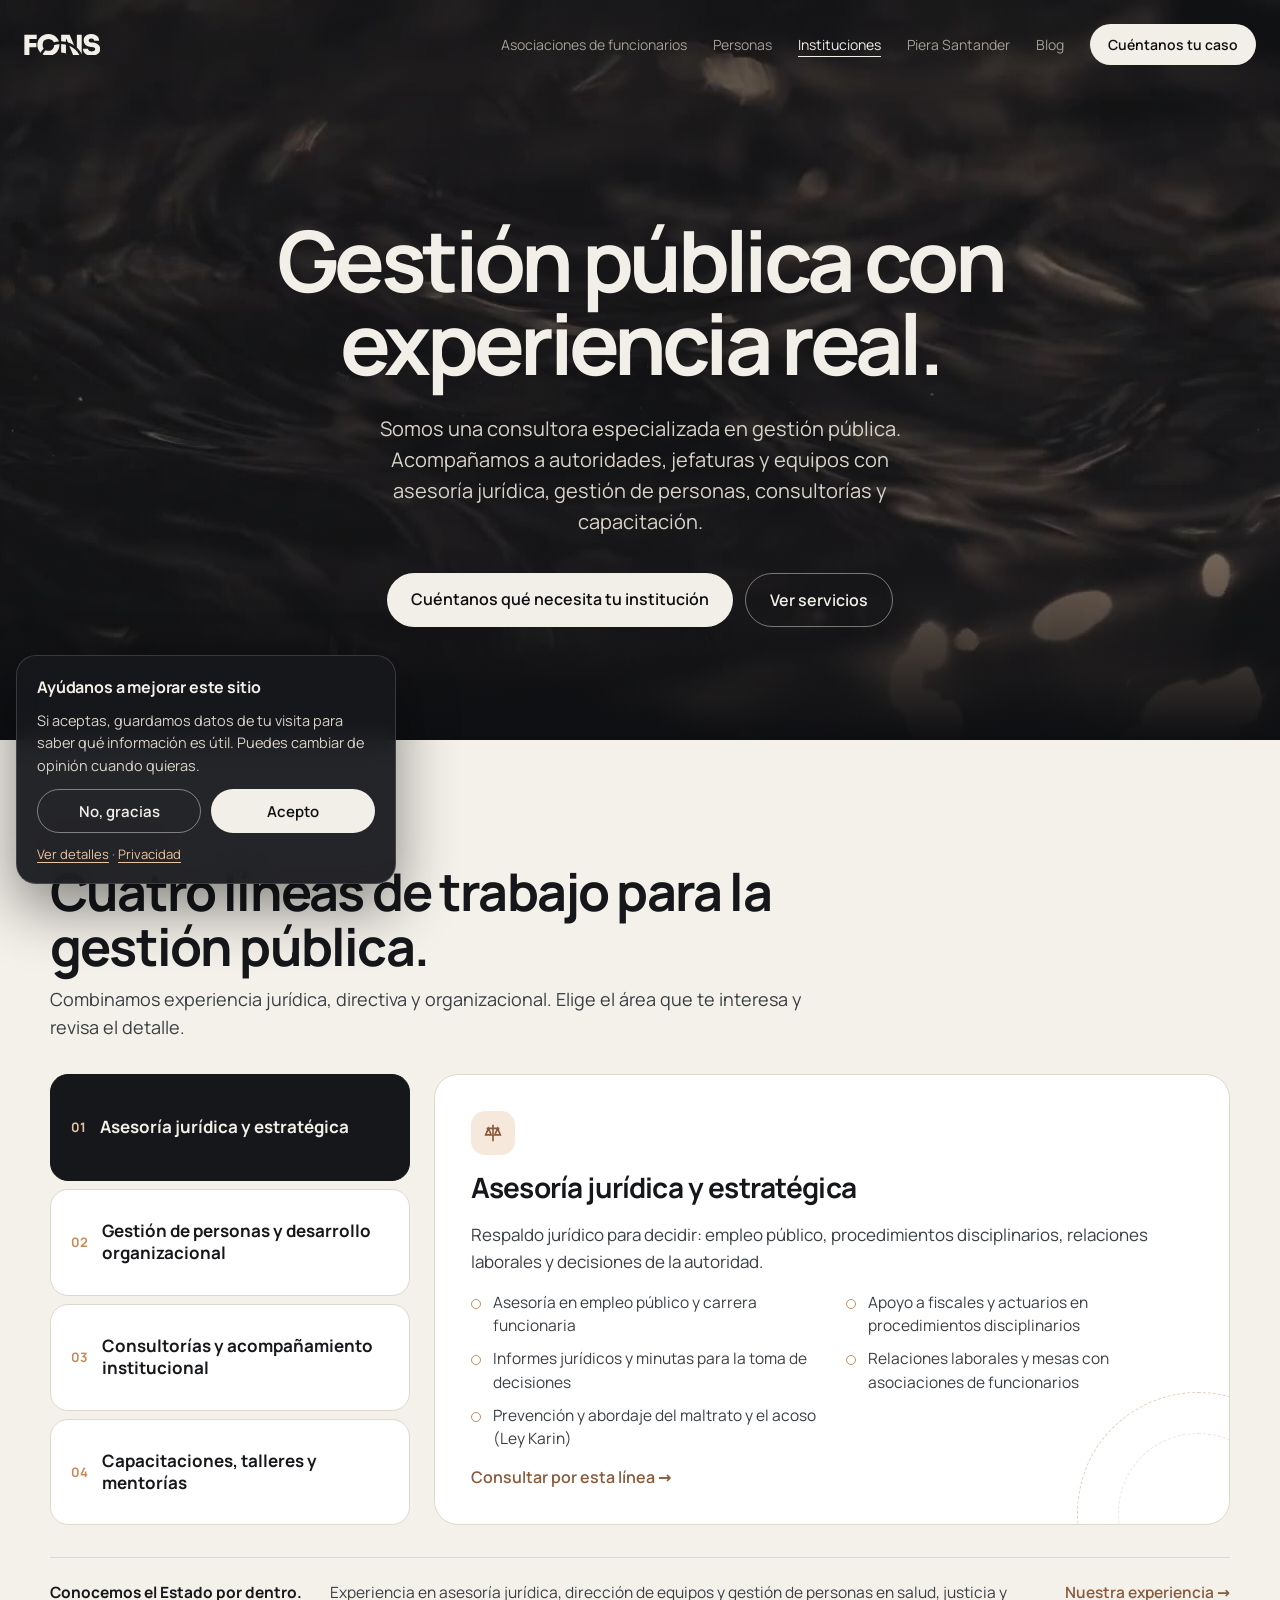
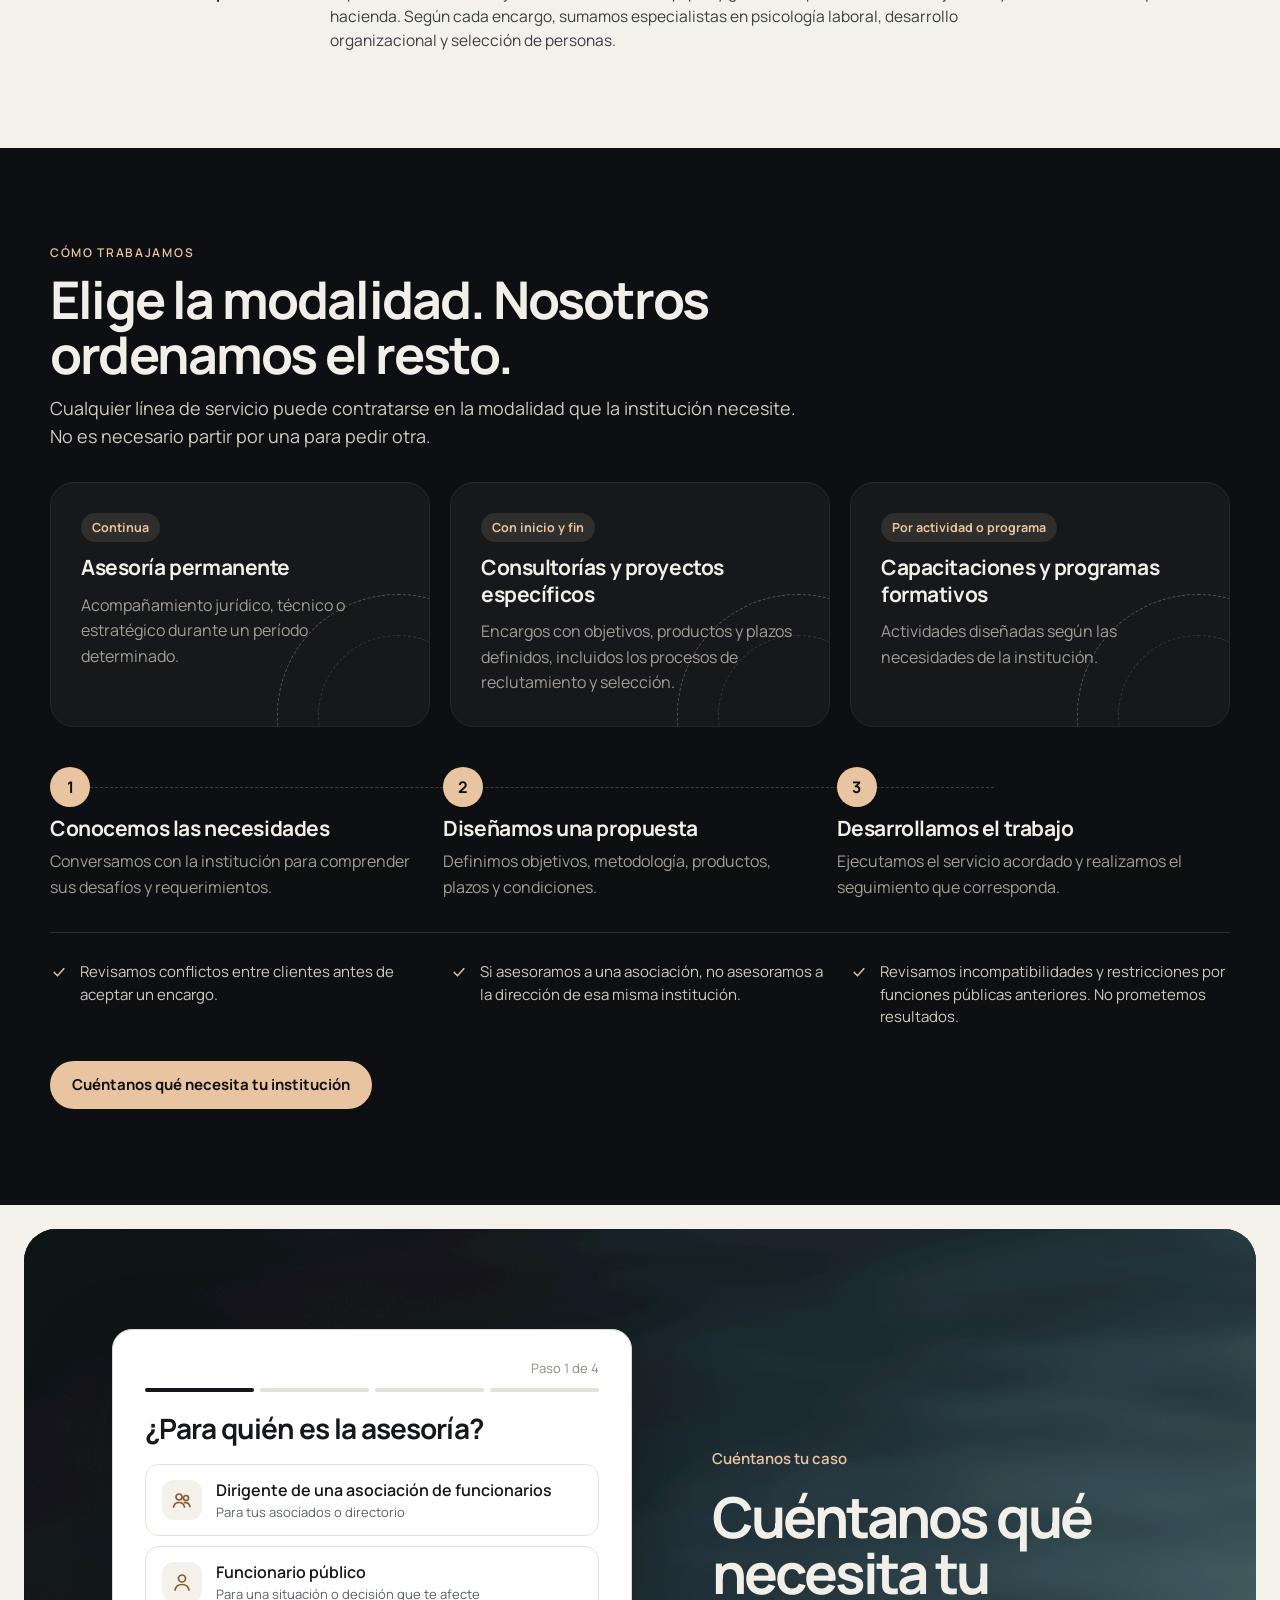
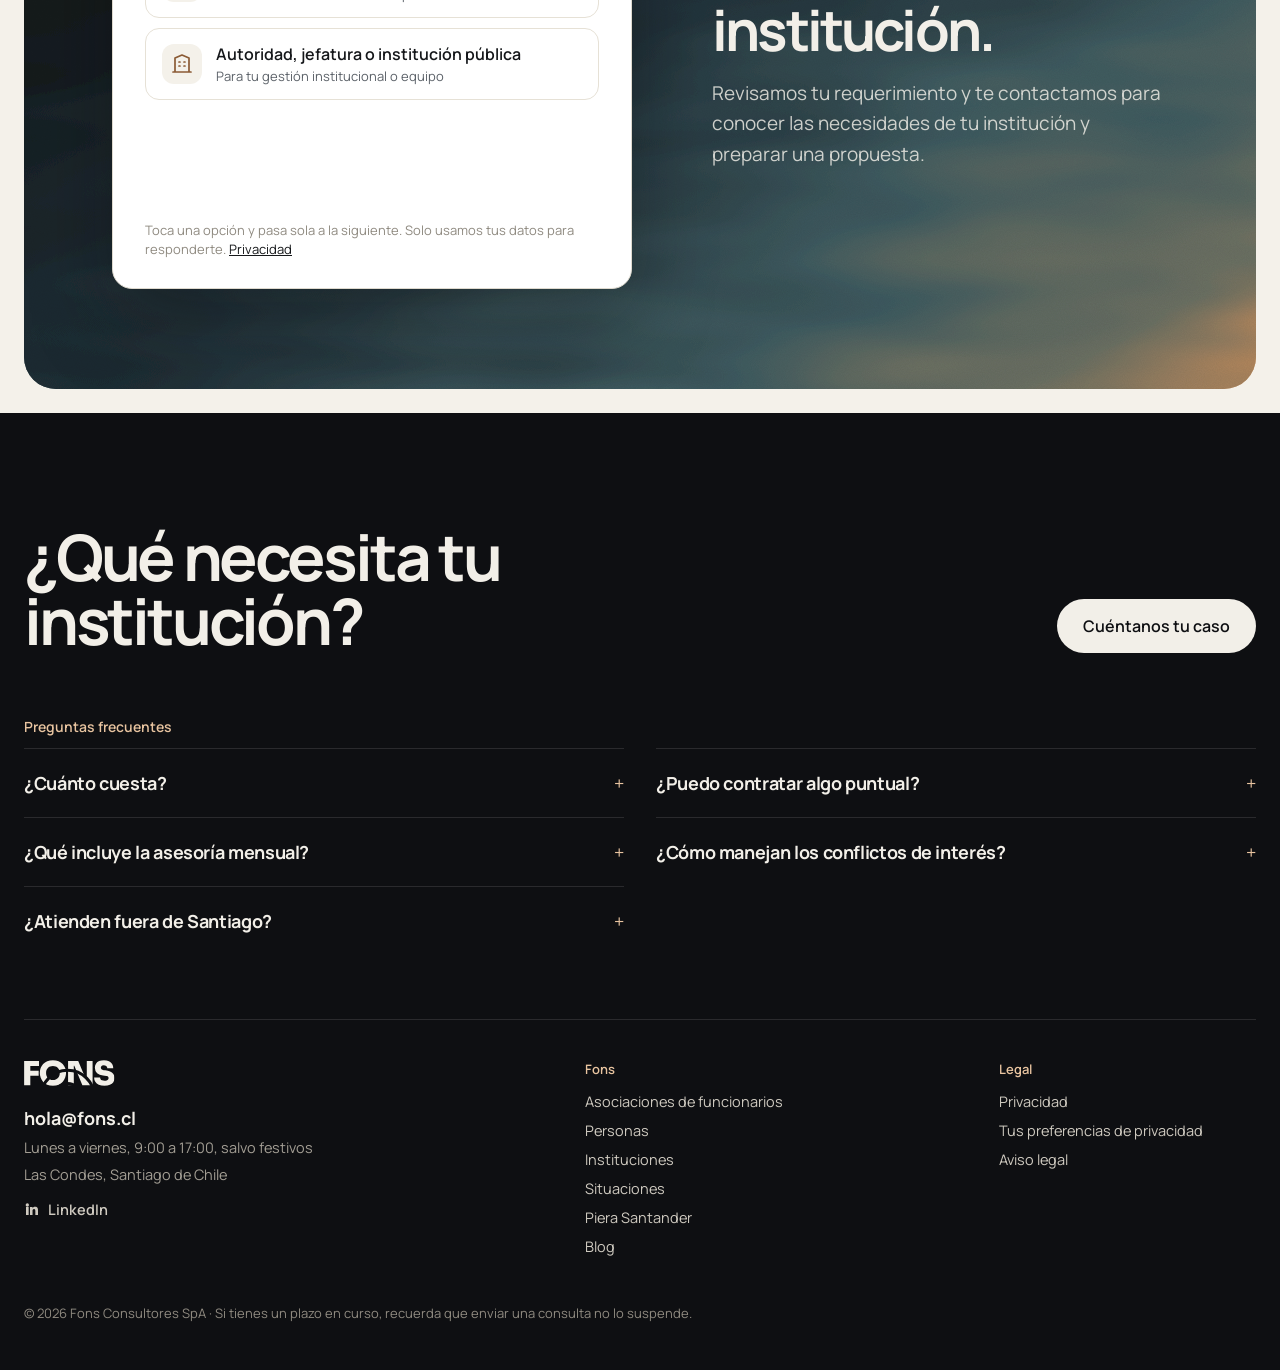
<file: instituciones/index.html>
<!DOCTYPE html>

<html lang="es">
<head>
<meta charset="utf-8"/>
<script>
window.dataLayer = window.dataLayer || [];
function gtag(){dataLayer.push(arguments);}
gtag('consent', 'default', {ad_storage: 'denied', ad_user_data: 'denied', ad_personalization: 'denied', analytics_storage: 'denied', wait_for_update: 500});
try { if (localStorage.getItem('fons_consent') === 'granted') gtag('consent', 'update', {analytics_storage: 'granted'}); } catch (e) {}
gtag('js', new Date());
</script>
<script async="" src="https://www.googletagmanager.com/gtm.js?id=GTM-M7PFMKXB"></script>
<meta content="width=device-width, initial-scale=1" name="viewport"/><meta content="Asesoría jurídica y estratégica para autoridades, jefaturas y equipos directivos del Estado: empleo público, gestión de personas, relaciones laborales y sumarios." name="description"/><meta content="Para instituciones y equipos directivos · Fons" property="og:title"/><meta content="Asesoría jurídica y estratégica para autoridades, jefaturas y equipos directivos del Estado: empleo público, gestión de personas, relaciones laborales y sumarios." property="og:description"/><meta content="website" property="og:type"/><meta content="#0E0F12" name="theme-color"/><link href="/assets/favicon.svg" rel="icon" type="image/svg+xml"/><link as="font" crossorigin="" href="/assets/manrope.woff2" rel="preload" type="font/woff2"/><link href="/assets/site.css" rel="stylesheet"/><meta charset="utf-8"/>
<title>Para instituciones y equipos directivos · Fons</title>
<style>
@media (max-width: 760px){
  .fc-pad{padding:12px 12px !important}
  .fc-inner{border-radius:24px !important;min-height:0 !important}
  .fc-row{padding:40px 16px 16px !important;gap:28px !important;flex-direction:column-reverse;align-items:stretch !important}
  .fc-form{flex:1 1 auto !important;width:100% !important;min-height:0 !important}
  .fc-text{flex:0 0 auto !important}
  .fc-text h2{font-size:34px !important}
  .fc-text p{font-size:16px !important}
  .faq-foot{grid-template-columns:1fr !important}
}

.fons-burger{display:none}
@media (max-width: 760px){
  nav{flex-wrap:nowrap !important;padding:16px 20px !important;gap:12px !important}
  .fons-links{flex-wrap:nowrap !important;gap:14px !important}
  .fons-links > a:not([style*="background"]){display:none !important}
  .fons-links > a[style*="background"]{padding:9px 14px !important;font-size:13px !important;white-space:nowrap}
  .fons-burger{display:flex !important;align-items:center}
  section > div{padding-top:72px !important;padding-bottom:72px !important}
  .sit-card{flex:1 1 100% !important;height:auto !important;margin-top:0 !important}
  .sit-card > div:last-child{min-height:200px}
  .sit-card.feat{height:400px !important}
  .sit-home .sit-card.feat{order:-1}
  .sit-home .sit-card:not(.feat) > div:last-child{display:none !important}
  .sit-home .sit-card:not(.feat){padding-bottom:28px}
  form div[style*="repeat(3,1fr)"]{grid-template-columns:1fr 1fr !important}
  form{padding:22px 18px !important}
  div[style*="repeat(2, minmax(0, 1fr))"]{grid-template-columns:1fr !important}
  a[style*="padding: 48px"]{padding:28px !important}
  h1,h2{overflow-wrap:break-word}
  section[style*="min-height"]{min-height:0 !important}
}

body{margin:0;background:#0E0F12}
a{color:#E8C4A0}
.fons-media{position:absolute;inset:0;width:100%;height:100%;object-fit:cover;object-position:center 60%}
.fons-veil{position:absolute;inset:0;background:radial-gradient(ellipse 55% 50% at 50% 45%,rgba(14,15,18,0.55),rgba(14,15,18,0.1) 75%),linear-gradient(180deg,rgba(14,15,18,0.6) 0%,rgba(14,15,18,0.15) 35%,rgba(14,15,18,0.25) 70%,#0E0F12 100%)}
@media (prefers-reduced-motion: reduce){video.fons-media{display:none}}
</style>
<link href="https://fons.cl/instituciones/" rel="canonical"/><meta content="https://fons.cl/instituciones/" property="og:url"/></head>
<body>
<div style="font-family: Manrope, system-ui, -apple-system, 'Segoe UI', sans-serif; color: #F2EFE8; background: #0E0F12; width: 100%">
<section style="position: relative; overflow: hidden; min-height: 740px; background: radial-gradient(ellipse 46% 60% at 50% 0%, rgba(232, 196, 160, 0.42), rgba(232, 196, 160, 0) 72%), radial-gradient(ellipse 50% 22% at 50% 560px, rgba(232, 196, 160, 0.12), rgba(232, 196, 160, 0) 70%), linear-gradient(180deg, #17161A 0%, #0E0F12 100%)">
<img alt="" aria-hidden="true" class="fons-media" src="/assets/fondo.jpg"/>
<video aria-hidden="true" autoplay="" class="fons-media" loop="" muted="" playsinline="" poster="/assets/fondo.jpg" preload="auto" src="/assets/fondo.mp4"></video>
<div aria-hidden="true" class="fons-veil"></div>
<nav style="position: relative; max-width: 1280px; margin: 0 auto; padding: 24px; display: flex; flex-wrap: wrap; gap: 16px 32px; align-items: center; justify-content: space-between">
<a aria-label="Fons, inicio" href="/" style="display: flex; align-items: center; gap: 10px; color: #F2EFE8; text-decoration: none">
<svg aria-hidden="true" height="21.8" style="display: block" viewbox="70 -756 2728 780" width="76.4"><mask height="780" id="fonsS1" maskunits="userSpaceOnUse" width="2728" x="70" y="-756"><rect fill="#fff" height="780" width="2728" x="70" y="-756"></rect><path d="M579 356 A804 804 0 0 1 2187 356" fill="none" stroke="#000" stroke-width="94"></path><path d="M981 356 A402 402 0 0 1 1785 356" fill="none" stroke="#000" stroke-width="94"></path></mask><path d="M74.0 0.0V-730.0H522.0V-578.0H260.0V-435.0H511.0V-283.0H260.0V0.0ZM940.0 20.0Q840.0 20.0 766.0 -14.5Q692.0 -49.0 643.0 -105.5Q594.0 -162.0 570.0 -228.0Q546.0 -294.0 546.0 -356.0V-378.0Q546.0 -447.0 571.0 -513.5Q596.0 -580.0 646.0 -634.0Q696.0 -688.0 769.5 -720.0Q843.0 -752.0 940.0 -752.0Q1036.0 -752.0 1109.5 -720.0Q1183.0 -688.0 1233.0 -634.0Q1283.0 -580.0 1308.5 -513.5Q1334.0 -447.0 1334.0 -378.0V-356.0Q1334.0 -294.0 1309.5 -228.0Q1285.0 -162.0 1236.0 -105.5Q1187.0 -49.0 1113.0 -14.5Q1039.0 20.0 940.0 20.0ZM940.0 -154.0Q988.0 -154.0 1026.0 -170.0Q1064.0 -186.0 1091.0 -215.0Q1118.0 -244.0 1132.0 -282.5Q1146.0 -321.0 1146.0 -366.0Q1146.0 -414.0 1131.5 -453.0Q1117.0 -492.0 1090.0 -520.0Q1063.0 -548.0 1025.0 -563.0Q987.0 -578.0 940.0 -578.0Q892.0 -578.0 854.0 -563.0Q816.0 -548.0 789.0 -520.0Q762.0 -492.0 748.0 -453.0Q734.0 -414.0 734.0 -366.0Q734.0 -321.0 748.0 -282.5Q762.0 -244.0 789.0 -215.0Q816.0 -186.0 854.0 -170.0Q892.0 -154.0 940.0 -154.0ZM1396.0 0.0V-730.0H1701.0L1944.0 -148.0H1959.0V-730.0H2133.0V0.0H1826.0L1583.0 -582.0H1568.0V0.0ZM2491.0 20.0Q2389.0 20.0 2319.5 -12.0Q2250.0 -44.0 2214.5 -99.5Q2179.0 -155.0 2179.0 -227.0H2359.0Q2359.0 -201.0 2373.5 -179.5Q2388.0 -158.0 2417.0 -146.0Q2446.0 -134.0 2491.0 -134.0Q2530.0 -134.0 2557.5 -144.0Q2585.0 -154.0 2599.5 -172.0Q2614.0 -190.0 2614.0 -215.0Q2614.0 -247.0 2587.0 -264.5Q2560.0 -282.0 2496.0 -287.0L2449.0 -291.0Q2336.0 -301.0 2269.0 -362.0Q2202.0 -423.0 2202.0 -524.0Q2202.0 -596.0 2235.5 -647.0Q2269.0 -698.0 2330.0 -725.0Q2391.0 -752.0 2474.0 -752.0Q2564.0 -752.0 2626.5 -722.0Q2689.0 -692.0 2722.0 -637.5Q2755.0 -583.0 2755.0 -511.0H2575.0Q2575.0 -535.0 2563.0 -555.0Q2551.0 -575.0 2528.5 -586.5Q2506.0 -598.0 2474.0 -598.0Q2444.0 -598.0 2423.5 -588.5Q2403.0 -579.0 2392.5 -562.0Q2382.0 -545.0 2382.0 -524.0Q2382.0 -496.0 2401.0 -476.0Q2420.0 -456.0 2467.0 -452.0L2514.0 -448.0Q2596.0 -441.0 2659.0 -412.5Q2722.0 -384.0 2758.0 -335.0Q2794.0 -286.0 2794.0 -215.0Q2794.0 -144.0 2757.5 -91.0Q2721.0 -38.0 2653.5 -9.0Q2586.0 20.0 2491.0 20.0Z" fill="#F2EFE8" mask="url(#fonsS1)"></path></svg>
</a>
<div class="fons-links" style="display: flex; flex-wrap: wrap; gap: 8px 26px; align-items: center; font-size: 14px">
<a href="/directorios/" style="color: #A39E94; text-decoration: none">Asociaciones de funcionarios</a>
<a href="/funcionarios/" style="color: #A39E94; text-decoration: none">Personas</a>
<a href="/instituciones/" style="color: #F2EFE8; text-decoration: underline; text-underline-offset: 6px">Instituciones</a>
<a href="/piera-santander/" style="color: #A39E94; text-decoration: none">Piera Santander</a><a href="/blog/" style="color: #A39E94; text-decoration: none">Blog</a>
<a href="#agenda" style="background: #F2EFE8; color: #0E0F12; padding: 11px 18px; border-radius: 999px; text-decoration: none; font-weight: 600">Cuéntanos tu caso</a>
<button aria-expanded="false" aria-label="Abrir menú" class="fons-burger" type="button"><svg height="22" viewbox="0 0 22 22" width="22"><path d="M3 7h16M3 15h16" stroke="#F2EFE8" stroke-linecap="round" stroke-width="2"></path></svg></button>
</div>
</nav>
<div style="position: relative; max-width: 1100px; margin: 0 auto; padding: 130px 24px 110px; display: flex; flex-direction: column; align-items: center; text-align: center; gap: 28px">
<h1 style="margin: 0; font-family: 'Manrope', system-ui, sans-serif; font-weight: 700; font-size: clamp(44px, 6.6vw, 92px); line-height: 0.98; letter-spacing: -0.055em; max-width: 14ch">Gestión pública con experiencia real.</h1>
<p style="margin: 0; font-size: 20px; line-height: 1.55; color: #D9D4C9; max-width: 48ch">Somos una consultora especializada en gestión pública. Acompañamos a autoridades, jefaturas y equipos con asesoría jurídica, gestión de personas, consultorías y capacitación.</p>
<div style="display: flex; flex-wrap: wrap; justify-content: center; gap: 12px; padding-top: 8px">
<a href="#agenda" style="background: #F2EFE8; color: #0E0F12; padding: 15px 24px; border-radius: 999px; text-decoration: none; font-weight: 600; font-size: 16px">Cuéntanos qué necesita tu institución</a>
<a href="#servicios" style="border: 1px solid rgba(242, 239, 232, 0.45); color: #F2EFE8; padding: 15px 24px; border-radius: 999px; text-decoration: none; font-weight: 600; font-size: 16px">Ver servicios</a>
</div>
</div>
</section>
<section aria-labelledby="ins-h" class="ins" id="servicios"><div class="ins-in">
<div class="ins-head"><span class="ins-k">QUÉ HACEMOS</span>
<h2 id="ins-h">Cuatro líneas de trabajo para la gestión pública.</h2>
<p>Combinamos experiencia jurídica, directiva y organizacional. Elige el área que te interesa y revisa el detalle.</p></div>
<div class="ib-tabs"><div aria-label="Líneas de servicio" class="ib-list" role="tablist"><button aria-controls="juridica" aria-selected="true" class="ib-tab" id="tab-juridica" role="tab" type="button"><span>01</span>Asesoría jurídica y estratégica</button><button aria-controls="personas" aria-selected="false" class="ib-tab" id="tab-personas" role="tab" type="button"><span>02</span>Gestión de personas y desarrollo organizacional</button><button aria-controls="consultoria" aria-selected="false" class="ib-tab" id="tab-consultoria" role="tab" type="button"><span>03</span>Consultorías y acompañamiento institucional</button><button aria-controls="capacitacion" aria-selected="false" class="ib-tab" id="tab-capacitacion" role="tab" type="button"><span>04</span>Capacitaciones, talleres y mentorías</button></div><div class="ib-panels"><div aria-labelledby="tab-juridica" class="ib-panel" id="juridica" role="tabpanel"><span class="ib-ic"><svg aria-hidden="true" fill="none" height="22" stroke="currentColor" stroke-width="1.8" viewbox="0 0 24 24" width="22"><path d="M12 3v18M5 7h14M7 7l-3 7h6zM17 7l-3 7h6z"></path></svg></span><h3>Asesoría jurídica y estratégica</h3><p class="ib-desc">Respaldo jurídico para decidir: empleo público, procedimientos disciplinarios, relaciones laborales y decisiones de la autoridad.</p><ul><li>Asesoría en empleo público y carrera funcionaria</li><li>Apoyo a fiscales y actuarios en procedimientos disciplinarios</li><li>Informes jurídicos y minutas para la toma de decisiones</li><li>Relaciones laborales y mesas con asociaciones de funcionarios</li><li>Prevención y abordaje del maltrato y el acoso (Ley Karin)</li></ul><a class="ins-link" href="#agenda">Consultar por esta línea →</a><span aria-hidden="true" class="ib-ring"></span></div><div aria-labelledby="tab-personas" class="ib-panel" id="personas" role="tabpanel"><span class="ib-ic"><svg aria-hidden="true" fill="none" height="22" stroke="currentColor" stroke-width="1.8" viewbox="0 0 24 24" width="22"><circle cx="9" cy="8" r="3"></circle><circle cx="17" cy="9" r="2.5"></circle><path d="M3 20c0-3.3 2.7-6 6-6s6 2.7 6 6M15 14.5c3 0 6 2 6 5.5"></path></svg></span><h3>Gestión de personas y desarrollo organizacional</h3><p class="ib-desc">Procesos de personas que funcionan, desde el reclutamiento y la selección hasta el clima y el desarrollo de los equipos.</p><ul><li>Reclutamiento y selección: diseño del proceso, apoyo en su ejecución y evaluaciones especializadas</li><li>Perfiles de cargo y evaluación de competencias</li><li>Diagnósticos de clima y desarrollo organizacional</li><li>Procedimientos y manuales de gestión de personas</li><li>Planes de mejora para los equipos</li></ul><a class="ins-link" href="#agenda">Consultar por esta línea →</a><span aria-hidden="true" class="ib-ring"></span></div><div aria-labelledby="tab-consultoria" class="ib-panel" id="consultoria" role="tabpanel"><span class="ib-ic"><svg aria-hidden="true" fill="none" height="22" stroke="currentColor" stroke-width="1.8" viewbox="0 0 24 24" width="22"><rect height="18" rx="2" width="16" x="4" y="3"></rect><path d="M8 8h8M8 12h8M8 16h5"></path></svg></span><h3>Consultorías y acompañamiento institucional</h3><p class="ib-desc">Proyectos con objetivos, productos y plazos definidos, y acompañamiento en procesos de cambio.</p><ul><li>Diagnósticos e informes técnicos</li><li>Protocolos, manuales y procedimientos</li><li>Acompañamiento en procesos de cambio y modernización</li><li>Diseño e implementación de plantas y reorganizaciones</li><li>Planes de mejora y su seguimiento</li></ul><a class="ins-link" href="#agenda">Consultar por esta línea →</a><span aria-hidden="true" class="ib-ring"></span></div><div aria-labelledby="tab-capacitacion" class="ib-panel" id="capacitacion" role="tabpanel"><span class="ib-ic"><svg aria-hidden="true" fill="none" height="22" stroke="currentColor" stroke-width="1.8" viewbox="0 0 24 24" width="22"><path d="M2 9l10-5 10 5-10 5z"></path><path d="M6 11v5c0 1.7 2.7 3 6 3s6-1.3 6-3v-5"></path></svg></span><h3>Capacitaciones, talleres y mentorías</h3><p class="ib-desc">Programas formativos diseñados según las necesidades de la institución, para autoridades, jefaturas y equipos.</p><ul><li>Capacitaciones en materias jurídicas y de gestión pública</li><li>Talleres para jefaturas y equipos</li><li>Liderazgo y gestión de equipos</li><li>Mentorías para autoridades y jefaturas</li><li>Programas de capacitación a medida</li></ul><a class="ins-link" href="#agenda">Consultar por esta línea →</a><span aria-hidden="true" class="ib-ring"></span></div></div></div>
<div class="ib-strip"><b>Conocemos el Estado por dentro.</b><span>Experiencia en asesoría jurídica, dirección de equipos y gestión de personas en salud, justicia y hacienda. Según cada encargo, sumamos especialistas en psicología laboral, desarrollo organizacional y selección de personas.</span><a class="ins-link" href="/piera-santander/">Nuestra experiencia →</a></div>
</div></section>
<section aria-labelledby="mod-h" class="ins exp ib-como"><div class="ins-in">
<div class="ins-head"><span class="ins-k">CÓMO TRABAJAMOS</span><h2 id="mod-h">Elige la modalidad. Nosotros ordenamos el resto.</h2>
<p>Cualquier línea de servicio puede contratarse en la modalidad que la institución necesite. No es necesario partir por una para pedir otra.</p></div>
<div class="ib-mods"><div class="ib-mod"><span class="ib-tag">Continua</span><h3>Asesoría permanente</h3><p>Acompañamiento jurídico, técnico o estratégico durante un período determinado.</p><span aria-hidden="true" class="ib-ring"></span></div><div class="ib-mod"><span class="ib-tag">Con inicio y fin</span><h3>Consultorías y proyectos específicos</h3><p>Encargos con objetivos, productos y plazos definidos, incluidos los procesos de reclutamiento y selección.</p><span aria-hidden="true" class="ib-ring"></span></div><div class="ib-mod"><span class="ib-tag">Por actividad o programa</span><h3>Capacitaciones y programas formativos</h3><p>Actividades diseñadas según las necesidades de la institución.</p><span aria-hidden="true" class="ib-ring"></span></div></div>
<ol class="ib-etapas"><li><span class="ib-dot">1</span><h3>Conocemos las necesidades</h3><p>Conversamos con la institución para comprender sus desafíos y requerimientos.</p></li><li><span class="ib-dot">2</span><h3>Diseñamos una propuesta</h3><p>Definimos objetivos, metodología, productos, plazos y condiciones.</p></li><li><span class="ib-dot">3</span><h3>Desarrollamos el trabajo</h3><p>Ejecutamos el servicio acordado y realizamos el seguimiento que corresponda.</p></li></ol>
<ul aria-label="Independencia en cada encargo" class="ib-comp"><li><svg aria-hidden="true" fill="none" height="18" stroke="currentColor" stroke-width="2" viewbox="0 0 24 24" width="18"><path d="M5 12l5 5 9-10"></path></svg><span>Revisamos conflictos entre clientes antes de aceptar un encargo.</span></li><li><svg aria-hidden="true" fill="none" height="18" stroke="currentColor" stroke-width="2" viewbox="0 0 24 24" width="18"><path d="M5 12l5 5 9-10"></path></svg><span>Si asesoramos a una asociación, no asesoramos a la dirección de esa misma institución.</span></li><li><svg aria-hidden="true" fill="none" height="18" stroke="currentColor" stroke-width="2" viewbox="0 0 24 24" width="18"><path d="M5 12l5 5 9-10"></path></svg><span>Revisamos incompatibilidades y restricciones por funciones públicas anteriores. No prometemos resultados.</span></li></ul>
<a class="ib-cta" href="#agenda">Cuéntanos qué necesita tu institución</a>
</div></section>
<section class="fc-wrap" id="agenda" style="background: #F4F1EA; color: #F2EFE8">
<div class="fc-pad" style="max-width: 1392px; margin: 0 auto; padding: 24px 24px">
<div class="fc-inner" style="position: relative; overflow: hidden; border-radius: 32px; min-height: 760px; display: flex; align-items: center">
<svg aria-hidden="true" preserveaspectratio="xMidYMid slice" style="position:absolute;inset:0;width:100%;height:100%" viewbox="0 0 1280 820">
<defs><lineargradient id="gfc" x1="0" x2="1" y1="0" y2="1"><stop offset="0" stop-color="#0B0E10"></stop><stop offset=".3" stop-color="#141B1E"></stop><stop offset=".5" stop-color="#22323A"></stop><stop offset=".68" stop-color="#3E5A5F"></stop><stop offset=".82" stop-color="#6B6F62"></stop><stop offset=".92" stop-color="#C58C5A"></stop><stop offset="1" stop-color="#E8C4A0"></stop></lineargradient>
<filter height="140%" id="ffc" width="140%" x="-20%" y="-20%"><feturbulence basefrequency="0.0035 0.016" numoctaves="2" result="n" seed="33" type="fractalNoise"></feturbulence><fedisplacementmap in="SourceGraphic" in2="n" scale="300" xchannelselector="R" ychannelselector="G"></fedisplacementmap></filter>
<filter id="gnfc"><feturbulence basefrequency="0.9" numoctaves="2" seed="3" type="fractalNoise"></feturbulence><fecolormatrix values="0 0 0 0 0  0 0 0 0 0  0 0 0 0 0  0 0 0 .06 0"></fecolormatrix></filter></defs>
<rect fill="url(#gfc)" filter="url(#ffc)" height="1100" width="1560" x="-140" y="-140"></rect><rect filter="url(#gnfc)" height="820" width="1280"></rect></svg>
<div class="fc-row" style="position: relative; z-index: 1; width: 100%; box-sizing: border-box; padding: 80px 88px; display: flex; flex-wrap: wrap; align-items: center; gap: 48px 80px">
<form class="fc-form fons-form" novalidate="" style="flex: 0 1 520px; min-width: 0; min-height: 560px; box-sizing: border-box; background: #FFFFFF; border: 1px solid #DED9CE; border-radius: 20px; padding: 28px 32px; display: flex; flex-direction: column; box-shadow: 0 30px 80px rgba(8,10,12,.35)"><noscript><p style="color:#15171A">Escríbenos a <a href="mailto:hola@fons.cl">hola@fons.cl</a>.</p></noscript></form>
<div class="fc-text" style="flex: 1 1 360px; min-width: 0; display: flex; flex-direction: column; gap: 20px">
<span style="font-size: 15px; font-weight: 600; color: #E8C4A0">Cuéntanos tu caso</span>
<h2 style="margin: 0; font-family: 'Manrope', system-ui, sans-serif; font-weight: 700; font-size: clamp(36px, 4.4vw, 60px); line-height: 1; letter-spacing: -0.05em; max-width: 12ch">Cuéntanos qué necesita tu institución.</h2>
<p style="margin: 0; font-size: 19px; line-height: 1.6; color: rgba(242,239,232,.82); max-width: 40ch">Revisamos tu requerimiento y te contactamos para conocer las necesidades de tu institución y preparar una propuesta.</p>
</div>
</div>
</div>
</div>
</section>
<footer style="position: relative; overflow: hidden; background: #0E0F12; color: #F2EFE8">
<div style="max-width: 1280px; margin: 0 auto; padding: 112px 24px 48px; display: flex; flex-direction: column; gap: 64px">
<div style="display: flex; flex-wrap: wrap; gap: 32px; align-items: flex-end; justify-content: space-between">
<h2 style="margin: 0; font-family: 'Manrope', system-ui, sans-serif; font-weight: 700; font-size: clamp(36px, 5vw, 68px); line-height: 1; letter-spacing: -0.05em; max-width: 14ch">¿Qué necesita tu institución?</h2>
<a href="#agenda" style="background: #F2EFE8; color: #0E0F12; padding: 16px 26px; border-radius: 999px; text-decoration: none; font-weight: 600; font-size: 16px">Cuéntanos tu caso</a>
</div>
<div class="ft3"><div style="display: flex; flex-direction: column; gap: 12px">
<span style="font-size: 14px; font-weight: 600; color: #E8C4A0">Preguntas frecuentes</span>
<div class="faq-foot" style="display: grid; grid-template-columns: repeat(2, minmax(0, 1fr)); gap: 0 48px">
<details style="border-top: 1px solid rgba(242,239,232,.12); padding: 22px 0"><summary style="cursor: pointer; list-style: none; display: flex; justify-content: space-between; gap: 24px; font-family: 'Manrope', system-ui, sans-serif; font-size: 22px; font-weight: 700; letter-spacing: -0.02em; color: #F2EFE8; font-size: 18px">¿Cuánto cuesta?<span aria-hidden="true" style="color: #E8C4A0; font-weight: 400">+</span></summary><p style="margin: 12px 0 0; font-size: 17px; line-height: 1.6; color: #A39E94; max-width: 64ch">Depende del encargo. Primero nos cuentas tu caso en el formulario y lo revisamos. Si podemos ayudarte, te enviamos un link para agendar una conversación de hasta 15 minutos, sin costo ni compromiso. Después te enviamos una propuesta por escrito con alcance, honorarios y condiciones.</p></details><details style="border-top: 1px solid rgba(242,239,232,.12); padding: 22px 0"><summary style="cursor: pointer; list-style: none; display: flex; justify-content: space-between; gap: 24px; font-family: 'Manrope', system-ui, sans-serif; font-size: 22px; font-weight: 700; letter-spacing: -0.02em; color: #F2EFE8; font-size: 18px">¿Puedo contratar algo puntual?<span aria-hidden="true" style="color: #E8C4A0; font-weight: 400">+</span></summary><p style="margin: 12px 0 0; font-size: 17px; line-height: 1.6; color: #A39E94; max-width: 64ch">Sí. Hacemos informes jurídicos, revisión de actos administrativos, presentaciones y proyectos de consultoría sin necesidad de una asesoría permanente.</p></details><details style="border-top: 1px solid rgba(242,239,232,.12); padding: 22px 0"><summary style="cursor: pointer; list-style: none; display: flex; justify-content: space-between; gap: 24px; font-family: 'Manrope', system-ui, sans-serif; font-size: 22px; font-weight: 700; letter-spacing: -0.02em; color: #F2EFE8; font-size: 18px">¿Qué incluye la asesoría mensual?<span aria-hidden="true" style="color: #E8C4A0; font-weight: 400">+</span></summary><p style="margin: 12px 0 0; font-size: 17px; line-height: 1.6; color: #A39E94; max-width: 64ch">Se arma según tu organización: orientación jurídica, revisión de antecedentes, informes, acompañamiento estratégico y relaciones laborales. El alcance queda escrito en la propuesta. Las defensas individuales se presupuestan aparte.</p></details><details style="border-top: 1px solid rgba(242,239,232,.12); padding: 22px 0"><summary style="cursor: pointer; list-style: none; display: flex; justify-content: space-between; gap: 24px; font-family: 'Manrope', system-ui, sans-serif; font-size: 22px; font-weight: 700; letter-spacing: -0.02em; color: #F2EFE8; font-size: 18px">¿Cómo manejan los conflictos de interés?<span aria-hidden="true" style="color: #E8C4A0; font-weight: 400">+</span></summary><p style="margin: 12px 0 0; font-size: 17px; line-height: 1.6; color: #A39E94; max-width: 64ch">Antes de aceptar un encargo revisamos conflictos con clientes actuales y anteriores, incompatibilidades legales y restricciones por funciones públicas previas. Si existe alguno, no tomamos el caso.</p></details><details style="border-top: 1px solid rgba(242,239,232,.12); padding: 22px 0"><summary style="cursor: pointer; list-style: none; display: flex; justify-content: space-between; gap: 24px; font-family: 'Manrope', system-ui, sans-serif; font-size: 22px; font-weight: 700; letter-spacing: -0.02em; color: #F2EFE8; font-size: 18px">¿Atienden fuera de Santiago?<span aria-hidden="true" style="color: #E8C4A0; font-weight: 400">+</span></summary><p style="margin: 12px 0 0; font-size: 17px; line-height: 1.6; color: #A39E94; max-width: 64ch">Sí, en todo Chile, principalmente en línea. Si el encargo requiere estar en terreno, lo coordinamos.</p></details></div>
</div></div>
<div class="ft3-bar"><div class="ft3-marca"><a aria-label="Fons, inicio" class="ft1-logo" href="/"><svg aria-hidden="true" height="17.2" style="display: block" viewbox="70 -756 2728 780" width="60.0"><mask height="780" id="fonsS2" maskunits="userSpaceOnUse" width="2728" x="70" y="-756"><rect fill="#fff" height="780" width="2728" x="70" y="-756"></rect><path d="M579 356 A804 804 0 0 1 2187 356" fill="none" stroke="#000" stroke-width="94"></path><path d="M981 356 A402 402 0 0 1 1785 356" fill="none" stroke="#000" stroke-width="94"></path></mask><path d="M74.0 0.0V-730.0H522.0V-578.0H260.0V-435.0H511.0V-283.0H260.0V0.0ZM940.0 20.0Q840.0 20.0 766.0 -14.5Q692.0 -49.0 643.0 -105.5Q594.0 -162.0 570.0 -228.0Q546.0 -294.0 546.0 -356.0V-378.0Q546.0 -447.0 571.0 -513.5Q596.0 -580.0 646.0 -634.0Q696.0 -688.0 769.5 -720.0Q843.0 -752.0 940.0 -752.0Q1036.0 -752.0 1109.5 -720.0Q1183.0 -688.0 1233.0 -634.0Q1283.0 -580.0 1308.5 -513.5Q1334.0 -447.0 1334.0 -378.0V-356.0Q1334.0 -294.0 1309.5 -228.0Q1285.0 -162.0 1236.0 -105.5Q1187.0 -49.0 1113.0 -14.5Q1039.0 20.0 940.0 20.0ZM940.0 -154.0Q988.0 -154.0 1026.0 -170.0Q1064.0 -186.0 1091.0 -215.0Q1118.0 -244.0 1132.0 -282.5Q1146.0 -321.0 1146.0 -366.0Q1146.0 -414.0 1131.5 -453.0Q1117.0 -492.0 1090.0 -520.0Q1063.0 -548.0 1025.0 -563.0Q987.0 -578.0 940.0 -578.0Q892.0 -578.0 854.0 -563.0Q816.0 -548.0 789.0 -520.0Q762.0 -492.0 748.0 -453.0Q734.0 -414.0 734.0 -366.0Q734.0 -321.0 748.0 -282.5Q762.0 -244.0 789.0 -215.0Q816.0 -186.0 854.0 -170.0Q892.0 -154.0 940.0 -154.0ZM1396.0 0.0V-730.0H1701.0L1944.0 -148.0H1959.0V-730.0H2133.0V0.0H1826.0L1583.0 -582.0H1568.0V0.0ZM2491.0 20.0Q2389.0 20.0 2319.5 -12.0Q2250.0 -44.0 2214.5 -99.5Q2179.0 -155.0 2179.0 -227.0H2359.0Q2359.0 -201.0 2373.5 -179.5Q2388.0 -158.0 2417.0 -146.0Q2446.0 -134.0 2491.0 -134.0Q2530.0 -134.0 2557.5 -144.0Q2585.0 -154.0 2599.5 -172.0Q2614.0 -190.0 2614.0 -215.0Q2614.0 -247.0 2587.0 -264.5Q2560.0 -282.0 2496.0 -287.0L2449.0 -291.0Q2336.0 -301.0 2269.0 -362.0Q2202.0 -423.0 2202.0 -524.0Q2202.0 -596.0 2235.5 -647.0Q2269.0 -698.0 2330.0 -725.0Q2391.0 -752.0 2474.0 -752.0Q2564.0 -752.0 2626.5 -722.0Q2689.0 -692.0 2722.0 -637.5Q2755.0 -583.0 2755.0 -511.0H2575.0Q2575.0 -535.0 2563.0 -555.0Q2551.0 -575.0 2528.5 -586.5Q2506.0 -598.0 2474.0 -598.0Q2444.0 -598.0 2423.5 -588.5Q2403.0 -579.0 2392.5 -562.0Q2382.0 -545.0 2382.0 -524.0Q2382.0 -496.0 2401.0 -476.0Q2420.0 -456.0 2467.0 -452.0L2514.0 -448.0Q2596.0 -441.0 2659.0 -412.5Q2722.0 -384.0 2758.0 -335.0Q2794.0 -286.0 2794.0 -215.0Q2794.0 -144.0 2757.5 -91.0Q2721.0 -38.0 2653.5 -9.0Q2586.0 20.0 2491.0 20.0Z" fill="#F2EFE8" mask="url(#fonsS2)"></path></svg></a><a class="ft3-mail" href="mailto:hola@fons.cl">hola@fons.cl</a><span>Lunes a viernes, 9:00 a 17:00, salvo festivos</span><span>Las Condes, Santiago de Chile</span><a aria-label="Fons en LinkedIn (se abre en una pestaña nueva)" class="ft3-in" href="https://www.linkedin.com/company/145438114/" rel="noopener" target="_blank"><svg aria-hidden="true" fill="currentColor" height="16" viewbox="0 0 24 24" width="16"><path d="M4.98 3.5a2.5 2.5 0 1 1 0 5 2.5 2.5 0 0 1 0-5zM3 9h4v12H3zM9 9h3.8v1.7h.05c.53-1 1.83-2.05 3.77-2.05C20.6 8.65 21 11.2 21 14.5V21h-4v-5.8c0-1.4-.03-3.2-1.95-3.2-1.95 0-2.25 1.5-2.25 3.1V21H9z"></path></svg>LinkedIn</a></div><nav aria-label="Pie de página" class="ft3-col"><b>Fons</b><a href="/directorios/">Asociaciones de funcionarios</a><a href="/funcionarios/">Personas</a><a href="/instituciones/">Instituciones</a><a href="/situaciones/">Situaciones</a><a href="/piera-santander/">Piera Santander</a><a href="/blog/">Blog</a></nav><div class="ft3-col"><b>Legal</b><span class="ft1-legal"><a href="/privacidad/">Privacidad</a><a href="/aviso-legal/">Aviso legal</a></span></div></div><p class="ft1-nota">© 2026 Fons Consultores SpA · Si tienes un plazo en curso, recuerda que enviar una consulta no lo suspende.</p>
</div>
</footer>
</div>
<script defer="" src="/assets/site.js"></script></body>
</html>
</file>
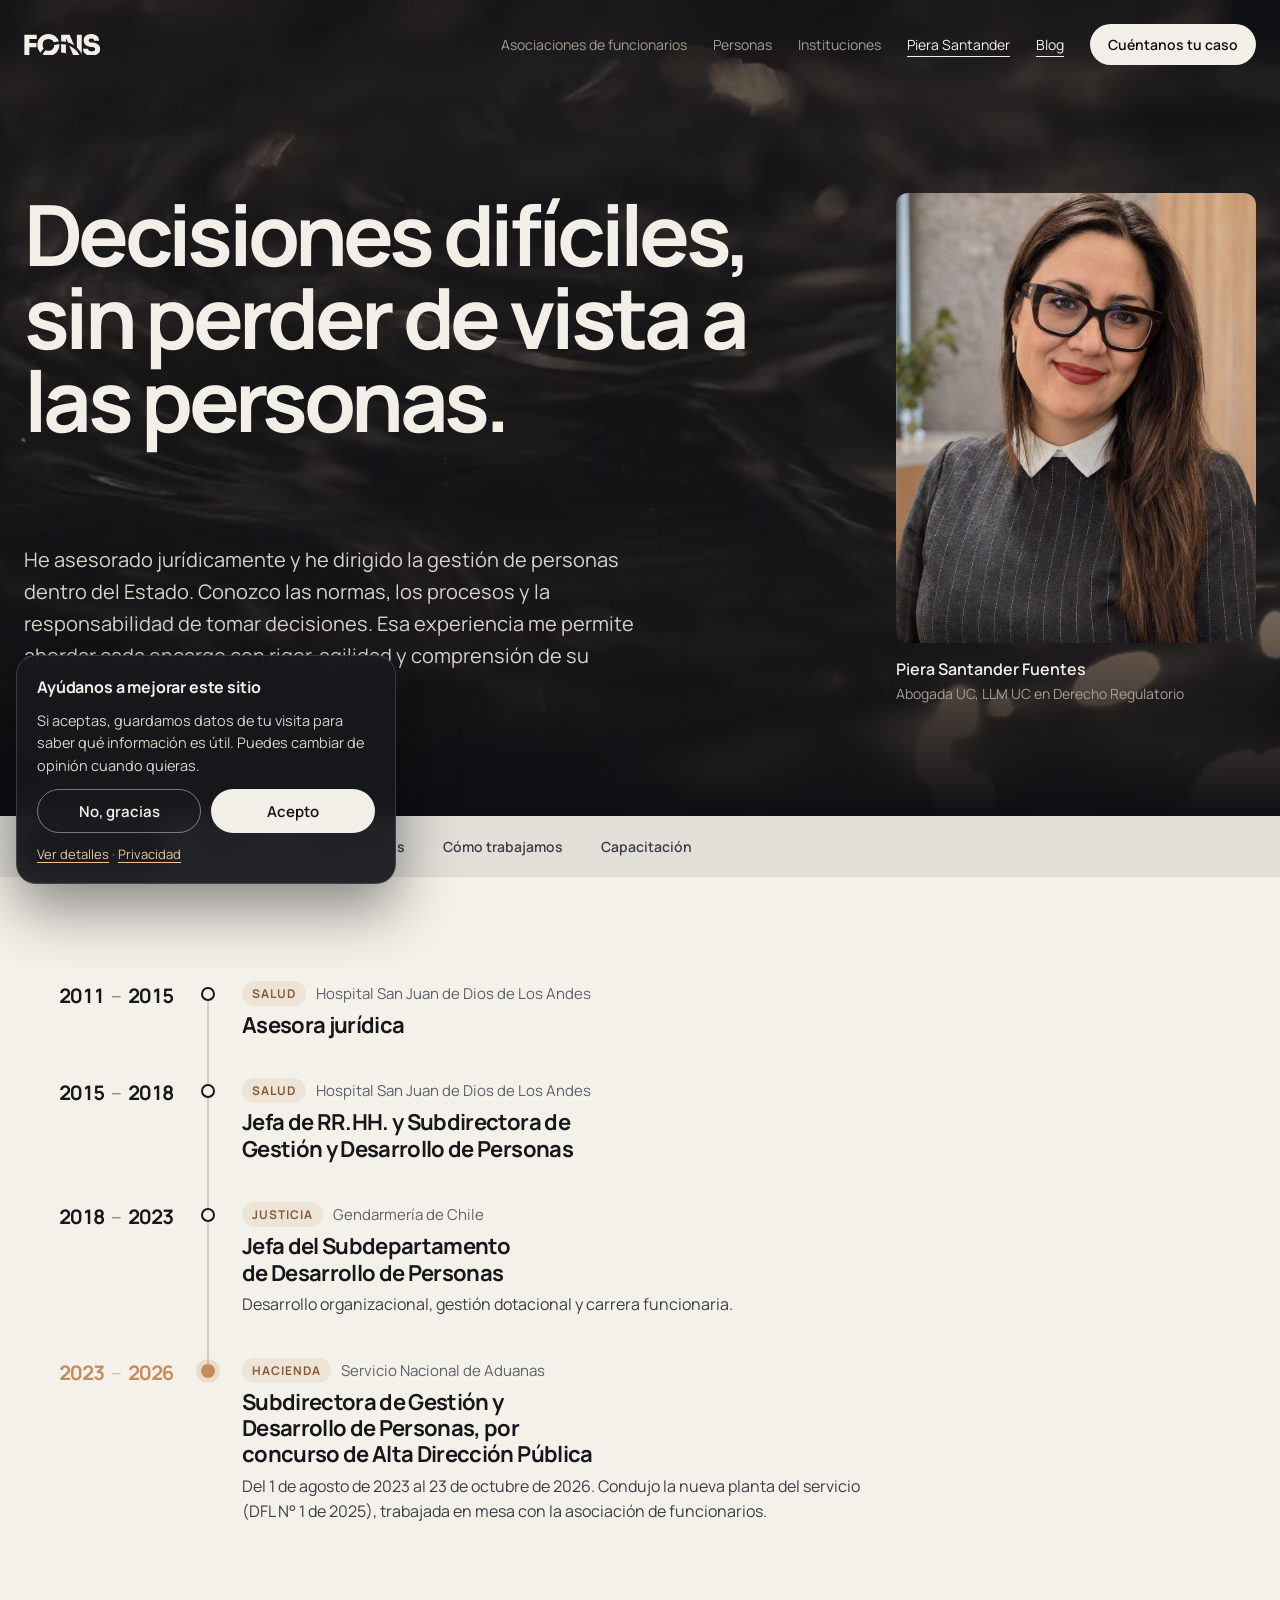
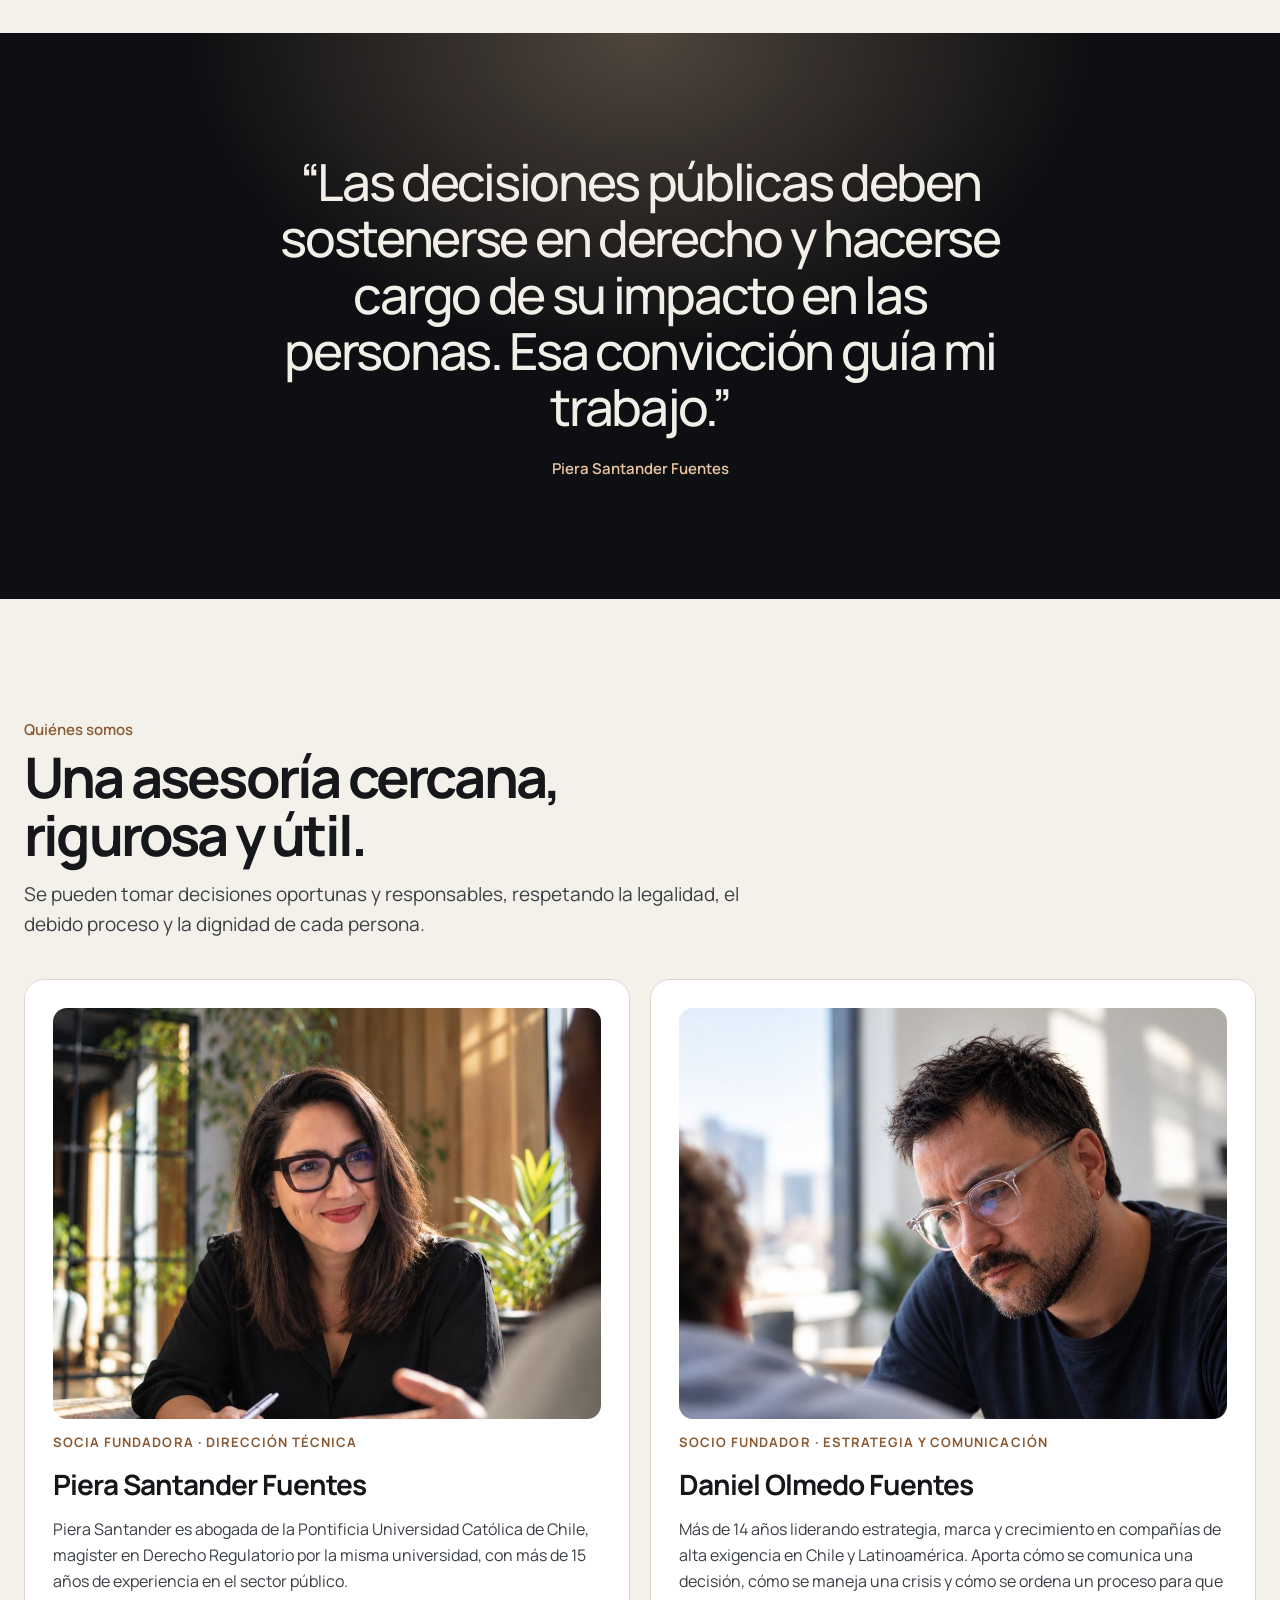
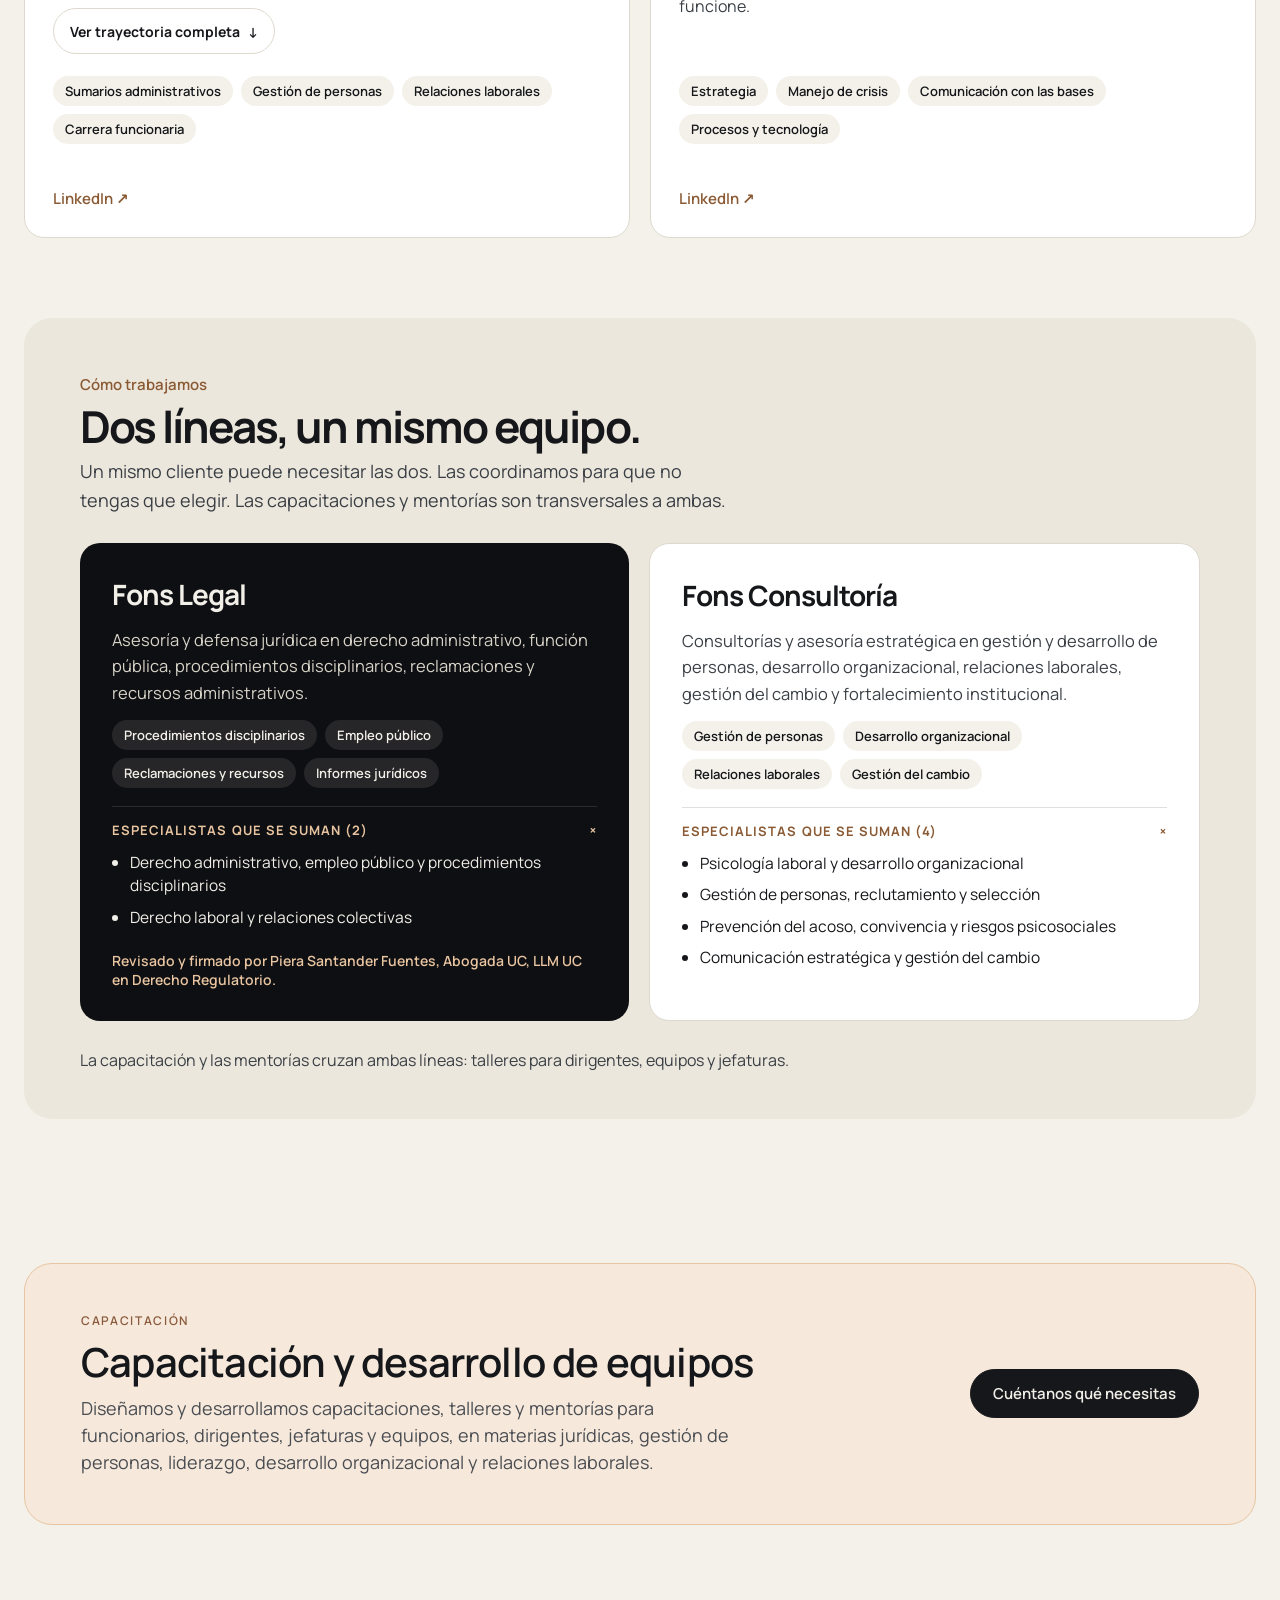
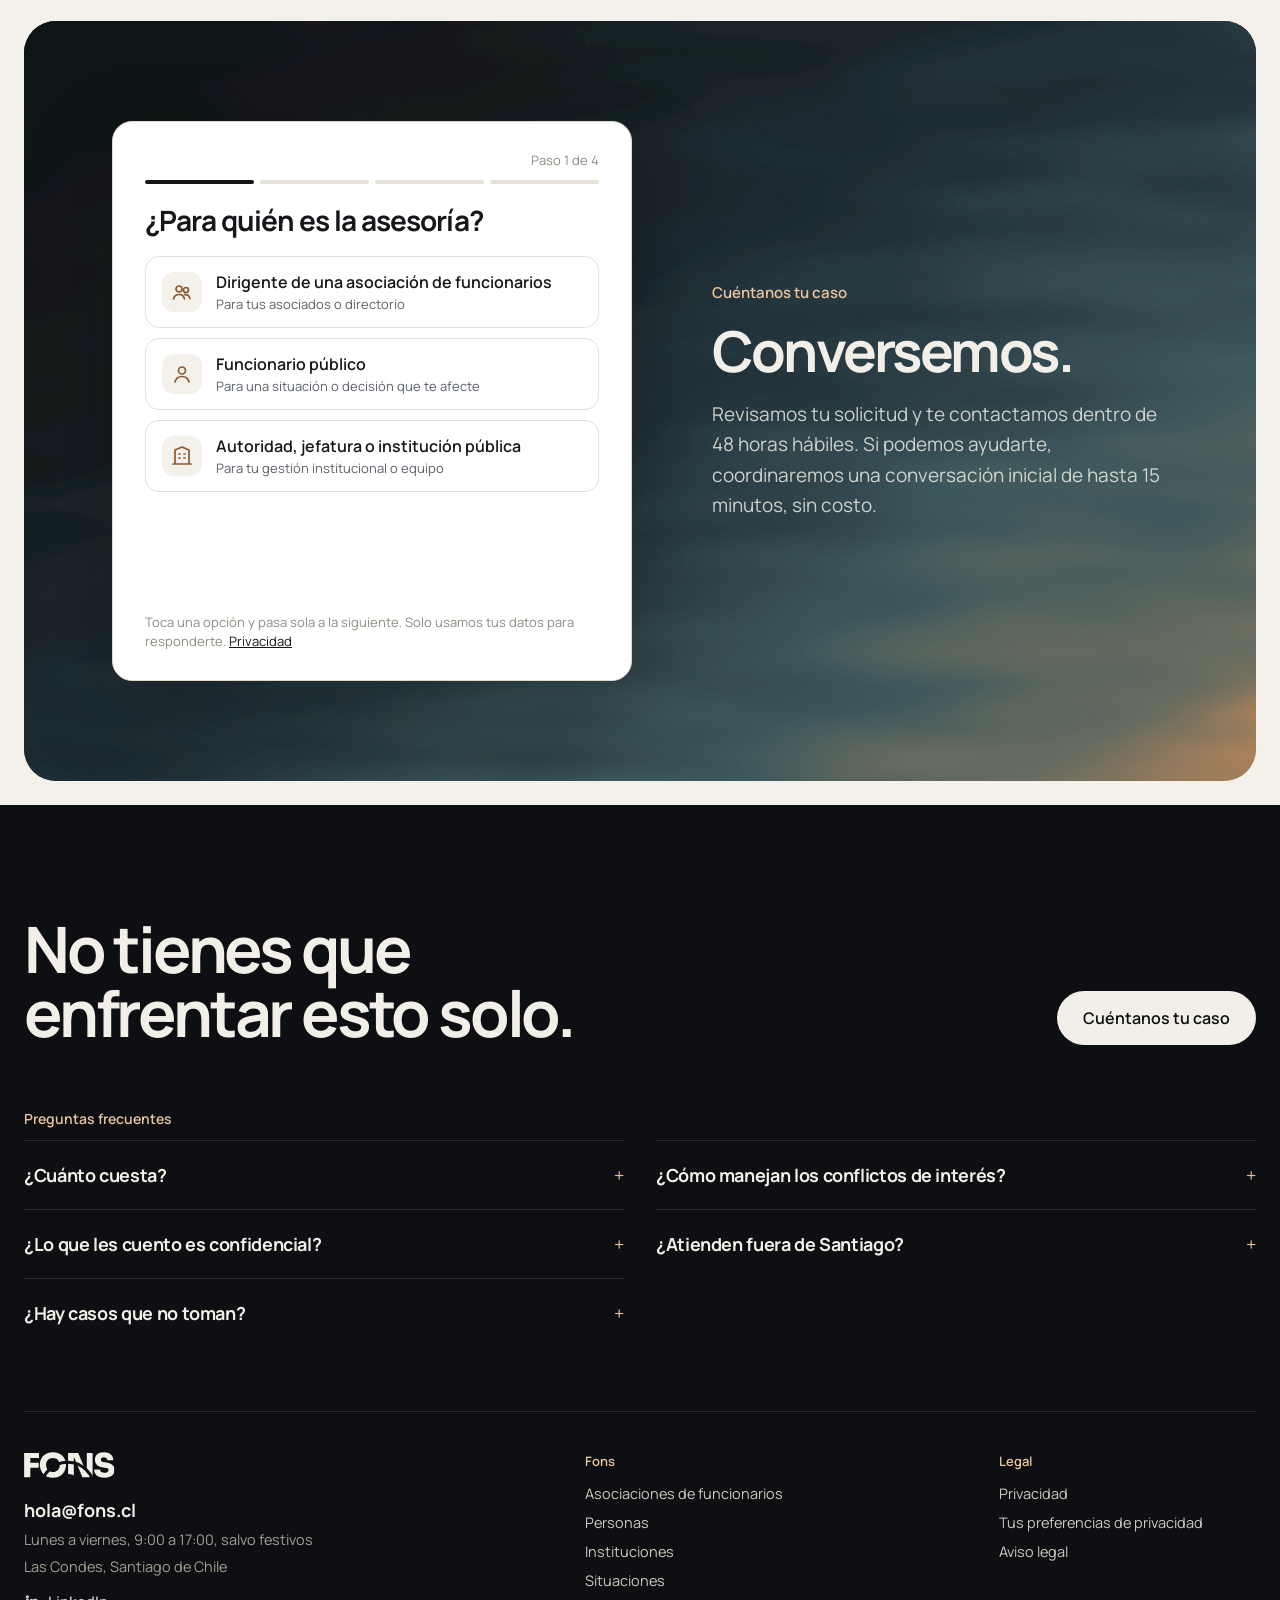
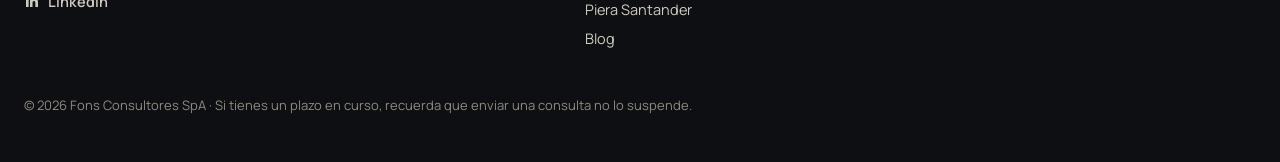
<file: piera-santander/index.html>
<!DOCTYPE html>

<html lang="es">
<head>
<meta charset="utf-8"/>
<script>
window.dataLayer = window.dataLayer || [];
function gtag(){dataLayer.push(arguments);}
gtag('consent', 'default', {ad_storage: 'denied', ad_user_data: 'denied', ad_personalization: 'denied', analytics_storage: 'denied', wait_for_update: 500});
try { if (localStorage.getItem('fons_consent') === 'granted') gtag('consent', 'update', {analytics_storage: 'granted'}); } catch (e) {}
gtag('js', new Date());
</script>
<script async="" src="https://www.googletagmanager.com/gtm.js?id=GTM-M7PFMKXB"></script>
<meta content="width=device-width, initial-scale=1" name="viewport"/><meta content="Piera Santander Fuentes, Abogada UC, LLM UC en Derecho Regulatorio. Quince años de asesoría jurídica y dirección de personas en salud, justicia y hacienda." name="description"/><meta content="Piera Santander Fuentes · Quiénes somos · Fons" property="og:title"/><meta content="Piera Santander Fuentes, Abogada UC, LLM UC en Derecho Regulatorio. Quince años de asesoría jurídica y dirección de personas en salud, justicia y hacienda." property="og:description"/><meta content="website" property="og:type"/><meta content="#0E0F12" name="theme-color"/><link href="/assets/favicon.svg" rel="icon" type="image/svg+xml"/><link as="font" crossorigin="" href="/assets/manrope.woff2" rel="preload" type="font/woff2"/><link href="/assets/site.css" rel="stylesheet"/><meta charset="utf-8"/>
<title>Piera Santander Fuentes · Quiénes somos · Fons</title>
<style>
@media (max-width: 760px){
  .qs-row{flex-direction:column !important}
  .qs-mini{flex-wrap:wrap !important}
  .qs-mini > div{flex:1 1 calc(50% - 8px) !important}

  .fc-pad{padding:12px 12px !important}
  .fc-inner{border-radius:24px !important;min-height:0 !important}
  .fc-row{padding:40px 16px 16px !important;gap:28px !important;flex-direction:column-reverse;align-items:stretch !important}
  .fc-form{flex:1 1 auto !important;width:100% !important;min-height:0 !important}
  .fc-text{flex:0 0 auto !important}
  .fc-text h2{font-size:34px !important}
  .fc-text p{font-size:16px !important}
  .faq-foot{grid-template-columns:1fr !important}
}

.fons-burger{display:none}
@media (max-width: 760px){
  nav{flex-wrap:nowrap !important;padding:16px 20px !important;gap:12px !important}
  .fons-links{flex-wrap:nowrap !important;gap:14px !important}
  .fons-links > a:not([style*="background"]){display:none !important}
  .fons-links > a[style*="background"]{padding:9px 14px !important;font-size:13px !important;white-space:nowrap}
  .fons-burger{display:flex !important;align-items:center}
  section > div{padding-top:72px !important;padding-bottom:72px !important}
  .sit-card{flex:1 1 100% !important;height:auto !important;margin-top:0 !important}
  .sit-card > div:last-child{min-height:200px}
  .sit-card.feat{height:400px !important}
  .sit-home .sit-card.feat{order:-1}
  .sit-home .sit-card:not(.feat) > div:last-child{display:none !important}
  .sit-home .sit-card:not(.feat){padding-bottom:28px}
  form div[style*="repeat(3,1fr)"]{grid-template-columns:1fr 1fr !important}
  form{padding:22px 18px !important}
  div[style*="repeat(2, minmax(0, 1fr))"]{grid-template-columns:1fr !important}
  a[style*="padding: 48px"]{padding:28px !important}
  h1,h2{overflow-wrap:break-word}
  section[style*="min-height"]{min-height:0 !important}
}

body{margin:0;background:#0E0F12}
a{color:#E8C4A0}
.fons-media{position:absolute;inset:0;width:100%;height:100%;object-fit:cover;object-position:center 60%}
.fons-veil{position:absolute;inset:0;background:radial-gradient(ellipse 55% 50% at 50% 45%,rgba(14,15,18,0.55),rgba(14,15,18,0.1) 75%),linear-gradient(180deg,rgba(14,15,18,0.6) 0%,rgba(14,15,18,0.15) 35%,rgba(14,15,18,0.25) 70%,#0E0F12 100%)}
@media (prefers-reduced-motion: reduce){video.fons-media{display:none}}
</style>
<link href="https://fons.cl/piera-santander/" rel="canonical"/><meta content="https://fons.cl/piera-santander/" property="og:url"/></head>
<body>
<div style="font-family: Manrope, system-ui, -apple-system, 'Segoe UI', sans-serif; color: #F2EFE8; background: #0E0F12; width: 100%">
<section id="piera" style="position: relative; overflow: hidden; background: radial-gradient(ellipse 45% 60% at 30% 0%, rgba(232, 196, 160, 0.42), rgba(232, 196, 160, 0) 72%), #0E0F12">
<img alt="" aria-hidden="true" class="fons-media" src="/assets/fondo.jpg"/>
<video aria-hidden="true" autoplay="" class="fons-media" loop="" muted="" playsinline="" poster="/assets/fondo.jpg" preload="auto" src="/assets/fondo.mp4"></video>
<div aria-hidden="true" class="fons-veil"></div>
<nav style="position: relative; max-width: 1280px; margin: 0 auto; padding: 24px; display: flex; flex-wrap: wrap; gap: 16px 32px; align-items: center; justify-content: space-between">
<a aria-label="Fons, inicio" href="/" style="display: flex; align-items: center; gap: 10px; color: #F2EFE8; text-decoration: none">
<svg aria-hidden="true" height="21.8" style="display: block" viewbox="70 -756 2728 780" width="76.4"><mask height="780" id="fonsS1" maskunits="userSpaceOnUse" width="2728" x="70" y="-756"><rect fill="#fff" height="780" width="2728" x="70" y="-756"></rect><path d="M579 356 A804 804 0 0 1 2187 356" fill="none" stroke="#000" stroke-width="94"></path><path d="M981 356 A402 402 0 0 1 1785 356" fill="none" stroke="#000" stroke-width="94"></path></mask><path d="M74.0 0.0V-730.0H522.0V-578.0H260.0V-435.0H511.0V-283.0H260.0V0.0ZM940.0 20.0Q840.0 20.0 766.0 -14.5Q692.0 -49.0 643.0 -105.5Q594.0 -162.0 570.0 -228.0Q546.0 -294.0 546.0 -356.0V-378.0Q546.0 -447.0 571.0 -513.5Q596.0 -580.0 646.0 -634.0Q696.0 -688.0 769.5 -720.0Q843.0 -752.0 940.0 -752.0Q1036.0 -752.0 1109.5 -720.0Q1183.0 -688.0 1233.0 -634.0Q1283.0 -580.0 1308.5 -513.5Q1334.0 -447.0 1334.0 -378.0V-356.0Q1334.0 -294.0 1309.5 -228.0Q1285.0 -162.0 1236.0 -105.5Q1187.0 -49.0 1113.0 -14.5Q1039.0 20.0 940.0 20.0ZM940.0 -154.0Q988.0 -154.0 1026.0 -170.0Q1064.0 -186.0 1091.0 -215.0Q1118.0 -244.0 1132.0 -282.5Q1146.0 -321.0 1146.0 -366.0Q1146.0 -414.0 1131.5 -453.0Q1117.0 -492.0 1090.0 -520.0Q1063.0 -548.0 1025.0 -563.0Q987.0 -578.0 940.0 -578.0Q892.0 -578.0 854.0 -563.0Q816.0 -548.0 789.0 -520.0Q762.0 -492.0 748.0 -453.0Q734.0 -414.0 734.0 -366.0Q734.0 -321.0 748.0 -282.5Q762.0 -244.0 789.0 -215.0Q816.0 -186.0 854.0 -170.0Q892.0 -154.0 940.0 -154.0ZM1396.0 0.0V-730.0H1701.0L1944.0 -148.0H1959.0V-730.0H2133.0V0.0H1826.0L1583.0 -582.0H1568.0V0.0ZM2491.0 20.0Q2389.0 20.0 2319.5 -12.0Q2250.0 -44.0 2214.5 -99.5Q2179.0 -155.0 2179.0 -227.0H2359.0Q2359.0 -201.0 2373.5 -179.5Q2388.0 -158.0 2417.0 -146.0Q2446.0 -134.0 2491.0 -134.0Q2530.0 -134.0 2557.5 -144.0Q2585.0 -154.0 2599.5 -172.0Q2614.0 -190.0 2614.0 -215.0Q2614.0 -247.0 2587.0 -264.5Q2560.0 -282.0 2496.0 -287.0L2449.0 -291.0Q2336.0 -301.0 2269.0 -362.0Q2202.0 -423.0 2202.0 -524.0Q2202.0 -596.0 2235.5 -647.0Q2269.0 -698.0 2330.0 -725.0Q2391.0 -752.0 2474.0 -752.0Q2564.0 -752.0 2626.5 -722.0Q2689.0 -692.0 2722.0 -637.5Q2755.0 -583.0 2755.0 -511.0H2575.0Q2575.0 -535.0 2563.0 -555.0Q2551.0 -575.0 2528.5 -586.5Q2506.0 -598.0 2474.0 -598.0Q2444.0 -598.0 2423.5 -588.5Q2403.0 -579.0 2392.5 -562.0Q2382.0 -545.0 2382.0 -524.0Q2382.0 -496.0 2401.0 -476.0Q2420.0 -456.0 2467.0 -452.0L2514.0 -448.0Q2596.0 -441.0 2659.0 -412.5Q2722.0 -384.0 2758.0 -335.0Q2794.0 -286.0 2794.0 -215.0Q2794.0 -144.0 2757.5 -91.0Q2721.0 -38.0 2653.5 -9.0Q2586.0 20.0 2491.0 20.0Z" fill="#F2EFE8" mask="url(#fonsS1)"></path></svg>
</a>
<div class="fons-links" style="display: flex; flex-wrap: wrap; gap: 8px 26px; align-items: center; font-size: 14px">
<a href="/directorios/" style="color: #A39E94; text-decoration: none">Asociaciones de funcionarios</a>
<a href="/funcionarios/" style="color: #A39E94; text-decoration: none">Personas</a>
<a href="/instituciones/" style="color: #A39E94; text-decoration: none">Instituciones</a>
<a href="/piera-santander/" style="color: #F2EFE8; text-decoration: underline; text-underline-offset: 6px">Piera Santander</a><a href="/blog/" style="color: #F2EFE8; text-decoration: underline; text-underline-offset: 6px">Blog</a>
<a href="/" style="background: #F2EFE8; color: #0E0F12; padding: 11px 18px; border-radius: 999px; text-decoration: none; font-weight: 600">Cuéntanos tu caso</a>
<button aria-expanded="false" aria-label="Abrir menú" class="fons-burger" type="button"><svg height="22" viewbox="0 0 22 22" width="22"><path d="M3 7h16M3 15h16" stroke="#F2EFE8" stroke-linecap="round" stroke-width="2"></path></svg></button>
</div>
</nav>
<div style="position: relative; max-width: 1280px; margin: 0 auto; padding: 104px 24px 112px; display: flex; flex-wrap: wrap; gap: 48px 72px; align-items: stretch">
<div style="flex: 1 1 560px; min-width: 0; display: flex; flex-direction: column; justify-content: space-between; gap: 40px">
<h1 style="margin: 0; font-family: 'Manrope', system-ui, sans-serif; font-weight: 700; font-size: clamp(44px, 6.6vw, 96px); line-height: 0.98; letter-spacing: -0.055em; max-width: 15ch">Decisiones difíciles, sin perder de vista a las personas.</h1>
<p style="margin: 0; font-size: 20px; line-height: 1.6; color: #D9D4C9; max-width: 54ch">He asesorado jurídicamente y he dirigido la gestión de personas dentro del Estado. Conozco las normas, los procesos y la responsabilidad de tomar decisiones. Esa experiencia me permite abordar cada encargo con rigor, agilidad y comprensión de su contexto institucional.</p>
</div>
<figure style="margin: 0; flex: 0 1 360px; min-width: 0; display: flex; flex-direction: column; gap: 14px"><img alt="Retrato de Piera Santander" src="/assets/piera-retrato-2.jpg" style="min-width: 0; width: 100%; max-width: 100%; aspect-ratio: 4 / 5; object-fit: cover; object-position: center 30%; border-radius: 12px; display: block"/><figcaption style="display:flex;flex-direction:column;gap:2px;font-size:14px;line-height:1.5;color:#A39E94"><b style="color:#F2EFE8;font-size:16px;font-weight:600">Piera Santander Fuentes</b>Abogada UC, LLM UC en Derecho Regulatorio</figcaption></figure>
</div>
</section><nav aria-label="En esta página" class="subnav"><div class="subnav-in"><a href="#piera">Piera Santander</a><a href="#trayectoria">Trayectoria</a><a href="#quienes-somos">Quiénes somos</a><a href="#como-trabajamos">Cómo trabajamos</a><a href="#capacitacion">Capacitación</a></div></nav>
<section id="trayectoria" style="background: #F4F1EA; color: #15171A">
<div style="max-width: 1280px; margin: 0 auto; padding: 104px 24px">
<ol class="tl"><li class="tl-item"><span class="tl-when"><span>2011</span><span aria-hidden="true" class="tl-dash">–</span><span>2015</span></span><span aria-hidden="true" class="tl-dot"></span><span class="tl-body"><span class="tl-meta"><span class="tl-sector">Salud</span>Hospital San Juan de Dios de Los Andes</span><span class="tl-role">Asesora jurídica</span></span></li><li class="tl-item"><span class="tl-when"><span>2015</span><span aria-hidden="true" class="tl-dash">–</span><span>2018</span></span><span aria-hidden="true" class="tl-dot"></span><span class="tl-body"><span class="tl-meta"><span class="tl-sector">Salud</span>Hospital San Juan de Dios de Los Andes</span><span class="tl-role">Jefa de RR.HH. y Subdirectora de Gestión y Desarrollo de Personas</span></span></li><li class="tl-item"><span class="tl-when"><span>2018</span><span aria-hidden="true" class="tl-dash">–</span><span>2023</span></span><span aria-hidden="true" class="tl-dot"></span><span class="tl-body"><span class="tl-meta"><span class="tl-sector">Justicia</span>Gendarmería de Chile</span><span class="tl-role">Jefa del Subdepartamento de Desarrollo de Personas</span><span class="tl-desc">Desarrollo organizacional, gestión dotacional y carrera funcionaria.</span></span></li><li class="tl-item tl-last"><span class="tl-when"><span>2023</span><span aria-hidden="true" class="tl-dash">–</span><span>2026</span></span><span aria-hidden="true" class="tl-dot"></span><span class="tl-body"><span class="tl-meta"><span class="tl-sector">Hacienda</span>Servicio Nacional de Aduanas</span><span class="tl-role">Subdirectora de Gestión y Desarrollo de Personas, por concurso de Alta Dirección Pública</span><span class="tl-desc">Del 1 de agosto de 2023 al 23 de octubre de 2026. Condujo la nueva planta del servicio (DFL N° 1 de 2025), trabajada en mesa con la asociación de funcionarios.</span></span></li></ol>
</div>
</section>
<section style="background: radial-gradient(ellipse 50% 80% at 50% 0%, rgba(232, 196, 160, 0.3), rgba(232, 196, 160, 0) 70%), #0E0F12">
<div style="max-width: 1100px; margin: 0 auto; padding: 120px 24px; display: flex; flex-direction: column; align-items: center; text-align: center; gap: 24px">
<p style="margin: 0; font-family: 'Manrope', system-ui, sans-serif; font-weight: 500; font-size: clamp(30px, 4vw, 54px); line-height: 1.1; letter-spacing: -0.045em; max-width: 24ch">“Las decisiones públicas deben sostenerse en derecho y hacerse cargo de su impacto en las personas. Esa convicción guía mi trabajo.”</p>
<span style="font-size: 15px; font-weight: 600; color: #E8C4A0">Piera Santander Fuentes</span>
</div>
</section>
<section id="quienes-somos" style="background: #F4F1EA; color: #15171A"><div style="max-width: 1280px; margin: 0 auto; padding: 120px 24px; display: flex; flex-direction: column; gap: 40px">
<div style="display:flex;flex-direction:column;gap:8px"><span style="font-size:15px;font-weight:600;color:#8A5A34">Quiénes somos</span><span style="font-size:clamp(36px,4.6vw,56px);font-weight:700;letter-spacing:-.05em;line-height:1.02;max-width:20ch">Una asesoría cercana, rigurosa y útil.</span><span style="font-size:19px;line-height:1.6;color:#3A3F45;max-width:62ch;margin-top:8px">Se pueden tomar decisiones oportunas y responsables, respetando la legalidad, el debido proceso y la dignidad de cada persona.</span></div>
<div class="qs-row" style="display:flex;gap:20px;align-items:stretch">
<div class="qs-card" style="flex:1 1 0;min-width:0;background:#FFFFFF;border:1px solid #DED9CE;border-radius:20px;padding:28px;display:flex;flex-direction:column;gap:14px">
<img alt="Piera Santander Fuentes" src="/assets/foto-3.jpg" style="width:100%;aspect-ratio:4/3;object-fit:cover;object-position:center 25%;border-radius:14px"/>
<span style="font-size:13px;font-weight:700;letter-spacing:.08em;color:#8A5A34">SOCIA FUNDADORA · DIRECCIÓN TÉCNICA</span>
<span style="font-size:28px;font-weight:700;letter-spacing:-.035em">Piera Santander Fuentes</span>
<span style="font-size:16px;line-height:1.6;color:#3A3F45">Piera Santander es abogada de la Pontificia Universidad Católica de Chile, magíster en Derecho Regulatorio por la misma universidad, con más de 15 años de experiencia en el sector público.</span><details class="qs-mas"><summary><span class="a">Ver trayectoria completa</span><span class="b">Ocultar trayectoria</span><i aria-hidden="true">↓</i></summary><div class="qs-mas-c"><p>Su trayectoria comprende siete años en salud, en un Establecimiento Autogestionado en Red (EAR), cinco en Gendarmería de Chile y tres como Subdirectora de Gestión y Desarrollo de Personas del Servicio Nacional de Aduanas, cargo al que accedió por concurso de Alta Dirección Pública.</p><p style="font-size:16px;line-height:1.6;color:#3A3F45">Su experiencia integra asesoría jurídica a autoridades, dirección de equipos y gestión de relaciones laborales con asociaciones de funcionarios, junto con especialización en derecho administrativo, procedimientos disciplinarios, reclamaciones y actuaciones ante la Contraloría General de la República, así como en controversias judiciales vinculadas con el empleo público.</p><p style="font-size:16px;line-height:1.6;color:#3A3F45">En Aduanas lideró procesos de modernización institucional, destacando su participación en la elaboración e implementación del nuevo marco normativo de la planta de personal, en coordinación con organismos del Estado y asociaciones de funcionarios.</p><p style="font-size:16px;line-height:1.6;color:#3A3F45"><b>Ámbitos de especialización</b></p><ul class="exp-lista"><li>Derecho administrativo y asesoría jurídica</li><li>Gestión y desarrollo de personas</li><li>Procedimientos disciplinarios</li><li>Relaciones laborales y con asociaciones de funcionarios</li><li>Dirección de equipos y gestión institucional</li><li>Modernización y desarrollo de carrera funcionaria</li></ul></div></details><div class="qs-chips" style="display:flex;flex-wrap:wrap;gap:8px"><span style="font-size:13px;font-weight:600;color:#15171A;background:#F4F1EA;border-radius:999px;padding:6px 12px">Sumarios administrativos</span><span style="font-size:13px;font-weight:600;color:#15171A;background:#F4F1EA;border-radius:999px;padding:6px 12px">Gestión de personas</span><span style="font-size:13px;font-weight:600;color:#15171A;background:#F4F1EA;border-radius:999px;padding:6px 12px">Relaciones laborales</span><span style="font-size:13px;font-weight:600;color:#15171A;background:#F4F1EA;border-radius:999px;padding:6px 12px">Carrera funcionaria</span></div>
<a href="https://www.linkedin.com/in/piera-santander-fuentes-6185155b/" rel="noopener" style="margin-top:auto;padding-top:6px;font-size:15px;font-weight:600;color:#8A5A34;text-decoration:none" target="_blank">LinkedIn ↗</a></div>
<div class="qs-card" style="flex:1 1 0;min-width:0;background:#FFFFFF;border:1px solid #DED9CE;border-radius:20px;padding:28px;display:flex;flex-direction:column;gap:14px">
<img alt="Daniel Olmedo Fuentes" src="/assets/foto-2.jpg" style="width:100%;aspect-ratio:4/3;object-fit:cover;object-position:center 25%;border-radius:14px"/>
<span style="font-size:13px;font-weight:700;letter-spacing:.08em;color:#8A5A34">SOCIO FUNDADOR · ESTRATEGIA Y COMUNICACIÓN</span>
<span style="font-size:28px;font-weight:700;letter-spacing:-.035em">Daniel Olmedo Fuentes</span>
<span style="font-size:16px;line-height:1.6;color:#3A3F45">Más de 14 años liderando estrategia, marca y crecimiento en compañías de alta exigencia en Chile y Latinoamérica. Aporta cómo se comunica una decisión, cómo se maneja una crisis y cómo se ordena un proceso para que funcione.</span><div class="qs-chips" style="display:flex;flex-wrap:wrap;gap:8px"><span style="font-size:13px;font-weight:600;color:#15171A;background:#F4F1EA;border-radius:999px;padding:6px 12px">Estrategia</span><span style="font-size:13px;font-weight:600;color:#15171A;background:#F4F1EA;border-radius:999px;padding:6px 12px">Manejo de crisis</span><span style="font-size:13px;font-weight:600;color:#15171A;background:#F4F1EA;border-radius:999px;padding:6px 12px">Comunicación con las bases</span><span style="font-size:13px;font-weight:600;color:#15171A;background:#F4F1EA;border-radius:999px;padding:6px 12px">Procesos y tecnología</span></div>
<a href="https://www.linkedin.com/in/danielolmedofuentes/" rel="noopener" style="margin-top:auto;padding-top:6px;font-size:15px;font-weight:600;color:#8A5A34;text-decoration:none" target="_blank">LinkedIn ↗</a></div>
</div>
<div class="lineas bloque-def" id="como-trabajamos">
<div class="lineas-head">
<span class="eyebrow">Cómo trabajamos</span>
<span class="lineas-title">Dos líneas, un mismo equipo.</span>
<span class="lineas-sub">Un mismo cliente puede necesitar las dos. Las coordinamos para que no tengas que elegir. Las capacitaciones y mentorías son transversales a ambas.</span>
</div>
<div class="lineas-row">
<div class="linea linea-legal">
<span class="linea-name">Fons Legal</span>
<span class="linea-desc">Asesoría y defensa jurídica en derecho administrativo, función pública, procedimientos disciplinarios, reclamaciones y recursos administrativos.</span>
<div class="chips"><span>Procedimientos disciplinarios</span><span>Empleo público</span><span>Reclamaciones y recursos</span><span>Informes jurídicos</span></div>
<details class="red"><summary>Especialistas que se suman (2)<span aria-hidden="true">+</span></summary>
<ul><li>Derecho administrativo, empleo público y procedimientos disciplinarios</li><li>Derecho laboral y relaciones colectivas</li></ul></details>
<span class="linea-firma">Revisado y firmado por Piera Santander Fuentes, Abogada UC, LLM UC en Derecho Regulatorio.</span>
</div>
<div class="linea linea-consultoria">
<span class="linea-name">Fons Consultoría</span>
<span class="linea-desc">Consultorías y asesoría estratégica en gestión y desarrollo de personas, desarrollo organizacional, relaciones laborales, gestión del cambio y fortalecimiento institucional.</span>
<div class="chips"><span>Gestión de personas</span><span>Desarrollo organizacional</span><span>Relaciones laborales</span><span>Gestión del cambio</span></div>
<details class="red"><summary>Especialistas que se suman (4)<span aria-hidden="true">+</span></summary>
<ul><li>Psicología laboral y desarrollo organizacional</li><li>Gestión de personas, reclutamiento y selección</li><li>Prevención del acoso, convivencia y riesgos psicosociales</li><li>Comunicación estratégica y gestión del cambio</li></ul></details>
</div>
</div>
<span class="lineas-nota">La capacitación y las mentorías cruzan ambas líneas: talleres para dirigentes, equipos y jefaturas.</span>
</div>
</div></section>
<section aria-labelledby="cap-h" class="tpe cap-banner" id="capacitacion"><div class="tpe-in"><span class="tpe-k">CAPACITACIÓN</span><h2 id="cap-h">Capacitación y desarrollo de equipos</h2><p class="tpe-sub">Diseñamos y desarrollamos capacitaciones, talleres y mentorías para funcionarios, dirigentes, jefaturas y equipos, en materias jurídicas, gestión de personas, liderazgo, desarrollo organizacional y relaciones laborales.</p><a class="tpe-cta" href="#diagnostico">Cuéntanos qué necesitas</a></div></section><section class="fc-wrap" id="diagnostico" style="background: #F4F1EA; color: #F2EFE8">
<div class="fc-pad" style="max-width: 1392px; margin: 0 auto; padding: 24px 24px">
<div class="fc-inner" style="position: relative; overflow: hidden; border-radius: 32px; min-height: 760px; display: flex; align-items: center">
<svg aria-hidden="true" preserveaspectratio="xMidYMid slice" style="position:absolute;inset:0;width:100%;height:100%" viewbox="0 0 1280 820">
<defs><lineargradient id="gfc" x1="0" x2="1" y1="0" y2="1"><stop offset="0" stop-color="#0B0E10"></stop><stop offset=".3" stop-color="#141B1E"></stop><stop offset=".5" stop-color="#22323A"></stop><stop offset=".68" stop-color="#3E5A5F"></stop><stop offset=".82" stop-color="#6B6F62"></stop><stop offset=".92" stop-color="#C58C5A"></stop><stop offset="1" stop-color="#E8C4A0"></stop></lineargradient>
<filter height="140%" id="ffc" width="140%" x="-20%" y="-20%"><feturbulence basefrequency="0.0035 0.016" numoctaves="2" result="n" seed="33" type="fractalNoise"></feturbulence><fedisplacementmap in="SourceGraphic" in2="n" scale="300" xchannelselector="R" ychannelselector="G"></fedisplacementmap></filter>
<filter id="gnfc"><feturbulence basefrequency="0.9" numoctaves="2" seed="3" type="fractalNoise"></feturbulence><fecolormatrix values="0 0 0 0 0  0 0 0 0 0  0 0 0 0 0  0 0 0 .06 0"></fecolormatrix></filter></defs>
<rect fill="url(#gfc)" filter="url(#ffc)" height="1100" width="1560" x="-140" y="-140"></rect><rect filter="url(#gnfc)" height="820" width="1280"></rect></svg>
<div class="fc-row" style="position: relative; z-index: 1; width: 100%; box-sizing: border-box; padding: 80px 88px; display: flex; flex-wrap: wrap; align-items: center; gap: 48px 80px">
<form class="fc-form fons-form" novalidate="" style="flex: 0 1 520px; min-width: 0; min-height: 560px; box-sizing: border-box; background: #FFFFFF; border: 1px solid #DED9CE; border-radius: 20px; padding: 28px 32px; display: flex; flex-direction: column; box-shadow: 0 30px 80px rgba(8,10,12,.35)"><noscript><p style="color:#15171A">Escríbenos a <a href="mailto:hola@fons.cl">hola@fons.cl</a>.</p></noscript></form>
<div class="fc-text" style="flex: 1 1 360px; min-width: 0; display: flex; flex-direction: column; gap: 20px">
<span style="font-size: 15px; font-weight: 600; color: #E8C4A0">Cuéntanos tu caso</span>
<h2 style="margin: 0; font-family: 'Manrope', system-ui, sans-serif; font-weight: 700; font-size: clamp(36px, 4.4vw, 60px); line-height: 1; letter-spacing: -0.05em; max-width: 12ch">Conversemos.</h2>
<p style="margin: 0; font-size: 19px; line-height: 1.6; color: rgba(242,239,232,.82); max-width: 40ch">Revisamos tu solicitud y te contactamos dentro de 48 horas hábiles. Si podemos ayudarte, coordinaremos una conversación inicial de hasta 15 minutos, sin costo.</p>
</div>
</div>
</div>
</div>
</section>
<footer style="position: relative; overflow: hidden; background: #0E0F12; color: #F2EFE8">
<div style="max-width: 1280px; margin: 0 auto; padding: 112px 24px 48px; display: flex; flex-direction: column; gap: 64px">
<div style="display: flex; flex-wrap: wrap; gap: 32px; align-items: flex-end; justify-content: space-between">
<h2 style="margin: 0; font-family: 'Manrope', system-ui, sans-serif; font-weight: 700; font-size: clamp(36px, 5vw, 68px); line-height: 1; letter-spacing: -0.05em; max-width: 14ch">No tienes que enfrentar esto solo.</h2>
<a href="#diagnostico" style="background: #F2EFE8; color: #0E0F12; padding: 16px 26px; border-radius: 999px; text-decoration: none; font-weight: 600; font-size: 16px">Cuéntanos tu caso</a>
</div>
<div class="ft3"><div style="display: flex; flex-direction: column; gap: 12px">
<span style="font-size: 14px; font-weight: 600; color: #E8C4A0">Preguntas frecuentes</span>
<div class="faq-foot" style="display: grid; grid-template-columns: repeat(2, minmax(0, 1fr)); gap: 0 48px">
<details style="border-top: 1px solid rgba(242,239,232,.12); padding: 22px 0"><summary style="cursor: pointer; list-style: none; display: flex; justify-content: space-between; gap: 24px; font-family: 'Manrope', system-ui, sans-serif; font-size: 22px; font-weight: 700; letter-spacing: -0.02em; color: #F2EFE8; font-size: 18px">¿Cuánto cuesta?<span aria-hidden="true" style="color: #E8C4A0; font-weight: 400">+</span></summary><p style="margin: 12px 0 0; font-size: 17px; line-height: 1.6; color: #A39E94; max-width: 64ch">Depende del encargo. Primero nos cuentas tu caso en el formulario y lo revisamos. Si podemos ayudarte, te enviamos un link para agendar una conversación de hasta 15 minutos, sin costo ni compromiso. Después te enviamos una propuesta por escrito con alcance, honorarios y condiciones.</p></details><details style="border-top: 1px solid rgba(242,239,232,.12); padding: 22px 0"><summary style="cursor: pointer; list-style: none; display: flex; justify-content: space-between; gap: 24px; font-family: 'Manrope', system-ui, sans-serif; font-size: 22px; font-weight: 700; letter-spacing: -0.02em; color: #F2EFE8; font-size: 18px">¿Cómo manejan los conflictos de interés?<span aria-hidden="true" style="color: #E8C4A0; font-weight: 400">+</span></summary><p style="margin: 12px 0 0; font-size: 17px; line-height: 1.6; color: #A39E94; max-width: 64ch">Antes de aceptar un encargo revisamos conflictos con clientes actuales y anteriores, incompatibilidades legales y restricciones por funciones públicas previas. Si existe alguno, no tomamos el caso.</p></details><details style="border-top: 1px solid rgba(242,239,232,.12); padding: 22px 0"><summary style="cursor: pointer; list-style: none; display: flex; justify-content: space-between; gap: 24px; font-family: 'Manrope', system-ui, sans-serif; font-size: 22px; font-weight: 700; letter-spacing: -0.02em; color: #F2EFE8; font-size: 18px">¿Lo que les cuento es confidencial?<span aria-hidden="true" style="color: #E8C4A0; font-weight: 400">+</span></summary><p style="margin: 12px 0 0; font-size: 17px; line-height: 1.6; color: #A39E94; max-width: 64ch">Sí. Tratamos tu información con reserva y solo la conocen quienes deben evaluar o trabajar tu encargo, según nuestras obligaciones legales y profesionales.</p></details><details style="border-top: 1px solid rgba(242,239,232,.12); padding: 22px 0"><summary style="cursor: pointer; list-style: none; display: flex; justify-content: space-between; gap: 24px; font-family: 'Manrope', system-ui, sans-serif; font-size: 22px; font-weight: 700; letter-spacing: -0.02em; color: #F2EFE8; font-size: 18px">¿Atienden fuera de Santiago?<span aria-hidden="true" style="color: #E8C4A0; font-weight: 400">+</span></summary><p style="margin: 12px 0 0; font-size: 17px; line-height: 1.6; color: #A39E94; max-width: 64ch">Sí, en todo Chile, principalmente en línea. Si el encargo requiere estar en terreno, lo coordinamos.</p></details><details style="border-top: 1px solid rgba(242,239,232,.12); padding: 22px 0"><summary style="cursor: pointer; list-style: none; display: flex; justify-content: space-between; gap: 24px; font-family: 'Manrope', system-ui, sans-serif; font-size: 22px; font-weight: 700; letter-spacing: -0.02em; color: #F2EFE8; font-size: 18px">¿Hay casos que no toman?<span aria-hidden="true" style="color: #E8C4A0; font-weight: 400">+</span></summary><p style="margin: 12px 0 0; font-size: 17px; line-height: 1.6; color: #A39E94; max-width: 64ch">Sí: cuando excede nuestra especialidad, no tenemos disponibilidad o hay un impedimento legal o profesional. Te lo decimos apenas lo sepamos.</p></details></div>
</div></div>
<div class="ft3-bar"><div class="ft3-marca"><a aria-label="Fons, inicio" class="ft1-logo" href="/"><svg aria-hidden="true" height="17.2" style="display: block" viewbox="70 -756 2728 780" width="60.0"><mask height="780" id="fonsS2" maskunits="userSpaceOnUse" width="2728" x="70" y="-756"><rect fill="#fff" height="780" width="2728" x="70" y="-756"></rect><path d="M579 356 A804 804 0 0 1 2187 356" fill="none" stroke="#000" stroke-width="94"></path><path d="M981 356 A402 402 0 0 1 1785 356" fill="none" stroke="#000" stroke-width="94"></path></mask><path d="M74.0 0.0V-730.0H522.0V-578.0H260.0V-435.0H511.0V-283.0H260.0V0.0ZM940.0 20.0Q840.0 20.0 766.0 -14.5Q692.0 -49.0 643.0 -105.5Q594.0 -162.0 570.0 -228.0Q546.0 -294.0 546.0 -356.0V-378.0Q546.0 -447.0 571.0 -513.5Q596.0 -580.0 646.0 -634.0Q696.0 -688.0 769.5 -720.0Q843.0 -752.0 940.0 -752.0Q1036.0 -752.0 1109.5 -720.0Q1183.0 -688.0 1233.0 -634.0Q1283.0 -580.0 1308.5 -513.5Q1334.0 -447.0 1334.0 -378.0V-356.0Q1334.0 -294.0 1309.5 -228.0Q1285.0 -162.0 1236.0 -105.5Q1187.0 -49.0 1113.0 -14.5Q1039.0 20.0 940.0 20.0ZM940.0 -154.0Q988.0 -154.0 1026.0 -170.0Q1064.0 -186.0 1091.0 -215.0Q1118.0 -244.0 1132.0 -282.5Q1146.0 -321.0 1146.0 -366.0Q1146.0 -414.0 1131.5 -453.0Q1117.0 -492.0 1090.0 -520.0Q1063.0 -548.0 1025.0 -563.0Q987.0 -578.0 940.0 -578.0Q892.0 -578.0 854.0 -563.0Q816.0 -548.0 789.0 -520.0Q762.0 -492.0 748.0 -453.0Q734.0 -414.0 734.0 -366.0Q734.0 -321.0 748.0 -282.5Q762.0 -244.0 789.0 -215.0Q816.0 -186.0 854.0 -170.0Q892.0 -154.0 940.0 -154.0ZM1396.0 0.0V-730.0H1701.0L1944.0 -148.0H1959.0V-730.0H2133.0V0.0H1826.0L1583.0 -582.0H1568.0V0.0ZM2491.0 20.0Q2389.0 20.0 2319.5 -12.0Q2250.0 -44.0 2214.5 -99.5Q2179.0 -155.0 2179.0 -227.0H2359.0Q2359.0 -201.0 2373.5 -179.5Q2388.0 -158.0 2417.0 -146.0Q2446.0 -134.0 2491.0 -134.0Q2530.0 -134.0 2557.5 -144.0Q2585.0 -154.0 2599.5 -172.0Q2614.0 -190.0 2614.0 -215.0Q2614.0 -247.0 2587.0 -264.5Q2560.0 -282.0 2496.0 -287.0L2449.0 -291.0Q2336.0 -301.0 2269.0 -362.0Q2202.0 -423.0 2202.0 -524.0Q2202.0 -596.0 2235.5 -647.0Q2269.0 -698.0 2330.0 -725.0Q2391.0 -752.0 2474.0 -752.0Q2564.0 -752.0 2626.5 -722.0Q2689.0 -692.0 2722.0 -637.5Q2755.0 -583.0 2755.0 -511.0H2575.0Q2575.0 -535.0 2563.0 -555.0Q2551.0 -575.0 2528.5 -586.5Q2506.0 -598.0 2474.0 -598.0Q2444.0 -598.0 2423.5 -588.5Q2403.0 -579.0 2392.5 -562.0Q2382.0 -545.0 2382.0 -524.0Q2382.0 -496.0 2401.0 -476.0Q2420.0 -456.0 2467.0 -452.0L2514.0 -448.0Q2596.0 -441.0 2659.0 -412.5Q2722.0 -384.0 2758.0 -335.0Q2794.0 -286.0 2794.0 -215.0Q2794.0 -144.0 2757.5 -91.0Q2721.0 -38.0 2653.5 -9.0Q2586.0 20.0 2491.0 20.0Z" fill="#F2EFE8" mask="url(#fonsS2)"></path></svg></a><a class="ft3-mail" href="mailto:hola@fons.cl">hola@fons.cl</a><span>Lunes a viernes, 9:00 a 17:00, salvo festivos</span><span>Las Condes, Santiago de Chile</span><a aria-label="Fons en LinkedIn (se abre en una pestaña nueva)" class="ft3-in" href="https://www.linkedin.com/company/145438114/" rel="noopener" target="_blank"><svg aria-hidden="true" fill="currentColor" height="16" viewbox="0 0 24 24" width="16"><path d="M4.98 3.5a2.5 2.5 0 1 1 0 5 2.5 2.5 0 0 1 0-5zM3 9h4v12H3zM9 9h3.8v1.7h.05c.53-1 1.83-2.05 3.77-2.05C20.6 8.65 21 11.2 21 14.5V21h-4v-5.8c0-1.4-.03-3.2-1.95-3.2-1.95 0-2.25 1.5-2.25 3.1V21H9z"></path></svg>LinkedIn</a></div><nav aria-label="Pie de página" class="ft3-col"><b>Fons</b><a href="/directorios/">Asociaciones de funcionarios</a><a href="/funcionarios/">Personas</a><a href="/instituciones/">Instituciones</a><a href="/situaciones/">Situaciones</a><a href="/piera-santander/">Piera Santander</a><a href="/blog/">Blog</a></nav><div class="ft3-col"><b>Legal</b><span class="ft1-legal"><a href="/privacidad/">Privacidad</a><a href="/aviso-legal/">Aviso legal</a></span></div></div><p class="ft1-nota">© 2026 Fons Consultores SpA · Si tienes un plazo en curso, recuerda que enviar una consulta no lo suspende.</p>
</div>
</footer>
</div>
<script defer="" src="/assets/site.js"></script></body>
</html>
</file>
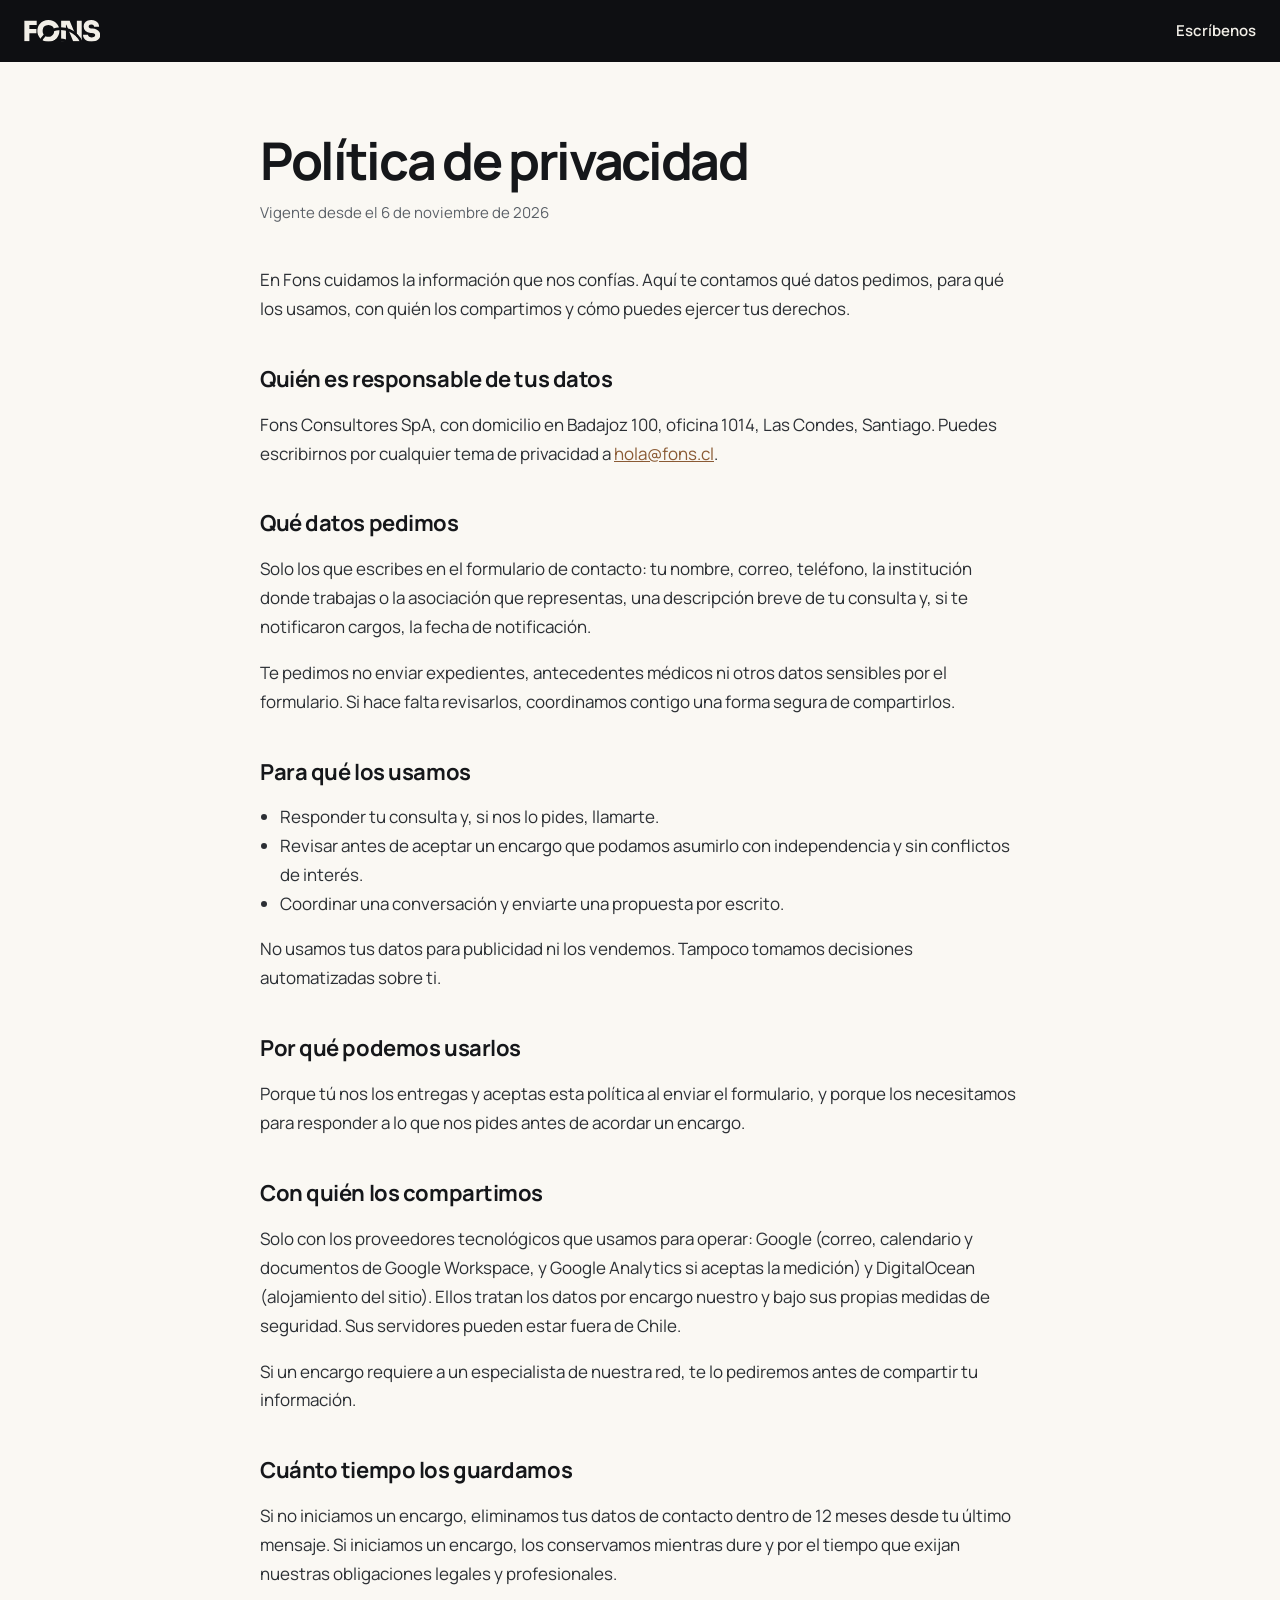
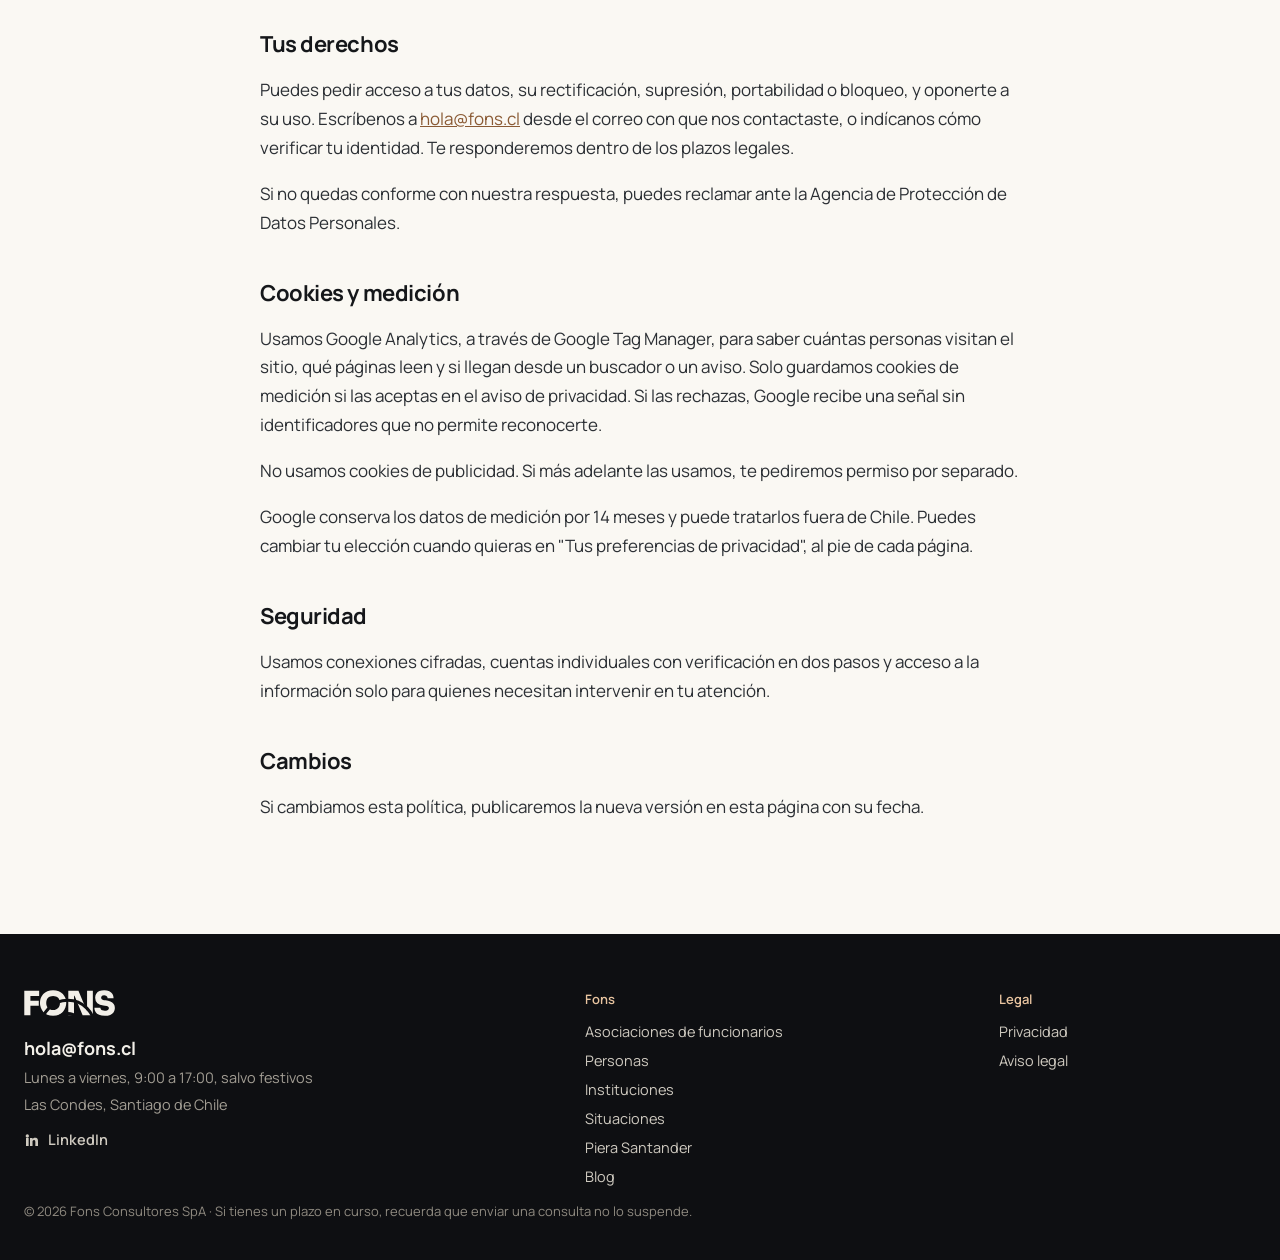
<file: privacidad/index.html>
<!DOCTYPE html>

<html lang="es">
<head>
<meta charset="utf-8"/>
<script>
window.dataLayer = window.dataLayer || [];
function gtag(){dataLayer.push(arguments);}
gtag('consent', 'default', {ad_storage: 'denied', ad_user_data: 'denied', ad_personalization: 'denied', analytics_storage: 'denied', wait_for_update: 500});
try { if (localStorage.getItem('fons_consent') === 'granted') gtag('consent', 'update', {analytics_storage: 'granted'}); } catch (e) {}
gtag('js', new Date());
</script>
<script async="" src="https://www.googletagmanager.com/gtm.js?id=GTM-M7PFMKXB"></script>
<meta charset="utf-8"/>
<meta content="width=device-width, initial-scale=1" name="viewport"/>
<title>Política de privacidad · Fons</title>
<meta content="Qué datos pide Fons, para qué los usa y cómo ejercer tus derechos." name="description"/>
<meta content="#0E0F12" name="theme-color"/>
<link href="/assets/favicon.svg" rel="icon" type="image/svg+xml"/>
<link as="font" crossorigin="" href="/assets/manrope.woff2" rel="preload" type="font/woff2"/>
<link href="/assets/site.css" rel="stylesheet"/>
<style>body{margin:0;background:#FAF8F3}</style>
<link href="https://fons.cl/privacidad/" rel="canonical"/><meta content="https://fons.cl/privacidad/" property="og:url"/></head>
<body>
<header class="legal-nav"><nav><a aria-label="Fons, inicio" href="/"><svg aria-hidden="true" height="21.8" style="display: block" viewbox="70 -756 2728 780" width="76.4"><mask height="780" id="fonsS1" maskunits="userSpaceOnUse" width="2728" x="70" y="-756"><rect fill="#fff" height="780" width="2728" x="70" y="-756"></rect><path d="M579 356 A804 804 0 0 1 2187 356" fill="none" stroke="#000" stroke-width="94"></path><path d="M981 356 A402 402 0 0 1 1785 356" fill="none" stroke="#000" stroke-width="94"></path></mask><path d="M74.0 0.0V-730.0H522.0V-578.0H260.0V-435.0H511.0V-283.0H260.0V0.0ZM940.0 20.0Q840.0 20.0 766.0 -14.5Q692.0 -49.0 643.0 -105.5Q594.0 -162.0 570.0 -228.0Q546.0 -294.0 546.0 -356.0V-378.0Q546.0 -447.0 571.0 -513.5Q596.0 -580.0 646.0 -634.0Q696.0 -688.0 769.5 -720.0Q843.0 -752.0 940.0 -752.0Q1036.0 -752.0 1109.5 -720.0Q1183.0 -688.0 1233.0 -634.0Q1283.0 -580.0 1308.5 -513.5Q1334.0 -447.0 1334.0 -378.0V-356.0Q1334.0 -294.0 1309.5 -228.0Q1285.0 -162.0 1236.0 -105.5Q1187.0 -49.0 1113.0 -14.5Q1039.0 20.0 940.0 20.0ZM940.0 -154.0Q988.0 -154.0 1026.0 -170.0Q1064.0 -186.0 1091.0 -215.0Q1118.0 -244.0 1132.0 -282.5Q1146.0 -321.0 1146.0 -366.0Q1146.0 -414.0 1131.5 -453.0Q1117.0 -492.0 1090.0 -520.0Q1063.0 -548.0 1025.0 -563.0Q987.0 -578.0 940.0 -578.0Q892.0 -578.0 854.0 -563.0Q816.0 -548.0 789.0 -520.0Q762.0 -492.0 748.0 -453.0Q734.0 -414.0 734.0 -366.0Q734.0 -321.0 748.0 -282.5Q762.0 -244.0 789.0 -215.0Q816.0 -186.0 854.0 -170.0Q892.0 -154.0 940.0 -154.0ZM1396.0 0.0V-730.0H1701.0L1944.0 -148.0H1959.0V-730.0H2133.0V0.0H1826.0L1583.0 -582.0H1568.0V0.0ZM2491.0 20.0Q2389.0 20.0 2319.5 -12.0Q2250.0 -44.0 2214.5 -99.5Q2179.0 -155.0 2179.0 -227.0H2359.0Q2359.0 -201.0 2373.5 -179.5Q2388.0 -158.0 2417.0 -146.0Q2446.0 -134.0 2491.0 -134.0Q2530.0 -134.0 2557.5 -144.0Q2585.0 -154.0 2599.5 -172.0Q2614.0 -190.0 2614.0 -215.0Q2614.0 -247.0 2587.0 -264.5Q2560.0 -282.0 2496.0 -287.0L2449.0 -291.0Q2336.0 -301.0 2269.0 -362.0Q2202.0 -423.0 2202.0 -524.0Q2202.0 -596.0 2235.5 -647.0Q2269.0 -698.0 2330.0 -725.0Q2391.0 -752.0 2474.0 -752.0Q2564.0 -752.0 2626.5 -722.0Q2689.0 -692.0 2722.0 -637.5Q2755.0 -583.0 2755.0 -511.0H2575.0Q2575.0 -535.0 2563.0 -555.0Q2551.0 -575.0 2528.5 -586.5Q2506.0 -598.0 2474.0 -598.0Q2444.0 -598.0 2423.5 -588.5Q2403.0 -579.0 2392.5 -562.0Q2382.0 -545.0 2382.0 -524.0Q2382.0 -496.0 2401.0 -476.0Q2420.0 -456.0 2467.0 -452.0L2514.0 -448.0Q2596.0 -441.0 2659.0 -412.5Q2722.0 -384.0 2758.0 -335.0Q2794.0 -286.0 2794.0 -215.0Q2794.0 -144.0 2757.5 -91.0Q2721.0 -38.0 2653.5 -9.0Q2586.0 20.0 2491.0 20.0Z" fill="#F2EFE8" mask="url(#fonsS1)"></path></svg></a><a href="/#contacto">Escríbenos</a></nav></header>
<main class="legal">
<h1>Política de privacidad</h1>
<p class="fecha">Vigente desde el 6 de noviembre de 2026</p>
<p>En Fons cuidamos la información que nos confías. Aquí te contamos qué datos pedimos, para qué los usamos, con quién los compartimos y cómo puedes ejercer tus derechos.</p>
<h2>Quién es responsable de tus datos</h2>
<p>Fons Consultores SpA, con domicilio en Badajoz 100, oficina 1014, Las Condes, Santiago. Puedes escribirnos por cualquier tema de privacidad a <a href="mailto:hola@fons.cl">hola@fons.cl</a>.</p>
<h2>Qué datos pedimos</h2>
<p>Solo los que escribes en el formulario de contacto: tu nombre, correo, teléfono, la institución donde trabajas o la asociación que representas, una descripción breve de tu consulta y, si te notificaron cargos, la fecha de notificación.</p>
<p>Te pedimos no enviar expedientes, antecedentes médicos ni otros datos sensibles por el formulario. Si hace falta revisarlos, coordinamos contigo una forma segura de compartirlos.</p>
<h2>Para qué los usamos</h2>
<ul>
<li>Responder tu consulta y, si nos lo pides, llamarte.</li>
<li>Revisar antes de aceptar un encargo que podamos asumirlo con independencia y sin conflictos de interés.</li>
<li>Coordinar una conversación y enviarte una propuesta por escrito.</li>
</ul>
<p>No usamos tus datos para publicidad ni los vendemos. Tampoco tomamos decisiones automatizadas sobre ti.</p>
<h2>Por qué podemos usarlos</h2>
<p>Porque tú nos los entregas y aceptas esta política al enviar el formulario, y porque los necesitamos para responder a lo que nos pides antes de acordar un encargo.</p>
<h2>Con quién los compartimos</h2>
<p>Solo con los proveedores tecnológicos que usamos para operar: Google (correo, calendario y documentos de Google Workspace, y Google Analytics si aceptas la medición) y DigitalOcean (alojamiento del sitio). Ellos tratan los datos por encargo nuestro y bajo sus propias medidas de seguridad. Sus servidores pueden estar fuera de Chile.</p>
<p>Si un encargo requiere a un especialista de nuestra red, te lo pediremos antes de compartir tu información.</p>
<h2>Cuánto tiempo los guardamos</h2>
<p>Si no iniciamos un encargo, eliminamos tus datos de contacto dentro de 12 meses desde tu último mensaje. Si iniciamos un encargo, los conservamos mientras dure y por el tiempo que exijan nuestras obligaciones legales y profesionales.</p>
<h2>Tus derechos</h2>
<p>Puedes pedir acceso a tus datos, su rectificación, supresión, portabilidad o bloqueo, y oponerte a su uso. Escríbenos a <a href="mailto:hola@fons.cl">hola@fons.cl</a> desde el correo con que nos contactaste, o indícanos cómo verificar tu identidad. Te responderemos dentro de los plazos legales.</p>
<p>Si no quedas conforme con nuestra respuesta, puedes reclamar ante la Agencia de Protección de Datos Personales.</p>
<h2>Cookies y medición</h2>
<p>Usamos Google Analytics, a través de Google Tag Manager, para saber cuántas personas visitan el sitio, qué páginas leen y si llegan desde un buscador o un aviso. Solo guardamos cookies de medición si las aceptas en el aviso de privacidad. Si las rechazas, Google recibe una señal sin identificadores que no permite reconocerte.</p>
<p>No usamos cookies de publicidad. Si más adelante las usamos, te pediremos permiso por separado.</p>
<p>Google conserva los datos de medición por 14 meses y puede tratarlos fuera de Chile. Puedes cambiar tu elección cuando quieras en "Tus preferencias de privacidad", al pie de cada página.</p>
<h2>Seguridad</h2>
<p>Usamos conexiones cifradas, cuentas individuales con verificación en dos pasos y acceso a la información solo para quienes necesitan intervenir en tu atención.</p>
<h2>Cambios</h2>
<p>Si cambiamos esta política, publicaremos la nueva versión en esta página con su fecha.</p>
</main>
<footer style="background:#0E0F12;color:#F2EFE8;font-family:Manrope,system-ui,sans-serif"><div class="ft3-simple" style="max-width:1280px;margin:0 auto;padding:56px 24px 40px;display:flex;flex-direction:column;gap:32px"><div class="ft3-bar"><div class="ft3-marca"><a aria-label="Fons, inicio" class="ft1-logo" href="/"><svg aria-hidden="true" height="21.8" style="display: block" viewbox="70 -756 2728 780" width="76.4"><mask height="780" id="fonsF1" maskunits="userSpaceOnUse" width="2728" x="70" y="-756"><rect fill="#fff" height="780" width="2728" x="70" y="-756"></rect><path d="M579 356 A804 804 0 0 1 2187 356" fill="none" stroke="#000" stroke-width="94"></path><path d="M981 356 A402 402 0 0 1 1785 356" fill="none" stroke="#000" stroke-width="94"></path></mask><path d="M74.0 0.0V-730.0H522.0V-578.0H260.0V-435.0H511.0V-283.0H260.0V0.0ZM940.0 20.0Q840.0 20.0 766.0 -14.5Q692.0 -49.0 643.0 -105.5Q594.0 -162.0 570.0 -228.0Q546.0 -294.0 546.0 -356.0V-378.0Q546.0 -447.0 571.0 -513.5Q596.0 -580.0 646.0 -634.0Q696.0 -688.0 769.5 -720.0Q843.0 -752.0 940.0 -752.0Q1036.0 -752.0 1109.5 -720.0Q1183.0 -688.0 1233.0 -634.0Q1283.0 -580.0 1308.5 -513.5Q1334.0 -447.0 1334.0 -378.0V-356.0Q1334.0 -294.0 1309.5 -228.0Q1285.0 -162.0 1236.0 -105.5Q1187.0 -49.0 1113.0 -14.5Q1039.0 20.0 940.0 20.0ZM940.0 -154.0Q988.0 -154.0 1026.0 -170.0Q1064.0 -186.0 1091.0 -215.0Q1118.0 -244.0 1132.0 -282.5Q1146.0 -321.0 1146.0 -366.0Q1146.0 -414.0 1131.5 -453.0Q1117.0 -492.0 1090.0 -520.0Q1063.0 -548.0 1025.0 -563.0Q987.0 -578.0 940.0 -578.0Q892.0 -578.0 854.0 -563.0Q816.0 -548.0 789.0 -520.0Q762.0 -492.0 748.0 -453.0Q734.0 -414.0 734.0 -366.0Q734.0 -321.0 748.0 -282.5Q762.0 -244.0 789.0 -215.0Q816.0 -186.0 854.0 -170.0Q892.0 -154.0 940.0 -154.0ZM1396.0 0.0V-730.0H1701.0L1944.0 -148.0H1959.0V-730.0H2133.0V0.0H1826.0L1583.0 -582.0H1568.0V0.0ZM2491.0 20.0Q2389.0 20.0 2319.5 -12.0Q2250.0 -44.0 2214.5 -99.5Q2179.0 -155.0 2179.0 -227.0H2359.0Q2359.0 -201.0 2373.5 -179.5Q2388.0 -158.0 2417.0 -146.0Q2446.0 -134.0 2491.0 -134.0Q2530.0 -134.0 2557.5 -144.0Q2585.0 -154.0 2599.5 -172.0Q2614.0 -190.0 2614.0 -215.0Q2614.0 -247.0 2587.0 -264.5Q2560.0 -282.0 2496.0 -287.0L2449.0 -291.0Q2336.0 -301.0 2269.0 -362.0Q2202.0 -423.0 2202.0 -524.0Q2202.0 -596.0 2235.5 -647.0Q2269.0 -698.0 2330.0 -725.0Q2391.0 -752.0 2474.0 -752.0Q2564.0 -752.0 2626.5 -722.0Q2689.0 -692.0 2722.0 -637.5Q2755.0 -583.0 2755.0 -511.0H2575.0Q2575.0 -535.0 2563.0 -555.0Q2551.0 -575.0 2528.5 -586.5Q2506.0 -598.0 2474.0 -598.0Q2444.0 -598.0 2423.5 -588.5Q2403.0 -579.0 2392.5 -562.0Q2382.0 -545.0 2382.0 -524.0Q2382.0 -496.0 2401.0 -476.0Q2420.0 -456.0 2467.0 -452.0L2514.0 -448.0Q2596.0 -441.0 2659.0 -412.5Q2722.0 -384.0 2758.0 -335.0Q2794.0 -286.0 2794.0 -215.0Q2794.0 -144.0 2757.5 -91.0Q2721.0 -38.0 2653.5 -9.0Q2586.0 20.0 2491.0 20.0Z" fill="#F2EFE8" mask="url(#fonsF1)"></path></svg></a><a class="ft3-mail" href="mailto:hola@fons.cl">hola@fons.cl</a><span>Lunes a viernes, 9:00 a 17:00, salvo festivos</span><span>Las Condes, Santiago de Chile</span><a aria-label="Fons en LinkedIn (se abre en una pestaña nueva)" class="ft3-in" href="https://www.linkedin.com/company/145438114/" rel="noopener" target="_blank"><svg aria-hidden="true" fill="currentColor" height="16" viewbox="0 0 24 24" width="16"><path d="M4.98 3.5a2.5 2.5 0 1 1 0 5 2.5 2.5 0 0 1 0-5zM3 9h4v12H3zM9 9h3.8v1.7h.05c.53-1 1.83-2.05 3.77-2.05C20.6 8.65 21 11.2 21 14.5V21h-4v-5.8c0-1.4-.03-3.2-1.95-3.2-1.95 0-2.25 1.5-2.25 3.1V21H9z"></path></svg>LinkedIn</a></div><nav aria-label="Pie de página" class="ft3-col"><b>Fons</b><a href="/directorios/">Asociaciones de funcionarios</a><a href="/funcionarios/">Personas</a><a href="/instituciones/">Instituciones</a><a href="/situaciones/">Situaciones</a><a href="/piera-santander/">Piera Santander</a><a href="/blog/">Blog</a></nav><div class="ft3-col"><b>Legal</b><span class="ft1-legal"><a href="/privacidad/">Privacidad</a><a href="/aviso-legal/">Aviso legal</a></span></div></div><p class="ft1-nota">© 2026 Fons Consultores SpA · Si tienes un plazo en curso, recuerda que enviar una consulta no lo suspende.</p></div></footer>
</body>
</html>
</file>
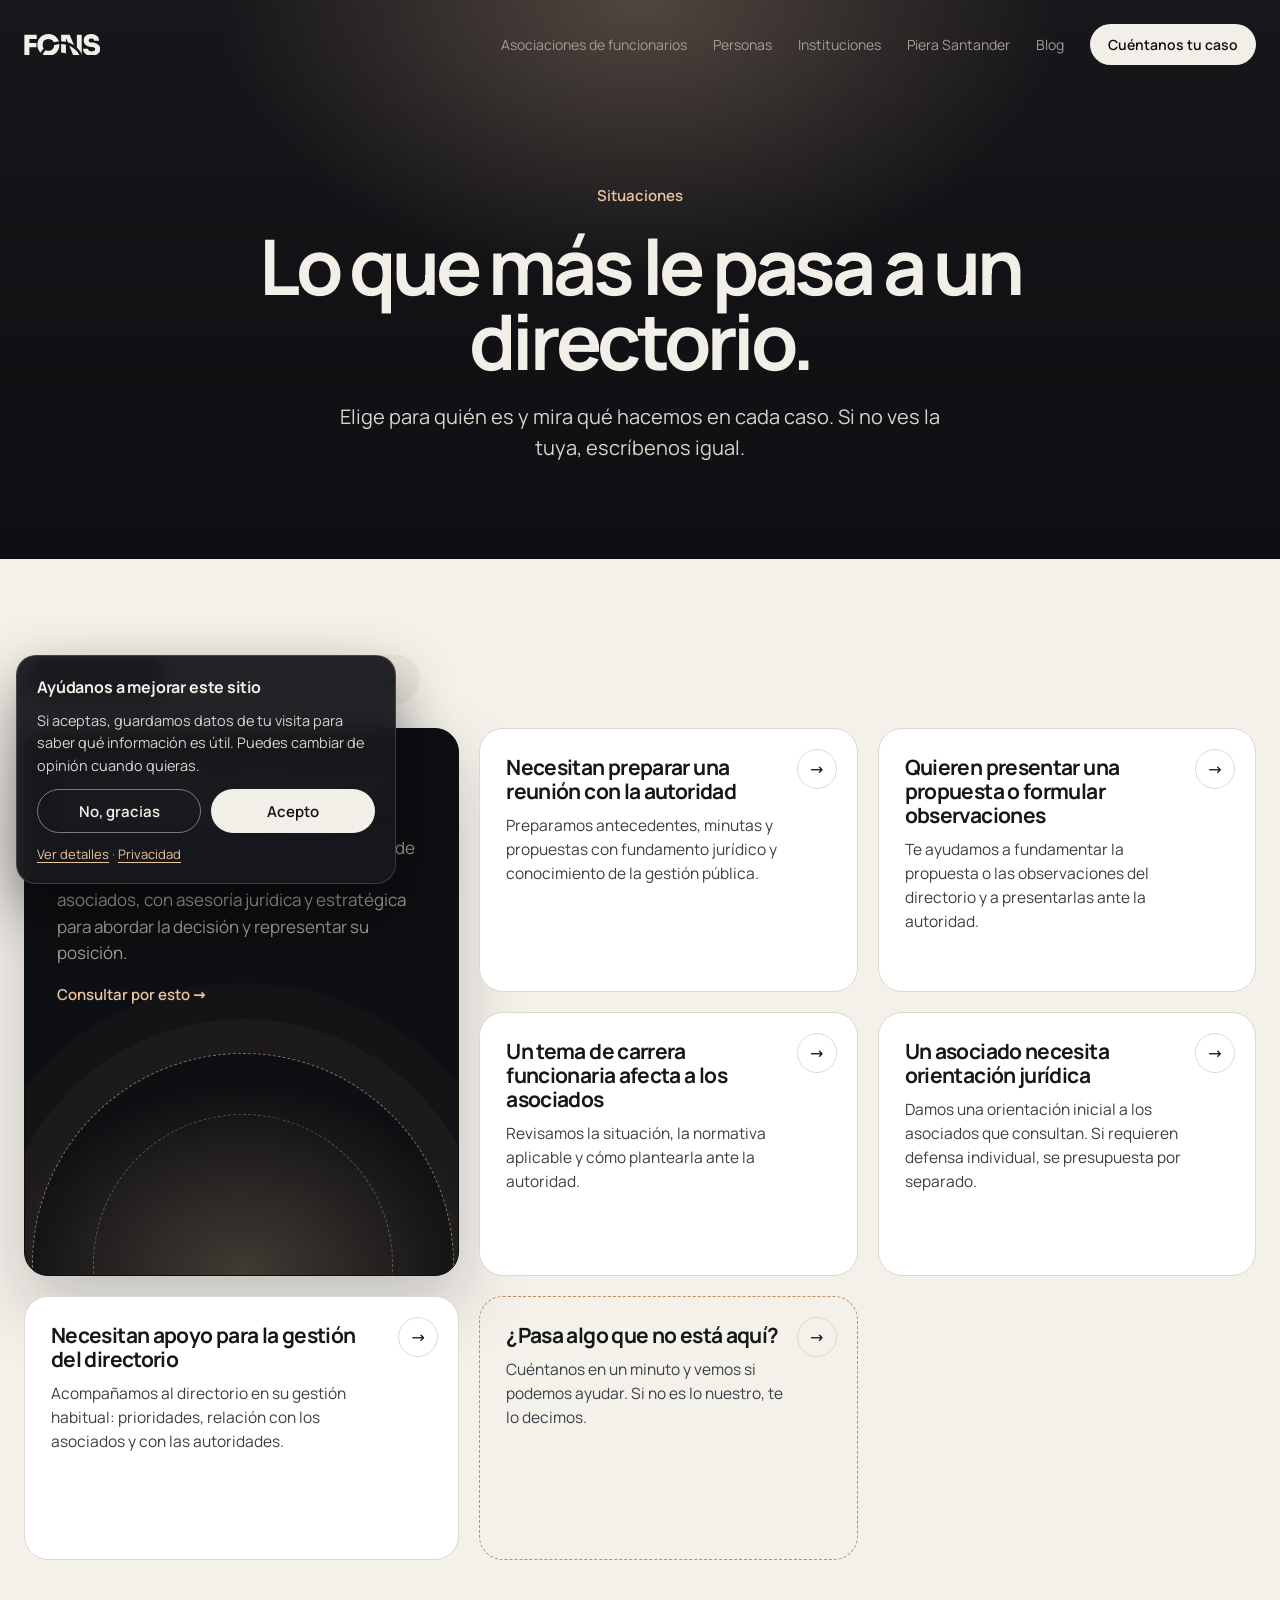
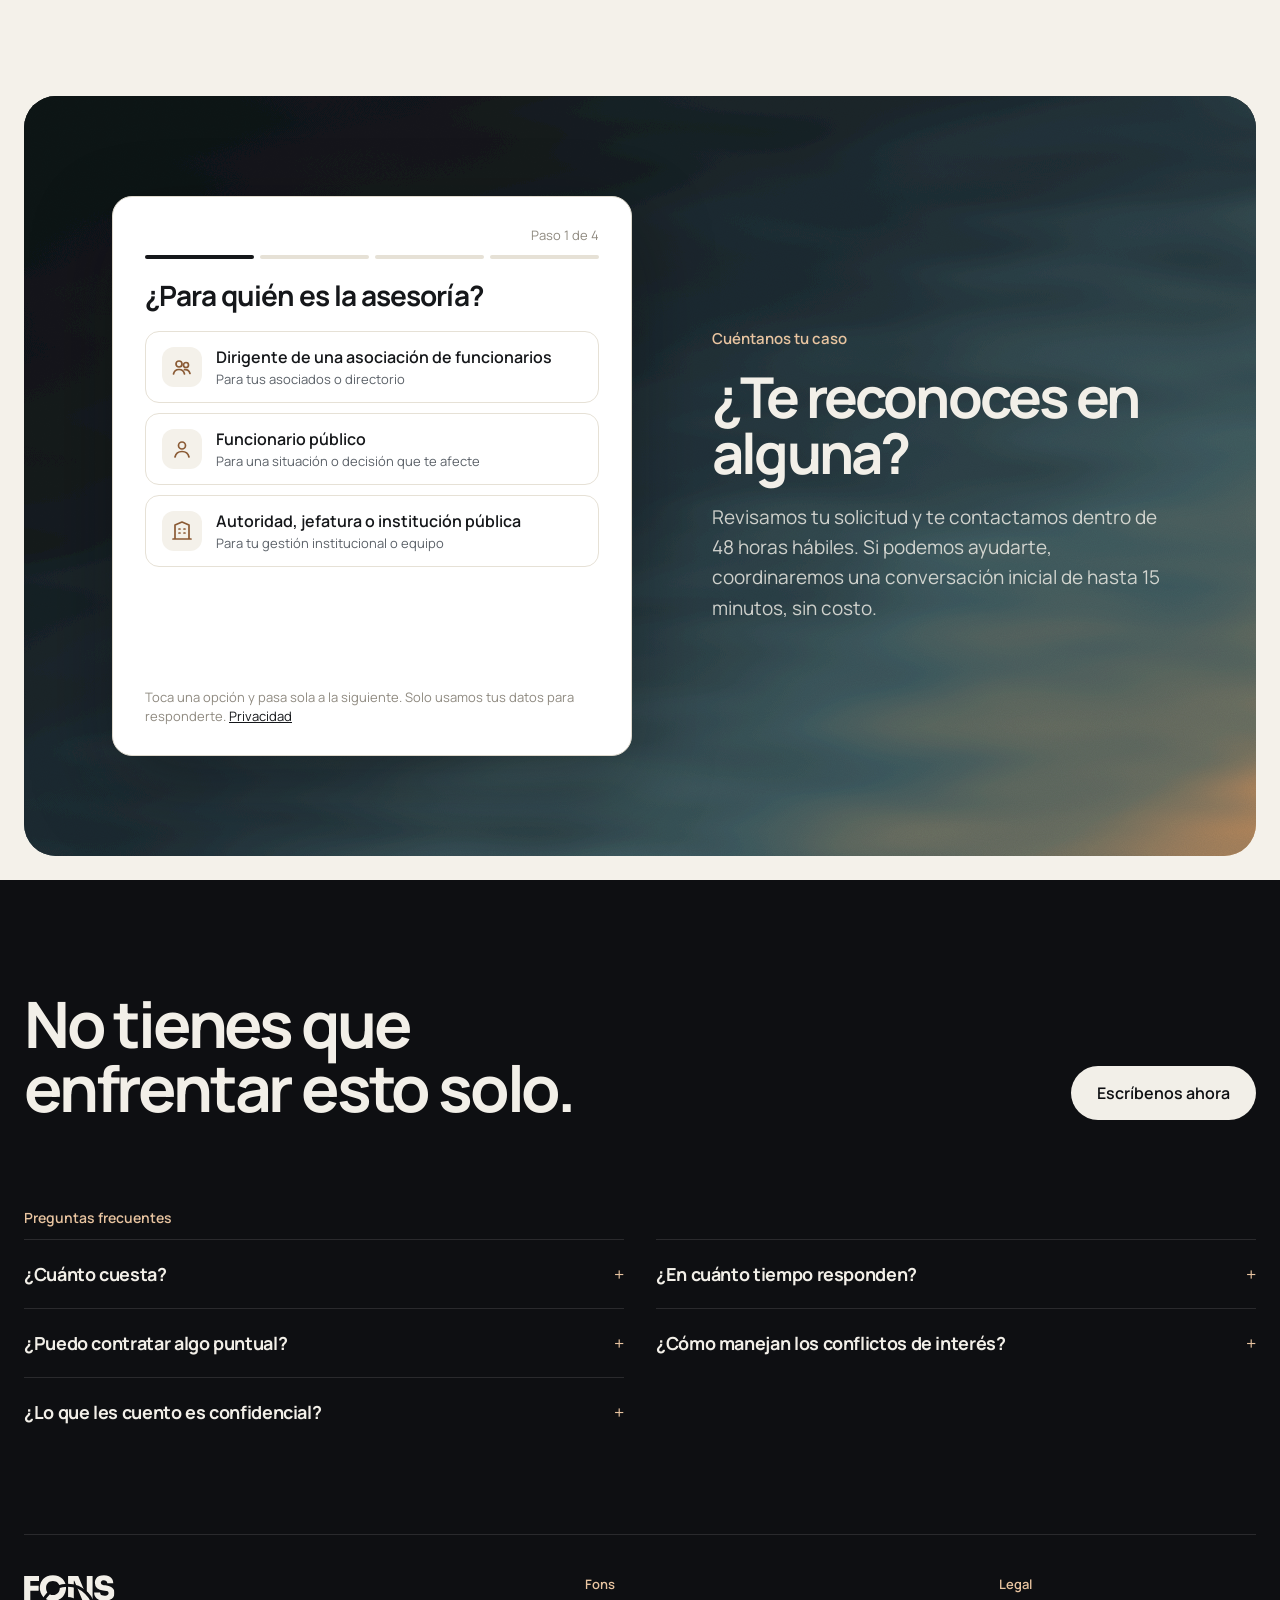
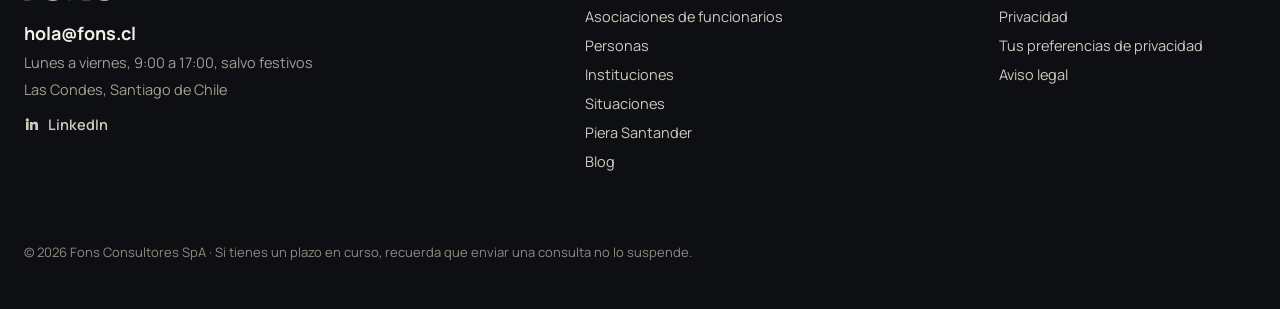
<file: situaciones/index.html>
<!DOCTYPE html>

<html lang="es">
<head>
<meta charset="utf-8"/>
<script>
window.dataLayer = window.dataLayer || [];
function gtag(){dataLayer.push(arguments);}
gtag('consent', 'default', {ad_storage: 'denied', ad_user_data: 'denied', ad_personalization: 'denied', analytics_storage: 'denied', wait_for_update: 500});
try { if (localStorage.getItem('fons_consent') === 'granted') gtag('consent', 'update', {analytics_storage: 'granted'}); } catch (e) {}
gtag('js', new Date());
</script>
<script async="" src="https://www.googletagmanager.com/gtm.js?id=GTM-M7PFMKXB"></script>
<meta content="width=device-width, initial-scale=1" name="viewport"/><meta content="Reorganizaciones, sumarios, mesas con la autoridad, elecciones, maltrato, contratas y encasillamientos: qué hacemos en cada caso y cómo partir." name="description"/><meta content="Situaciones · Lo que más nos consultan · Fons" property="og:title"/><meta content="Reorganizaciones, sumarios, mesas con la autoridad, elecciones, maltrato, contratas y encasillamientos: qué hacemos en cada caso y cómo partir." property="og:description"/><meta content="website" property="og:type"/><meta content="#0E0F12" name="theme-color"/><link href="/assets/favicon.svg" rel="icon" type="image/svg+xml"/><link as="font" crossorigin="" href="/assets/manrope.woff2" rel="preload" type="font/woff2"/><link href="/assets/site.css" rel="stylesheet"/><meta charset="utf-8"/>
<title>Situaciones · Lo que más nos consultan · Fons</title>
<style>
@media (max-width: 760px){
  .fc-pad{padding:12px 12px !important}
  .fc-inner{border-radius:24px !important;min-height:0 !important}
  .fc-row{padding:40px 16px 16px !important;gap:28px !important;flex-direction:column-reverse;align-items:stretch !important}
  .fc-form{flex:1 1 auto !important;width:100% !important;min-height:0 !important}
  .fc-text{flex:0 0 auto !important}
  .fc-text h2{font-size:34px !important}
  .fc-text p{font-size:16px !important}
  .faq-foot{grid-template-columns:1fr !important}
}

.fons-burger{display:none}
@media (max-width: 760px){
  nav{flex-wrap:nowrap !important;padding:16px 20px !important;gap:12px !important}
  .fons-links{flex-wrap:nowrap !important;gap:14px !important}
  .fons-links > a:not([style*="background"]){display:none !important}
  .fons-links > a[style*="background"]{padding:9px 14px !important;font-size:13px !important;white-space:nowrap}
  .fons-burger{display:flex !important;align-items:center}
  section > div{padding-top:72px !important;padding-bottom:72px !important}
  .sit-card{flex:1 1 100% !important;height:auto !important;margin-top:0 !important}
  .sit-card > div:last-child{min-height:200px}
  .sit-card.feat{height:400px !important}
  .sit-home .sit-card.feat{order:-1}
  .sit-home .sit-card:not(.feat) > div:last-child{display:none !important}
  .sit-home .sit-card:not(.feat){padding-bottom:28px}
  form div[style*="repeat(3,1fr)"]{grid-template-columns:1fr 1fr !important}
  form{padding:22px 18px !important}
  div[style*="repeat(2, minmax(0, 1fr))"]{grid-template-columns:1fr !important}
  a[style*="padding: 48px"]{padding:28px !important}
  h1,h2{overflow-wrap:break-word}
  section[style*="min-height"]{min-height:0 !important}
}

body{margin:0;background:#0E0F12}
a{color:#E8C4A0}
.fons-media{position:absolute;inset:0;width:100%;height:100%;object-fit:cover;object-position:center 60%}
.fons-veil{position:absolute;inset:0;background:radial-gradient(ellipse 55% 50% at 50% 45%,rgba(14,15,18,0.55),rgba(14,15,18,0.1) 75%),linear-gradient(180deg,rgba(14,15,18,0.6) 0%,rgba(14,15,18,0.15) 35%,rgba(14,15,18,0.25) 70%,#0E0F12 100%)}
@media (prefers-reduced-motion: reduce){video.fons-media{display:none}}
</style>
<link href="https://fons.cl/situaciones/" rel="canonical"/><meta content="https://fons.cl/situaciones/" property="og:url"/></head>
<body>
<div style="font-family: Manrope, system-ui, -apple-system, 'Segoe UI', sans-serif; color: #F2EFE8; background: #0E0F12; width: 100%">
<section style="position:relative;overflow:hidden;background:radial-gradient(ellipse 46% 70% at 50% 0%,rgba(232,196,160,.28),rgba(232,196,160,0) 72%),linear-gradient(180deg,#17161A 0%,#0E0F12 100%)">
<nav style="position: relative; max-width: 1280px; margin: 0 auto; padding: 24px; display: flex; flex-wrap: wrap; gap: 16px 32px; align-items: center; justify-content: space-between">
<a aria-label="Fons, inicio" href="/" style="display: flex; align-items: center; gap: 10px; color: #F2EFE8; text-decoration: none">
<svg aria-hidden="true" height="21.8" style="display: block" viewbox="70 -756 2728 780" width="76.4"><mask height="780" id="fonsSS" maskunits="userSpaceOnUse" width="2728" x="70" y="-756"><rect fill="#fff" height="780" width="2728" x="70" y="-756"></rect><path d="M579 356 A804 804 0 0 1 2187 356" fill="none" stroke="#000" stroke-width="94"></path><path d="M981 356 A402 402 0 0 1 1785 356" fill="none" stroke="#000" stroke-width="94"></path></mask><path d="M74.0 0.0V-730.0H522.0V-578.0H260.0V-435.0H511.0V-283.0H260.0V0.0ZM940.0 20.0Q840.0 20.0 766.0 -14.5Q692.0 -49.0 643.0 -105.5Q594.0 -162.0 570.0 -228.0Q546.0 -294.0 546.0 -356.0V-378.0Q546.0 -447.0 571.0 -513.5Q596.0 -580.0 646.0 -634.0Q696.0 -688.0 769.5 -720.0Q843.0 -752.0 940.0 -752.0Q1036.0 -752.0 1109.5 -720.0Q1183.0 -688.0 1233.0 -634.0Q1283.0 -580.0 1308.5 -513.5Q1334.0 -447.0 1334.0 -378.0V-356.0Q1334.0 -294.0 1309.5 -228.0Q1285.0 -162.0 1236.0 -105.5Q1187.0 -49.0 1113.0 -14.5Q1039.0 20.0 940.0 20.0ZM940.0 -154.0Q988.0 -154.0 1026.0 -170.0Q1064.0 -186.0 1091.0 -215.0Q1118.0 -244.0 1132.0 -282.5Q1146.0 -321.0 1146.0 -366.0Q1146.0 -414.0 1131.5 -453.0Q1117.0 -492.0 1090.0 -520.0Q1063.0 -548.0 1025.0 -563.0Q987.0 -578.0 940.0 -578.0Q892.0 -578.0 854.0 -563.0Q816.0 -548.0 789.0 -520.0Q762.0 -492.0 748.0 -453.0Q734.0 -414.0 734.0 -366.0Q734.0 -321.0 748.0 -282.5Q762.0 -244.0 789.0 -215.0Q816.0 -186.0 854.0 -170.0Q892.0 -154.0 940.0 -154.0ZM1396.0 0.0V-730.0H1701.0L1944.0 -148.0H1959.0V-730.0H2133.0V0.0H1826.0L1583.0 -582.0H1568.0V0.0ZM2491.0 20.0Q2389.0 20.0 2319.5 -12.0Q2250.0 -44.0 2214.5 -99.5Q2179.0 -155.0 2179.0 -227.0H2359.0Q2359.0 -201.0 2373.5 -179.5Q2388.0 -158.0 2417.0 -146.0Q2446.0 -134.0 2491.0 -134.0Q2530.0 -134.0 2557.5 -144.0Q2585.0 -154.0 2599.5 -172.0Q2614.0 -190.0 2614.0 -215.0Q2614.0 -247.0 2587.0 -264.5Q2560.0 -282.0 2496.0 -287.0L2449.0 -291.0Q2336.0 -301.0 2269.0 -362.0Q2202.0 -423.0 2202.0 -524.0Q2202.0 -596.0 2235.5 -647.0Q2269.0 -698.0 2330.0 -725.0Q2391.0 -752.0 2474.0 -752.0Q2564.0 -752.0 2626.5 -722.0Q2689.0 -692.0 2722.0 -637.5Q2755.0 -583.0 2755.0 -511.0H2575.0Q2575.0 -535.0 2563.0 -555.0Q2551.0 -575.0 2528.5 -586.5Q2506.0 -598.0 2474.0 -598.0Q2444.0 -598.0 2423.5 -588.5Q2403.0 -579.0 2392.5 -562.0Q2382.0 -545.0 2382.0 -524.0Q2382.0 -496.0 2401.0 -476.0Q2420.0 -456.0 2467.0 -452.0L2514.0 -448.0Q2596.0 -441.0 2659.0 -412.5Q2722.0 -384.0 2758.0 -335.0Q2794.0 -286.0 2794.0 -215.0Q2794.0 -144.0 2757.5 -91.0Q2721.0 -38.0 2653.5 -9.0Q2586.0 20.0 2491.0 20.0Z" fill="#F2EFE8" mask="url(#fonsSS)"></path></svg>
</a>
<div class="fons-links" style="display: flex; flex-wrap: wrap; gap: 8px 26px; align-items: center; font-size: 14px">
<a href="/directorios/" style="color: #A39E94; text-decoration: none">Asociaciones de funcionarios</a>
<a href="/funcionarios/" style="color: #A39E94; text-decoration: none">Personas</a>
<a href="/instituciones/" style="color: #A39E94; text-decoration: none">Instituciones</a>
<a href="/piera-santander/" style="color: #A39E94; text-decoration: none">Piera Santander</a><a href="/blog/" style="color: #A39E94; text-decoration: none">Blog</a>
<a href="/#diagnostico" style="background: #F2EFE8; color: #0E0F12; padding: 11px 18px; border-radius: 999px; text-decoration: none; font-weight: 600">Cuéntanos tu caso</a>
<button aria-expanded="false" aria-label="Abrir menú" class="fons-burger" type="button"><svg height="22" viewbox="0 0 22 22" width="22"><path d="M3 7h16M3 15h16" stroke="#F2EFE8" stroke-linecap="round" stroke-width="2"></path></svg></button>
</div>
</nav>
<div style="position:relative;max-width:1280px;margin:0 auto;padding:96px 24px 96px;display:flex;flex-direction:column;align-items:center;text-align:center;gap:22px">
<span style="font-size:15px;font-weight:600;color:#E8C4A0">Situaciones</span>
<h1 data-sit-h="" style="margin:0;font-family:'Manrope', system-ui, sans-serif;font-weight:700;font-size:clamp(44px,6vw,84px);line-height:.98;letter-spacing:-.055em;max-width:16ch;color:#F2EFE8">Lo que más le pasa a un directorio.</h1>
<p style="margin:0;font-size:20px;line-height:1.55;color:#D9D4C9;max-width:50ch">Elige para quién es y mira qué hacemos en cada caso. Si no ves la tuya, escríbenos igual.</p>
</div>
</section>
<section style="background:#F4F1EA;color:#15171A">
<div style="max-width:1280px;margin:0 auto;padding:96px 24px 112px;display:flex;flex-direction:column;gap:24px">
<div aria-label="Ver situaciones para" class="pub-tabs" role="group"><button aria-pressed="true" data-h="Lo que más le pasa a un directorio." data-pub="asoc" type="button">Asociaciones</button><button aria-pressed="false" data-h="Lo que más nos consultan." data-pub="persona" type="button">Personas</button><button aria-pressed="false" data-h="Lo que más nos piden las instituciones." data-pub="inst" type="button">Instituciones</button></div><div class="sit-grid sit-comp"><a class="sc is-feat" data-feat="asoc" data-pub="asoc" href="#diagnostico" id="decision-asoc"><h3>Una decisión institucional afecta a tus asociados</h3><p>Acompañamos a la asociación en la defensa de sus derechos e intereses y los de sus asociados, con asesoría jurídica y estratégica para abordar la decisión y representar su posición.</p><span class="sc-cta">Consultar por esto →</span><span aria-hidden="true" class="sc-go">→</span><span aria-hidden="true" class="sc-rings"></span></a><a class="sc" data-pub="asoc" href="#diagnostico" id="autoridad"><h3>Necesitan preparar una reunión con la autoridad</h3><p>Preparamos antecedentes, minutas y propuestas con fundamento jurídico y conocimiento de la gestión pública.</p><span class="sc-cta">Consultar por esto →</span><span aria-hidden="true" class="sc-go">→</span><span aria-hidden="true" class="sc-rings"></span></a><a class="sc" data-pub="asoc" href="#diagnostico" id="propuesta"><h3>Quieren presentar una propuesta o formular observaciones</h3><p>Te ayudamos a fundamentar la propuesta o las observaciones del directorio y a presentarlas ante la autoridad.</p><span class="sc-cta">Consultar por esto →</span><span aria-hidden="true" class="sc-go">→</span><span aria-hidden="true" class="sc-rings"></span></a><a class="sc" data-pub="asoc" href="#diagnostico" id="carrera-asoc"><h3>Un tema de carrera funcionaria afecta a los asociados</h3><p>Revisamos la situación, la normativa aplicable y cómo plantearla ante la autoridad.</p><span class="sc-cta">Consultar por esto →</span><span aria-hidden="true" class="sc-go">→</span><span aria-hidden="true" class="sc-rings"></span></a><a class="sc" data-pub="asoc" href="#diagnostico" id="asociado"><h3>Un asociado necesita orientación jurídica</h3><p>Damos una orientación inicial a los asociados que consultan. Si requieren defensa individual, se presupuesta por separado.</p><span class="sc-cta">Consultar por esto →</span><span aria-hidden="true" class="sc-go">→</span><span aria-hidden="true" class="sc-rings"></span></a><a class="sc" data-pub="asoc" href="#diagnostico" id="gestion-dir"><h3>Necesitan apoyo para la gestión del directorio</h3><p>Acompañamos al directorio en su gestión habitual: prioridades, relación con los asociados y con las autoridades.</p><span class="sc-cta">Consultar por esto →</span><span aria-hidden="true" class="sc-go">→</span><span aria-hidden="true" class="sc-rings"></span></a><a class="sc" data-feat="persona" data-pub="persona" hidden="" href="#diagnostico" id="cargos"><h3>¿Te formularon cargos en un sumario?</h3><p>Revisamos los antecedentes y los cargos formulados, y te asesoramos en la preparación de tus descargos y solicitudes de prueba.</p><span class="sc-cta">Consultar por esto →</span><span aria-hidden="true" class="sc-go">→</span><span aria-hidden="true" class="sc-rings"></span></a><a class="sc" data-pub="persona" hidden="" href="#diagnostico" id="reclamar"><h3>¿Quieres reclamar una decisión de la autoridad?</h3><p>Analizamos la decisión administrativa, sus fundamentos y las alternativas para solicitar su revisión o impugnarla.</p><span class="sc-cta">Consultar por esto →</span><span aria-hidden="true" class="sc-go">→</span><span aria-hidden="true" class="sc-rings"></span></a><a class="sc" data-pub="persona" hidden="" href="#diagnostico" id="recurso"><h3>¿Necesitas presentar un recurso administrativo?</h3><p>Evaluamos los antecedentes y preparamos recursos de reposición, jerárquicos u otras presentaciones, según corresponda.</p><span class="sc-cta">Consultar por esto →</span><span aria-hidden="true" class="sc-go">→</span><span aria-hidden="true" class="sc-rings"></span></a><a class="sc" data-pub="persona" hidden="" href="#diagnostico" id="termino"><h3>¿Te notificaron el término de tus funciones?</h3><p>Revisamos tu vínculo con la Administración, los fundamentos de la decisión y las alternativas disponibles.</p><span class="sc-cta">Consultar por esto →</span><span aria-hidden="true" class="sc-go">→</span><span aria-hidden="true" class="sc-rings"></span></a><a class="sc" data-pub="persona" hidden="" href="#diagnostico" id="calificacion"><h3>¿Necesitas reclamar una calificación?</h3><p>Revisamos el procedimiento de calificación, sus fundamentos y las alternativas de reclamación que correspondan.</p><span class="sc-cta">Consultar por esto →</span><span aria-hidden="true" class="sc-go">→</span><span aria-hidden="true" class="sc-rings"></span></a><a class="sc" data-pub="persona" hidden="" href="#diagnostico" id="derechos"><h3>¿Tienes dudas sobre tus derechos como funcionario?</h3><p>Te orientamos sobre tus derechos y obligaciones, las normas aplicables y las alternativas para abordar tu situación ante la Administración.</p><span class="sc-cta">Consultar por esto →</span><span aria-hidden="true" class="sc-go">→</span><span aria-hidden="true" class="sc-rings"></span></a><a class="sc" data-feat="inst" data-pub="inst" hidden="" href="#diagnostico" id="decision-inst"><h3>Una decisión difícil que tomar</h3><p>Preparamos minutas y propuestas con fundamento jurídico y conocimiento de la gestión pública, y te ayudamos a comunicar la decisión a los equipos.</p><span class="sc-cta">Consultar por esto →</span><span aria-hidden="true" class="sc-go">→</span><span aria-hidden="true" class="sc-rings"></span></a><a class="sc" data-pub="inst" hidden="" href="#diagnostico" id="planta-inst"><h3>Hay que implementar una nueva planta</h3><p>Te acompañamos en el fundamento jurídico, el encasillamiento y el diálogo con las asociaciones de funcionarios.</p><span class="sc-cta">Consultar por esto →</span><span aria-hidden="true" class="sc-go">→</span><span aria-hidden="true" class="sc-rings"></span></a><a class="sc" data-pub="inst" hidden="" href="#diagnostico" id="karin-inst"><h3>Llega una denuncia por acoso</h3><p>Te ayudamos a aplicar el procedimiento de la Ley Karin: plazos, resguardo de las personas e investigación.</p><span class="sc-cta">Consultar por esto →</span><span aria-hidden="true" class="sc-go">→</span><span aria-hidden="true" class="sc-rings"></span></a><a class="sc" data-pub="inst" hidden="" href="#diagnostico" id="equipos-inst"><h3>Quieres fortalecer a tus jefaturas y equipos</h3><p>Diseñamos y desarrollamos capacitaciones, talleres y mentorías para funcionarios, dirigentes, jefaturas y equipos, en materias jurídicas, gestión de personas, liderazgo, desarrollo organizacional y relaciones laborales.</p><span class="sc-cta">Consultar por esto →</span><span aria-hidden="true" class="sc-go">→</span><span aria-hidden="true" class="sc-rings"></span></a><a class="sc sc-otra" data-pub="asoc persona inst" href="#diagnostico"><h3>¿Pasa algo que no está aquí?</h3><p>Cuéntanos en un minuto y vemos si podemos ayudar. Si no es lo nuestro, te lo decimos.</p><span aria-hidden="true" class="sc-go">→</span></a></div>
</div>
</section>
<section class="fc-wrap" id="diagnostico" style="background: #F4F1EA; color: #F2EFE8">
<div class="fc-pad" style="max-width: 1392px; margin: 0 auto; padding: 24px 24px">
<div class="fc-inner" style="position: relative; overflow: hidden; border-radius: 32px; min-height: 760px; display: flex; align-items: center">
<svg aria-hidden="true" preserveaspectratio="xMidYMid slice" style="position:absolute;inset:0;width:100%;height:100%" viewbox="0 0 1280 820">
<defs><lineargradient id="gfc" x1="0" x2="1" y1="0" y2="1"><stop offset="0" stop-color="#0B0E10"></stop><stop offset=".3" stop-color="#141B1E"></stop><stop offset=".5" stop-color="#22323A"></stop><stop offset=".68" stop-color="#3E5A5F"></stop><stop offset=".82" stop-color="#6B6F62"></stop><stop offset=".92" stop-color="#C58C5A"></stop><stop offset="1" stop-color="#E8C4A0"></stop></lineargradient>
<filter height="140%" id="ffc" width="140%" x="-20%" y="-20%"><feturbulence basefrequency="0.0035 0.016" numoctaves="2" result="n" seed="33" type="fractalNoise"></feturbulence><fedisplacementmap in="SourceGraphic" in2="n" scale="300" xchannelselector="R" ychannelselector="G"></fedisplacementmap></filter>
<filter id="gnfc"><feturbulence basefrequency="0.9" numoctaves="2" seed="3" type="fractalNoise"></feturbulence><fecolormatrix values="0 0 0 0 0  0 0 0 0 0  0 0 0 0 0  0 0 0 .06 0"></fecolormatrix></filter></defs>
<rect fill="url(#gfc)" filter="url(#ffc)" height="1100" width="1560" x="-140" y="-140"></rect><rect filter="url(#gnfc)" height="820" width="1280"></rect></svg>
<div class="fc-row" style="position: relative; z-index: 1; width: 100%; box-sizing: border-box; padding: 80px 88px; display: flex; flex-wrap: wrap; align-items: center; gap: 48px 80px">
<form class="fc-form fons-form" novalidate="" style="flex: 0 1 520px; min-width: 0; min-height: 560px; box-sizing: border-box; background: #FFFFFF; border: 1px solid #DED9CE; border-radius: 20px; padding: 28px 32px; display: flex; flex-direction: column; box-shadow: 0 30px 80px rgba(8,10,12,.35)"><noscript><p style="color:#15171A">Escríbenos a <a href="mailto:hola@fons.cl">hola@fons.cl</a>.</p></noscript></form>
<div class="fc-text" style="flex: 1 1 360px; min-width: 0; display: flex; flex-direction: column; gap: 20px">
<span style="font-size: 15px; font-weight: 600; color: #E8C4A0">Cuéntanos tu caso</span>
<h2 style="margin: 0; font-family: 'Manrope', system-ui, sans-serif; font-weight: 700; font-size: clamp(36px, 4.4vw, 60px); line-height: 1; letter-spacing: -0.05em; max-width: 12ch">¿Te reconoces en alguna?</h2>
<p style="margin: 0; font-size: 19px; line-height: 1.6; color: rgba(242,239,232,.82); max-width: 40ch">Revisamos tu solicitud y te contactamos dentro de 48 horas hábiles. Si podemos ayudarte, coordinaremos una conversación inicial de hasta 15 minutos, sin costo.</p>
</div>
</div>
</div>
</div>
</section>
<footer style="position: relative; overflow: hidden; background: #0E0F12; color: #F2EFE8">
<div style="max-width: 1280px; margin: 0 auto; padding: 112px 24px 48px; display: flex; flex-direction: column; gap: 88px">
<div style="display: flex; flex-wrap: wrap; gap: 32px; align-items: flex-end; justify-content: space-between">
<h2 style="margin: 0; font-family: 'Manrope', system-ui, sans-serif; font-weight: 700; font-size: clamp(36px, 5vw, 68px); line-height: 1; letter-spacing: -0.05em; max-width: 14ch">No tienes que enfrentar esto solo.</h2>
<a href="#contacto" style="background: #F2EFE8; color: #0E0F12; padding: 16px 26px; border-radius: 999px; text-decoration: none; font-weight: 600; font-size: 16px">Escríbenos ahora</a>
</div>
<div class="ft3"><div style="display: flex; flex-direction: column; gap: 12px">
<span style="font-size: 14px; font-weight: 600; color: #E8C4A0">Preguntas frecuentes</span>
<div class="faq-foot" style="display: grid; grid-template-columns: repeat(2, minmax(0, 1fr)); gap: 0 48px">
<details style="border-top: 1px solid rgba(242,239,232,.12); padding: 22px 0"><summary style="cursor: pointer; list-style: none; display: flex; justify-content: space-between; gap: 24px; font-family: 'Manrope', system-ui, sans-serif; font-size: 22px; font-weight: 700; letter-spacing: -0.02em; color: #F2EFE8; font-size: 18px">¿Cuánto cuesta?<span aria-hidden="true" style="color: #E8C4A0; font-weight: 400">+</span></summary><p style="margin: 12px 0 0; font-size: 17px; line-height: 1.6; color: #A39E94; max-width: 64ch">Depende del encargo. Primero nos cuentas tu caso en el formulario y lo revisamos. Si podemos ayudarte, te enviamos un link para agendar una conversación de hasta 15 minutos, sin costo ni compromiso. Después te enviamos una propuesta por escrito con alcance, honorarios y condiciones.</p></details><details style="border-top: 1px solid rgba(242,239,232,.12); padding: 22px 0"><summary style="cursor: pointer; list-style: none; display: flex; justify-content: space-between; gap: 24px; font-family: 'Manrope', system-ui, sans-serif; font-size: 22px; font-weight: 700; letter-spacing: -0.02em; color: #F2EFE8; font-size: 18px">¿En cuánto tiempo responden?<span aria-hidden="true" style="color: #E8C4A0; font-weight: 400">+</span></summary><p style="margin: 12px 0 0; font-size: 17px; line-height: 1.6; color: #A39E94; max-width: 64ch">En 48 horas hábiles. Si tienes un plazo corriendo, te contactamos dentro de 2 horas hábiles para una primera evaluación, en nuestro horario: lunes a viernes, de 9:00 a 17:00, salvo festivos. Escribirnos no suspende tus plazos.</p></details><details style="border-top: 1px solid rgba(242,239,232,.12); padding: 22px 0"><summary style="cursor: pointer; list-style: none; display: flex; justify-content: space-between; gap: 24px; font-family: 'Manrope', system-ui, sans-serif; font-size: 22px; font-weight: 700; letter-spacing: -0.02em; color: #F2EFE8; font-size: 18px">¿Puedo contratar algo puntual?<span aria-hidden="true" style="color: #E8C4A0; font-weight: 400">+</span></summary><p style="margin: 12px 0 0; font-size: 17px; line-height: 1.6; color: #A39E94; max-width: 64ch">Sí. Hacemos informes jurídicos, revisión de actos administrativos, presentaciones y proyectos de consultoría sin necesidad de una asesoría permanente.</p></details><details style="border-top: 1px solid rgba(242,239,232,.12); padding: 22px 0"><summary style="cursor: pointer; list-style: none; display: flex; justify-content: space-between; gap: 24px; font-family: 'Manrope', system-ui, sans-serif; font-size: 22px; font-weight: 700; letter-spacing: -0.02em; color: #F2EFE8; font-size: 18px">¿Cómo manejan los conflictos de interés?<span aria-hidden="true" style="color: #E8C4A0; font-weight: 400">+</span></summary><p style="margin: 12px 0 0; font-size: 17px; line-height: 1.6; color: #A39E94; max-width: 64ch">Antes de aceptar un encargo revisamos conflictos con clientes actuales y anteriores, incompatibilidades legales y restricciones por funciones públicas previas. Si existe alguno, no tomamos el caso.</p></details><details style="border-top: 1px solid rgba(242,239,232,.12); padding: 22px 0"><summary style="cursor: pointer; list-style: none; display: flex; justify-content: space-between; gap: 24px; font-family: 'Manrope', system-ui, sans-serif; font-size: 22px; font-weight: 700; letter-spacing: -0.02em; color: #F2EFE8; font-size: 18px">¿Lo que les cuento es confidencial?<span aria-hidden="true" style="color: #E8C4A0; font-weight: 400">+</span></summary><p style="margin: 12px 0 0; font-size: 17px; line-height: 1.6; color: #A39E94; max-width: 64ch">Sí. Tratamos tu información con reserva y solo la conocen quienes deben evaluar o trabajar tu encargo, según nuestras obligaciones legales y profesionales.</p></details></div>
</div></div><div class="ft3-bar"><div class="ft3-marca"><a aria-label="Fons, inicio" class="ft1-logo" href="/"><svg aria-hidden="true" height="17.2" style="display: block" viewbox="70 -756 2728 780" width="60.0"><mask height="780" id="fonsS2" maskunits="userSpaceOnUse" width="2728" x="70" y="-756"><rect fill="#fff" height="780" width="2728" x="70" y="-756"></rect><path d="M579 356 A804 804 0 0 1 2187 356" fill="none" stroke="#000" stroke-width="94"></path><path d="M981 356 A402 402 0 0 1 1785 356" fill="none" stroke="#000" stroke-width="94"></path></mask><path d="M74.0 0.0V-730.0H522.0V-578.0H260.0V-435.0H511.0V-283.0H260.0V0.0ZM940.0 20.0Q840.0 20.0 766.0 -14.5Q692.0 -49.0 643.0 -105.5Q594.0 -162.0 570.0 -228.0Q546.0 -294.0 546.0 -356.0V-378.0Q546.0 -447.0 571.0 -513.5Q596.0 -580.0 646.0 -634.0Q696.0 -688.0 769.5 -720.0Q843.0 -752.0 940.0 -752.0Q1036.0 -752.0 1109.5 -720.0Q1183.0 -688.0 1233.0 -634.0Q1283.0 -580.0 1308.5 -513.5Q1334.0 -447.0 1334.0 -378.0V-356.0Q1334.0 -294.0 1309.5 -228.0Q1285.0 -162.0 1236.0 -105.5Q1187.0 -49.0 1113.0 -14.5Q1039.0 20.0 940.0 20.0ZM940.0 -154.0Q988.0 -154.0 1026.0 -170.0Q1064.0 -186.0 1091.0 -215.0Q1118.0 -244.0 1132.0 -282.5Q1146.0 -321.0 1146.0 -366.0Q1146.0 -414.0 1131.5 -453.0Q1117.0 -492.0 1090.0 -520.0Q1063.0 -548.0 1025.0 -563.0Q987.0 -578.0 940.0 -578.0Q892.0 -578.0 854.0 -563.0Q816.0 -548.0 789.0 -520.0Q762.0 -492.0 748.0 -453.0Q734.0 -414.0 734.0 -366.0Q734.0 -321.0 748.0 -282.5Q762.0 -244.0 789.0 -215.0Q816.0 -186.0 854.0 -170.0Q892.0 -154.0 940.0 -154.0ZM1396.0 0.0V-730.0H1701.0L1944.0 -148.0H1959.0V-730.0H2133.0V0.0H1826.0L1583.0 -582.0H1568.0V0.0ZM2491.0 20.0Q2389.0 20.0 2319.5 -12.0Q2250.0 -44.0 2214.5 -99.5Q2179.0 -155.0 2179.0 -227.0H2359.0Q2359.0 -201.0 2373.5 -179.5Q2388.0 -158.0 2417.0 -146.0Q2446.0 -134.0 2491.0 -134.0Q2530.0 -134.0 2557.5 -144.0Q2585.0 -154.0 2599.5 -172.0Q2614.0 -190.0 2614.0 -215.0Q2614.0 -247.0 2587.0 -264.5Q2560.0 -282.0 2496.0 -287.0L2449.0 -291.0Q2336.0 -301.0 2269.0 -362.0Q2202.0 -423.0 2202.0 -524.0Q2202.0 -596.0 2235.5 -647.0Q2269.0 -698.0 2330.0 -725.0Q2391.0 -752.0 2474.0 -752.0Q2564.0 -752.0 2626.5 -722.0Q2689.0 -692.0 2722.0 -637.5Q2755.0 -583.0 2755.0 -511.0H2575.0Q2575.0 -535.0 2563.0 -555.0Q2551.0 -575.0 2528.5 -586.5Q2506.0 -598.0 2474.0 -598.0Q2444.0 -598.0 2423.5 -588.5Q2403.0 -579.0 2392.5 -562.0Q2382.0 -545.0 2382.0 -524.0Q2382.0 -496.0 2401.0 -476.0Q2420.0 -456.0 2467.0 -452.0L2514.0 -448.0Q2596.0 -441.0 2659.0 -412.5Q2722.0 -384.0 2758.0 -335.0Q2794.0 -286.0 2794.0 -215.0Q2794.0 -144.0 2757.5 -91.0Q2721.0 -38.0 2653.5 -9.0Q2586.0 20.0 2491.0 20.0Z" fill="#F2EFE8" mask="url(#fonsS2)"></path></svg></a><a class="ft3-mail" href="mailto:hola@fons.cl">hola@fons.cl</a><span>Lunes a viernes, 9:00 a 17:00, salvo festivos</span><span>Las Condes, Santiago de Chile</span><a aria-label="Fons en LinkedIn (se abre en una pestaña nueva)" class="ft3-in" href="https://www.linkedin.com/company/145438114/" rel="noopener" target="_blank"><svg aria-hidden="true" fill="currentColor" height="16" viewbox="0 0 24 24" width="16"><path d="M4.98 3.5a2.5 2.5 0 1 1 0 5 2.5 2.5 0 0 1 0-5zM3 9h4v12H3zM9 9h3.8v1.7h.05c.53-1 1.83-2.05 3.77-2.05C20.6 8.65 21 11.2 21 14.5V21h-4v-5.8c0-1.4-.03-3.2-1.95-3.2-1.95 0-2.25 1.5-2.25 3.1V21H9z"></path></svg>LinkedIn</a></div><nav aria-label="Pie de página" class="ft3-col"><b>Fons</b><a href="/directorios/">Asociaciones de funcionarios</a><a href="/funcionarios/">Personas</a><a href="/instituciones/">Instituciones</a><a href="/situaciones/">Situaciones</a><a href="/piera-santander/">Piera Santander</a><a href="/blog/">Blog</a></nav><div class="ft3-col"><b>Legal</b><span class="ft1-legal"><a href="/privacidad/">Privacidad</a><a href="/aviso-legal/">Aviso legal</a></span></div></div><p class="ft1-nota">© 2026 Fons Consultores SpA · Si tienes un plazo en curso, recuerda que enviar una consulta no lo suspende.</p>
</div>
</footer>
</div>
<script defer="" src="/assets/site.js"></script></body>
</html>
</file>
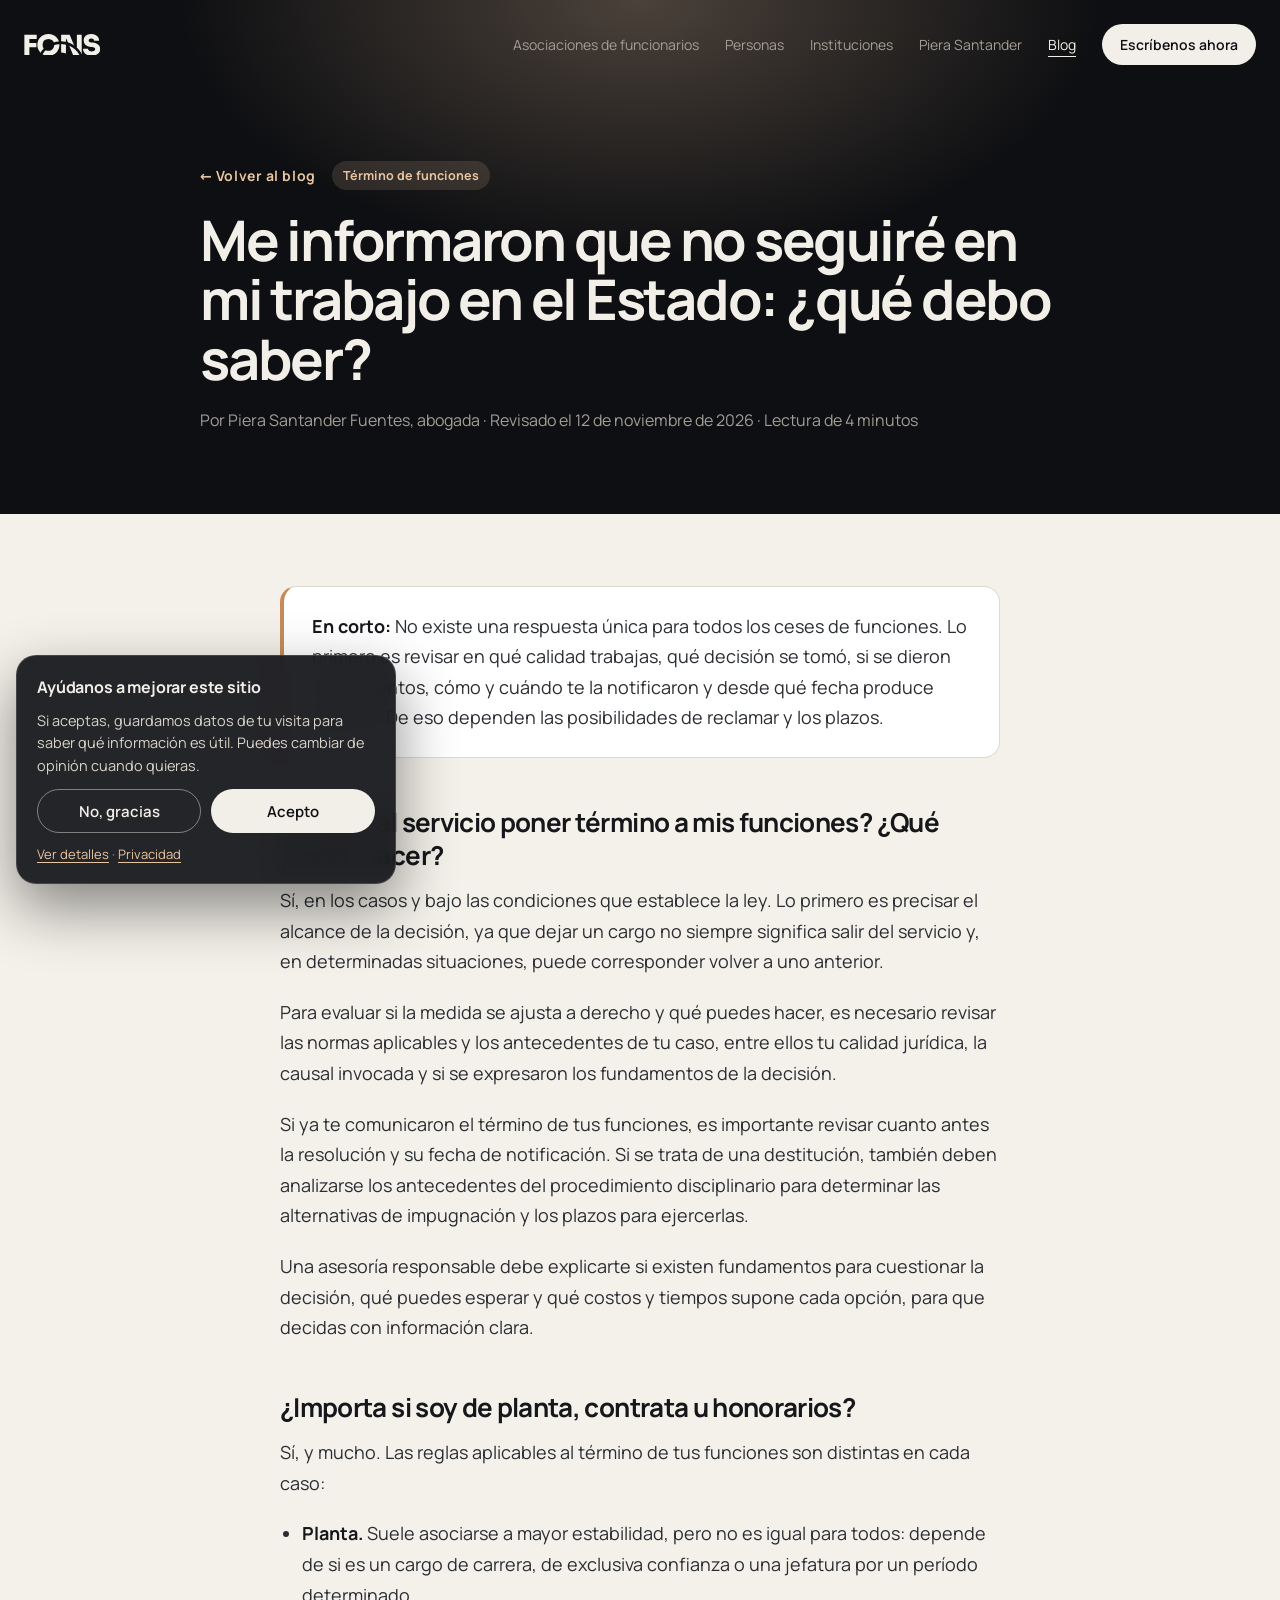
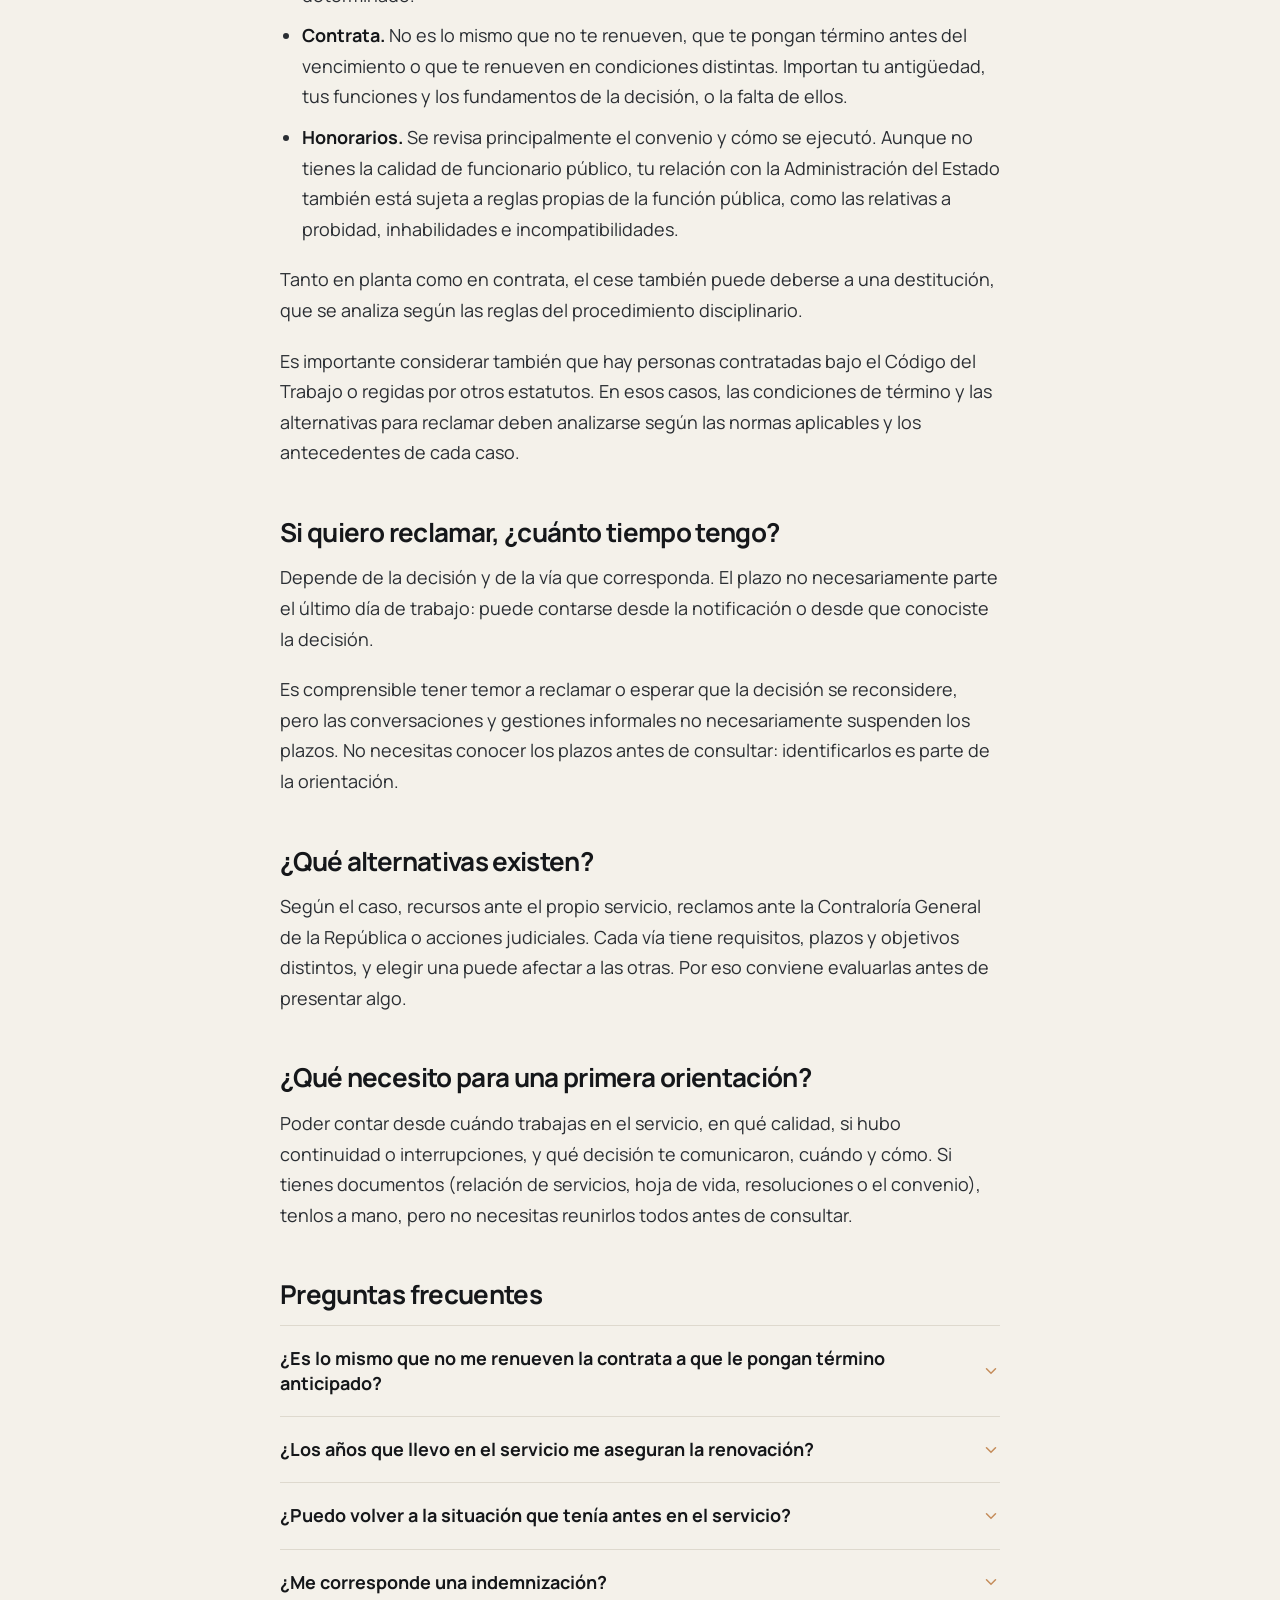
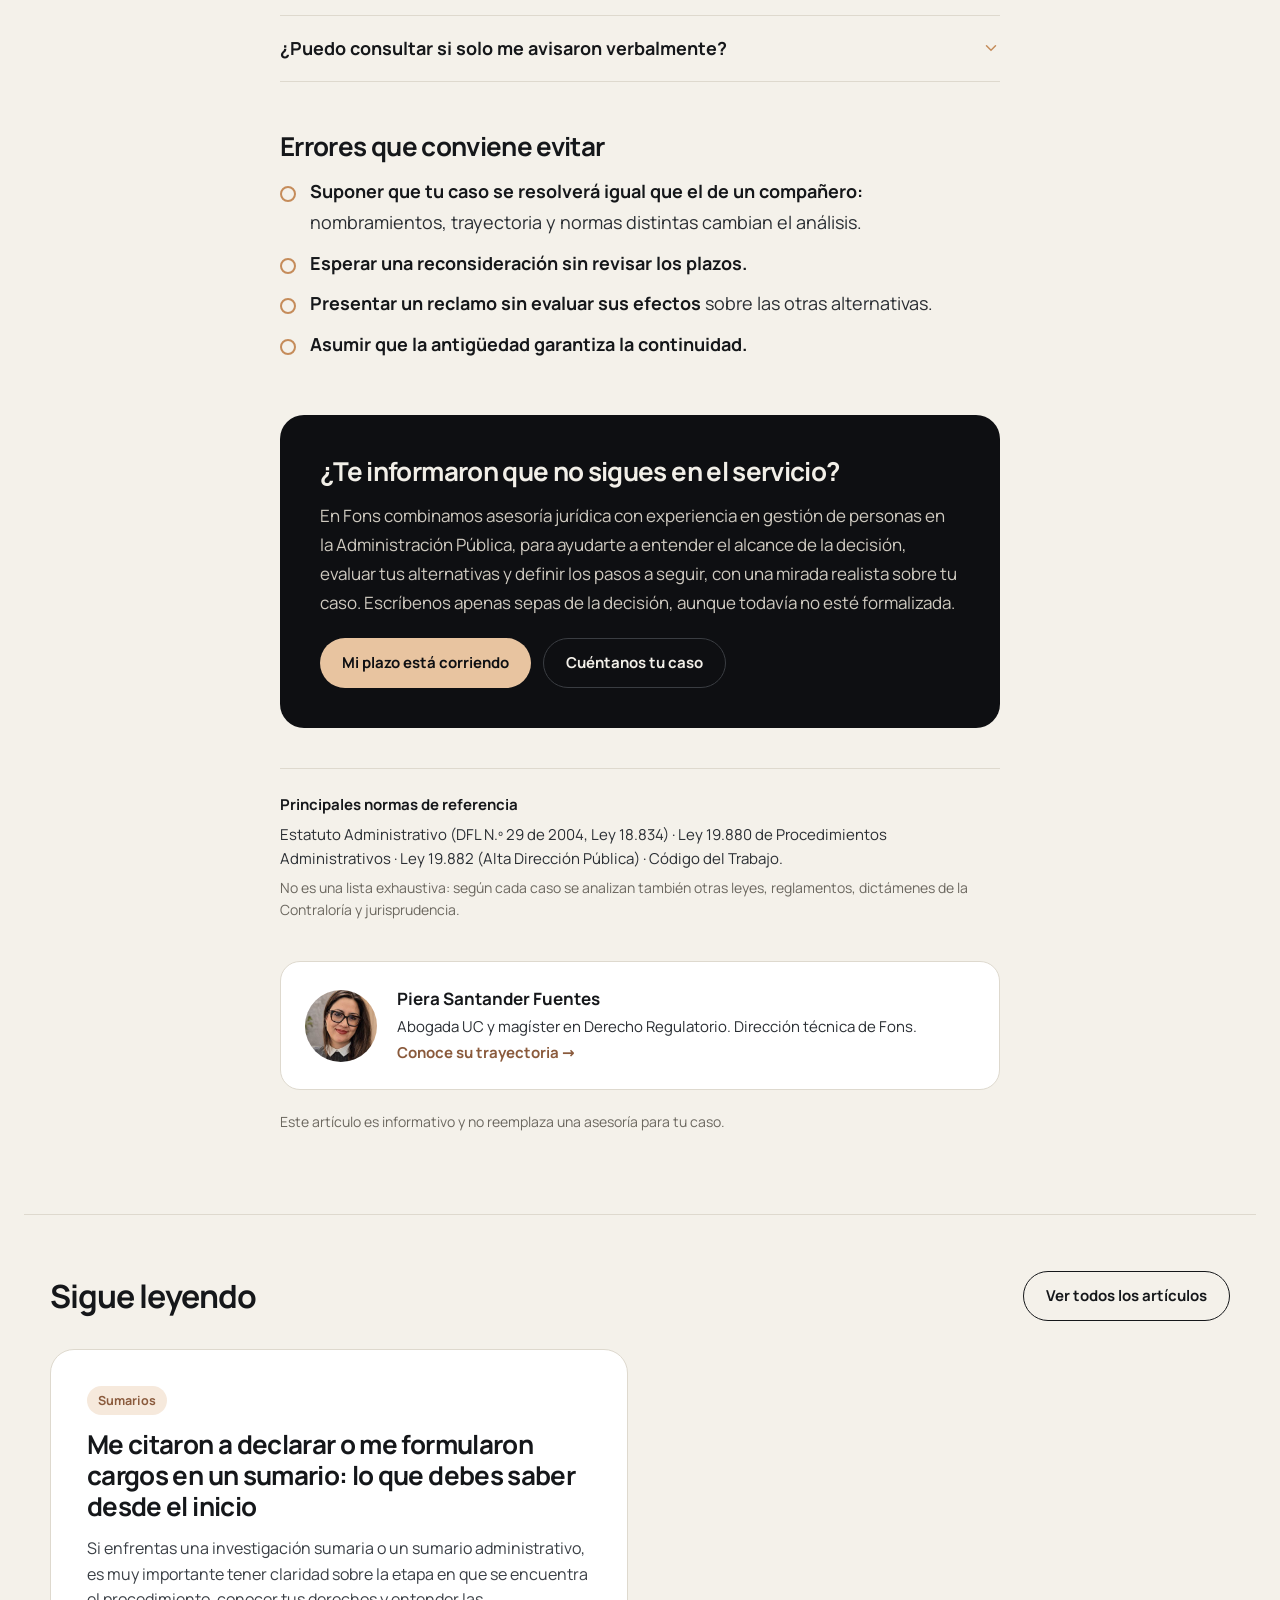
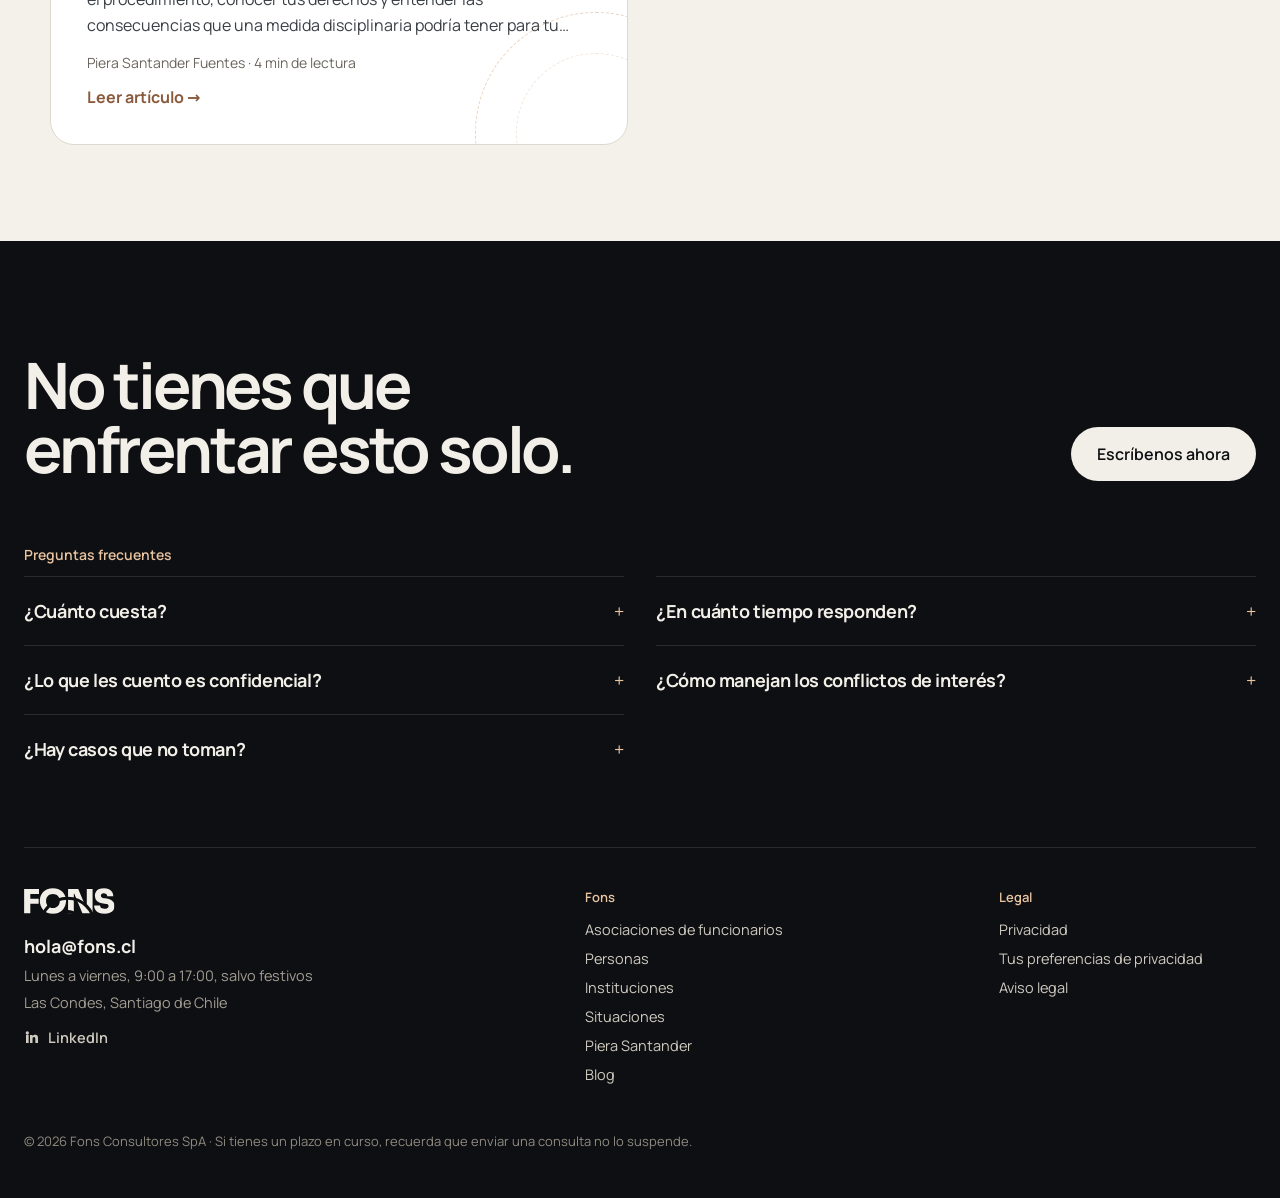
<file: blog/no-renovacion-contrata-que-hacer/index.html>
<!DOCTYPE html>

<html lang="es">
<head>
<meta charset="utf-8"/>
<script>
window.dataLayer = window.dataLayer || [];
function gtag(){dataLayer.push(arguments);}
gtag('consent', 'default', {ad_storage: 'denied', ad_user_data: 'denied', ad_personalization: 'denied', analytics_storage: 'denied', wait_for_update: 500});
try { if (localStorage.getItem('fons_consent') === 'granted') gtag('consent', 'update', {analytics_storage: 'granted'}); } catch (e) {}
gtag('js', new Date());
</script>
<script async="" src="https://www.googletagmanager.com/gtm.js?id=GTM-M7PFMKXB"></script>
<meta content="width=device-width, initial-scale=1" name="viewport"/><meta content="Planta, contrata u honorarios: qué revisar si te informan el término de tus funciones en el Estado, qué alternativas existen y qué necesitas para una primera orientación." name="description"/><meta content="No me renovaron la contrata o me pidieron la renuncia: qué debo saber | Fons" property="og:title"/><meta content="Planta, contrata u honorarios: qué revisar si te informan el término de tus funciones en el Estado, qué alternativas existen y qué necesitas para una primera orientación." property="og:description"/><meta content="article" property="og:type"/><meta content="#0E0F12" name="theme-color"/><link href="/assets/favicon.svg" rel="icon" type="image/svg+xml"/><link as="font" crossorigin="" href="/assets/manrope.woff2" rel="preload" type="font/woff2"/><link href="/assets/site.css" rel="stylesheet"/><meta charset="utf-8"/>
<title>No me renovaron la contrata o me pidieron la renuncia: qué debo saber | Fons</title>
<style>
@media (max-width: 760px){
  .fc-pad{padding:12px 12px !important}
  .fc-inner{border-radius:24px !important;min-height:0 !important}
  .fc-row{padding:40px 16px 16px !important;gap:28px !important;flex-direction:column-reverse;align-items:stretch !important}
  .fc-form{flex:1 1 auto !important;width:100% !important;min-height:0 !important}
  .fc-text{flex:0 0 auto !important}
  .fc-text h2{font-size:34px !important}
  .fc-text p{font-size:16px !important}
  .faq-foot{grid-template-columns:1fr !important}
}

.fons-burger{display:none}
@media (max-width: 760px){
  nav{flex-wrap:nowrap !important;padding:16px 20px !important;gap:12px !important}
  .fons-links{flex-wrap:nowrap !important;gap:14px !important}
  .fons-links > a:not([style*="background"]){display:none !important}
  .fons-links > a[style*="background"]{padding:9px 14px !important;font-size:13px !important;white-space:nowrap}
  .fons-burger{display:flex !important;align-items:center}
  section > div{padding-top:72px !important;padding-bottom:72px !important}
  .sit-card{flex:1 1 100% !important;height:auto !important;margin-top:0 !important}
  .sit-card > div:last-child{min-height:200px}
  .sit-card.feat{height:400px !important}
  .sit-home .sit-card.feat{order:-1}
  .sit-home .sit-card:not(.feat) > div:last-child{display:none !important}
  .sit-home .sit-card:not(.feat){padding-bottom:28px}
  form div[style*="repeat(3,1fr)"]{grid-template-columns:1fr 1fr !important}
  form{padding:22px 18px !important}
  div[style*="repeat(2, minmax(0, 1fr))"]{grid-template-columns:1fr !important}
  a[style*="padding: 48px"]{padding:28px !important}
  h1,h2{overflow-wrap:break-word}
  section[style*="min-height"]{min-height:0 !important}
}

body{margin:0;background:#0E0F12}
a{color:#E8C4A0}
.fons-media{position:absolute;inset:0;width:100%;height:100%;object-fit:cover;object-position:center 60%}
.fons-veil{position:absolute;inset:0;background:radial-gradient(ellipse 55% 50% at 50% 45%,rgba(14,15,18,0.55),rgba(14,15,18,0.1) 75%),linear-gradient(180deg,rgba(14,15,18,0.6) 0%,rgba(14,15,18,0.15) 35%,rgba(14,15,18,0.25) 70%,#0E0F12 100%)}
@media (prefers-reduced-motion: reduce){video.fons-media{display:none}}
</style>
<script type="application/ld+json">{"@context": "https://schema.org", "@graph": [{"@type": "Article", "headline": "Me informaron que no seguiré en mi trabajo en el Estado: ¿qué debo saber?", "description": "Planta, contrata u honorarios: qué revisar si te informan el término de tus funciones en el Estado, qué alternativas existen y qué necesitas para una primera orientación.", "inLanguage": "es-CL", "author": {"@type": "Person", "name": "Piera Santander Fuentes", "jobTitle": "Abogada", "url": "https://fons.cl/piera-santander/"}, "publisher": {"@type": "Organization", "name": "Fons", "url": "https://fons.cl"}, "datePublished": "2026-11-12", "dateModified": "2026-11-12", "mainEntityOfPage": "https://fons.cl/blog/no-renovacion-contrata-que-hacer/"}, {"@type": "FAQPage", "mainEntity": [{"@type": "Question", "name": "¿Es lo mismo que no me renueven la contrata a que le pongan término anticipado?", "acceptedAnswer": {"@type": "Answer", "text": "No. En la no renovación, el servicio decide no dar continuidad a tu contrata una vez que vence el período de designación. En el término anticipado, dispone tu cese antes de esa fecha. Distinguir ambas situaciones permite revisar qué requisitos debía cumplir la decisión y qué alternativas tienes para cuestionarla."}}, {"@type": "Question", "name": "¿Los años que llevo en el servicio me aseguran la renovación?", "acceptedAnswer": {"@type": "Answer", "text": "La antigüedad y las renovaciones anteriores pueden ser relevantes, pero por sí solas no garantizan la continuidad. Es necesario analizarlas junto con los demás antecedentes de tu caso y la jurisprudencia aplicable."}}, {"@type": "Question", "name": "¿Puedo volver a la situación que tenía antes en el servicio?", "acceptedAnswer": {"@type": "Answer", "text": "En ciertos casos sí, pero depende de cómo se sucedieron tus nombramientos, designaciones o convenios. Haber tenido antes otra calidad jurídica no significa que puedas volver automáticamente a ella."}}, {"@type": "Question", "name": "¿Me corresponde una indemnización?", "acceptedAnswer": {"@type": "Answer", "text": "Por regla general, el cese de funciones bajo el Estatuto Administrativo no da derecho a indemnización, salvo los casos que la ley prevé expresamente, como ciertos cargos de Alta Dirección Pública. Si trabajas a honorarios o bajo el Código del Trabajo u otro estatuto, hay que revisar sus normas y lo pactado."}}, {"@type": "Question", "name": "¿Puedo consultar si solo me avisaron verbalmente?", "acceptedAnswer": {"@type": "Answer", "text": "Sí. No necesitas esperar una comunicación escrita. Anota cuándo, cómo y qué te informaron: sirve para aclarar el alcance de la decisión."}}]}, {"@type": "BreadcrumbList", "itemListElement": [{"@type": "ListItem", "position": 1, "name": "Inicio", "item": "https://fons.cl/"}, {"@type": "ListItem", "position": 2, "name": "Blog", "item": "https://fons.cl/blog/"}, {"@type": "ListItem", "position": 3, "name": "Me informaron que no seguiré en mi trabajo en el Estado: ¿qué debo saber?", "item": "https://fons.cl/blog/no-renovacion-contrata-que-hacer/"}]}]}</script><link href="https://fons.cl/blog/no-renovacion-contrata-que-hacer/" rel="canonical"/><meta content="https://fons.cl/blog/no-renovacion-contrata-que-hacer/" property="og:url"/></head>
<body>
<div style="font-family: Manrope, system-ui, -apple-system, 'Segoe UI', sans-serif; color: #F2EFE8; background: #0E0F12; width: 100%"><section class="bl-hero"><div class="bl-navw"><nav style="position: relative; max-width: 1280px; margin: 0 auto; padding: 24px; display: flex; flex-wrap: wrap; gap: 16px 32px; align-items: center; justify-content: space-between">
<a aria-label="Fons, inicio" href="/" style="display: flex; align-items: center; gap: 10px; color: #F2EFE8; text-decoration: none">
<svg aria-hidden="true" height="21.8" style="display: block" viewbox="70 -756 2728 780" width="76.4"><mask height="780" id="fonsS1" maskunits="userSpaceOnUse" width="2728" x="70" y="-756"><rect fill="#fff" height="780" width="2728" x="70" y="-756"></rect><path d="M579 356 A804 804 0 0 1 2187 356" fill="none" stroke="#000" stroke-width="94"></path><path d="M981 356 A402 402 0 0 1 1785 356" fill="none" stroke="#000" stroke-width="94"></path></mask><path d="M74.0 0.0V-730.0H522.0V-578.0H260.0V-435.0H511.0V-283.0H260.0V0.0ZM940.0 20.0Q840.0 20.0 766.0 -14.5Q692.0 -49.0 643.0 -105.5Q594.0 -162.0 570.0 -228.0Q546.0 -294.0 546.0 -356.0V-378.0Q546.0 -447.0 571.0 -513.5Q596.0 -580.0 646.0 -634.0Q696.0 -688.0 769.5 -720.0Q843.0 -752.0 940.0 -752.0Q1036.0 -752.0 1109.5 -720.0Q1183.0 -688.0 1233.0 -634.0Q1283.0 -580.0 1308.5 -513.5Q1334.0 -447.0 1334.0 -378.0V-356.0Q1334.0 -294.0 1309.5 -228.0Q1285.0 -162.0 1236.0 -105.5Q1187.0 -49.0 1113.0 -14.5Q1039.0 20.0 940.0 20.0ZM940.0 -154.0Q988.0 -154.0 1026.0 -170.0Q1064.0 -186.0 1091.0 -215.0Q1118.0 -244.0 1132.0 -282.5Q1146.0 -321.0 1146.0 -366.0Q1146.0 -414.0 1131.5 -453.0Q1117.0 -492.0 1090.0 -520.0Q1063.0 -548.0 1025.0 -563.0Q987.0 -578.0 940.0 -578.0Q892.0 -578.0 854.0 -563.0Q816.0 -548.0 789.0 -520.0Q762.0 -492.0 748.0 -453.0Q734.0 -414.0 734.0 -366.0Q734.0 -321.0 748.0 -282.5Q762.0 -244.0 789.0 -215.0Q816.0 -186.0 854.0 -170.0Q892.0 -154.0 940.0 -154.0ZM1396.0 0.0V-730.0H1701.0L1944.0 -148.0H1959.0V-730.0H2133.0V0.0H1826.0L1583.0 -582.0H1568.0V0.0ZM2491.0 20.0Q2389.0 20.0 2319.5 -12.0Q2250.0 -44.0 2214.5 -99.5Q2179.0 -155.0 2179.0 -227.0H2359.0Q2359.0 -201.0 2373.5 -179.5Q2388.0 -158.0 2417.0 -146.0Q2446.0 -134.0 2491.0 -134.0Q2530.0 -134.0 2557.5 -144.0Q2585.0 -154.0 2599.5 -172.0Q2614.0 -190.0 2614.0 -215.0Q2614.0 -247.0 2587.0 -264.5Q2560.0 -282.0 2496.0 -287.0L2449.0 -291.0Q2336.0 -301.0 2269.0 -362.0Q2202.0 -423.0 2202.0 -524.0Q2202.0 -596.0 2235.5 -647.0Q2269.0 -698.0 2330.0 -725.0Q2391.0 -752.0 2474.0 -752.0Q2564.0 -752.0 2626.5 -722.0Q2689.0 -692.0 2722.0 -637.5Q2755.0 -583.0 2755.0 -511.0H2575.0Q2575.0 -535.0 2563.0 -555.0Q2551.0 -575.0 2528.5 -586.5Q2506.0 -598.0 2474.0 -598.0Q2444.0 -598.0 2423.5 -588.5Q2403.0 -579.0 2392.5 -562.0Q2382.0 -545.0 2382.0 -524.0Q2382.0 -496.0 2401.0 -476.0Q2420.0 -456.0 2467.0 -452.0L2514.0 -448.0Q2596.0 -441.0 2659.0 -412.5Q2722.0 -384.0 2758.0 -335.0Q2794.0 -286.0 2794.0 -215.0Q2794.0 -144.0 2757.5 -91.0Q2721.0 -38.0 2653.5 -9.0Q2586.0 20.0 2491.0 20.0Z" fill="#F2EFE8" mask="url(#fonsS1)"></path></svg>
</a>
<div class="fons-links" style="display: flex; flex-wrap: wrap; gap: 8px 26px; align-items: center; font-size: 14px">
<a href="/directorios/" style="color: #A39E94; text-decoration: none">Asociaciones de funcionarios</a>
<a href="/funcionarios/" style="color: #A39E94; text-decoration: none">Personas</a>
<a href="/instituciones/" style="color: #A39E94; text-decoration: none">Instituciones</a>
<a href="/piera-santander/" style="color: #A39E94; text-decoration: none">Piera Santander</a><a aria-current="page" href="/blog/" style="color: #F2EFE8; text-decoration: underline; text-underline-offset: 6px">Blog</a>
<a href="/funcionarios/#contacto" style="background: #F2EFE8; color: #0E0F12; padding: 11px 18px; border-radius: 999px; text-decoration: none; font-weight: 600">Escríbenos ahora</a>
<button aria-expanded="false" aria-label="Abrir menú" class="fons-burger" type="button"><svg height="22" viewbox="0 0 22 22" width="22"><path d="M3 7h16M3 15h16" stroke="#F2EFE8" stroke-linecap="round" stroke-width="2"></path></svg></button>
</div>
</nav></div><div class="bl-hin"><p class="bl-mig"><a class="bl-volver" href="/blog/">← Volver al blog</a><a class="bl-tag" href="/blog/?tema=termino-de-funciones">Término de funciones</a></p><h1>Me informaron que no seguiré en mi trabajo en el Estado: ¿qué debo saber?</h1><p class="bl-meta">Por Piera Santander Fuentes, abogada · Revisado el 12 de noviembre de 2026 · Lectura de 4 minutos</p></div></section><main class="bl-main"><article class="bl-art"><p class="bl-corto"><b>En corto:</b> No existe una respuesta única para todos los ceses de funciones. Lo primero es revisar en qué calidad trabajas, qué decisión se tomó, si se dieron fundamentos, cómo y cuándo te la notificaron y desde qué fecha produce efectos. De eso dependen las posibilidades de reclamar y los plazos.</p><h2>¿Puede el servicio poner término a mis funciones? ¿Qué puedo hacer?</h2><p>Sí, en los casos y bajo las condiciones que establece la ley. Lo primero es precisar el alcance de la decisión, ya que dejar un cargo no siempre significa salir del servicio y, en determinadas situaciones, puede corresponder volver a uno anterior.</p><p>Para evaluar si la medida se ajusta a derecho y qué puedes hacer, es necesario revisar las normas aplicables y los antecedentes de tu caso, entre ellos tu calidad jurídica, la causal invocada y si se expresaron los fundamentos de la decisión.</p><p>Si ya te comunicaron el término de tus funciones, es importante revisar cuanto antes la resolución y su fecha de notificación. Si se trata de una destitución, también deben analizarse los antecedentes del procedimiento disciplinario para determinar las alternativas de impugnación y los plazos para ejercerlas.</p><p>Una asesoría responsable debe explicarte si existen fundamentos para cuestionar la decisión, qué puedes esperar y qué costos y tiempos supone cada opción, para que decidas con información clara.</p><h2>¿Importa si soy de planta, contrata u honorarios?</h2><p>Sí, y mucho. Las reglas aplicables al término de tus funciones son distintas en cada caso:</p><ul><li><b>Planta.</b> Suele asociarse a mayor estabilidad, pero no es igual para todos: depende de si es un cargo de carrera, de exclusiva confianza o una jefatura por un período determinado.</li><li><b>Contrata.</b> No es lo mismo que no te renueven, que te pongan término antes del vencimiento o que te renueven en condiciones distintas. Importan tu antigüedad, tus funciones y los fundamentos de la decisión, o la falta de ellos.</li><li><b>Honorarios.</b> Se revisa principalmente el convenio y cómo se ejecutó. Aunque no tienes la calidad de funcionario público, tu relación con la Administración del Estado también está sujeta a reglas propias de la función pública, como las relativas a probidad, inhabilidades e incompatibilidades.</li></ul><p>Tanto en planta como en contrata, el cese también puede deberse a una destitución, que se analiza según las reglas del procedimiento disciplinario.</p><p>Es importante considerar también que hay personas contratadas bajo el Código del Trabajo o regidas por otros estatutos. En esos casos, las condiciones de término y las alternativas para reclamar deben analizarse según las normas aplicables y los antecedentes de cada caso.</p><h2>Si quiero reclamar, ¿cuánto tiempo tengo?</h2><p>Depende de la decisión y de la vía que corresponda. El plazo no necesariamente parte el último día de trabajo: puede contarse desde la notificación o desde que conociste la decisión.</p><p>Es comprensible tener temor a reclamar o esperar que la decisión se reconsidere, pero las conversaciones y gestiones informales no necesariamente suspenden los plazos. No necesitas conocer los plazos antes de consultar: identificarlos es parte de la orientación.</p><h2>¿Qué alternativas existen?</h2><p>Según el caso, recursos ante el propio servicio, reclamos ante la Contraloría General de la República o acciones judiciales. Cada vía tiene requisitos, plazos y objetivos distintos, y elegir una puede afectar a las otras. Por eso conviene evaluarlas antes de presentar algo.</p><h2>¿Qué necesito para una primera orientación?</h2><p>Poder contar desde cuándo trabajas en el servicio, en qué calidad, si hubo continuidad o interrupciones, y qué decisión te comunicaron, cuándo y cómo. Si tienes documentos (relación de servicios, hoja de vida, resoluciones o el convenio), tenlos a mano, pero no necesitas reunirlos todos antes de consultar.</p><h2>Preguntas frecuentes</h2><div class="bl-faq"><details><summary>¿Es lo mismo que no me renueven la contrata a que le pongan término anticipado?<svg aria-hidden="true" fill="none" height="18" stroke="currentColor" stroke-linecap="round" stroke-width="2" viewbox="0 0 24 24" width="18"><path d="M6 9l6 6 6-6"></path></svg></summary><p>No. En la no renovación, el servicio decide no dar continuidad a tu contrata una vez que vence el período de designación. En el término anticipado, dispone tu cese antes de esa fecha. Distinguir ambas situaciones permite revisar qué requisitos debía cumplir la decisión y qué alternativas tienes para cuestionarla.</p></details><details><summary>¿Los años que llevo en el servicio me aseguran la renovación?<svg aria-hidden="true" fill="none" height="18" stroke="currentColor" stroke-linecap="round" stroke-width="2" viewbox="0 0 24 24" width="18"><path d="M6 9l6 6 6-6"></path></svg></summary><p>La antigüedad y las renovaciones anteriores pueden ser relevantes, pero por sí solas no garantizan la continuidad. Es necesario analizarlas junto con los demás antecedentes de tu caso y la jurisprudencia aplicable.</p></details><details><summary>¿Puedo volver a la situación que tenía antes en el servicio?<svg aria-hidden="true" fill="none" height="18" stroke="currentColor" stroke-linecap="round" stroke-width="2" viewbox="0 0 24 24" width="18"><path d="M6 9l6 6 6-6"></path></svg></summary><p>En ciertos casos sí, pero depende de cómo se sucedieron tus nombramientos, designaciones o convenios. Haber tenido antes otra calidad jurídica no significa que puedas volver automáticamente a ella.</p></details><details><summary>¿Me corresponde una indemnización?<svg aria-hidden="true" fill="none" height="18" stroke="currentColor" stroke-linecap="round" stroke-width="2" viewbox="0 0 24 24" width="18"><path d="M6 9l6 6 6-6"></path></svg></summary><p>Por regla general, el cese de funciones bajo el Estatuto Administrativo no da derecho a indemnización, salvo los casos que la ley prevé expresamente, como ciertos cargos de Alta Dirección Pública. Si trabajas a honorarios o bajo el Código del Trabajo u otro estatuto, hay que revisar sus normas y lo pactado.</p></details><details><summary>¿Puedo consultar si solo me avisaron verbalmente?<svg aria-hidden="true" fill="none" height="18" stroke="currentColor" stroke-linecap="round" stroke-width="2" viewbox="0 0 24 24" width="18"><path d="M6 9l6 6 6-6"></path></svg></summary><p>Sí. No necesitas esperar una comunicación escrita. Anota cuándo, cómo y qué te informaron: sirve para aclarar el alcance de la decisión.</p></details></div><h2>Errores que conviene evitar</h2><ul class="bl-err"><li><b>Suponer que tu caso se resolverá igual que el de un compañero:</b> nombramientos, trayectoria y normas distintas cambian el análisis.</li><li><b>Esperar una reconsideración sin revisar los plazos.</b> </li><li><b>Presentar un reclamo sin evaluar sus efectos</b> sobre las otras alternativas.</li><li><b>Asumir que la antigüedad garantiza la continuidad.</b> </li></ul><aside class="bl-cta"><h2>¿Te informaron que no sigues en el servicio?</h2><p>En Fons combinamos asesoría jurídica con experiencia en gestión de personas en la Administración Pública, para ayudarte a entender el alcance de la decisión, evaluar tus alternativas y definir los pasos a seguir, con una mirada realista sobre tu caso. Escríbenos apenas sepas de la decisión, aunque todavía no esté formalizada.</p><div class="bl-btns"><a class="bl-b1" href="/funcionarios/#cargos">Mi plazo está corriendo</a><a class="bl-b2" href="/funcionarios/#contacto">Cuéntanos tu caso</a></div></aside><div class="bl-normas"><b>Principales normas de referencia</b><p>Estatuto Administrativo (DFL N.º 29 de 2004, Ley 18.834) · Ley 19.880 de Procedimientos Administrativos · Ley 19.882 (Alta Dirección Pública) · Código del Trabajo.</p><p class="bl-nota">No es una lista exhaustiva: según cada caso se analizan también otras leyes, reglamentos, dictámenes de la Contraloría y jurisprudencia.</p></div><div class="bl-autor"><img alt="Piera Santander Fuentes" height="72" loading="lazy" src="/assets/piera-avatar.jpg" width="72"/><div><b>Piera Santander Fuentes</b><span>Abogada UC y magíster en Derecho Regulatorio. Dirección técnica de Fons.</span><a href="/piera-santander/">Conoce su trayectoria →</a></div></div><p class="bl-aviso">Este artículo es informativo y no reemplaza una asesoría para tu caso.</p></article><section aria-labelledby="mas-h" class="bl-mas"><div class="bl-mas-in"><div class="bl-mas-head"><h2 id="mas-h">Sigue leyendo</h2><a class="bl-link" href="/blog/">Ver todos los artículos</a></div><div class="bl-grid"><a class="bl-card" data-tema="sumarios" href="/blog/sumario-administrativo-que-debo-saber/"><span class="bl-tag">Sumarios</span><h2>Me citaron a declarar o me formularon cargos en un sumario: lo que debes saber desde el inicio</h2><p>Si enfrentas una investigación sumaria o un sumario administrativo, es muy importante tener claridad sobre la etapa en que se encuentra el procedimiento, conocer tus derechos y entender las consecuencias que una medida disciplinaria podría tener para tu carrera funcionaria. No necesitas esperar a que te formulen cargos para pedir orientación.</p><span class="bl-cmeta">Piera Santander Fuentes · 4 min de lectura</span><span class="bl-leer">Leer artículo →</span><span aria-hidden="true" class="bl-ring"></span></a></div></div></section></main>
<footer style="position: relative; overflow: hidden; background: #0E0F12; color: #F2EFE8">
<div style="max-width: 1280px; margin: 0 auto; padding: 112px 24px 48px; display: flex; flex-direction: column; gap: 64px">
<div style="display: flex; flex-wrap: wrap; gap: 32px; align-items: flex-end; justify-content: space-between">
<h2 style="margin: 0; font-family: 'Manrope', system-ui, sans-serif; font-weight: 700; font-size: clamp(36px, 5vw, 68px); line-height: 1; letter-spacing: -0.05em; max-width: 14ch">No tienes que enfrentar esto solo.</h2>
<a href="/funcionarios/#contacto" style="background: #F2EFE8; color: #0E0F12; padding: 16px 26px; border-radius: 999px; text-decoration: none; font-weight: 600; font-size: 16px">Escríbenos ahora</a>
</div>
<div class="ft3"><div style="display: flex; flex-direction: column; gap: 12px">
<span style="font-size: 14px; font-weight: 600; color: #E8C4A0">Preguntas frecuentes</span>
<div class="faq-foot" style="display: grid; grid-template-columns: repeat(2, minmax(0, 1fr)); gap: 0 48px">
<details style="border-top: 1px solid rgba(242,239,232,.12); padding: 22px 0"><summary style="cursor: pointer; list-style: none; display: flex; justify-content: space-between; gap: 24px; font-family: 'Manrope', system-ui, sans-serif; font-size: 22px; font-weight: 700; letter-spacing: -0.02em; color: #F2EFE8; font-size: 18px">¿Cuánto cuesta?<span aria-hidden="true" style="color: #E8C4A0; font-weight: 400">+</span></summary><p style="margin: 12px 0 0; font-size: 17px; line-height: 1.6; color: #A39E94; max-width: 64ch">Depende del encargo. Primero nos cuentas tu caso en el formulario y lo revisamos. Si podemos ayudarte, te enviamos un link para agendar una conversación de hasta 15 minutos, sin costo ni compromiso. Después te enviamos una propuesta por escrito con alcance, honorarios y condiciones.</p></details><details style="border-top: 1px solid rgba(242,239,232,.12); padding: 22px 0"><summary style="cursor: pointer; list-style: none; display: flex; justify-content: space-between; gap: 24px; font-family: 'Manrope', system-ui, sans-serif; font-size: 22px; font-weight: 700; letter-spacing: -0.02em; color: #F2EFE8; font-size: 18px">¿En cuánto tiempo responden?<span aria-hidden="true" style="color: #E8C4A0; font-weight: 400">+</span></summary><p style="margin: 12px 0 0; font-size: 17px; line-height: 1.6; color: #A39E94; max-width: 64ch">En 48 horas hábiles. Si tienes un plazo corriendo, te contactamos dentro de 2 horas hábiles para una primera evaluación, en nuestro horario: lunes a viernes, de 9:00 a 17:00, salvo festivos. Escribirnos no suspende tus plazos.</p></details><details style="border-top: 1px solid rgba(242,239,232,.12); padding: 22px 0"><summary style="cursor: pointer; list-style: none; display: flex; justify-content: space-between; gap: 24px; font-family: 'Manrope', system-ui, sans-serif; font-size: 22px; font-weight: 700; letter-spacing: -0.02em; color: #F2EFE8; font-size: 18px">¿Lo que les cuento es confidencial?<span aria-hidden="true" style="color: #E8C4A0; font-weight: 400">+</span></summary><p style="margin: 12px 0 0; font-size: 17px; line-height: 1.6; color: #A39E94; max-width: 64ch">Sí. Tratamos tu información con reserva y solo la conocen quienes deben evaluar o trabajar tu encargo, según nuestras obligaciones legales y profesionales.</p></details><details style="border-top: 1px solid rgba(242,239,232,.12); padding: 22px 0"><summary style="cursor: pointer; list-style: none; display: flex; justify-content: space-between; gap: 24px; font-family: 'Manrope', system-ui, sans-serif; font-size: 22px; font-weight: 700; letter-spacing: -0.02em; color: #F2EFE8; font-size: 18px">¿Cómo manejan los conflictos de interés?<span aria-hidden="true" style="color: #E8C4A0; font-weight: 400">+</span></summary><p style="margin: 12px 0 0; font-size: 17px; line-height: 1.6; color: #A39E94; max-width: 64ch">Antes de aceptar un encargo revisamos conflictos con clientes actuales y anteriores, incompatibilidades legales y restricciones por funciones públicas previas. Si existe alguno, no tomamos el caso.</p></details><details style="border-top: 1px solid rgba(242,239,232,.12); padding: 22px 0"><summary style="cursor: pointer; list-style: none; display: flex; justify-content: space-between; gap: 24px; font-family: 'Manrope', system-ui, sans-serif; font-size: 22px; font-weight: 700; letter-spacing: -0.02em; color: #F2EFE8; font-size: 18px">¿Hay casos que no toman?<span aria-hidden="true" style="color: #E8C4A0; font-weight: 400">+</span></summary><p style="margin: 12px 0 0; font-size: 17px; line-height: 1.6; color: #A39E94; max-width: 64ch">Sí: cuando excede nuestra especialidad, no tenemos disponibilidad o hay un impedimento legal o profesional. Te lo decimos apenas lo sepamos.</p></details></div>
</div></div>
<div class="ft3-bar"><div class="ft3-marca"><a aria-label="Fons, inicio" class="ft1-logo" href="/"><svg aria-hidden="true" height="17.2" style="display: block" viewbox="70 -756 2728 780" width="60.0"><mask height="780" id="fonsS2" maskunits="userSpaceOnUse" width="2728" x="70" y="-756"><rect fill="#fff" height="780" width="2728" x="70" y="-756"></rect><path d="M579 356 A804 804 0 0 1 2187 356" fill="none" stroke="#000" stroke-width="94"></path><path d="M981 356 A402 402 0 0 1 1785 356" fill="none" stroke="#000" stroke-width="94"></path></mask><path d="M74.0 0.0V-730.0H522.0V-578.0H260.0V-435.0H511.0V-283.0H260.0V0.0ZM940.0 20.0Q840.0 20.0 766.0 -14.5Q692.0 -49.0 643.0 -105.5Q594.0 -162.0 570.0 -228.0Q546.0 -294.0 546.0 -356.0V-378.0Q546.0 -447.0 571.0 -513.5Q596.0 -580.0 646.0 -634.0Q696.0 -688.0 769.5 -720.0Q843.0 -752.0 940.0 -752.0Q1036.0 -752.0 1109.5 -720.0Q1183.0 -688.0 1233.0 -634.0Q1283.0 -580.0 1308.5 -513.5Q1334.0 -447.0 1334.0 -378.0V-356.0Q1334.0 -294.0 1309.5 -228.0Q1285.0 -162.0 1236.0 -105.5Q1187.0 -49.0 1113.0 -14.5Q1039.0 20.0 940.0 20.0ZM940.0 -154.0Q988.0 -154.0 1026.0 -170.0Q1064.0 -186.0 1091.0 -215.0Q1118.0 -244.0 1132.0 -282.5Q1146.0 -321.0 1146.0 -366.0Q1146.0 -414.0 1131.5 -453.0Q1117.0 -492.0 1090.0 -520.0Q1063.0 -548.0 1025.0 -563.0Q987.0 -578.0 940.0 -578.0Q892.0 -578.0 854.0 -563.0Q816.0 -548.0 789.0 -520.0Q762.0 -492.0 748.0 -453.0Q734.0 -414.0 734.0 -366.0Q734.0 -321.0 748.0 -282.5Q762.0 -244.0 789.0 -215.0Q816.0 -186.0 854.0 -170.0Q892.0 -154.0 940.0 -154.0ZM1396.0 0.0V-730.0H1701.0L1944.0 -148.0H1959.0V-730.0H2133.0V0.0H1826.0L1583.0 -582.0H1568.0V0.0ZM2491.0 20.0Q2389.0 20.0 2319.5 -12.0Q2250.0 -44.0 2214.5 -99.5Q2179.0 -155.0 2179.0 -227.0H2359.0Q2359.0 -201.0 2373.5 -179.5Q2388.0 -158.0 2417.0 -146.0Q2446.0 -134.0 2491.0 -134.0Q2530.0 -134.0 2557.5 -144.0Q2585.0 -154.0 2599.5 -172.0Q2614.0 -190.0 2614.0 -215.0Q2614.0 -247.0 2587.0 -264.5Q2560.0 -282.0 2496.0 -287.0L2449.0 -291.0Q2336.0 -301.0 2269.0 -362.0Q2202.0 -423.0 2202.0 -524.0Q2202.0 -596.0 2235.5 -647.0Q2269.0 -698.0 2330.0 -725.0Q2391.0 -752.0 2474.0 -752.0Q2564.0 -752.0 2626.5 -722.0Q2689.0 -692.0 2722.0 -637.5Q2755.0 -583.0 2755.0 -511.0H2575.0Q2575.0 -535.0 2563.0 -555.0Q2551.0 -575.0 2528.5 -586.5Q2506.0 -598.0 2474.0 -598.0Q2444.0 -598.0 2423.5 -588.5Q2403.0 -579.0 2392.5 -562.0Q2382.0 -545.0 2382.0 -524.0Q2382.0 -496.0 2401.0 -476.0Q2420.0 -456.0 2467.0 -452.0L2514.0 -448.0Q2596.0 -441.0 2659.0 -412.5Q2722.0 -384.0 2758.0 -335.0Q2794.0 -286.0 2794.0 -215.0Q2794.0 -144.0 2757.5 -91.0Q2721.0 -38.0 2653.5 -9.0Q2586.0 20.0 2491.0 20.0Z" fill="#F2EFE8" mask="url(#fonsS2)"></path></svg></a><a class="ft3-mail" href="mailto:hola@fons.cl">hola@fons.cl</a><span>Lunes a viernes, 9:00 a 17:00, salvo festivos</span><span>Las Condes, Santiago de Chile</span><a aria-label="Fons en LinkedIn (se abre en una pestaña nueva)" class="ft3-in" href="https://www.linkedin.com/company/145438114/" rel="noopener" target="_blank"><svg aria-hidden="true" fill="currentColor" height="16" viewbox="0 0 24 24" width="16"><path d="M4.98 3.5a2.5 2.5 0 1 1 0 5 2.5 2.5 0 0 1 0-5zM3 9h4v12H3zM9 9h3.8v1.7h.05c.53-1 1.83-2.05 3.77-2.05C20.6 8.65 21 11.2 21 14.5V21h-4v-5.8c0-1.4-.03-3.2-1.95-3.2-1.95 0-2.25 1.5-2.25 3.1V21H9z"></path></svg>LinkedIn</a></div><nav aria-label="Pie de página" class="ft3-col"><b>Fons</b><a href="/directorios/">Asociaciones de funcionarios</a><a href="/funcionarios/">Personas</a><a href="/instituciones/">Instituciones</a><a href="/situaciones/">Situaciones</a><a href="/piera-santander/">Piera Santander</a><a href="/blog/">Blog</a></nav><div class="ft3-col"><b>Legal</b><span class="ft1-legal"><a href="/privacidad/">Privacidad</a><a href="/aviso-legal/">Aviso legal</a></span></div></div><p class="ft1-nota">© 2026 Fons Consultores SpA · Si tienes un plazo en curso, recuerda que enviar una consulta no lo suspende.</p>
</div>
</footer>
</div>
<script defer="" src="/assets/site.js"></script></body>
</html>
</file>
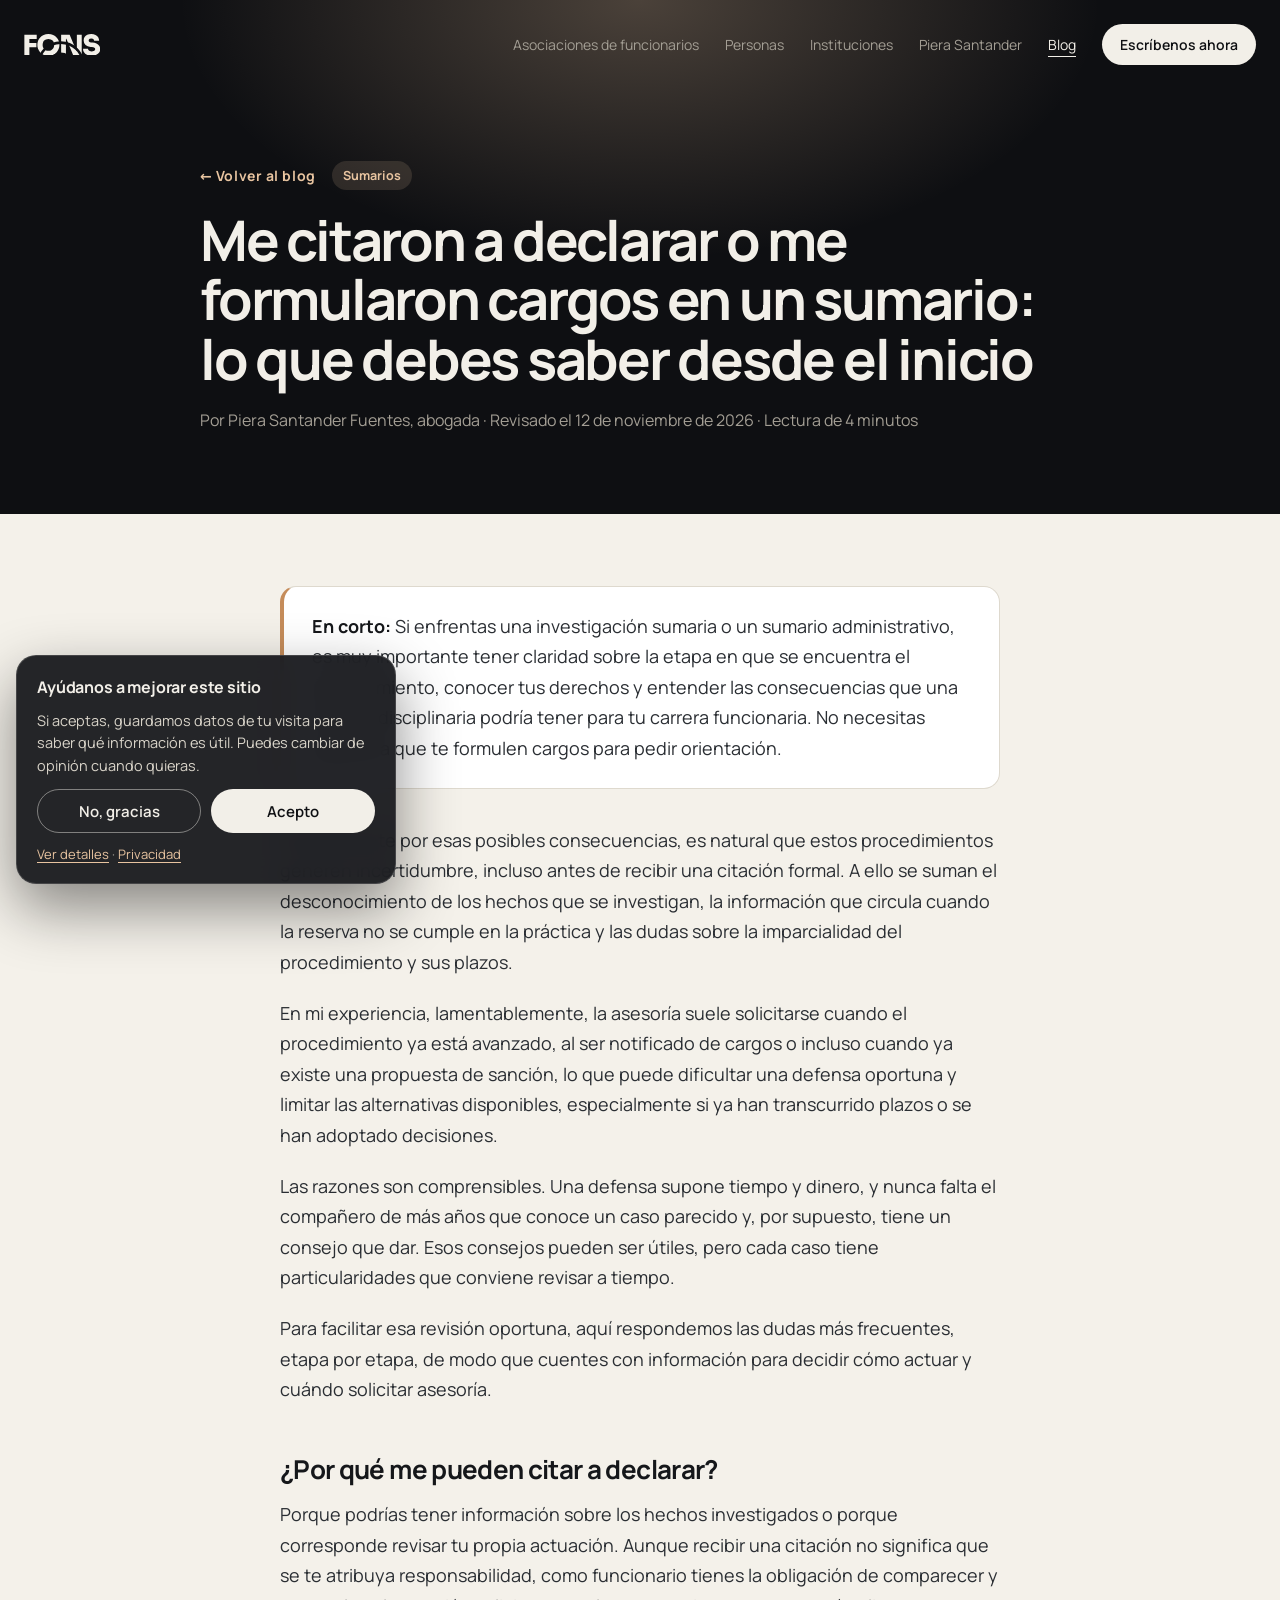
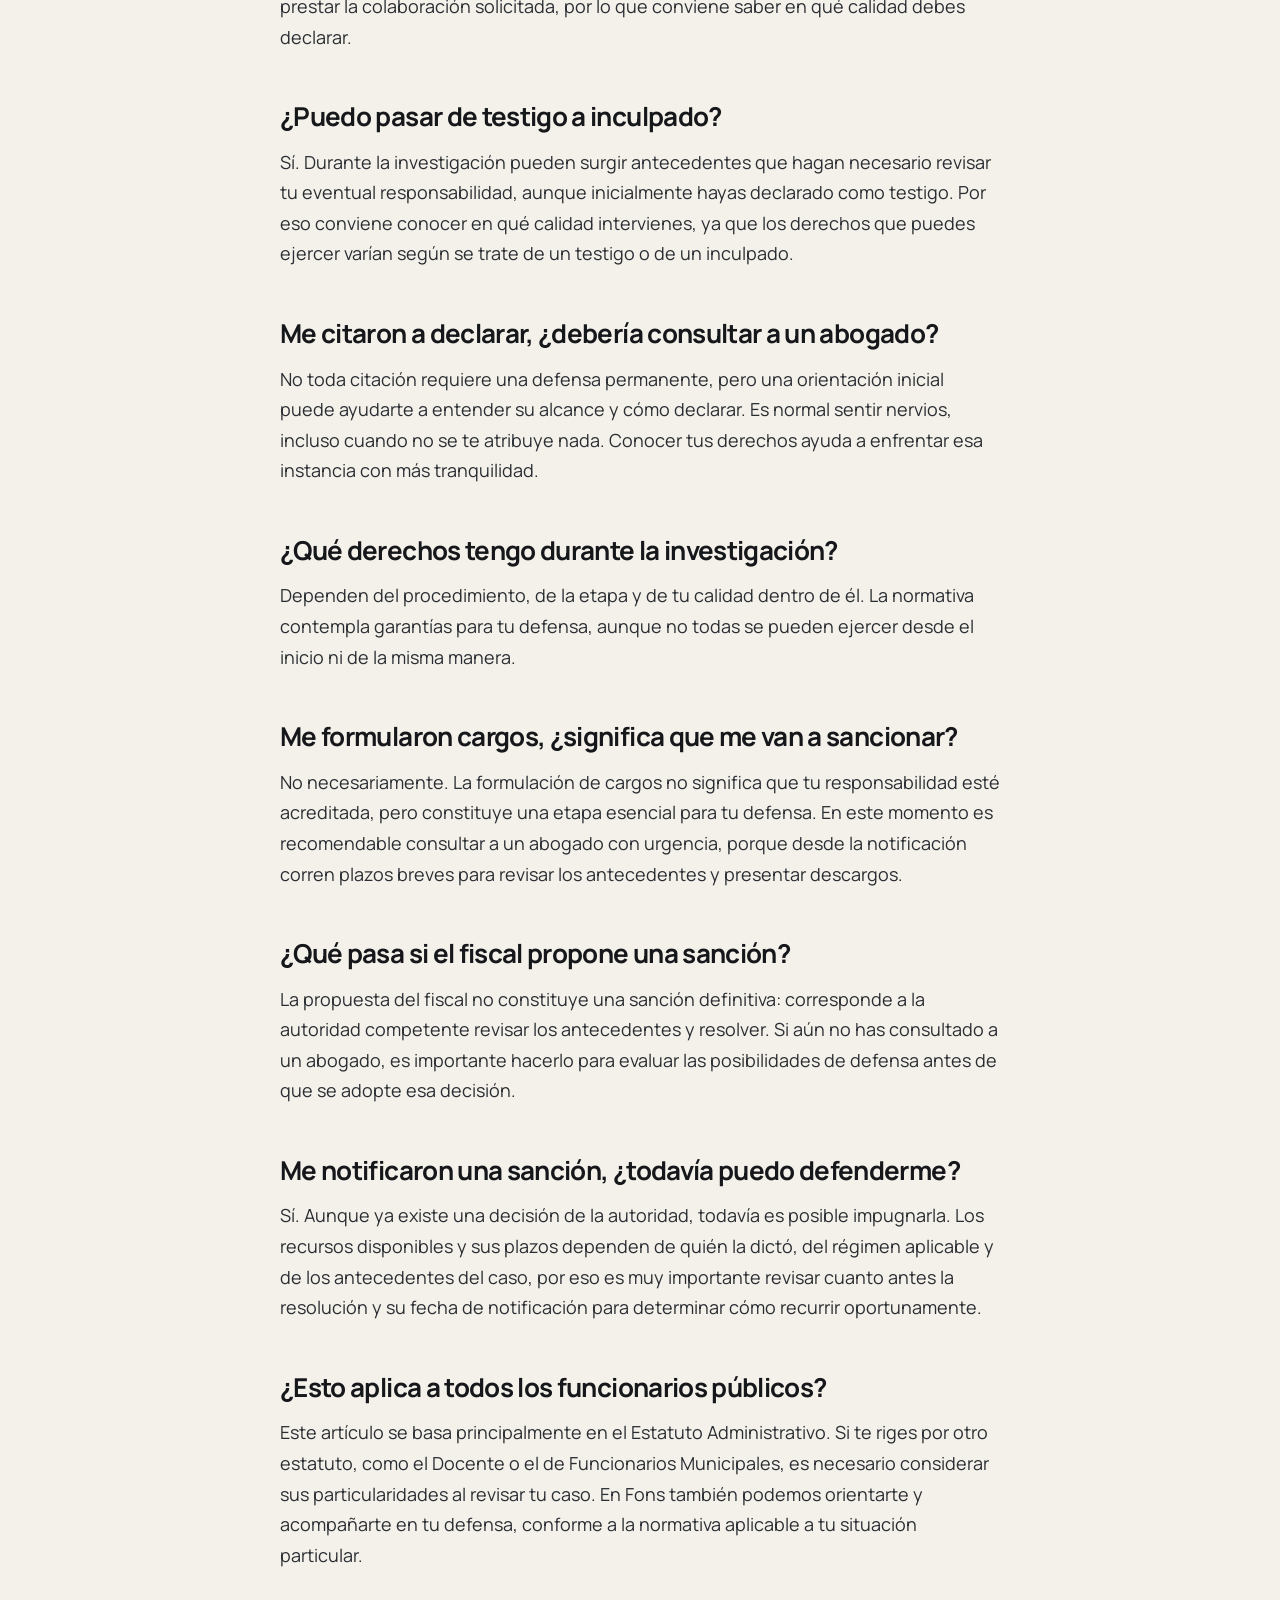
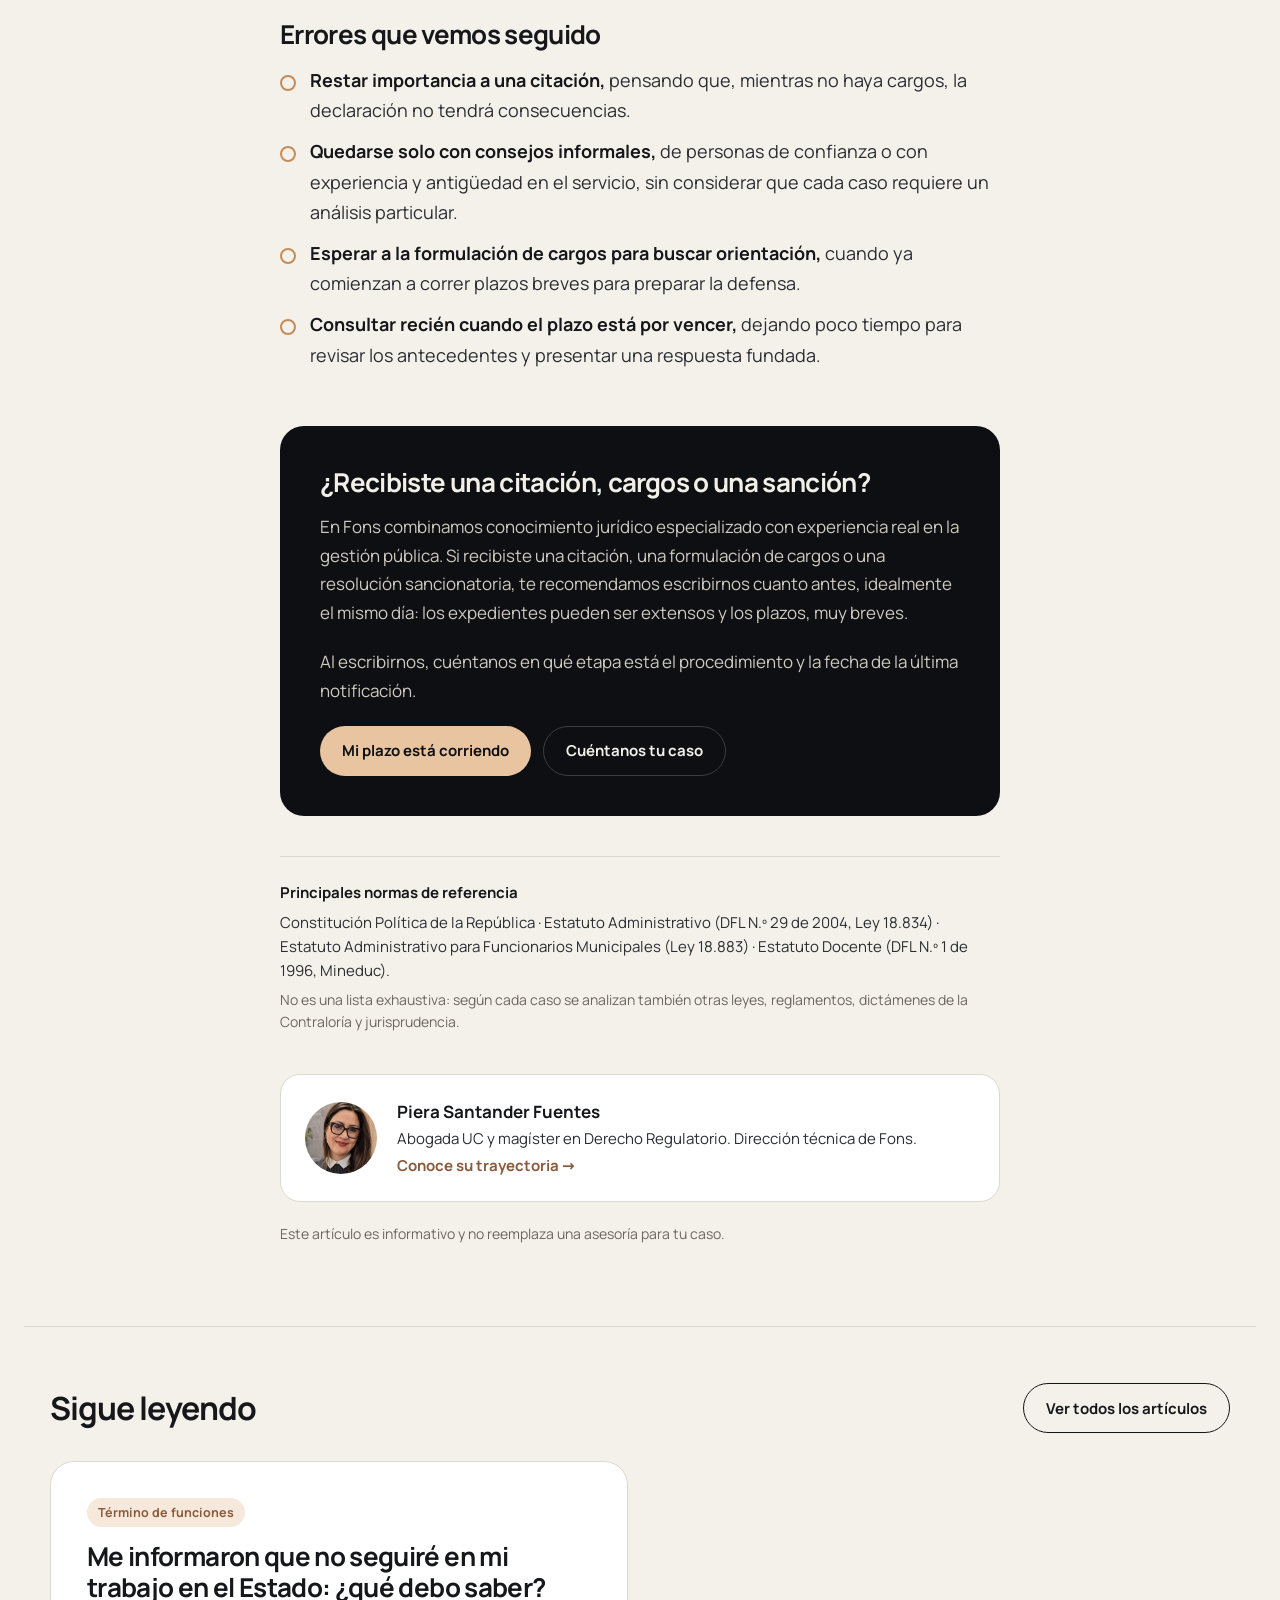
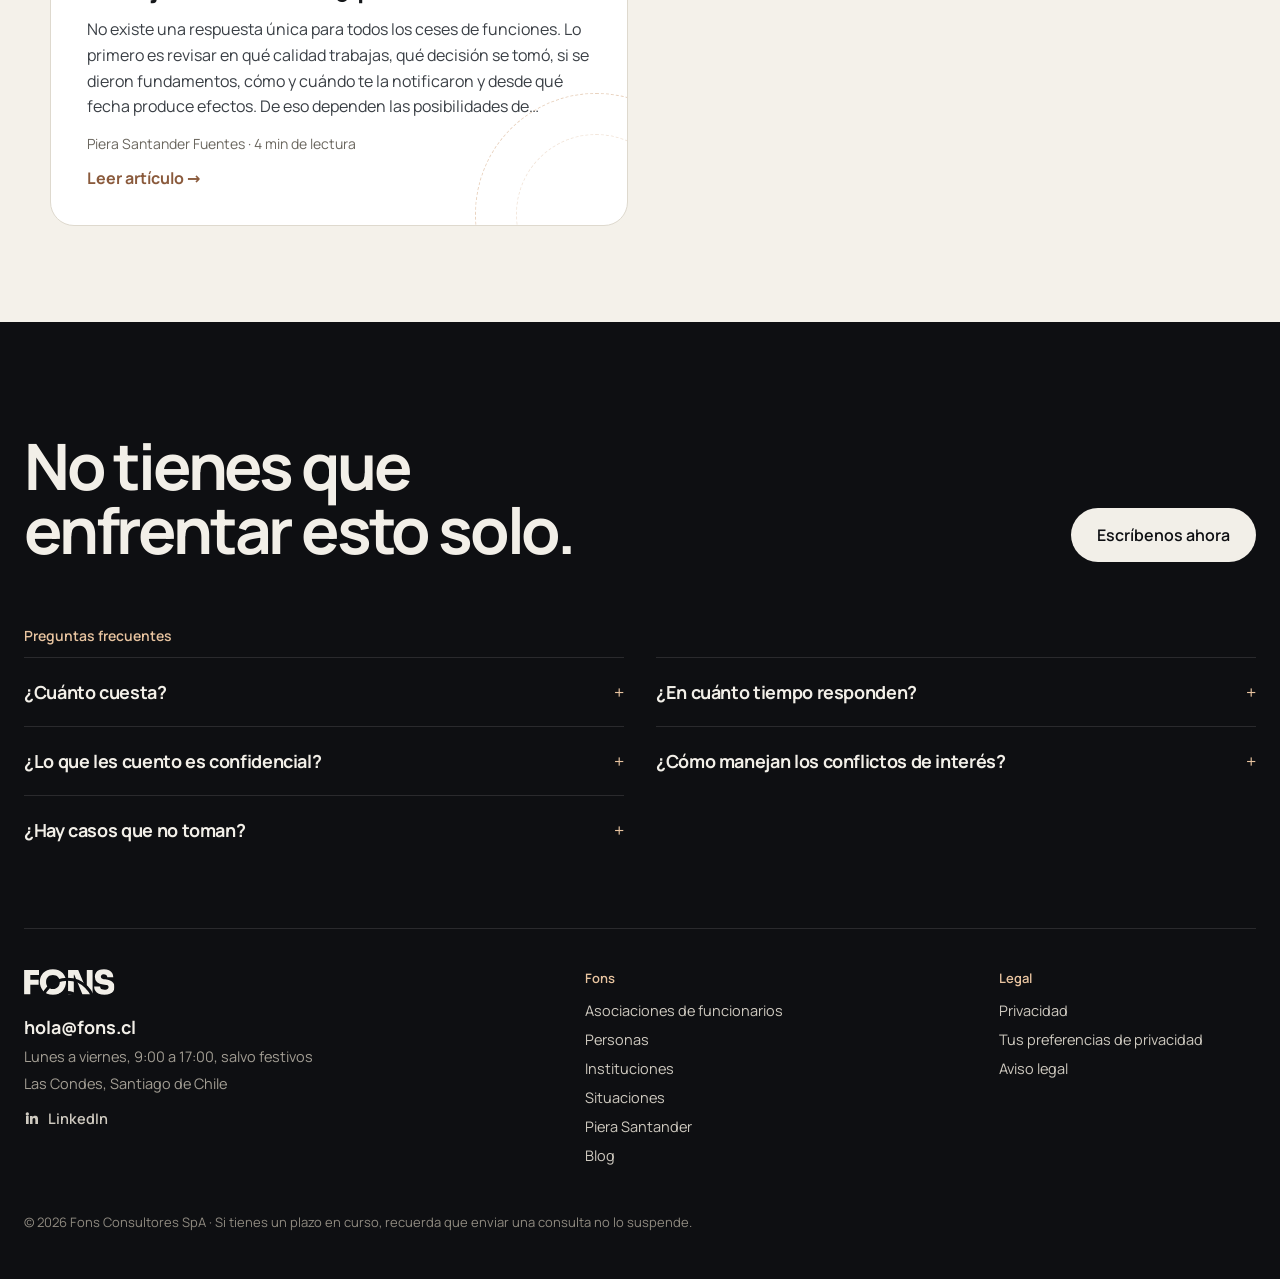
<file: blog/sumario-administrativo-que-debo-saber/index.html>
<!DOCTYPE html>

<html lang="es">
<head>
<meta charset="utf-8"/>
<script>
window.dataLayer = window.dataLayer || [];
function gtag(){dataLayer.push(arguments);}
gtag('consent', 'default', {ad_storage: 'denied', ad_user_data: 'denied', ad_personalization: 'denied', analytics_storage: 'denied', wait_for_update: 500});
try { if (localStorage.getItem('fons_consent') === 'granted') gtag('consent', 'update', {analytics_storage: 'granted'}); } catch (e) {}
gtag('js', new Date());
</script>
<script async="" src="https://www.googletagmanager.com/gtm.js?id=GTM-M7PFMKXB"></script>
<meta content="width=device-width, initial-scale=1" name="viewport"/><meta content="Qué conviene saber en cada etapa de una investigación sumaria o un sumario administrativo: citación, cargos, propuesta de sanción y recursos." name="description"/><meta content="Sumario administrativo: qué hacer si te citan o te formulan cargos | Fons" property="og:title"/><meta content="Qué conviene saber en cada etapa de una investigación sumaria o un sumario administrativo: citación, cargos, propuesta de sanción y recursos." property="og:description"/><meta content="article" property="og:type"/><meta content="#0E0F12" name="theme-color"/><link href="/assets/favicon.svg" rel="icon" type="image/svg+xml"/><link as="font" crossorigin="" href="/assets/manrope.woff2" rel="preload" type="font/woff2"/><link href="/assets/site.css" rel="stylesheet"/><meta charset="utf-8"/>
<title>Sumario administrativo: qué hacer si te citan o te formulan cargos | Fons</title>
<style>
@media (max-width: 760px){
  .fc-pad{padding:12px 12px !important}
  .fc-inner{border-radius:24px !important;min-height:0 !important}
  .fc-row{padding:40px 16px 16px !important;gap:28px !important;flex-direction:column-reverse;align-items:stretch !important}
  .fc-form{flex:1 1 auto !important;width:100% !important;min-height:0 !important}
  .fc-text{flex:0 0 auto !important}
  .fc-text h2{font-size:34px !important}
  .fc-text p{font-size:16px !important}
  .faq-foot{grid-template-columns:1fr !important}
}

.fons-burger{display:none}
@media (max-width: 760px){
  nav{flex-wrap:nowrap !important;padding:16px 20px !important;gap:12px !important}
  .fons-links{flex-wrap:nowrap !important;gap:14px !important}
  .fons-links > a:not([style*="background"]){display:none !important}
  .fons-links > a[style*="background"]{padding:9px 14px !important;font-size:13px !important;white-space:nowrap}
  .fons-burger{display:flex !important;align-items:center}
  section > div{padding-top:72px !important;padding-bottom:72px !important}
  .sit-card{flex:1 1 100% !important;height:auto !important;margin-top:0 !important}
  .sit-card > div:last-child{min-height:200px}
  .sit-card.feat{height:400px !important}
  .sit-home .sit-card.feat{order:-1}
  .sit-home .sit-card:not(.feat) > div:last-child{display:none !important}
  .sit-home .sit-card:not(.feat){padding-bottom:28px}
  form div[style*="repeat(3,1fr)"]{grid-template-columns:1fr 1fr !important}
  form{padding:22px 18px !important}
  div[style*="repeat(2, minmax(0, 1fr))"]{grid-template-columns:1fr !important}
  a[style*="padding: 48px"]{padding:28px !important}
  h1,h2{overflow-wrap:break-word}
  section[style*="min-height"]{min-height:0 !important}
}

body{margin:0;background:#0E0F12}
a{color:#E8C4A0}
.fons-media{position:absolute;inset:0;width:100%;height:100%;object-fit:cover;object-position:center 60%}
.fons-veil{position:absolute;inset:0;background:radial-gradient(ellipse 55% 50% at 50% 45%,rgba(14,15,18,0.55),rgba(14,15,18,0.1) 75%),linear-gradient(180deg,rgba(14,15,18,0.6) 0%,rgba(14,15,18,0.15) 35%,rgba(14,15,18,0.25) 70%,#0E0F12 100%)}
@media (prefers-reduced-motion: reduce){video.fons-media{display:none}}
</style>
<script type="application/ld+json">{"@context": "https://schema.org", "@graph": [{"@type": "Article", "headline": "Me citaron a declarar o me formularon cargos en un sumario: lo que debes saber desde el inicio", "description": "Qué conviene saber en cada etapa de una investigación sumaria o un sumario administrativo: citación, cargos, propuesta de sanción y recursos.", "inLanguage": "es-CL", "author": {"@type": "Person", "name": "Piera Santander Fuentes", "jobTitle": "Abogada", "url": "https://fons.cl/piera-santander/"}, "publisher": {"@type": "Organization", "name": "Fons", "url": "https://fons.cl"}, "datePublished": "2026-11-12", "dateModified": "2026-11-12", "mainEntityOfPage": "https://fons.cl/blog/sumario-administrativo-que-debo-saber/"}, {"@type": "FAQPage", "mainEntity": [{"@type": "Question", "name": "¿Por qué me pueden citar a declarar?", "acceptedAnswer": {"@type": "Answer", "text": "Porque podrías tener información sobre los hechos investigados o porque corresponde revisar tu propia actuación. Aunque recibir una citación no significa que se te atribuya responsabilidad, como funcionario tienes la obligación de comparecer y prestar la colaboración solicitada, por lo que conviene saber en qué calidad debes declarar."}}, {"@type": "Question", "name": "¿Puedo pasar de testigo a inculpado?", "acceptedAnswer": {"@type": "Answer", "text": "Sí. Durante la investigación pueden surgir antecedentes que hagan necesario revisar tu eventual responsabilidad, aunque inicialmente hayas declarado como testigo. Por eso conviene conocer en qué calidad intervienes, ya que los derechos que puedes ejercer varían según se trate de un testigo o de un inculpado."}}, {"@type": "Question", "name": "Me citaron a declarar, ¿debería consultar a un abogado?", "acceptedAnswer": {"@type": "Answer", "text": "No toda citación requiere una defensa permanente, pero una orientación inicial puede ayudarte a entender su alcance y cómo declarar. Es normal sentir nervios, incluso cuando no se te atribuye nada. Conocer tus derechos ayuda a enfrentar esa instancia con más tranquilidad."}}, {"@type": "Question", "name": "¿Qué derechos tengo durante la investigación?", "acceptedAnswer": {"@type": "Answer", "text": "Dependen del procedimiento, de la etapa y de tu calidad dentro de él. La normativa contempla garantías para tu defensa, aunque no todas se pueden ejercer desde el inicio ni de la misma manera."}}, {"@type": "Question", "name": "Me formularon cargos, ¿significa que me van a sancionar?", "acceptedAnswer": {"@type": "Answer", "text": "No necesariamente. La formulación de cargos no significa que tu responsabilidad esté acreditada, pero constituye una etapa esencial para tu defensa. En este momento es recomendable consultar a un abogado con urgencia, porque desde la notificación corren plazos breves para revisar los antecedentes y presentar descargos."}}, {"@type": "Question", "name": "¿Qué pasa si el fiscal propone una sanción?", "acceptedAnswer": {"@type": "Answer", "text": "La propuesta del fiscal no constituye una sanción definitiva: corresponde a la autoridad competente revisar los antecedentes y resolver. Si aún no has consultado a un abogado, es importante hacerlo para evaluar las posibilidades de defensa antes de que se adopte esa decisión."}}, {"@type": "Question", "name": "Me notificaron una sanción, ¿todavía puedo defenderme?", "acceptedAnswer": {"@type": "Answer", "text": "Sí. Aunque ya existe una decisión de la autoridad, todavía es posible impugnarla. Los recursos disponibles y sus plazos dependen de quién la dictó, del régimen aplicable y de los antecedentes del caso, por eso es muy importante revisar cuanto antes la resolución y su fecha de notificación para determinar cómo recurrir oportunamente."}}, {"@type": "Question", "name": "¿Esto aplica a todos los funcionarios públicos?", "acceptedAnswer": {"@type": "Answer", "text": "Este artículo se basa principalmente en el Estatuto Administrativo. Si te riges por otro estatuto, como el Docente o el de Funcionarios Municipales, es necesario considerar sus particularidades al revisar tu caso. En Fons también podemos orientarte y acompañarte en tu defensa, conforme a la normativa aplicable a tu situación particular."}}]}, {"@type": "BreadcrumbList", "itemListElement": [{"@type": "ListItem", "position": 1, "name": "Inicio", "item": "https://fons.cl/"}, {"@type": "ListItem", "position": 2, "name": "Blog", "item": "https://fons.cl/blog/"}, {"@type": "ListItem", "position": 3, "name": "Me citaron a declarar o me formularon cargos en un sumario: lo que debes saber desde el inicio", "item": "https://fons.cl/blog/sumario-administrativo-que-debo-saber/"}]}]}</script><link href="https://fons.cl/blog/sumario-administrativo-que-debo-saber/" rel="canonical"/><meta content="https://fons.cl/blog/sumario-administrativo-que-debo-saber/" property="og:url"/></head>
<body>
<div style="font-family: Manrope, system-ui, -apple-system, 'Segoe UI', sans-serif; color: #F2EFE8; background: #0E0F12; width: 100%"><section class="bl-hero"><div class="bl-navw"><nav style="position: relative; max-width: 1280px; margin: 0 auto; padding: 24px; display: flex; flex-wrap: wrap; gap: 16px 32px; align-items: center; justify-content: space-between">
<a aria-label="Fons, inicio" href="/" style="display: flex; align-items: center; gap: 10px; color: #F2EFE8; text-decoration: none">
<svg aria-hidden="true" height="21.8" style="display: block" viewbox="70 -756 2728 780" width="76.4"><mask height="780" id="fonsS1" maskunits="userSpaceOnUse" width="2728" x="70" y="-756"><rect fill="#fff" height="780" width="2728" x="70" y="-756"></rect><path d="M579 356 A804 804 0 0 1 2187 356" fill="none" stroke="#000" stroke-width="94"></path><path d="M981 356 A402 402 0 0 1 1785 356" fill="none" stroke="#000" stroke-width="94"></path></mask><path d="M74.0 0.0V-730.0H522.0V-578.0H260.0V-435.0H511.0V-283.0H260.0V0.0ZM940.0 20.0Q840.0 20.0 766.0 -14.5Q692.0 -49.0 643.0 -105.5Q594.0 -162.0 570.0 -228.0Q546.0 -294.0 546.0 -356.0V-378.0Q546.0 -447.0 571.0 -513.5Q596.0 -580.0 646.0 -634.0Q696.0 -688.0 769.5 -720.0Q843.0 -752.0 940.0 -752.0Q1036.0 -752.0 1109.5 -720.0Q1183.0 -688.0 1233.0 -634.0Q1283.0 -580.0 1308.5 -513.5Q1334.0 -447.0 1334.0 -378.0V-356.0Q1334.0 -294.0 1309.5 -228.0Q1285.0 -162.0 1236.0 -105.5Q1187.0 -49.0 1113.0 -14.5Q1039.0 20.0 940.0 20.0ZM940.0 -154.0Q988.0 -154.0 1026.0 -170.0Q1064.0 -186.0 1091.0 -215.0Q1118.0 -244.0 1132.0 -282.5Q1146.0 -321.0 1146.0 -366.0Q1146.0 -414.0 1131.5 -453.0Q1117.0 -492.0 1090.0 -520.0Q1063.0 -548.0 1025.0 -563.0Q987.0 -578.0 940.0 -578.0Q892.0 -578.0 854.0 -563.0Q816.0 -548.0 789.0 -520.0Q762.0 -492.0 748.0 -453.0Q734.0 -414.0 734.0 -366.0Q734.0 -321.0 748.0 -282.5Q762.0 -244.0 789.0 -215.0Q816.0 -186.0 854.0 -170.0Q892.0 -154.0 940.0 -154.0ZM1396.0 0.0V-730.0H1701.0L1944.0 -148.0H1959.0V-730.0H2133.0V0.0H1826.0L1583.0 -582.0H1568.0V0.0ZM2491.0 20.0Q2389.0 20.0 2319.5 -12.0Q2250.0 -44.0 2214.5 -99.5Q2179.0 -155.0 2179.0 -227.0H2359.0Q2359.0 -201.0 2373.5 -179.5Q2388.0 -158.0 2417.0 -146.0Q2446.0 -134.0 2491.0 -134.0Q2530.0 -134.0 2557.5 -144.0Q2585.0 -154.0 2599.5 -172.0Q2614.0 -190.0 2614.0 -215.0Q2614.0 -247.0 2587.0 -264.5Q2560.0 -282.0 2496.0 -287.0L2449.0 -291.0Q2336.0 -301.0 2269.0 -362.0Q2202.0 -423.0 2202.0 -524.0Q2202.0 -596.0 2235.5 -647.0Q2269.0 -698.0 2330.0 -725.0Q2391.0 -752.0 2474.0 -752.0Q2564.0 -752.0 2626.5 -722.0Q2689.0 -692.0 2722.0 -637.5Q2755.0 -583.0 2755.0 -511.0H2575.0Q2575.0 -535.0 2563.0 -555.0Q2551.0 -575.0 2528.5 -586.5Q2506.0 -598.0 2474.0 -598.0Q2444.0 -598.0 2423.5 -588.5Q2403.0 -579.0 2392.5 -562.0Q2382.0 -545.0 2382.0 -524.0Q2382.0 -496.0 2401.0 -476.0Q2420.0 -456.0 2467.0 -452.0L2514.0 -448.0Q2596.0 -441.0 2659.0 -412.5Q2722.0 -384.0 2758.0 -335.0Q2794.0 -286.0 2794.0 -215.0Q2794.0 -144.0 2757.5 -91.0Q2721.0 -38.0 2653.5 -9.0Q2586.0 20.0 2491.0 20.0Z" fill="#F2EFE8" mask="url(#fonsS1)"></path></svg>
</a>
<div class="fons-links" style="display: flex; flex-wrap: wrap; gap: 8px 26px; align-items: center; font-size: 14px">
<a href="/directorios/" style="color: #A39E94; text-decoration: none">Asociaciones de funcionarios</a>
<a href="/funcionarios/" style="color: #A39E94; text-decoration: none">Personas</a>
<a href="/instituciones/" style="color: #A39E94; text-decoration: none">Instituciones</a>
<a href="/piera-santander/" style="color: #A39E94; text-decoration: none">Piera Santander</a><a aria-current="page" href="/blog/" style="color: #F2EFE8; text-decoration: underline; text-underline-offset: 6px">Blog</a>
<a href="/funcionarios/#contacto" style="background: #F2EFE8; color: #0E0F12; padding: 11px 18px; border-radius: 999px; text-decoration: none; font-weight: 600">Escríbenos ahora</a>
<button aria-expanded="false" aria-label="Abrir menú" class="fons-burger" type="button"><svg height="22" viewbox="0 0 22 22" width="22"><path d="M3 7h16M3 15h16" stroke="#F2EFE8" stroke-linecap="round" stroke-width="2"></path></svg></button>
</div>
</nav></div><div class="bl-hin"><p class="bl-mig"><a class="bl-volver" href="/blog/">← Volver al blog</a><a class="bl-tag" href="/blog/?tema=sumarios">Sumarios</a></p><h1>Me citaron a declarar o me formularon cargos en un sumario: lo que debes saber desde el inicio</h1><p class="bl-meta">Por Piera Santander Fuentes, abogada · Revisado el 12 de noviembre de 2026 · Lectura de 4 minutos</p></div></section><main class="bl-main"><article class="bl-art"><p class="bl-corto"><b>En corto:</b> Si enfrentas una investigación sumaria o un sumario administrativo, es muy importante tener claridad sobre la etapa en que se encuentra el procedimiento, conocer tus derechos y entender las consecuencias que una medida disciplinaria podría tener para tu carrera funcionaria. No necesitas esperar a que te formulen cargos para pedir orientación.</p><p>Precisamente por esas posibles consecuencias, es natural que estos procedimientos generen incertidumbre, incluso antes de recibir una citación formal. A ello se suman el desconocimiento de los hechos que se investigan, la información que circula cuando la reserva no se cumple en la práctica y las dudas sobre la imparcialidad del procedimiento y sus plazos.</p><p>En mi experiencia, lamentablemente, la asesoría suele solicitarse cuando el procedimiento ya está avanzado, al ser notificado de cargos o incluso cuando ya existe una propuesta de sanción, lo que puede dificultar una defensa oportuna y limitar las alternativas disponibles, especialmente si ya han transcurrido plazos o se han adoptado decisiones.</p><p>Las razones son comprensibles. Una defensa supone tiempo y dinero, y nunca falta el compañero de más años que conoce un caso parecido y, por supuesto, tiene un consejo que dar. Esos consejos pueden ser útiles, pero cada caso tiene particularidades que conviene revisar a tiempo.</p><p>Para facilitar esa revisión oportuna, aquí respondemos las dudas más frecuentes, etapa por etapa, de modo que cuentes con información para decidir cómo actuar y cuándo solicitar asesoría.</p><h2>¿Por qué me pueden citar a declarar?</h2><p>Porque podrías tener información sobre los hechos investigados o porque corresponde revisar tu propia actuación. Aunque recibir una citación no significa que se te atribuya responsabilidad, como funcionario tienes la obligación de comparecer y prestar la colaboración solicitada, por lo que conviene saber en qué calidad debes declarar.</p><h2>¿Puedo pasar de testigo a inculpado?</h2><p>Sí. Durante la investigación pueden surgir antecedentes que hagan necesario revisar tu eventual responsabilidad, aunque inicialmente hayas declarado como testigo. Por eso conviene conocer en qué calidad intervienes, ya que los derechos que puedes ejercer varían según se trate de un testigo o de un inculpado.</p><h2>Me citaron a declarar, ¿debería consultar a un abogado?</h2><p>No toda citación requiere una defensa permanente, pero una orientación inicial puede ayudarte a entender su alcance y cómo declarar. Es normal sentir nervios, incluso cuando no se te atribuye nada. Conocer tus derechos ayuda a enfrentar esa instancia con más tranquilidad.</p><h2>¿Qué derechos tengo durante la investigación?</h2><p>Dependen del procedimiento, de la etapa y de tu calidad dentro de él. La normativa contempla garantías para tu defensa, aunque no todas se pueden ejercer desde el inicio ni de la misma manera.</p><h2>Me formularon cargos, ¿significa que me van a sancionar?</h2><p>No necesariamente. La formulación de cargos no significa que tu responsabilidad esté acreditada, pero constituye una etapa esencial para tu defensa. En este momento es recomendable consultar a un abogado con urgencia, porque desde la notificación corren plazos breves para revisar los antecedentes y presentar descargos.</p><h2>¿Qué pasa si el fiscal propone una sanción?</h2><p>La propuesta del fiscal no constituye una sanción definitiva: corresponde a la autoridad competente revisar los antecedentes y resolver. Si aún no has consultado a un abogado, es importante hacerlo para evaluar las posibilidades de defensa antes de que se adopte esa decisión.</p><h2>Me notificaron una sanción, ¿todavía puedo defenderme?</h2><p>Sí. Aunque ya existe una decisión de la autoridad, todavía es posible impugnarla. Los recursos disponibles y sus plazos dependen de quién la dictó, del régimen aplicable y de los antecedentes del caso, por eso es muy importante revisar cuanto antes la resolución y su fecha de notificación para determinar cómo recurrir oportunamente.</p><h2>¿Esto aplica a todos los funcionarios públicos?</h2><p>Este artículo se basa principalmente en el Estatuto Administrativo. Si te riges por otro estatuto, como el Docente o el de Funcionarios Municipales, es necesario considerar sus particularidades al revisar tu caso. En Fons también podemos orientarte y acompañarte en tu defensa, conforme a la normativa aplicable a tu situación particular.</p><h2>Errores que vemos seguido</h2><ul class="bl-err"><li><b>Restar importancia a una citación,</b> pensando que, mientras no haya cargos, la declaración no tendrá consecuencias.</li><li><b>Quedarse solo con consejos informales,</b> de personas de confianza o con experiencia y antigüedad en el servicio, sin considerar que cada caso requiere un análisis particular.</li><li><b>Esperar a la formulación de cargos para buscar orientación,</b> cuando ya comienzan a correr plazos breves para preparar la defensa.</li><li><b>Consultar recién cuando el plazo está por vencer,</b> dejando poco tiempo para revisar los antecedentes y presentar una respuesta fundada.</li></ul><aside class="bl-cta"><h2>¿Recibiste una citación, cargos o una sanción?</h2><p>En Fons combinamos conocimiento jurídico especializado con experiencia real en la gestión pública. Si recibiste una citación, una formulación de cargos o una resolución sancionatoria, te recomendamos escribirnos cuanto antes, idealmente el mismo día: los expedientes pueden ser extensos y los plazos, muy breves.</p><p>Al escribirnos, cuéntanos en qué etapa está el procedimiento y la fecha de la última notificación.</p><div class="bl-btns"><a class="bl-b1" href="/funcionarios/#cargos">Mi plazo está corriendo</a><a class="bl-b2" href="/funcionarios/#contacto">Cuéntanos tu caso</a></div></aside><div class="bl-normas"><b>Principales normas de referencia</b><p>Constitución Política de la República · Estatuto Administrativo (DFL N.º 29 de 2004, Ley 18.834) · Estatuto Administrativo para Funcionarios Municipales (Ley 18.883) · Estatuto Docente (DFL N.º 1 de 1996, Mineduc).</p><p class="bl-nota">No es una lista exhaustiva: según cada caso se analizan también otras leyes, reglamentos, dictámenes de la Contraloría y jurisprudencia.</p></div><div class="bl-autor"><img alt="Piera Santander Fuentes" height="72" loading="lazy" src="/assets/piera-avatar.jpg" width="72"/><div><b>Piera Santander Fuentes</b><span>Abogada UC y magíster en Derecho Regulatorio. Dirección técnica de Fons.</span><a href="/piera-santander/">Conoce su trayectoria →</a></div></div><p class="bl-aviso">Este artículo es informativo y no reemplaza una asesoría para tu caso.</p></article><section aria-labelledby="mas-h" class="bl-mas"><div class="bl-mas-in"><div class="bl-mas-head"><h2 id="mas-h">Sigue leyendo</h2><a class="bl-link" href="/blog/">Ver todos los artículos</a></div><div class="bl-grid"><a class="bl-card" data-tema="termino-de-funciones" href="/blog/no-renovacion-contrata-que-hacer/"><span class="bl-tag">Término de funciones</span><h2>Me informaron que no seguiré en mi trabajo en el Estado: ¿qué debo saber?</h2><p>No existe una respuesta única para todos los ceses de funciones. Lo primero es revisar en qué calidad trabajas, qué decisión se tomó, si se dieron fundamentos, cómo y cuándo te la notificaron y desde qué fecha produce efectos. De eso dependen las posibilidades de reclamar y los plazos.</p><span class="bl-cmeta">Piera Santander Fuentes · 4 min de lectura</span><span class="bl-leer">Leer artículo →</span><span aria-hidden="true" class="bl-ring"></span></a></div></div></section></main>
<footer style="position: relative; overflow: hidden; background: #0E0F12; color: #F2EFE8">
<div style="max-width: 1280px; margin: 0 auto; padding: 112px 24px 48px; display: flex; flex-direction: column; gap: 64px">
<div style="display: flex; flex-wrap: wrap; gap: 32px; align-items: flex-end; justify-content: space-between">
<h2 style="margin: 0; font-family: 'Manrope', system-ui, sans-serif; font-weight: 700; font-size: clamp(36px, 5vw, 68px); line-height: 1; letter-spacing: -0.05em; max-width: 14ch">No tienes que enfrentar esto solo.</h2>
<a href="/funcionarios/#contacto" style="background: #F2EFE8; color: #0E0F12; padding: 16px 26px; border-radius: 999px; text-decoration: none; font-weight: 600; font-size: 16px">Escríbenos ahora</a>
</div>
<div class="ft3"><div style="display: flex; flex-direction: column; gap: 12px">
<span style="font-size: 14px; font-weight: 600; color: #E8C4A0">Preguntas frecuentes</span>
<div class="faq-foot" style="display: grid; grid-template-columns: repeat(2, minmax(0, 1fr)); gap: 0 48px">
<details style="border-top: 1px solid rgba(242,239,232,.12); padding: 22px 0"><summary style="cursor: pointer; list-style: none; display: flex; justify-content: space-between; gap: 24px; font-family: 'Manrope', system-ui, sans-serif; font-size: 22px; font-weight: 700; letter-spacing: -0.02em; color: #F2EFE8; font-size: 18px">¿Cuánto cuesta?<span aria-hidden="true" style="color: #E8C4A0; font-weight: 400">+</span></summary><p style="margin: 12px 0 0; font-size: 17px; line-height: 1.6; color: #A39E94; max-width: 64ch">Depende del encargo. Primero nos cuentas tu caso en el formulario y lo revisamos. Si podemos ayudarte, te enviamos un link para agendar una conversación de hasta 15 minutos, sin costo ni compromiso. Después te enviamos una propuesta por escrito con alcance, honorarios y condiciones.</p></details><details style="border-top: 1px solid rgba(242,239,232,.12); padding: 22px 0"><summary style="cursor: pointer; list-style: none; display: flex; justify-content: space-between; gap: 24px; font-family: 'Manrope', system-ui, sans-serif; font-size: 22px; font-weight: 700; letter-spacing: -0.02em; color: #F2EFE8; font-size: 18px">¿En cuánto tiempo responden?<span aria-hidden="true" style="color: #E8C4A0; font-weight: 400">+</span></summary><p style="margin: 12px 0 0; font-size: 17px; line-height: 1.6; color: #A39E94; max-width: 64ch">En 48 horas hábiles. Si tienes un plazo corriendo, te contactamos dentro de 2 horas hábiles para una primera evaluación, en nuestro horario: lunes a viernes, de 9:00 a 17:00, salvo festivos. Escribirnos no suspende tus plazos.</p></details><details style="border-top: 1px solid rgba(242,239,232,.12); padding: 22px 0"><summary style="cursor: pointer; list-style: none; display: flex; justify-content: space-between; gap: 24px; font-family: 'Manrope', system-ui, sans-serif; font-size: 22px; font-weight: 700; letter-spacing: -0.02em; color: #F2EFE8; font-size: 18px">¿Lo que les cuento es confidencial?<span aria-hidden="true" style="color: #E8C4A0; font-weight: 400">+</span></summary><p style="margin: 12px 0 0; font-size: 17px; line-height: 1.6; color: #A39E94; max-width: 64ch">Sí. Tratamos tu información con reserva y solo la conocen quienes deben evaluar o trabajar tu encargo, según nuestras obligaciones legales y profesionales.</p></details><details style="border-top: 1px solid rgba(242,239,232,.12); padding: 22px 0"><summary style="cursor: pointer; list-style: none; display: flex; justify-content: space-between; gap: 24px; font-family: 'Manrope', system-ui, sans-serif; font-size: 22px; font-weight: 700; letter-spacing: -0.02em; color: #F2EFE8; font-size: 18px">¿Cómo manejan los conflictos de interés?<span aria-hidden="true" style="color: #E8C4A0; font-weight: 400">+</span></summary><p style="margin: 12px 0 0; font-size: 17px; line-height: 1.6; color: #A39E94; max-width: 64ch">Antes de aceptar un encargo revisamos conflictos con clientes actuales y anteriores, incompatibilidades legales y restricciones por funciones públicas previas. Si existe alguno, no tomamos el caso.</p></details><details style="border-top: 1px solid rgba(242,239,232,.12); padding: 22px 0"><summary style="cursor: pointer; list-style: none; display: flex; justify-content: space-between; gap: 24px; font-family: 'Manrope', system-ui, sans-serif; font-size: 22px; font-weight: 700; letter-spacing: -0.02em; color: #F2EFE8; font-size: 18px">¿Hay casos que no toman?<span aria-hidden="true" style="color: #E8C4A0; font-weight: 400">+</span></summary><p style="margin: 12px 0 0; font-size: 17px; line-height: 1.6; color: #A39E94; max-width: 64ch">Sí: cuando excede nuestra especialidad, no tenemos disponibilidad o hay un impedimento legal o profesional. Te lo decimos apenas lo sepamos.</p></details></div>
</div></div>
<div class="ft3-bar"><div class="ft3-marca"><a aria-label="Fons, inicio" class="ft1-logo" href="/"><svg aria-hidden="true" height="17.2" style="display: block" viewbox="70 -756 2728 780" width="60.0"><mask height="780" id="fonsS2" maskunits="userSpaceOnUse" width="2728" x="70" y="-756"><rect fill="#fff" height="780" width="2728" x="70" y="-756"></rect><path d="M579 356 A804 804 0 0 1 2187 356" fill="none" stroke="#000" stroke-width="94"></path><path d="M981 356 A402 402 0 0 1 1785 356" fill="none" stroke="#000" stroke-width="94"></path></mask><path d="M74.0 0.0V-730.0H522.0V-578.0H260.0V-435.0H511.0V-283.0H260.0V0.0ZM940.0 20.0Q840.0 20.0 766.0 -14.5Q692.0 -49.0 643.0 -105.5Q594.0 -162.0 570.0 -228.0Q546.0 -294.0 546.0 -356.0V-378.0Q546.0 -447.0 571.0 -513.5Q596.0 -580.0 646.0 -634.0Q696.0 -688.0 769.5 -720.0Q843.0 -752.0 940.0 -752.0Q1036.0 -752.0 1109.5 -720.0Q1183.0 -688.0 1233.0 -634.0Q1283.0 -580.0 1308.5 -513.5Q1334.0 -447.0 1334.0 -378.0V-356.0Q1334.0 -294.0 1309.5 -228.0Q1285.0 -162.0 1236.0 -105.5Q1187.0 -49.0 1113.0 -14.5Q1039.0 20.0 940.0 20.0ZM940.0 -154.0Q988.0 -154.0 1026.0 -170.0Q1064.0 -186.0 1091.0 -215.0Q1118.0 -244.0 1132.0 -282.5Q1146.0 -321.0 1146.0 -366.0Q1146.0 -414.0 1131.5 -453.0Q1117.0 -492.0 1090.0 -520.0Q1063.0 -548.0 1025.0 -563.0Q987.0 -578.0 940.0 -578.0Q892.0 -578.0 854.0 -563.0Q816.0 -548.0 789.0 -520.0Q762.0 -492.0 748.0 -453.0Q734.0 -414.0 734.0 -366.0Q734.0 -321.0 748.0 -282.5Q762.0 -244.0 789.0 -215.0Q816.0 -186.0 854.0 -170.0Q892.0 -154.0 940.0 -154.0ZM1396.0 0.0V-730.0H1701.0L1944.0 -148.0H1959.0V-730.0H2133.0V0.0H1826.0L1583.0 -582.0H1568.0V0.0ZM2491.0 20.0Q2389.0 20.0 2319.5 -12.0Q2250.0 -44.0 2214.5 -99.5Q2179.0 -155.0 2179.0 -227.0H2359.0Q2359.0 -201.0 2373.5 -179.5Q2388.0 -158.0 2417.0 -146.0Q2446.0 -134.0 2491.0 -134.0Q2530.0 -134.0 2557.5 -144.0Q2585.0 -154.0 2599.5 -172.0Q2614.0 -190.0 2614.0 -215.0Q2614.0 -247.0 2587.0 -264.5Q2560.0 -282.0 2496.0 -287.0L2449.0 -291.0Q2336.0 -301.0 2269.0 -362.0Q2202.0 -423.0 2202.0 -524.0Q2202.0 -596.0 2235.5 -647.0Q2269.0 -698.0 2330.0 -725.0Q2391.0 -752.0 2474.0 -752.0Q2564.0 -752.0 2626.5 -722.0Q2689.0 -692.0 2722.0 -637.5Q2755.0 -583.0 2755.0 -511.0H2575.0Q2575.0 -535.0 2563.0 -555.0Q2551.0 -575.0 2528.5 -586.5Q2506.0 -598.0 2474.0 -598.0Q2444.0 -598.0 2423.5 -588.5Q2403.0 -579.0 2392.5 -562.0Q2382.0 -545.0 2382.0 -524.0Q2382.0 -496.0 2401.0 -476.0Q2420.0 -456.0 2467.0 -452.0L2514.0 -448.0Q2596.0 -441.0 2659.0 -412.5Q2722.0 -384.0 2758.0 -335.0Q2794.0 -286.0 2794.0 -215.0Q2794.0 -144.0 2757.5 -91.0Q2721.0 -38.0 2653.5 -9.0Q2586.0 20.0 2491.0 20.0Z" fill="#F2EFE8" mask="url(#fonsS2)"></path></svg></a><a class="ft3-mail" href="mailto:hola@fons.cl">hola@fons.cl</a><span>Lunes a viernes, 9:00 a 17:00, salvo festivos</span><span>Las Condes, Santiago de Chile</span><a aria-label="Fons en LinkedIn (se abre en una pestaña nueva)" class="ft3-in" href="https://www.linkedin.com/company/145438114/" rel="noopener" target="_blank"><svg aria-hidden="true" fill="currentColor" height="16" viewbox="0 0 24 24" width="16"><path d="M4.98 3.5a2.5 2.5 0 1 1 0 5 2.5 2.5 0 0 1 0-5zM3 9h4v12H3zM9 9h3.8v1.7h.05c.53-1 1.83-2.05 3.77-2.05C20.6 8.65 21 11.2 21 14.5V21h-4v-5.8c0-1.4-.03-3.2-1.95-3.2-1.95 0-2.25 1.5-2.25 3.1V21H9z"></path></svg>LinkedIn</a></div><nav aria-label="Pie de página" class="ft3-col"><b>Fons</b><a href="/directorios/">Asociaciones de funcionarios</a><a href="/funcionarios/">Personas</a><a href="/instituciones/">Instituciones</a><a href="/situaciones/">Situaciones</a><a href="/piera-santander/">Piera Santander</a><a href="/blog/">Blog</a></nav><div class="ft3-col"><b>Legal</b><span class="ft1-legal"><a href="/privacidad/">Privacidad</a><a href="/aviso-legal/">Aviso legal</a></span></div></div><p class="ft1-nota">© 2026 Fons Consultores SpA · Si tienes un plazo en curso, recuerda que enviar una consulta no lo suspende.</p>
</div>
</footer>
</div>
<script defer="" src="/assets/site.js"></script></body>
</html>
</file>
<file: assets/site.css>
/* Fons · estilos compartidos (sobre los estilos en línea de cada página) */
@font-face {
  font-family: "Manrope";
  src: url("/assets/manrope.woff2") format("woff2");
  font-weight: 200 800;
  font-style: normal;
  font-display: swap;
}

:root {
  --ink: #0E0F12;
  --ink-2: #15171A;
  --paper: #F2EFE8;
  --cream: #F4F1EA;
  --line: #DED9CE;
  --line-soft: #ECE7DC;
  --muted: #A39E94;
  --muted-dark: #5B6168;
  --copper: #E8C4A0;
  --copper-dark: #8A5A34;
  --copper-mid: #C58C5A;
}

html { -webkit-text-size-adjust: 100%; scroll-behavior: smooth; }
body { -webkit-font-smoothing: antialiased; }
img, video { max-width: 100%; }
:focus-visible { outline: 2px solid var(--copper); outline-offset: 3px; border-radius: 6px; }
details > summary::-webkit-details-marker { display: none; }
details[open] > summary > span[aria-hidden="true"] { transform: rotate(45deg); }
details > summary > span[aria-hidden="true"] { transition: transform .2s ease; display: inline-block; }
@media (prefers-reduced-motion: reduce) {
  html { scroll-behavior: auto; }
  video.fons-media { display: none !important; }
}

/* ---------- menú en celular ---------- */
button.fons-burger {
  background: none; border: 0; padding: 8px; margin: -8px; cursor: pointer; color: inherit;
}
.fons-menu {
  position: fixed; inset: 0; z-index: 50; background: rgba(14, 15, 18, .97);
  display: none; flex-direction: column; padding: 20px 24px 32px; gap: 4px;
  font-family: "Manrope", system-ui, sans-serif;
}
.fons-menu.open { display: flex; }
.fons-menu-top { display: flex; justify-content: space-between; align-items: center; margin-bottom: 28px; }
.fons-menu-top a { color: var(--paper); }
.fons-menu button {
  background: none; border: 0; color: var(--paper); font-size: 28px; line-height: 1; padding: 8px; cursor: pointer;
}
.fons-menu > a {
  color: var(--paper); text-decoration: none; font-size: 28px; font-weight: 700; letter-spacing: -.03em;
  padding: 14px 0; border-bottom: 1px solid rgba(242, 239, 232, .12);
}
.fons-menu > a.cta {
  margin-top: auto; border: 0; text-align: center; background: var(--paper); color: var(--ink);
  border-radius: 999px; font-size: 17px; font-weight: 600; letter-spacing: 0; padding: 16px;
}
.fons-menu > a.cta-alt {
  border: 1px solid rgba(242, 239, 232, .45); text-align: center; border-radius: 999px;
  font-size: 17px; font-weight: 600; letter-spacing: 0; padding: 16px; margin-top: 10px;
}

/* ---------- pie ---------- */
.pie-aviso { max-width: 60ch; line-height: 1.6; }

/* ---------- formulario ---------- */
.fons-form { color: var(--ink-2); font-family: "Manrope", system-ui, sans-serif; }
.ff-top { display: flex; align-items: center; justify-content: space-between; font-size: 13px; color: #8F8A80; min-height: 20px; }
.ff-back { background: none; border: 0; padding: 0; font: inherit; color: var(--ink-2); font-weight: 600; cursor: pointer; }
.ff-bar { display: flex; gap: 6px; margin-top: 10px; }
.ff-bar span { flex: 1; height: 4px; border-radius: 4px; background: #E6E1D6; }
.ff-bar span.on { background: var(--ink-2); }
.ff-bar.urgent span.on { background: var(--copper-mid); }
.ff-chosen { display: flex; flex-wrap: wrap; gap: 6px; margin-top: 18px; }
.ff-chosen span { font-size: 12.5px; font-weight: 600; color: var(--copper-dark); background: var(--cream); border-radius: 999px; padding: 5px 10px; }
.ff-q { display: block; font-size: 28px; font-weight: 700; letter-spacing: -.035em; line-height: 1.15; margin-top: 20px; color: var(--ink-2); }
.ff-sub { display: block; font-size: 15px; line-height: 1.5; color: var(--muted-dark); margin-top: 8px; }
.ff-opts { margin-top: 20px; display: flex; flex-direction: column; gap: 10px; }
.ff-opts.grid { display: grid; grid-template-columns: 1fr 1fr; }
.ff-opt {
  border: 1px solid #E6E1D6; border-radius: 14px; padding: 14px 16px; display: flex; align-items: center; gap: 14px;
  min-height: 60px; box-sizing: border-box; background: #fff; text-align: left; font: inherit; color: inherit; cursor: pointer;
  transition: border-color .15s ease, background .15s ease;
}
.ff-opt:hover { border-color: #BDB6A8; background: #FCFBF8; }
.ff-opt.urgent { border-color: var(--copper-mid); background: #FBF5EF; }
.ff-opt .ic { width: 40px; height: 40px; border-radius: 12px; background: var(--cream); display: flex; align-items: center; justify-content: center; flex: 0 0 auto; }
.ff-opt .tx { display: flex; flex-direction: column; gap: 2px; }
.ff-opt .t1 { font-size: 16px; font-weight: 600; color: var(--ink-2); }
.ff-opt .t2 { font-size: 13px; color: var(--muted-dark); }
.ff-fields { margin-top: 18px; display: flex; flex-direction: column; gap: 12px; }
.ff-fields label { display: flex; flex-direction: column; gap: 6px; font-size: 14px; font-weight: 600; color: var(--ink-2); }
.ff-fields label .opt { font-weight: 400; color: #8F8A80; }
.ff-fields input, .ff-fields textarea {
  font: inherit; font-size: 16px; font-weight: 400; color: var(--ink-2); background: #fff;
  border: 1px solid #DCD6CA; border-radius: 12px; padding: 12px 14px; width: 100%; box-sizing: border-box;
}
.ff-fields textarea { min-height: 110px; resize: vertical; }
.ff-fields input:focus, .ff-fields textarea:focus { outline: none; border-color: var(--ink-2); box-shadow: 0 0 0 3px rgba(21, 23, 26, .08); }
.ff-fields .bad { border-color: #B4442F; }
.ff-count { align-self: flex-end; font-size: 12px; color: #8F8A80; font-weight: 400; }
.ff-check { flex-direction: row !important; align-items: flex-start; gap: 10px !important; font-weight: 400 !important; font-size: 13.5px !important; line-height: 1.5; color: var(--muted-dark) !important; }
.ff-check input { width: 18px; height: 18px; margin: 2px 0 0; flex: 0 0 auto; accent-color: var(--ink-2); }
.ff-check a { color: var(--ink-2); }
.ff-hp { position: absolute !important; left: -9999px !important; width: 1px; height: 1px; overflow: hidden; }
.ff-send {
  margin-top: 18px; background: var(--ink-2); color: #F4F1EA; border: 0; border-radius: 999px; padding: 15px 22px;
  font: inherit; font-size: 16px; font-weight: 600; cursor: pointer; width: 100%;
}
.ff-send.urgent { background: var(--copper-mid); color: var(--ink); }
.ff-send[disabled] { opacity: .6; cursor: progress; }
.ff-err { margin-top: 10px; font-size: 14px; color: #B4442F; line-height: 1.5; }
.ff-note { margin-top: auto; padding-top: 18px; font-size: 13px; color: #8F8A80; line-height: 1.5; }
.ff-note a { color: var(--ink-2); }
.ff-done-list { margin: 18px 0 0; padding: 18px; list-style: none; background: var(--cream); border-radius: 14px; display: flex; flex-direction: column; gap: 10px; font-size: 15px; line-height: 1.5; }
.ff-done-list li::before { content: "·"; color: var(--copper-mid); font-weight: 800; margin-right: 8px; }
.ff-eyebrow { font-size: 12px; font-weight: 700; letter-spacing: .1em; color: var(--copper-dark); margin-top: 6px; }
.ff-preview { margin-top: 14px; font-size: 12.5px; color: #8F8A80; border: 1px dashed #DCD6CA; border-radius: 10px; padding: 10px 12px; }

@media (max-width: 760px) {
  .ff-q { font-size: 24px; }
  .ff-opts.grid { grid-template-columns: 1fr; }
}

/* ---------- Quiénes somos · Cómo trabajamos ---------- */
.lineas { display: flex; flex-direction: column; gap: 28px; margin-top: 40px; }
.lineas-head { display: flex; flex-direction: column; gap: 8px; }
.lineas .eyebrow { font-size: 15px; font-weight: 600; color: var(--copper-dark); }
.lineas-title { font-size: clamp(30px, 3.6vw, 44px); font-weight: 700; letter-spacing: -.045em; line-height: 1.05; }
.lineas-sub { font-size: 18px; line-height: 1.6; color: #3A3F45; max-width: 60ch; }
.lineas-row { display: flex; gap: 20px; align-items: stretch; }
.linea { flex: 1 1 0; min-width: 0; border-radius: 20px; padding: 32px; display: flex; flex-direction: column; gap: 14px; }
.linea-legal { background: var(--ink); color: var(--paper); }
.linea-consultoria { background: #fff; border: 1px solid var(--line); color: var(--ink-2); }
.linea-name { font-size: 28px; font-weight: 700; letter-spacing: -.035em; }
.linea-desc { font-size: 16.5px; line-height: 1.6; }
.linea-legal .linea-desc { color: #D9D4C9; }
.linea-consultoria .linea-desc { color: #3A3F45; }
.chips { display: flex; flex-wrap: wrap; gap: 8px; }
.chips span { font-size: 13px; font-weight: 600; border-radius: 999px; padding: 6px 12px; }
.linea-legal .chips span { background: rgba(242, 239, 232, .1); color: var(--paper); }
.linea-consultoria .chips span { background: var(--cream); color: var(--ink-2); }
.red { border-top: 1px solid rgba(127, 127, 127, .25); padding-top: 14px; margin-top: 4px; }
.red summary { cursor: pointer; list-style: none; display: flex; justify-content: space-between; font-size: 13px; font-weight: 700; letter-spacing: .08em; text-transform: uppercase; }
.linea-legal .red summary { color: var(--copper); }
.linea-consultoria .red summary { color: var(--copper-dark); }
.red ul { margin: 12px 0 0; padding: 0 0 0 18px; display: flex; flex-direction: column; gap: 8px; font-size: 15.5px; line-height: 1.5; }
.linea-firma { margin-top: auto; padding-top: 8px; font-size: 14px; font-weight: 600; color: var(--copper); }
.lineas-nota { font-size: 16px; color: #3A3F45; }
@media (min-width: 761px) {
  /* en escritorio la red se ve abierta */
  .red summary { pointer-events: none; }
  .red summary span { display: none; }
}
@media (max-width: 760px) {
  .lineas-row { flex-direction: column; }
  .linea { padding: 24px; }
  .qs-row { flex-direction: column; }
}

/* ---------- páginas legales ---------- */
.legal { max-width: 760px; margin: 0 auto; padding: 72px 24px 96px; color: var(--ink-2); font-family: "Manrope", system-ui, sans-serif; }
.legal h1 { font-size: clamp(34px, 5vw, 52px); letter-spacing: -.045em; line-height: 1.05; margin: 0 0 12px; }
.legal .fecha { color: var(--muted-dark); font-size: 15px; margin: 0 0 40px; }
.legal h2 { font-size: 22px; letter-spacing: -.02em; margin: 40px 0 10px; }
.legal p, .legal li { font-size: 17px; line-height: 1.7; color: #2B2F34; }
.legal ul { padding-left: 20px; }
.legal a { color: var(--copper-dark); }
.legal-nav { background: var(--ink); }
.legal-nav nav { max-width: 1280px; margin: 0 auto; padding: 20px 24px; display: flex; justify-content: space-between; align-items: center; }
.legal-nav a { color: var(--paper); text-decoration: none; font-size: 15px; font-weight: 600; font-family: "Manrope", system-ui, sans-serif; }

/* ---------- ajustes de tarjetas en celular ---------- */
@media (max-width: 760px) {
  /* la tarjeta oscura crece con su texto y deja abajo el espacio de la ilustración */
  body .sit-card.feat { height: auto !important; min-height: 0 !important; padding-bottom: 240px !important; }
}
.ff-done-list a { color: var(--ink-2); }

/* ---------- Directorios · Un contrato, dos respaldos (exploración) ---------- */
.respaldos { display: flex; flex-direction: column; align-items: center; }
.rs-contrato {
  display: inline-flex; align-items: center; gap: 12px; background: var(--ink); color: var(--paper);
  border-radius: 999px; padding: 12px 22px 12px 14px; font-size: 15.5px; line-height: 1.3; max-width: 100%;
}
.rs-contrato b { font-weight: 700; }
.rs-doc { width: 26px; height: 32px; border-radius: 4px; background: var(--paper); position: relative; flex: 0 0 auto; }
.rs-doc::before, .rs-doc::after { content: ""; position: absolute; left: 5px; right: 5px; height: 2px; border-radius: 2px; background: #C9C2B4; }
.rs-doc::before { top: 8px; box-shadow: 0 5px 0 #C9C2B4; }
.rs-doc::after { bottom: 7px; right: 9px; background: var(--copper-mid); }
.rs-fork { width: 100%; height: 56px; display: block; }
.rs-fork path { fill: none; stroke: var(--copper-mid); stroke-width: 1.5; stroke-dasharray: 4 5; vector-effect: non-scaling-stroke; }
.rs-row { width: 100%; display: grid; grid-template-columns: 1fr 1fr; gap: 24px; align-items: stretch; }
.rs-card {
  min-width: 0; background: #fff; border: 1px solid var(--line); border-top: 3px solid var(--copper-mid);
  border-radius: 20px; padding: 32px; display: flex; flex-direction: column; gap: 22px;
}
.rs-card header { display: flex; flex-direction: column; gap: 8px; }
.rs-mark { width: 56px; height: 34px; margin-bottom: 8px; }
.rs-mark .on { stroke: var(--copper-mid); }
.rs-mark .off { stroke: #D6D0C4; }
.rs-mark .on-fill { fill: var(--copper-mid); }
.rs-mark .off-fill { fill: #D6D0C4; }
.rs-eyebrow { font-size: 12px; font-weight: 700; letter-spacing: .12em; text-transform: uppercase; color: var(--copper-dark); }
.rs-card h3 { margin: 0; font-size: 28px; font-weight: 700; letter-spacing: -.035em; line-height: 1.1; }
.rs-card header p { margin: 0; font-size: 17px; line-height: 1.6; color: #3A3F45; }
.rs-list { list-style: none; margin: 0; padding: 0; counter-reset: rs; border-top: 1px solid var(--line-soft); }
.rs-list li {
  counter-increment: rs; display: grid; grid-template-columns: 34px 1fr; align-items: baseline;
  padding: 13px 0; border-bottom: 1px solid var(--line-soft); font-size: 16px; font-weight: 600; line-height: 1.4; color: var(--ink-2);
}
.rs-list li::before { content: counter(rs, decimal-leading-zero); font-size: 13px; font-weight: 700; color: var(--copper-mid); font-variant-numeric: tabular-nums; }
.rs-body { display: flex; flex-direction: column; gap: 18px; }
.rs-aparte { background: var(--cream); border-radius: 12px; padding: 14px 16px; display: flex; flex-direction: column; gap: 4px; }
.rs-aparte span { font-size: 12px; font-weight: 700; letter-spacing: .1em; text-transform: uppercase; color: #8F8A80; }
.rs-aparte p { margin: 0; font-size: 15.5px; line-height: 1.5; color: var(--ink-2); }
@media (max-width: 760px) {
  .rs-contrato { font-size: 14.5px; border-radius: 18px; }
  .rs-fork { width: 2px; height: 28px; }
  .rs-fork path:last-child { display: none; }
  .rs-fork path:first-child { d: path("M1 0 V56"); }
  .rs-row { grid-template-columns: 1fr; }
  .rs-card { padding: 24px; }
}
@media (min-width: 761px) {
  /* encabezados y listas parten a la misma altura en ambas tarjetas */
  .rs-row { grid-template-rows: auto auto; row-gap: 0; }
  .rs-card { display: grid; grid-row: span 2; grid-template-rows: subgrid; row-gap: 22px; }
}

/* ---------- Funcionarios · Si eres dirigente (exploración) ---------- */
.dg-card {
  position: relative; overflow: hidden; background: var(--ink); color: var(--paper); border-radius: 24px;
  padding: 48px; display: grid; grid-template-columns: minmax(0, 1.05fr) minmax(0, 1fr); gap: 40px; align-items: center;
}
.dg-arcs { position: absolute; left: -140px; bottom: -170px; width: 560px; height: 300px; pointer-events: none; }
.dg-arcs path { fill: none; stroke: var(--copper); stroke-opacity: .14; stroke-width: 22; }
.dg-copy { position: relative; display: flex; flex-direction: column; gap: 16px; align-items: flex-start; }
.dg-eyebrow { font-size: 13px; font-weight: 700; letter-spacing: .12em; text-transform: uppercase; color: var(--copper); }
.dg-copy h2 { margin: 0; font-size: clamp(30px, 3.4vw, 44px); font-weight: 700; letter-spacing: -.045em; line-height: 1.04; max-width: 17ch; text-wrap: balance; }
.dg-copy p { margin: 0; font-size: 17px; line-height: 1.6; color: #D9D4C9; max-width: 40ch; }
.dg-cta { margin-top: 8px; background: var(--paper); color: var(--ink); padding: 14px 22px; border-radius: 999px; font-weight: 600; font-size: 15px; text-decoration: none; }
.dg-cta:hover { background: #fff; color: var(--ink); }
.dg-flow { position: relative; display: flex; flex-direction: column; align-items: center; }
.dg-pill {
  display: inline-flex; align-items: center; gap: 10px; border: 1px solid rgba(242, 239, 232, .22);
  border-radius: 999px; padding: 9px 18px 9px 10px; font-size: 14.5px; color: #D9D4C9;
}
.dg-pill b { color: var(--paper); }
.dg-pill .rs-doc { width: 22px; height: 27px; }
.dg-line { width: 0; height: 28px; border-left: 1.5px dashed var(--copper-mid); }
.dg-panel { width: 100%; background: #fff; color: var(--ink-2); border-radius: 18px; border-top: 3px solid var(--copper-mid); padding: 22px; display: flex; flex-direction: column; gap: 12px; box-sizing: border-box; }
.dg-head { display: flex; align-items: center; gap: 12px; font-size: 12px; font-weight: 700; letter-spacing: .12em; text-transform: uppercase; color: var(--copper-dark); }
.dg-head .rs-mark { width: 40px; height: 24px; margin: 0; }
.dg-item { display: flex; flex-direction: column; gap: 3px; border-radius: 12px; padding: 14px 16px; }
.dg-item b { font-size: 16.5px; letter-spacing: -.01em; }
.dg-item > span:last-child { font-size: 14.5px; line-height: 1.5; color: var(--muted-dark); }
.dg-in { background: #FBF5EF; box-shadow: inset 0 0 0 1px rgba(197, 140, 90, .35); }
.dg-out { background: var(--cream); }
.dg-tag { font-size: 11.5px; font-weight: 700; letter-spacing: .1em; text-transform: uppercase; margin-bottom: 2px; }
.dg-in .dg-tag { color: var(--copper-dark); }
.dg-out .dg-tag { color: #8F8A80; }
@media (max-width: 860px) {
  .dg-card { grid-template-columns: 1fr; padding: 32px 22px 24px; gap: 28px; }
  .dg-arcs { left: auto; right: -200px; top: -90px; bottom: auto; transform: rotate(180deg); }
}

/* ---------- Piera · trayectoria (exploración) ---------- */
.tl { list-style: none; margin: 0; padding: 0; display: flex; flex-direction: column; }
.tl-item { display: grid; grid-template-columns: 150px 28px minmax(0, 1fr); column-gap: 20px; position: relative; padding-bottom: 36px; }
.tl-item:last-child { padding-bottom: 0; }
.tl-when { display: flex; align-items: baseline; gap: 6px; white-space: nowrap; font-size: 20px; font-weight: 700; letter-spacing: -.02em; font-variant-numeric: tabular-nums; color: var(--ink-2); padding-top: 1px; justify-content: flex-end; }
.tl-dash { opacity: .45; font-weight: 500; }
.tl-dot { position: relative; display: flex; justify-content: center; }
.tl-dot::before { content: ""; width: 14px; height: 14px; border-radius: 50%; background: var(--cream); border: 2px solid var(--ink-2); margin-top: 6px; box-sizing: border-box; position: relative; z-index: 1; }
.tl-item:not(:last-child) .tl-dot::after { content: ""; position: absolute; top: 20px; bottom: -42px; width: 2px; background: #D3CCBF; }
.tl-body { display: flex; flex-direction: column; gap: 6px; padding-bottom: 4px; }
.tl-meta { display: flex; flex-wrap: wrap; align-items: center; gap: 8px 10px; font-size: 15px; color: #5B6168; }
.tl-sector { font-size: 12px; font-weight: 700; letter-spacing: .08em; text-transform: uppercase; color: var(--copper-dark); background: #EBE4D7; border-radius: 999px; padding: 4px 10px; }
.tl-role { font-size: 22px; font-weight: 700; letter-spacing: -.03em; line-height: 1.2; color: var(--ink-2); max-width: 34ch; text-wrap: balance; }
.tl-desc { font-size: 16px; line-height: 1.6; color: #3A3F45; max-width: 62ch; }
.tl-last .tl-when { color: var(--copper-mid); }
.tl-last .tl-dot::before { background: var(--copper-mid); border-color: var(--copper-mid); box-shadow: 0 0 0 5px rgba(197, 140, 90, .2); }
@media (max-width: 760px) {
  .tl-item { grid-template-columns: 22px minmax(0, 1fr); column-gap: 14px; padding-bottom: 30px; }
  .tl-dot { grid-column: 1; grid-row: 1 / span 2; }
  .tl-when { grid-column: 2; grid-row: 1; justify-content: flex-start; font-size: 17px; margin-bottom: 4px; }
  .tl-body { grid-column: 2; grid-row: 2; }
  .tl-item:not(:last-child) .tl-dot::after { bottom: -36px; }
  .tl-role { font-size: 19px; }
}

/* Banda del formulario: fondo "agua profunda" de respaldo.
   En iPhone (WebKit) el SVG con filtro de desplazamiento a veces no se dibuja y el texto claro quedaba sobre fondo claro.
   El degradado CSS va siempre debajo; en pantallas chicas se usa solo el degradado. */
.fc-inner{background:linear-gradient(165deg,#0B0E10 0%,#141B1E 28%,#22323A 52%,#3E5A5F 72%,#6B6F62 86%,#C58C5A 96%,#E8C4A0 100%)}
@media (max-width: 760px){
  .fc-inner > svg{display:none}
  .fc-inner{background:linear-gradient(180deg,#0B0E10 0%,#141B1E 30%,#22323A 55%,#3E5A5F 78%,#6B6F62 92%,#8A6F55 100%)}
}


/* Aviso de privacidad (opción A): tarjeta oscura flotante, abajo a la izquierda */
.fons-consent{position:fixed;z-index:60;left:max(16px,env(safe-area-inset-left,0px));bottom:calc(16px + env(safe-area-inset-bottom,0px));width:min(380px,calc(100% - 32px));box-sizing:border-box;background:rgba(23,24,28,.94);-webkit-backdrop-filter:blur(12px);backdrop-filter:blur(12px);border:1px solid rgba(242,239,232,.16);border-radius:20px;padding:20px;display:flex;flex-direction:column;gap:12px;color:#F2EFE8;font-family:Manrope,system-ui,sans-serif;box-shadow:0 24px 60px rgba(0,0,0,.45)}
.fons-consent[hidden]{display:none}
.fons-consent p{margin:0}
.fons-consent .ck-t{font-size:16px;font-weight:700;letter-spacing:-.01em}
.fons-consent .ck-p{font-size:14.5px;line-height:1.55;color:#D9D4C9}
.fons-consent .ck-row{display:flex;gap:10px}
.fons-consent .ck-btn{flex:1 1 0;font:inherit;font-size:15px;font-weight:600;min-height:44px;border-radius:999px;padding:0 16px;cursor:pointer;border:1px solid transparent}
.fons-consent .ck-btn.light{background:#F2EFE8;color:#0E0F12}
.fons-consent .ck-btn.ghost{background:transparent;color:#F2EFE8;border-color:rgba(242,239,232,.45)}
.fons-consent .ck-btn:focus-visible,.fons-consent .ck-link:focus-visible,.ck-foot:focus-visible{outline:2px solid #E8C4A0;outline-offset:3px}
.fons-consent .ck-links{font-size:13px;color:#A39E94}
.fons-consent .ck-link{font:inherit;font-size:13px;color:#E8C4A0;background:none;border:0;padding:0;cursor:pointer;text-decoration:underline;text-underline-offset:3px}
.fons-consent .ck-opt{display:flex;gap:14px;align-items:center;justify-content:space-between;border:1px solid rgba(242,239,232,.14);border-radius:14px;padding:12px 14px;cursor:pointer;position:relative}
.fons-consent .ck-opt b{display:block;font-size:14.5px}
.fons-consent .ck-opt span{display:block;font-size:13px;line-height:1.45;color:#A39E94}
.fons-consent .ck-check{position:absolute;opacity:0;width:1px;height:1px}
.fons-consent .ck-sw{flex:0 0 auto;width:40px;height:22px;border-radius:999px;background:#3A3D44;position:relative;display:block}
.fons-consent .ck-sw::after{content:"";position:absolute;top:3px;left:3px;width:16px;height:16px;border-radius:50%;background:#F2EFE8;transition:left .15s}
.fons-consent .ck-sw.on,.fons-consent .ck-check:checked + .ck-sw{background:#C58C5A}
.fons-consent .ck-sw.on::after,.fons-consent .ck-check:checked + .ck-sw::after{left:21px}
.fons-consent .ck-sw.fix{opacity:.55}
.fons-consent .ck-check:focus-visible + .ck-sw{outline:2px solid #E8C4A0;outline-offset:3px}
.ck-foot{font:inherit;color:inherit;background:none;border:0;padding:0;cursor:pointer;text-decoration:underline;text-underline-offset:3px}
@media (max-width:760px){.fons-consent{left:12px;right:12px;width:auto;bottom:calc(12px + env(safe-area-inset-bottom,0px));padding:18px}}
@media (prefers-reduced-motion:reduce){.fons-consent .ck-sw::after{transition:none}}

/* fecha en iPhone: que no se salga del formulario */
.ff-fields input[type="date"] { -webkit-appearance: none; appearance: none; min-width: 0; max-width: 100%; width: 100%; box-sizing: border-box; display: block; min-height: 46px; }
.ff-fields input[type="date"]::-webkit-date-and-time-value { text-align: left; }

/* Personas: ¿Te pasó esto? */
.tpe { background: #F2EFE8; color: #15171A; padding: 96px 24px; }
.tpe-in { max-width: 1100px; margin: 0 auto; display: flex; flex-direction: column; gap: 16px; }
.tpe-k { font-size: 12px; letter-spacing: .14em; font-weight: 600; color: #8A5A3C; }
.tpe h2 { font-size: clamp(32px, 4.4vw, 52px); line-height: 1.05; letter-spacing: -.02em; margin: 0; font-weight: 600; }
.tpe-sub { font-size: 18px; line-height: 1.5; color: #4A4D52; margin: 0 0 16px; max-width: 640px; }
.tpe-grid { list-style: none; margin: 0; padding: 0; display: grid; grid-template-columns: repeat(3, minmax(0, 1fr)); gap: 24px; }
.tpe-card { min-height: 420px; }
.tpe-cta { align-self: flex-start; margin-top: 16px; background: transparent; border: 1px solid #15171A; color: #15171A; padding: 13px 22px; border-radius: 999px; text-decoration: none; font-weight: 600; font-size: 15px; }
@media (max-width: 900px) { .tpe-grid { grid-template-columns: 1fr 1fr; } }
@media (max-width: 560px) { .tpe { padding: 64px 16px; } .tpe-grid { grid-template-columns: 1fr; } .tpe-card { min-height: 380px; } }

/* ---------- Situaciones por público ---------- */
.pub-tag { align-self: flex-start; font-size: 12px; font-weight: 600; letter-spacing: .08em; text-transform: uppercase; color: #8A5A34; background: #F4F1EA; border-radius: 999px; padding: 5px 11px; margin-bottom: 4px; }
.pub-tag.osc { color: #E8C4A0; background: rgba(232, 196, 160, .14); }
.pub-tabs { display: inline-flex; align-self: flex-start; gap: 4px; padding: 5px; background: #ECE7DC; border-radius: 999px; max-width: 100%; overflow-x: auto; -webkit-overflow-scrolling: touch; scrollbar-width: none; }
.pub-tabs::-webkit-scrollbar { display: none; }
.pub-tabs button { flex: 0 0 auto; font: 600 15px/1 "Manrope", system-ui, sans-serif; color: #3A3F45; background: transparent; border: 0; border-radius: 999px; padding: 12px 20px; cursor: pointer; }
.pub-tabs button[aria-pressed="true"] { background: #15171A; color: #F2EFE8; }
.pub-tabs button:focus-visible { outline: 2px solid #C58C5A; outline-offset: 2px; }
.sit-grid { display: grid; grid-template-columns: repeat(3, minmax(0, 1fr)); gap: 24px; }
.sit-grid > * { flex: none !important; margin-top: 0 !important; width: auto !important; }
.sit-grid > [hidden] { display: none !important; }
.pub-links { display: flex; flex-wrap: wrap; justify-content: center; align-items: center; gap: 10px 12px; margin-top: 56px; font-size: 16px; color: #3A3F45; }
.pub-links span { margin-right: 4px; }
.pub-links a { border: 1px solid #15171A; color: #15171A; border-radius: 999px; padding: 13px 22px; font-weight: 600; text-decoration: none; }
.pub-links a:hover { background: #15171A; color: #F2EFE8; }
@media (max-width: 1000px) { .sit-grid, .tpe-grid { grid-template-columns: repeat(2, minmax(0, 1fr)); } }
@media (max-width: 680px) { .sit-grid, .tpe-grid { grid-template-columns: 1fr; } .pub-links span { width: 100%; text-align: center; } }
@media (max-width: 520px) { .pub-tabs { display: grid; grid-template-columns: 1fr 1fr; width: 100%; border-radius: 22px; overflow: visible; } .pub-tabs button { padding: 12px 10px; } }

/* ---------- Situaciones compactas (opción D) ---------- */
.sit-comp { grid-template-columns: 1.15fr 1fr 1fr; gap: 20px; align-items: stretch; }
.sc { position: relative; overflow: hidden; display: flex; flex-direction: column; gap: 10px; background: #FFFFFF; border: 1px solid #DED9CE; border-radius: 24px; padding: 26px 72px 26px 26px; color: #15171A; text-decoration: none; min-height: 210px; transition: border-color .15s, transform .15s; }
.sc:hover { border-color: #15171A; }
.sc:focus-visible { outline: 2px solid #C58C5A; outline-offset: 3px; }
.sc h3 { margin: 0; font-family: "Manrope", system-ui, sans-serif; font-size: 21px; font-weight: 700; letter-spacing: -.03em; line-height: 1.15; }
.sc p { margin: 0; font-size: 15.5px; line-height: 1.55; color: #3A3F45; }
.sc .pub-tag { margin-bottom: 2px; }
.sc-go { position: absolute; top: 20px; right: 20px; width: 38px; height: 38px; border-radius: 999px; border: 1px solid #DED9CE; display: flex; align-items: center; justify-content: center; font-size: 16px; transition: background .15s, color .15s; }
.sc:hover .sc-go { background: #15171A; color: #F2EFE8; border-color: #15171A; }
.sc-cta, .sc-rings { display: none; }
.sc-otra { background: transparent; border: 1px dashed #C58C5A; }
/* la destacada del público elegido */
.sc.is-feat { grid-row: span 2; order: -1; padding: 34px 32px 260px; background: radial-gradient(ellipse 80% 50% at 50% 100%, rgba(232,196,160,.24), rgba(232,196,160,0) 70%), #0E0F12; color: #F2EFE8; border-color: #0E0F12; box-shadow: 0 30px 70px rgba(14,15,18,.22); }
.sc.is-feat h3 { font-size: 27px; }
.sc.is-feat p { font-size: 17px; color: #A39E94; }
.sc.is-feat .pub-tag { color: #E8C4A0; background: rgba(232,196,160,.14); }
.sc.is-feat .sc-go { display: none; }
.sc.is-feat .sc-cta { display: block; margin-top: 8px; font-size: 15px; font-weight: 600; color: #E8C4A0; }
.sc.is-feat .sc-rings { display: block; position: absolute; left: 50%; bottom: -200px; width: 420px; height: 420px; margin-left: -210px; border-radius: 50%; border: 1.5px dashed rgba(232,196,160,.55); box-shadow: 0 0 0 34px rgba(232,196,160,.035), 0 0 0 70px rgba(232,196,160,.025); pointer-events: none; }
.sc.is-feat .sc-rings::after { content: ""; position: absolute; inset: 60px; border-radius: 50%; border: 1.5px dashed rgba(232,196,160,.35); }
@media (max-width: 1000px) { .sit-comp { grid-template-columns: 1fr 1fr; } .sc.is-feat { grid-column: 1 / -1; grid-row: auto; padding-bottom: 200px; } }
@media (max-width: 680px) { .sit-comp { grid-template-columns: 1fr; } .sc { min-height: 0; } .sc.is-feat { padding: 28px 24px 190px; } .sc.is-feat h3 { font-size: 24px; } }
@media (max-width: 520px) { .pub-tabs { grid-template-columns: repeat(3, 1fr); border-radius: 999px; } .pub-tabs button { padding: 12px 4px; font-size: 13.5px; } }
/* Personas: aviso de respuesta bajo los botones */
.hero-pill { display: inline-flex !important; align-items: center; gap: 10px; width: auto !important; max-width: 100%; margin-left: auto !important; margin-right: auto !important; font-size: 14px !important; line-height: 1.3 !important; color: #CFCAC0 !important; background: rgba(242,239,232,.08); border: 1px solid rgba(242,239,232,.16); border-radius: 999px; padding: 9px 16px !important; }
.hero-pill i { width: 8px; height: 8px; border-radius: 999px; background: #7FB08F; flex: 0 0 auto; }
@media (max-width: 520px) { .hero-pill { font-size: 12px !important; padding: 8px 12px !important; gap: 8px; letter-spacing: -.01em; } }

/* ---------- Instituciones: líneas de servicio ---------- */
.ins { background: #F4F1EA; color: #15171A; padding: 96px 24px; }
.ins.alt { background: #ECE7DC; }
.ins.exp { background: #0E0F12; color: #F2EFE8; }
.ins-in { max-width: 1180px; margin: 0 auto; display: flex; flex-direction: column; gap: 32px; }
.ins-head { display: flex; flex-direction: column; gap: 12px; max-width: 760px; }
.ins-k { font-size: 12px; letter-spacing: .14em; font-weight: 600; color: #8A5A3C; }
.ins h2 { margin: 0; font-family: "Manrope", system-ui, sans-serif; font-size: clamp(32px, 4.2vw, 52px); line-height: 1.05; letter-spacing: -.035em; font-weight: 700; }
.ins-head p { margin: 0; font-size: 18px; line-height: 1.55; color: #3A3F45; }
.ins-grid { display: grid; grid-template-columns: repeat(2, minmax(0, 1fr)); gap: 20px; align-items: stretch; }
.ins-card { background: #FFFFFF; border: 1px solid #DED9CE; border-radius: 24px; padding: 32px; display: flex; flex-direction: column; gap: 12px; }
.ins-n { font-size: 14px; font-weight: 700; color: #C58C5A; }
.ins-card h3 { margin: 0; font-size: 24px; font-weight: 700; letter-spacing: -.03em; line-height: 1.2; }
.ins-card > p { margin: 0; font-size: 16.5px; line-height: 1.6; color: #3A3F45; flex: 1; }
.ins-card details { border-top: 1px solid #ECE7DC; margin-top: 4px; }
.ins-card summary { list-style: none; cursor: pointer; display: flex; align-items: center; gap: 8px; min-height: 48px; font-size: 15px; font-weight: 700; color: #15171A; }
.ins-card summary::-webkit-details-marker { display: none; }
.ins-card summary svg { transition: transform .2s; }
.ins-card details[open] summary svg { transform: rotate(180deg); }
.ins-card summary:focus-visible { outline: 2px solid #C58C5A; outline-offset: 2px; border-radius: 8px; }
.ins-card ul { margin: 0 0 4px; padding: 0 0 0 18px; display: flex; flex-direction: column; gap: 8px; font-size: 15.5px; line-height: 1.5; color: #3A3F45; }
.ins-nota { margin: 0; font-size: 15px; color: #3A3F45; }
.ins-mods { display: grid; grid-template-columns: repeat(3, minmax(0, 1fr)); gap: 20px; }
.ins-mod { background: #FFFFFF; border: 1px solid #DED9CE; border-radius: 24px; padding: 28px; display: flex; flex-direction: column; gap: 10px; }
.ins-mod h3, .ins-etapas h3 { margin: 0; font-size: 20px; font-weight: 700; letter-spacing: -.02em; }
.ins-mod p, .ins-etapas p { margin: 0; font-size: 16px; line-height: 1.55; color: #3A3F45; }
.ins-etapas { list-style: none; margin: 0; padding: 0; display: grid; grid-template-columns: repeat(3, minmax(0, 1fr)); gap: 32px; }
.ins-etapas li { border-top: 2px solid #15171A; padding-top: 18px; display: flex; flex-direction: column; gap: 8px; }
.ins-etapas .ins-n { font-size: 28px; }
.ins-exp { flex-direction: row; flex-wrap: wrap; gap: 24px 64px; align-items: flex-start; }
.ins-exp h2 { flex: 1 1 360px; }
.ins-exp > div { flex: 1 1 420px; display: flex; flex-direction: column; gap: 16px; }
.ins-exp p { margin: 0; font-size: 18px; line-height: 1.6; color: #CFCAC0; }
.ins-link { color: #E8C4A0; font-weight: 600; text-decoration: none; }
@media (max-width: 900px) { .ins-grid, .ins-mods, .ins-etapas { grid-template-columns: 1fr; } .ins { padding: 64px 16px; } .ins-card { padding: 24px; } }
.ins-grid { align-items: start; }
.ins-card { min-height: 260px; }
@media (max-width: 900px) { .ins-card { min-height: 0; } }

/* ---------- Asociaciones: cinco líneas ---------- */
.ins-grid.cinco { grid-template-columns: repeat(6, minmax(0, 1fr)); }
.ins-grid.cinco > .ins-card { grid-column: span 2; }
.ins-grid.cinco > .ins-card:nth-child(4), .ins-grid.cinco > .ins-card:nth-child(5) { grid-column: span 3; }
.ins-lead { margin: 0; font-size: 17px !important; font-weight: 600; color: #15171A !important; line-height: 1.45 !important; flex: 0 !important; }
.ins-intro { max-width: 900px; gap: 20px; }
.ins-intro h2 { font-size: clamp(28px, 3.4vw, 42px); }
.ins-intro p { margin: 0; font-size: 19px; line-height: 1.65; color: #3A3F45; }
.ins-exp.claro p { color: #3A3F45; }
.ins-exp.claro .ins-lead { color: #15171A !important; }
.ins-exp > div { gap: 14px; }
@media (max-width: 1000px) { .ins-grid.cinco { grid-template-columns: 1fr; } .ins-grid.cinco > .ins-card, .ins-grid.cinco > .ins-card:nth-child(4), .ins-grid.cinco > .ins-card:nth-child(5) { grid-column: auto; } }

/* ---------- Ronda 6: hovers que no borran el texto ---------- */
.tpe-cta { transition: background .15s, color .15s; }
.tpe-cta:hover, .tpe-cta:focus-visible { background: #15171A; color: #F2EFE8; border-color: #15171A; }
.sc, .sc:hover, .sc-otra:hover { color: #15171A; }
.sc.is-feat, .sc.is-feat:hover { color: #F2EFE8; }
.sc-otra:hover { border-style: solid; }
.ins-link:hover { text-decoration: underline; color: #E8C4A0; }
.ins-card summary:hover { color: #8A5A3C; }

/* Capacitación como caluga (banner contenido) */
.cap-banner { background: #F4F1EA; padding: 24px 24px 72px; }
.cap-banner .tpe-in { max-width: 1232px; background: #F6E9DC; border: 1px solid #E8C4A0; border-radius: 28px; padding: 48px 56px;
  display: grid; grid-template-columns: minmax(0, 1fr) auto; grid-template-areas: "k btn" "h btn" "p btn"; column-gap: 48px; row-gap: 12px; align-items: center; }
.cap-banner .tpe-k { grid-area: k; }
.cap-banner h2 { grid-area: h; font-size: clamp(28px, 3.2vw, 40px); }
.cap-banner .tpe-sub { grid-area: p; margin: 0; max-width: 62ch; }
.cap-banner .tpe-cta { grid-area: btn; margin: 0; align-self: center; background: #15171A; color: #F2EFE8; border-color: #15171A; }
.cap-banner .tpe-cta:hover { background: #2A2B31; color: #F2EFE8; }
@media (max-width: 800px) { .cap-banner .tpe-in { grid-template-columns: 1fr; grid-template-areas: "k" "h" "p" "btn"; padding: 32px 24px; } .cap-banner .tpe-cta { justify-self: start; margin-top: 8px; } }

/* "Cómo trabajamos" como espacio definido */
.bloque-def { background: #ECE7DC; border-radius: 28px; padding: 56px 56px 48px !important; scroll-margin-top: 80px; }
@media (max-width: 800px) { .bloque-def { padding: 28px 20px; } }

/* Submenú de la página de Piera */
.subnav { position: sticky; top: 0; z-index: 30; background: rgba(244, 241, 234, .92); backdrop-filter: saturate(140%) blur(10px); -webkit-backdrop-filter: saturate(140%) blur(10px); border-bottom: 1px solid #DED9CE; }
.subnav-in { max-width: 1280px; margin: 0 auto; padding: 10px 24px; display: flex; gap: 6px; overflow-x: auto; scrollbar-width: none; }
.subnav-in::-webkit-scrollbar { display: none; }
.subnav a { flex: 0 0 auto; min-height: 40px; display: inline-flex; align-items: center; padding: 0 16px; border-radius: 999px; font-size: 14px; font-weight: 600; color: #3A3F45; text-decoration: none; }
.subnav a:hover { background: #ECE7DC; color: #15171A; }
.subnav a.on { background: #15171A; color: #F2EFE8; }
#piera, #trayectoria, #quienes-somos, #capacitacion { scroll-margin-top: 64px; }

/* ---------- Footer en columnas (ronda 7) ---------- */
.ft1 { border-top: 1px solid rgba(242,239,232,.12); padding-top: 56px; display: flex; flex-direction: column; gap: 32px; }
.ft1-grid { display: grid; grid-template-columns: 1.5fr 1fr 1fr 1fr; gap: 40px; }
.ft1-marca { display: flex; flex-direction: column; gap: 16px; align-items: flex-start; }
.ft1-logo svg { height: 26px; width: auto; display: block; }
.ft1-marca p { margin: 0; font-size: 15px; line-height: 1.55; color: #CFCAC0; max-width: 34ch; }
.ft1-btn { display: inline-flex; align-items: center; min-height: 44px; padding: 0 20px; border-radius: 999px; background: #F2EFE8; color: #15171A; font-weight: 700; font-size: 14px; text-decoration: none; transition: background .15s; }
.ft1-btn:hover { background: #E8C4A0; color: #15171A; }
.ft1-col b { display: block; font-size: 14px; font-weight: 700; color: #F2EFE8; margin-bottom: 14px; }
.ft1-col ul { list-style: none; margin: 0; padding: 0; display: flex; flex-direction: column; gap: 10px; font-size: 15px; color: #A39E94; }
.ft1-col a, .ft1-legal a { color: #CFCAC0; text-decoration: none; }
.ft1-col a:hover, .ft1-legal a:hover { color: #F2EFE8; text-decoration: underline; }
.ft1-bar { display: flex; flex-wrap: wrap; justify-content: space-between; gap: 12px 24px; border-top: 1px solid rgba(242,239,232,.12); padding-top: 20px; font-size: 13.5px; color: #A39E94; }
.ft1-legal { display: flex; flex-wrap: wrap; gap: 6px 20px; align-items: center; }
.ft1-legal .ck-foot { background: none; border: 0; padding: 0; font: inherit; color: #CFCAC0; cursor: pointer; }
.ft1-legal .ck-foot:hover { color: #F2EFE8; text-decoration: underline; }
.ft1-nota { margin: -16px 0 0; font-size: 13px; color: #8F8A80; }
@media (max-width: 900px) { .ft1-grid { grid-template-columns: 1fr 1fr; } .ft1-marca { grid-column: 1 / -1; } }
@media (max-width: 520px) { .ft1-grid { grid-template-columns: 1fr; } }
.ft1-legal .ck-foot { text-decoration: none !important; font-size: inherit; }

/* ---------- Footer opción 3 (preguntas + contacto + barra) ---------- */
.ft3 { display: grid; grid-template-columns: minmax(0, 2fr) minmax(280px, 1fr); gap: 32px; align-items: start; }
.ft3 .faq-foot { gap: 0 32px !important; }
.ft3-card { background: #1F2025; border: 1px solid rgba(242,239,232,.08); border-radius: 20px; padding: 28px; display: flex; flex-direction: column; gap: 10px; font-size: 14.5px; color: #CFCAC0; }
.ft3-h { font-size: 14px; font-weight: 600; color: #E8C4A0; }
.ft3-mail { font-size: 22px; font-weight: 700; color: #F2EFE8; text-decoration: none; }
.ft3-mail:hover { text-decoration: underline; color: #F2EFE8; }
.ft3-card .ft1-btn { margin-top: 10px; align-self: flex-start; }
.ft3-bar { display: flex; flex-wrap: wrap; align-items: center; justify-content: space-between; gap: 16px 32px; border-top: 1px solid rgba(242,239,232,.12); padding-top: 28px; font-size: 14px; }
.ft3-nav { display: flex; flex-wrap: wrap; gap: 8px 24px; }
.ft3-nav a { color: #CFCAC0; text-decoration: none; }
.ft3-nav a:hover { color: #F2EFE8; text-decoration: underline; }
@media (max-width: 900px) { .ft3 { grid-template-columns: 1fr; } .ft3 .faq-foot { grid-template-columns: 1fr !important; } .ft3-bar { flex-direction: column; align-items: flex-start; } }

/* ---------- Quiénes somos: tarjetas iguales y trayectoria desplegable (ronda 8) ---------- */
.qs-row { align-items: stretch !important; }
.qs-card { display: flex !important; flex-direction: column; }
.qs-card .qs-chips { margin-top: auto; padding-top: 8px; }
.qs-card > a:last-child { margin-top: 0 !important; }
.qs-mas { align-self: stretch; }
.qs-mas > summary { list-style: none; cursor: pointer; display: inline-flex; align-items: center; gap: 8px; min-height: 44px; padding: 0 16px; border: 1px solid #DED9CE; border-radius: 999px; font-size: 14px; font-weight: 700; color: #15171A; }
.qs-mas > summary::-webkit-details-marker { display: none; }
.qs-mas > summary:hover { border-color: #15171A; }
.qs-mas > summary:focus-visible { outline: 2px solid #C58C5A; outline-offset: 2px; }
.qs-mas > summary i { font-style: normal; transition: transform .2s; }
.qs-mas[open] > summary i { transform: rotate(180deg); }
.qs-mas > summary .b, .qs-mas[open] > summary .a { display: none; }
.qs-mas[open] > summary .b { display: inline; }
.qs-mas-c { margin-top: 16px; border-left: 2px solid #E8C4A0; padding-left: 16px; display: flex; flex-direction: column; gap: 12px; }
.qs-mas-c p { margin: 0; font-size: 16px; line-height: 1.6; color: #3A3F45; }
.qs-mas-c ul { margin: 0; padding-left: 18px; font-size: 15.5px; line-height: 1.7; color: #3A3F45; }
.qs-card .qs-chips { min-height: 92px; align-content: flex-start; }
/* Tarjetas de servicios: siempre del mismo tamaño, abiertas o cerradas */
.ins-grid { align-items: stretch !important; }
.ins-card { min-height: 0; }
.ins-card > p:not(.ins-lead) { flex: 1; }
/* Footer sin tarjeta de contacto: datos ordenados en la barra final (12 nov) */
.ft3 { grid-template-columns: 1fr !important; }
.ft3-bar { display: grid !important; grid-template-columns: minmax(0, 1.4fr) minmax(0, 1fr) minmax(0, .7fr); gap: 32px 48px; align-items: start !important; padding-top: 40px; }
.ft3-marca { display: flex; flex-direction: column; gap: 8px; color: #A39E94; font-size: 14.5px; }
.ft3-marca .ft1-logo { margin-bottom: 12px; }
.ft3-mail { font-size: 18px !important; }
.ft3-col { display: flex; flex-direction: column; gap: 10px; font-size: 14.5px; }
.ft3-col b { font-size: 13px; font-weight: 600; color: #E8C4A0; margin-bottom: 4px; }
.ft3-col a { color: #CFCAC0; text-decoration: none; }
.ft3-col a:hover { color: #F2EFE8; text-decoration: underline; }
.ft3-col .ft1-legal { flex-direction: column; align-items: flex-start; gap: 10px; }
@media (max-width: 900px) { .ft3-bar { grid-template-columns: 1fr 1fr; } .ft3-marca { grid-column: 1 / -1; } }
.ft3-bar .ft3-col { padding: 0 !important; background: none !important; border: 0 !important; position: static !important; }
.ft3-simple .ft3-bar { border-top: 0 !important; padding-top: 0 !important; }
/* Instituciones opción B + selector (12 nov) */
.ib-tabs { display: grid; grid-template-columns: 360px minmax(0, 1fr); gap: 24px; align-items: stretch; }
.ib-list { display: flex; flex-direction: column; gap: 8px; }
.ib-tab { flex: 1; display: flex; align-items: center; gap: 14px; text-align: left; padding: 18px 20px; border-radius: 18px; border: 1px solid #DED9CE; background: #FFFFFF; font: inherit; font-size: 17px; font-weight: 700; line-height: 1.3; color: #15171A; cursor: pointer; transition: border-color .15s, background .15s; }
.ib-tab span { font-size: 13px; color: #C58C5A; }
.ib-tab:hover { border-color: #15171A; }
.ib-tab[aria-selected="true"] { background: #15171A; color: #F2EFE8; border-color: #15171A; }
.ib-tab[aria-selected="true"] span { color: #E8C4A0; }
.ib-tab:focus-visible { outline: 2px solid #C58C5A; outline-offset: 2px; }
.ib-panels { display: grid; }
.ib-panel { grid-area: 1 / 1; position: relative; overflow: hidden; background: #FFFFFF; border: 1px solid #DED9CE; border-radius: 24px; padding: 36px; display: flex; flex-direction: column; gap: 16px; }
.ib-panel[hidden] { display: flex !important; visibility: hidden; }
.ib-ic { width: 44px; height: 44px; border-radius: 14px; background: #F6E9DC; color: #8A5A3C; display: flex; align-items: center; justify-content: center; }
.ib-panel h3 { margin: 0; font-size: 28px; font-weight: 700; letter-spacing: -.03em; line-height: 1.2; }
.ib-desc { margin: 0; font-size: 17px; line-height: 1.6; color: #3A3F45; }
.ib-panel ul { margin: 0; padding: 0; list-style: none; display: grid; grid-template-columns: 1fr 1fr; gap: 10px 28px; }
.ib-panel li { position: relative; padding-left: 22px; font-size: 15.5px; line-height: 1.5; color: #3A3F45; }
.ib-panel li::before { content: ""; position: absolute; left: 0; top: 8px; width: 8px; height: 8px; border-radius: 50%; border: 1.5px solid #C58C5A; }
.ib-panel .ins-link { color: #8A5A3C; margin-top: auto; position: relative; z-index: 1; }
.ib-ring { position: absolute; right: -90px; bottom: -110px; width: 240px; height: 240px; border-radius: 50%; border: 1.5px dashed rgba(197,140,90,.45); pointer-events: none; }
.ib-ring::after { content: ""; position: absolute; inset: 40px; border-radius: 50%; border: 1.5px dashed rgba(197,140,90,.25); }
.ib-strip { display: flex; flex-wrap: wrap; align-items: baseline; gap: 8px 28px; border-top: 1px solid #DED9CE; padding-top: 22px; font-size: 15.5px; line-height: 1.55; color: #3A3F45; }
.ib-strip b { color: #15171A; }
.ib-strip span { flex: 1 1 420px; }
.ib-strip .ins-link { color: #8A5A3C; white-space: nowrap; }
.ib-como .ins-head p { color: #CFCAC0; }
.ib-como .ins-k { color: #E8C4A0; }
.ib-mods { display: grid; grid-template-columns: repeat(3, minmax(0, 1fr)); gap: 20px; }
.ib-mod { position: relative; overflow: hidden; background: #16181C; border: 1px solid #24272C; border-radius: 24px; padding: 30px; display: flex; flex-direction: column; gap: 12px; }
.ib-mod h3, .ib-etapas h3 { margin: 0; font-size: 21px; font-weight: 700; letter-spacing: -.02em; line-height: 1.25; color: #F2EFE8; }
.ib-mod p, .ib-etapas p { margin: 0; font-size: 16px; line-height: 1.6; color: #A39E94; }
.ib-tag { align-self: flex-start; font-size: 12.5px; font-weight: 700; border-radius: 999px; padding: 6px 11px; background: rgba(232,196,160,.12); color: #E8C4A0; }
.ib-mod .ib-ring { border-color: rgba(232,196,160,.35); }
.ib-mod .ib-ring::after { border-color: rgba(232,196,160,.18); }
.ib-etapas { list-style: none; margin: 8px 0 0; padding: 0; display: grid; grid-template-columns: repeat(3, minmax(0, 1fr)); position: relative; }
.ib-etapas::before { content: ""; position: absolute; left: 20px; right: 20%; top: 20px; border-top: 1.5px dashed #3A3D42; }
.ib-etapas li { display: flex; flex-direction: column; gap: 8px; padding-right: 32px; }
.ib-dot { width: 40px; height: 40px; border-radius: 999px; background: #E8C4A0; color: #0E0F12; font-weight: 700; display: flex; align-items: center; justify-content: center; position: relative; z-index: 1; }
.ib-comp { list-style: none; margin: 0; padding: 28px 0 0; border-top: 1px solid #2A2D32; display: grid; grid-template-columns: repeat(3, minmax(0, 1fr)); gap: 20px; }
.ib-comp li { display: flex; gap: 12px; font-size: 15px; line-height: 1.5; color: #CFCAC0; }
.ib-comp svg { flex: none; margin-top: 2px; color: #E8C4A0; }
.ib-cta { align-self: flex-start; display: inline-flex; align-items: center; min-height: 48px; padding: 0 22px; border-radius: 999px; background: #E8C4A0; color: #0E0F12; font-weight: 700; font-size: 15px; text-decoration: none; transition: background .15s; }
.ib-cta:hover { background: #F2EFE8; color: #0E0F12; }
@media (max-width: 900px) {
  .ib-tabs { grid-template-columns: 1fr; }
  .ib-list { flex-direction: row; overflow-x: auto; scrollbar-width: none; margin: 0 -16px; padding: 0 16px; }
  .ib-tab { flex: 0 0 auto; max-width: 240px; padding: 14px 16px; font-size: 15px; }
  .ib-panel { padding: 24px; }
  .ib-panel h3 { font-size: 23px; }
  .ib-panel ul, .ib-mods, .ib-etapas, .ib-comp { grid-template-columns: 1fr; }
  .ib-etapas { gap: 24px; }
  .ib-etapas::before { display: none; }
}
.ft3-in { display: inline-flex; align-items: center; gap: 8px; align-self: flex-start; margin-top: 8px; color: #CFCAC0; text-decoration: none; font-weight: 600; }
.ft3-in:hover { color: #F2EFE8; text-decoration: underline; }
/* Blog (12 nov) */
.bl-hero { background: radial-gradient(ellipse 50% 70% at 50% 0%, rgba(232,196,160,.28), rgba(232,196,160,0) 72%), #0E0F12; color: #F2EFE8; }
.bl-hin { max-width: 880px; margin: 0 auto; padding: 72px 24px 80px; display: flex; flex-direction: column; gap: 20px; }
.bl-mig { margin: 0; font-size: 14px; font-weight: 600; letter-spacing: .04em; color: #E8C4A0; }
.bl-mig a { color: #E8C4A0; text-decoration: none; }
.bl-mig a:hover { text-decoration: underline; color: #F2EFE8; }
.bl-hero h1 { margin: 0; font-size: clamp(34px, 5vw, 56px); line-height: 1.06; letter-spacing: -.04em; font-weight: 700; }
.bl-meta, .bl-sub { margin: 0; font-size: 16px; line-height: 1.6; color: #A39E94; }
.bl-sub { font-size: 18px; color: #CFCAC0; max-width: 640px; }
.bl-main { background: #F4F1EA; padding: 72px 24px 96px; }
.bl-art { max-width: 720px; margin: 0 auto; color: #2A2E33; font-size: 18px; line-height: 1.7; }
.bl-art p { margin: 0 0 20px; }
.bl-art h2 { margin: 48px 0 14px; font-size: 26px; line-height: 1.25; letter-spacing: -.025em; font-weight: 700; color: #15171A; }
.bl-art ul { margin: 0 0 20px; padding-left: 22px; display: flex; flex-direction: column; gap: 10px; }
.bl-art li b, .bl-art p b { color: #15171A; }
.bl-corto { background: #FFFFFF; border: 1px solid #DED9CE; border-left: 4px solid #C58C5A; border-radius: 16px; padding: 24px 28px; margin-bottom: 36px !important; font-size: 18px; }
.bl-faq { display: flex; flex-direction: column; border-top: 1px solid #DED9CE; margin-bottom: 20px; }
.bl-faq details { border-bottom: 1px solid #DED9CE; }
.bl-faq summary { list-style: none; cursor: pointer; display: flex; justify-content: space-between; gap: 16px; align-items: center; padding: 20px 0; font-weight: 700; font-size: 18px; color: #15171A; line-height: 1.4; }
.bl-faq summary::-webkit-details-marker { display: none; }
.bl-faq summary svg { flex: none; color: #C58C5A; transition: transform .2s; }
.bl-faq details[open] summary svg { transform: rotate(180deg); }
.bl-faq details p { margin: 0 0 20px; }
.bl-err { list-style: none; padding: 0 !important; }
.bl-err li { position: relative; padding-left: 30px; }
.bl-err li::before { content: ""; position: absolute; left: 0; top: 10px; width: 12px; height: 12px; border-radius: 50%; border: 2px solid #C58C5A; }
.bl-cta { margin: 56px 0 40px; background: #0E0F12; color: #CFCAC0; border-radius: 24px; padding: 40px; position: relative; overflow: hidden; }
.bl-cta h2 { margin: 0 0 14px !important; color: #F2EFE8 !important; }
.bl-cta p { font-size: 17px; }
.bl-btns { display: flex; flex-wrap: wrap; gap: 12px; margin-top: 8px; }
.bl-b1, .bl-b2 { display: inline-flex; align-items: center; min-height: 48px; padding: 0 22px; border-radius: 999px; font-weight: 700; font-size: 15px; text-decoration: none; transition: background .15s, color .15s; }
.bl-b1 { background: #E8C4A0; color: #0E0F12; }
.bl-b1:hover { background: #F2EFE8; color: #0E0F12; }
.bl-b2 { border: 1px solid #3A3D42; color: #F2EFE8; }
.bl-b2:hover { background: #F2EFE8; color: #0E0F12; }
.bl-normas { border-top: 1px solid #DED9CE; padding-top: 24px; font-size: 15px; line-height: 1.6; }
.bl-normas b { color: #15171A; }
.bl-normas p { margin: 6px 0 0; }
.bl-nota { color: #6B675F; font-size: 14px; }
.bl-autor { display: flex; gap: 20px; align-items: center; margin: 40px 0 20px; padding: 24px; background: #FFFFFF; border: 1px solid #DED9CE; border-radius: 20px; }
.bl-autor img { width: 72px; height: 72px; border-radius: 50%; object-fit: cover; object-position: center 20%; flex: none; }
.bl-autor div { display: flex; flex-direction: column; gap: 4px; font-size: 15px; line-height: 1.5; }
.bl-autor b { color: #15171A; font-size: 17px; }
.bl-autor a { color: #8A5A3C; font-weight: 700; text-decoration: none; }
.bl-autor a:hover { text-decoration: underline; }
.bl-aviso { font-size: 14px !important; color: #6B675F; }
.bl-grid { max-width: 1180px; margin: 0 auto; display: grid; grid-template-columns: repeat(2, minmax(0, 1fr)); gap: 24px; align-items: stretch; }
.bl-card { position: relative; overflow: hidden; display: flex; flex-direction: column; gap: 14px; background: #FFFFFF; border: 1px solid #DED9CE; border-radius: 24px; padding: 36px; text-decoration: none; color: #3A3F45; transition: border-color .15s, transform .15s; }
.bl-card:hover { border-color: #15171A; color: #3A3F45; }
.bl-tag { align-self: flex-start; font-size: 12.5px; font-weight: 700; border-radius: 999px; padding: 6px 11px; background: #F6E9DC; color: #8A5A3C; }
.bl-card h2 { margin: 0; font-size: 26px; line-height: 1.2; letter-spacing: -.025em; color: #15171A; }
.bl-card p { margin: 0; font-size: 16px; line-height: 1.6; flex: 1; }
.bl-cmeta { font-size: 14px; color: #6B675F; }
.bl-leer { font-weight: 700; color: #8A5A3C; position: relative; z-index: 1; }
.bl-ring { position: absolute; right: -90px; bottom: -110px; width: 240px; height: 240px; border-radius: 50%; border: 1.5px dashed rgba(197,140,90,.4); pointer-events: none; }
.bl-ring::after { content: ""; position: absolute; inset: 40px; border-radius: 50%; border: 1.5px dashed rgba(197,140,90,.22); }
.bl-link { display: inline-block; margin-top: 20px; }
@media (max-width: 760px) {
  .bl-hin { padding: 48px 16px 56px; }
  .bl-main { padding: 48px 16px 72px; }
  .bl-art { font-size: 17px; }
  .bl-art h2 { font-size: 23px; margin-top: 40px; }
  .bl-cta { padding: 28px 22px; }
  .bl-grid { grid-template-columns: 1fr; }
  .bl-card { padding: 26px; }
}
.bl-card p { display: -webkit-box; -webkit-line-clamp: 4; -webkit-box-orient: vertical; overflow: hidden; }
.bl-link { align-self: flex-start; display: inline-flex; align-items: center; min-height: 48px; padding: 0 22px; margin-top: 0; border: 1px solid #15171A; border-radius: 999px; color: #15171A; font-weight: 700; font-size: 15px; text-decoration: none; transition: background .15s, color .15s; }
.bl-link:hover { background: #15171A; color: #F2EFE8; }
/* Blog: navegación (12 nov) */
.bl-mig { display: flex; flex-wrap: wrap; align-items: center; gap: 12px 16px; }
.bl-volver { color: #E8C4A0; font-weight: 700; text-decoration: none; }
.bl-volver:hover { color: #F2EFE8; text-decoration: underline; }
.bl-hero .bl-tag { background: rgba(232,196,160,.14); color: #E8C4A0; text-decoration: none; letter-spacing: 0; }
.bl-hero .bl-tag:hover { background: #E8C4A0; color: #0E0F12; }
.bl-filtros { max-width: 1180px; margin: 0 auto 28px; display: flex; flex-wrap: wrap; gap: 8px; }
.bl-chip { font: inherit; font-size: 15px; font-weight: 700; min-height: 44px; padding: 0 18px; border-radius: 999px; border: 1px solid #DED9CE; background: #FFFFFF; color: #15171A; cursor: pointer; transition: background .15s, border-color .15s; }
.bl-chip:hover { border-color: #15171A; }
.bl-chip[aria-pressed="true"] { background: #15171A; border-color: #15171A; color: #F2EFE8; }
.bl-chip:focus-visible { outline: 2px solid #C58C5A; outline-offset: 2px; }
.bl-card[hidden] { display: none; }
.bl-mas { margin-top: 80px; padding-top: 56px; border-top: 1px solid #DED9CE; }
.bl-mas-in { max-width: 1180px; margin: 0 auto; display: flex; flex-direction: column; gap: 28px; }
.bl-mas-head { display: flex; flex-wrap: wrap; justify-content: space-between; align-items: center; gap: 16px; }
.bl-mas-head h2 { margin: 0; font-size: 32px; letter-spacing: -.03em; color: #15171A; }
</file>
